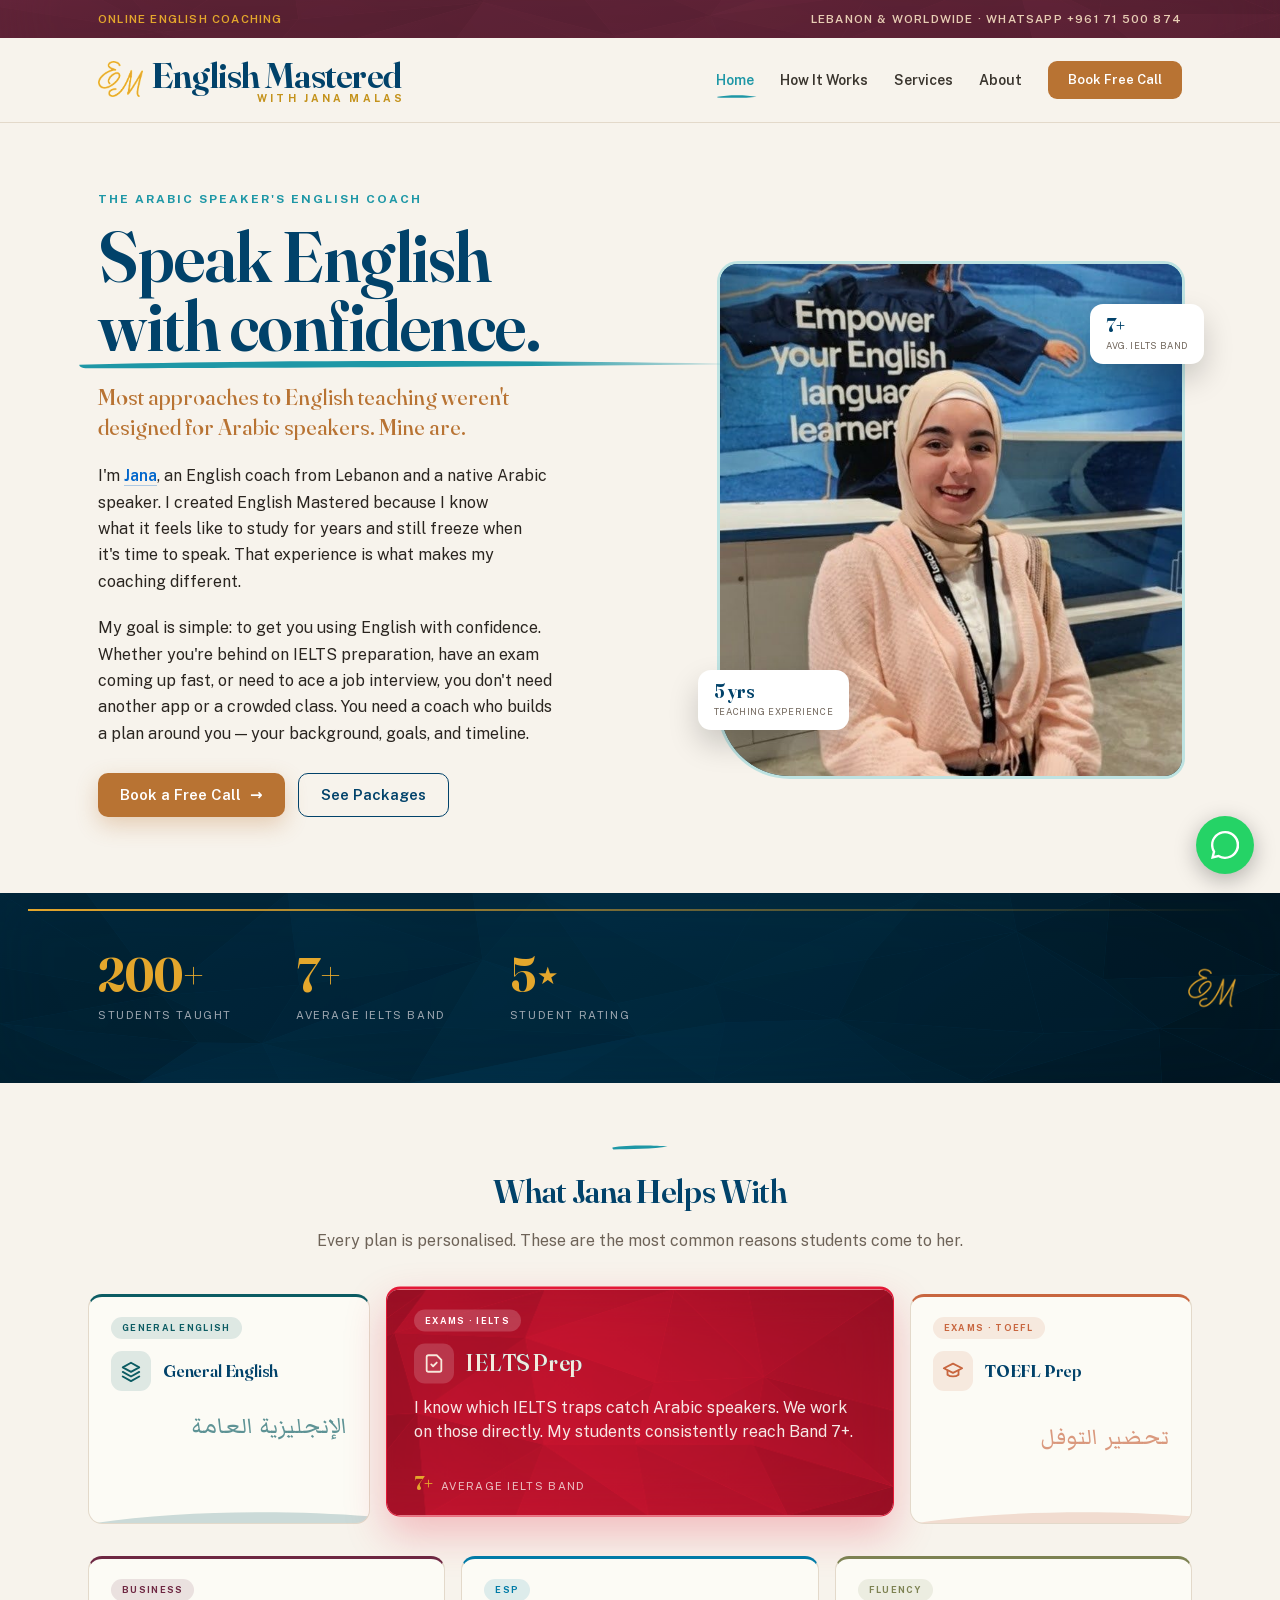
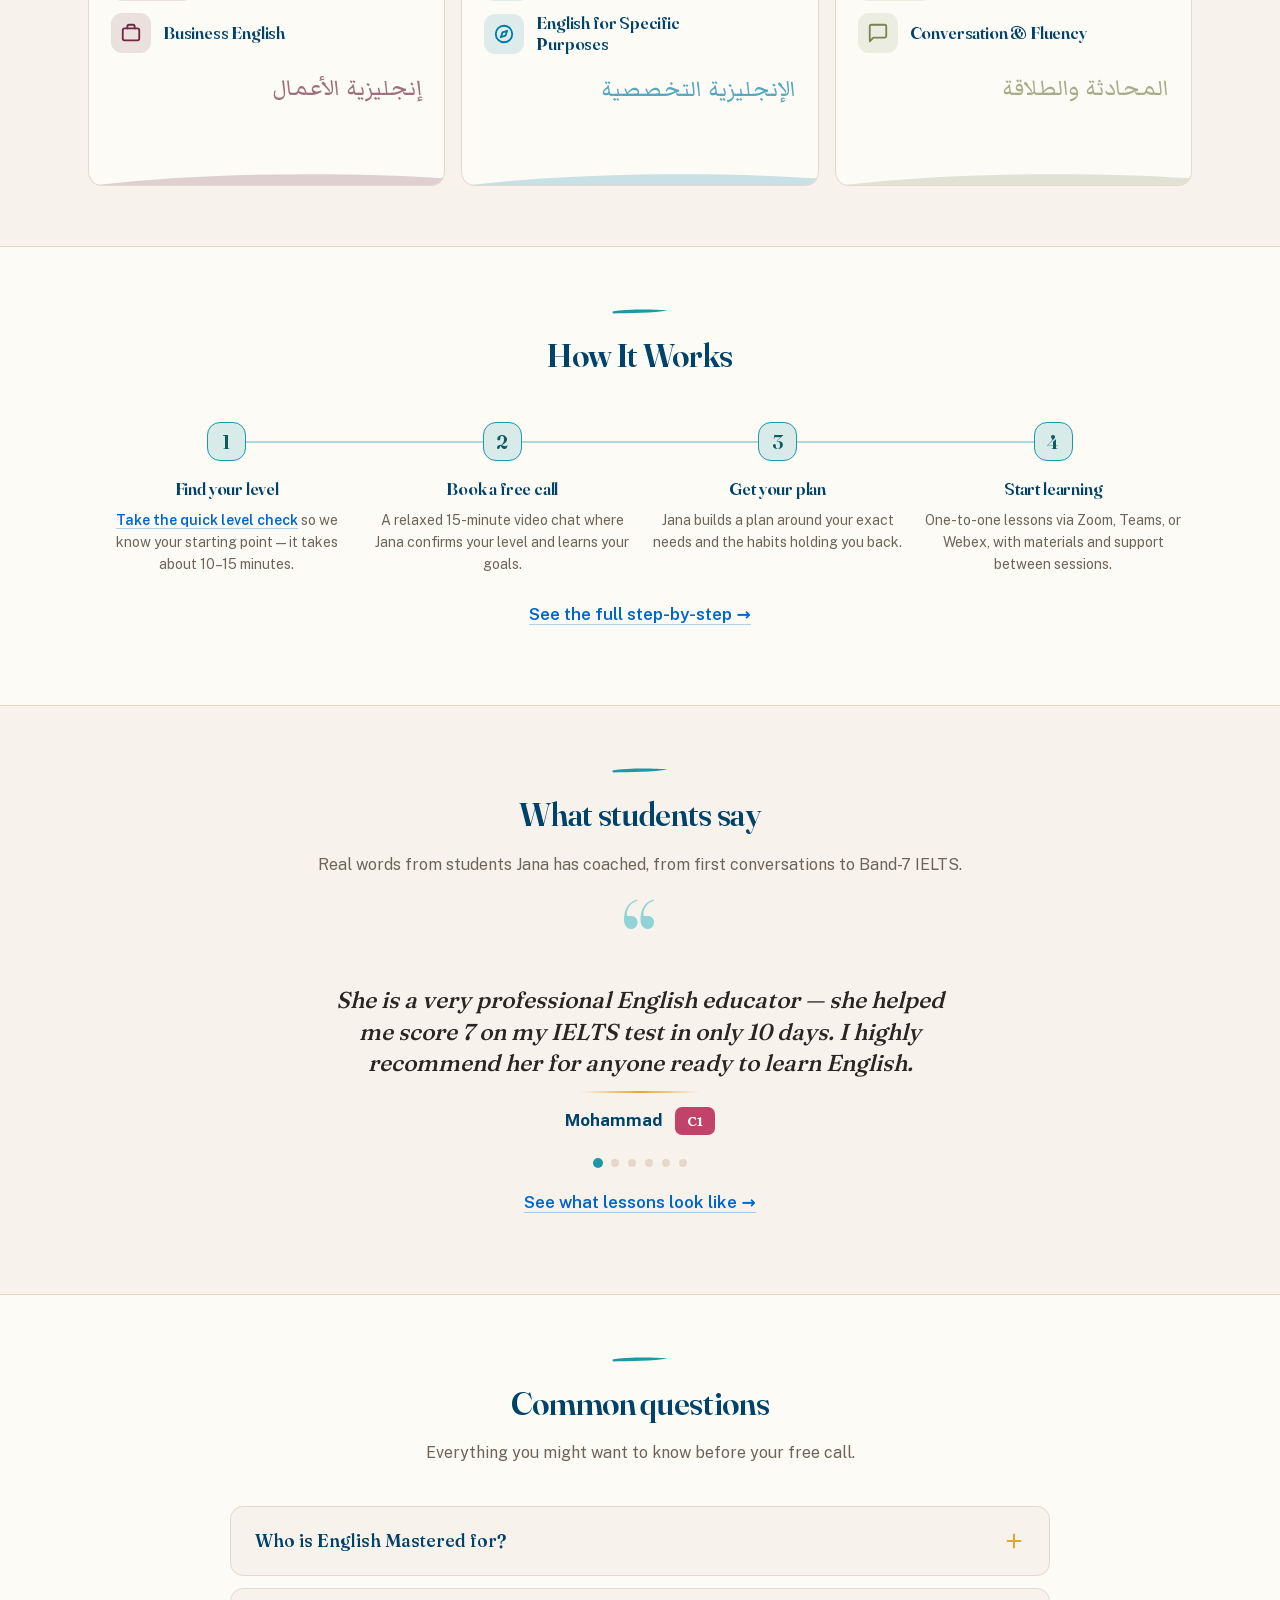
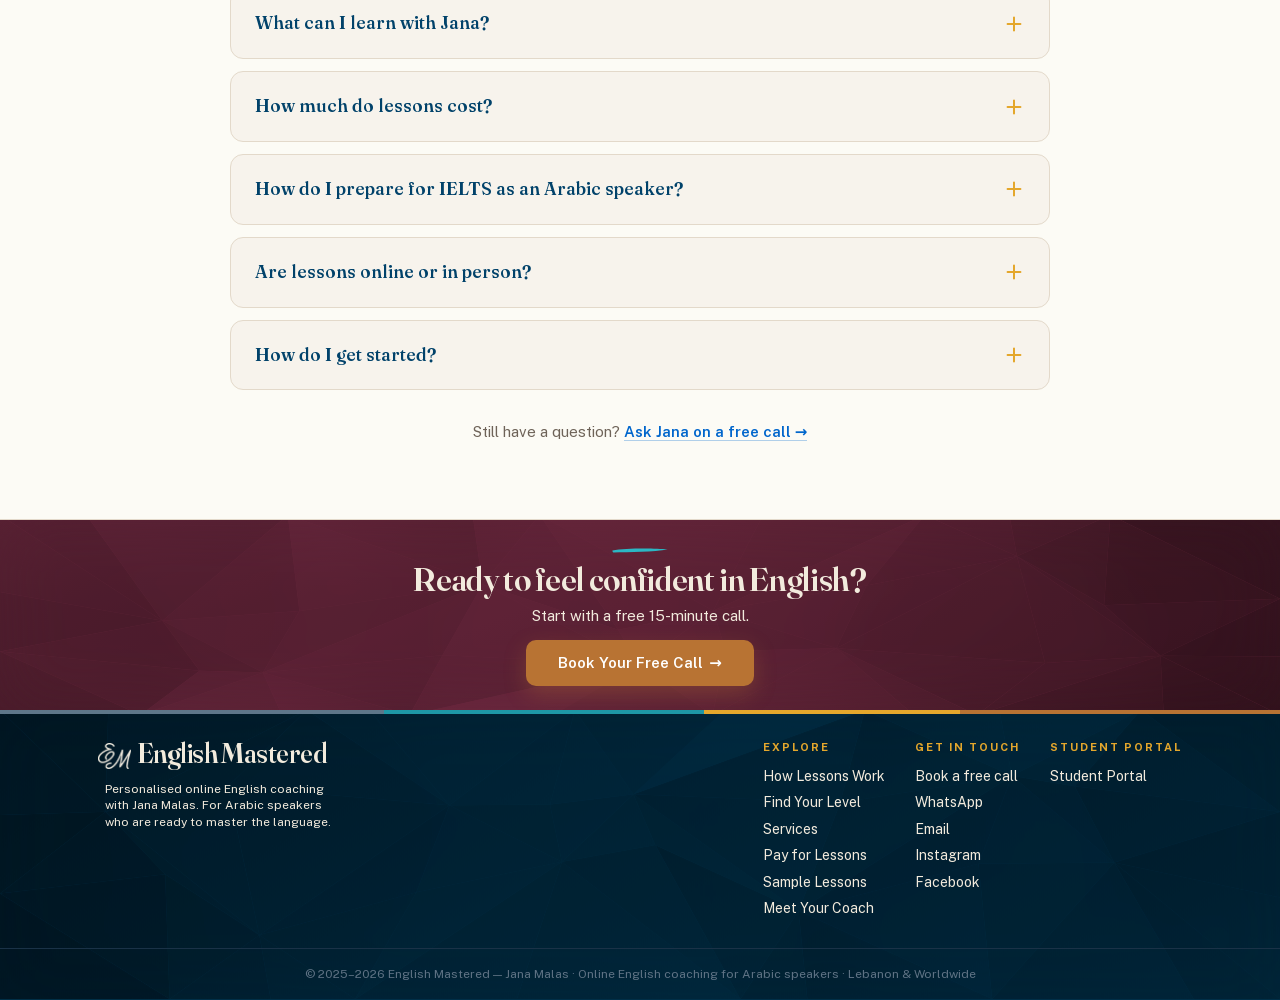
<file: index.html>
<!DOCTYPE html>
<html lang="en">
<head>
<meta charset="UTF-8">
<meta name="google-site-verification" content="yp6fk3U18fhwVXvnB2DVMy07OLGK-WpYOWBXcZxUSXw" />
<meta name="viewport" content="width=device-width, initial-scale=1.0">
<meta name="color-scheme" content="only light">
<title>English Mastered — Online English Coaching with Jana Malas</title>
<meta name="description" content="Personalised online English coaching with Jana Malas — IELTS prep, Business English, and conversational fluency for Arabic speakers. Book a free call.">
<meta property="og:type" content="website">
<meta property="og:title" content="English Mastered — Online English Coaching with Jana Malas">
<meta property="og:description" content="Personalised online English coaching with Jana Malas — IELTS prep, Business English, and conversational fluency for Arabic speakers. Book a free call.">
<meta property="og:url" content="https://englishmastered.org/">
<meta property="og:site_name" content="English Mastered">
<meta property="og:image" content="https://englishmastered.org/img/og-cover.png">
<meta property="og:image:width" content="1200">
<meta property="og:image:height" content="630">
<meta property="og:image:alt" content="English Mastered — online English coaching with Jana Malas">
<meta property="og:locale" content="en_US">
<meta name="twitter:card" content="summary_large_image">
<meta name="twitter:title" content="English Mastered — Online English Coaching with Jana Malas">
<meta name="twitter:description" content="Personalised online English coaching for Arabic speakers — IELTS prep, Business English, and conversational fluency. Book a free call.">
<meta name="twitter:image" content="https://englishmastered.org/img/og-cover.png">
<meta name="theme-color" content="#01426A">
<link rel="canonical" href="https://englishmastered.org/">
<link rel="icon" type="image/png" href="assets/em-mark-gold.png">
<link rel="preload" href="assets/fonts/Fraunces-var.woff2" as="font" type="font/woff2" crossorigin>
<link rel="preload" href="assets/fonts/PublicSans-var.woff2" as="font" type="font/woff2" crossorigin>
<link rel="preload" href="assets/fonts/MarkaziText-Arabic-var.woff2" as="font" type="font/woff2" crossorigin>
<link rel="stylesheet" href="assets/fonts.css">
<!-- Markazi Text (Arabic, used by .gc-ar on the goal cards) is now
     self-hosted too, Arabic-only subset — see assets/fonts.css. It was
     still on fonts.googleapis.com/fonts.gstatic.com after the Fraunces/
     Public Sans self-host below, same privacy-browser breakage. Do not
     re-add a Google Fonts <link> here. -->
<script type="application/ld+json">
{
  "@context": "https://schema.org",
  "@graph": [
    {
      "@type": ["Organization", "EducationalOrganization"],
      "@id": "https://englishmastered.org/#org",
      "name": "English Mastered",
      "url": "https://englishmastered.org/",
      "logo": "https://englishmastered.org/assets/em-mark-gold.png",
      "image": "https://englishmastered.org/img/og-cover.png",
      "description": "Personalised online English coaching for Arabic speakers — IELTS preparation, Business English, and conversational fluency, taught one-to-one by Jana Malas.",
      "foundingDate": "2021",
      "founder": { "@id": "https://englishmastered.org/#jana" },
      "knowsLanguage": ["en", "ar"],
      "knowsAbout": [
        "English language coaching",
        "IELTS preparation",
        "TOEFL preparation",
        "Business English",
        "English for Specific Purposes",
        "Conversational English fluency",
        "English for Arabic speakers"
      ],
      "areaServed": [
        { "@type": "Country", "name": "Lebanon" },
        { "@type": "Country", "name": "Jordan" },
        { "@type": "Country", "name": "Egypt" },
        { "@type": "Country", "name": "Saudi Arabia" },
        { "@type": "Country", "name": "United Arab Emirates" },
        { "@type": "Country", "name": "Qatar" },
        { "@type": "Country", "name": "Kuwait" }
      ],
      "sameAs": [
        "https://instagram.com/english_mastered",
        "https://www.facebook.com/profile.php?id=100077407694745"
      ],
      "contactPoint": {
        "@type": "ContactPoint",
        "contactType": "customer support",
        "telephone": "+961 71 500 874",
        "email": "jana@englishmastered.org",
        "availableLanguage": ["English", "Arabic"]
      }
    },
    {
      "@type": "Person",
      "@id": "https://englishmastered.org/#jana",
      "name": "Jana Malas",
      "jobTitle": "English Coach",
      "worksFor": { "@id": "https://englishmastered.org/#org" },
      "url": "https://englishmastered.org/about.html"
    },
    {
      "@type": "WebSite",
      "@id": "https://englishmastered.org/#website",
      "url": "https://englishmastered.org/",
      "name": "English Mastered",
      "publisher": { "@id": "https://englishmastered.org/#org" }
    }
  ]
}
</script>
<script type="application/ld+json">
{
  "@context": "https://schema.org",
  "@type": "FAQPage",
  "about": { "@id": "https://englishmastered.org/#org" },
  "isPartOf": { "@id": "https://englishmastered.org/#website" },
  "mainEntity": [
    {
      "@type": "Question",
      "name": "Who is English Mastered for?",
      "acceptedAnswer": {
        "@type": "Answer",
        "text": "English Mastered is built for Arabic-speaking students and professionals who want to improve their English. Jana is a native Arabic speaker and ESL coach from Lebanon, so she understands the specific grammar, pronunciation, and fluency challenges Arabic speakers face — because she's been through them herself."
      }
    },
    {
      "@type": "Question",
      "name": "What can I learn with Jana?",
      "acceptedAnswer": {
        "@type": "Answer",
        "text": "One-to-one coaching in General English, IELTS and TOEFL preparation, Business English, English for Specific Purposes (maritime, medical, legal, aviation), and Conversation & Fluency. Every level is welcome, from complete beginner (A1) through to advanced proficiency (C2)."
      }
    },
    {
      "@type": "Question",
      "name": "How much do lessons cost?",
      "acceptedAnswer": {
        "@type": "Answer",
        "text": "A single 60-minute lesson is $15. The 5-lesson package is $65–70 and the 10-lesson package is $115–125, depending on how you pay — paying direct (Whish, Western Union/OMT, or USDT) gets you the lower price. No contracts, no hidden fees."
      }
    },
    {
      "@type": "Question",
      "name": "How do I prepare for IELTS as an Arabic speaker?",
      "acceptedAnswer": {
        "@type": "Answer",
        "text": "IELTS prep for Arabic speakers means focusing on where Arabic and English diverge most — Writing Task 2 essay structure, Speaking fluency and pronunciation, and Reading speed. Jana builds your lessons around the exact points where Arabic speakers most often lose band score, rather than a generic IELTS syllabus."
      }
    },
    {
      "@type": "Question",
      "name": "Are lessons online or in person?",
      "acceptedAnswer": {
        "@type": "Answer",
        "text": "Every lesson is online, via Zoom, Teams, or Webex — so you can join from Lebanon, the Gulf, Europe, or anywhere else, on a timezone that suits you."
      }
    },
    {
      "@type": "Question",
      "name": "How do I get started?",
      "acceptedAnswer": {
        "@type": "Answer",
        "text": "Take the free level test to estimate your CEFR level, then book a free 15-minute call with Jana to talk through your goals. No payment, no commitment — just a conversation to map out your plan."
      }
    }
  ]
}
</script>
<style>
  :root{
    --navy:#01426A; --navy-deep:#013049; --teal:#1E97A6; --teal-bright:#2BB7C4;
    --caramel:#B87333; --paper:#F7F3EC; --pearl:#FCFBF5; --gold:#E4A72C;
    --text:#2A2520; --muted:#6E6358; --border:#E3D9CA; --on-deep:#F2EBDD; --on-deep-mute:#9DA7B1;
    --gen:#0C5C63; --exam:#E31837; --biz:#6E2742; --conv:#7D8252; --grp:#9E472A;
  }
  *{box-sizing:border-box}
  html{scroll-behavior:smooth}
  body{margin:0;font-family:'Public Sans',system-ui,sans-serif;color:var(--text);background:var(--paper);font-size:17px;line-height:1.6;}
  .wrap{max-width:1140px;margin:0 auto;padding:0 28px;}
  #services .wrap{max-width:1160px;}
  .fr{font-family:'Fraunces',Georgia,serif;font-optical-sizing:auto;font-variation-settings:'opsz' 144,'wght' 620,'SOFT' 10,'WONK' 1;}
  h1,h2,h3{font-family:'Fraunces',Georgia,serif;font-optical-sizing:auto;font-variation-settings:'opsz' 144,'wght' 620,'SOFT' 10,'WONK' 1;color:var(--navy);margin:0;letter-spacing:-.01em;}
  .wonk{font-variation-settings:'opsz' 144,'wght' 620,'SOFT' 10,'WONK' 1;}
  a{color:inherit;text-decoration:none;}
  .tlink{color:#0066CC;font-weight:600;border-bottom:1.5px solid rgba(0,102,204,.3);}
  .kicker{font-size:12px;font-weight:700;letter-spacing:2px;text-transform:uppercase;color:var(--teal);}
  .dash{width:54px;height:0;border:0;margin:0;}
  .brushwing{display:block;}
  /* brandbar */
  .brandbar{position:relative;background:#6E2940;color:#E7CDB4;overflow:hidden;}
  
  .brandbar .wrap{position:relative;display:flex;justify-content:space-between;align-items:center;height:38px;font-size:11.5px;font-weight:600;letter-spacing:1.2px;text-transform:uppercase;}
  .brandbar .kc{color:var(--gold);}
  .brandbar a{color:#E7CDB4;}
  /* nav */
  nav{background:var(--paper);border-bottom:1px solid var(--border);position:sticky;top:0;z-index:50;}
  .nav-inner{display:flex;align-items:center;justify-content:space-between;height:84px;}
  /* lockup — EM-wordmark-spec v6.2 · light_desktop, F=36. Colours are the frozen spec
     literals (#01426A / #C4921B), deliberately not --navy/--gold, so the lockup cannot
     drift if a token changes. Geometry is derived — do not round or tidy. */
  .brand{display:flex;align-items:flex-start;gap:8.10px;}
  .brand img{display:block;flex:none;width:44.71px;height:35.78px;margin-top:4.50px;filter:none;}
  .brand-text{font-family:'Fraunces',serif;font-weight:640;font-variation-settings:'opsz' 144,'SOFT' 10,'WONK' 1;font-size:36px;line-height:1;letter-spacing:-.02em;color:#01426A;white-space:nowrap;display:inline-block;}
  .brand-sub{display:block;font-family:'Public Sans',sans-serif;font-variation-settings:normal;font-weight:700;font-size:10.46px;letter-spacing:.30em;text-transform:uppercase;color:#C4921B;text-align:right;margin-top:-0.42px;margin-right:-3.92px;line-height:1;}
  .nav-links{display:flex;align-items:center;gap:26px;font-size:14px;font-weight:600;}
  .nav-links a{color:#3a352e;position:relative;padding:6px 0;}
  .nav-links a.active{color:var(--teal);}
  .nav-links a.active svg{position:absolute;left:0;bottom:-2px;}
  .nav-cta{background:var(--caramel)!important;color:#fff!important;padding:9px 20px!important;font-size:13px;border-radius:9px;}
  .nav-toggle-cb{display:none;}
  .nav-toggle{display:none;}
  nav{transition:box-shadow .2s ease,border-color .2s ease;}
  nav::after{content:"";position:absolute;left:0;right:0;bottom:-3px;height:3px;background:linear-gradient(90deg,#5E7689 0 30%,#1E97A6 30% 55%,#E4A72C 55% 75%,#B87333 75% 100%);transform:scaleX(0);transform-origin:left;transition:transform .8s cubic-bezier(.22,.61,.36,1);pointer-events:none;}
  nav.scrolled::after{transform:scaleX(1);}
  nav.scrolled{border-bottom-color:transparent;box-shadow:0 10px 26px rgba(1,48,73,.06);}
  .nav-inner{transition:height .2s ease;}
  nav.scrolled .nav-inner{height:68px;}
  /* lockup — scrolled: light_desktop rendered at F=29 (cap 20.30). Geometry scales x 29/36.
     .brand-sub margin-right is NOT scaled — it is recomputed for the string "with Jana Malas"
     via constants.subline.x_align.formula at F=29: -0.42050 - 2.93658 + 0.20300 = -3.15408. */
  .brand{transition:gap .2s ease;}
  .brand img{transition:width .2s ease,height .2s ease,margin-top .2s ease;}
  .brand-text{transition:font-size .2s ease;}
  .brand-sub{transition:font-size .2s ease,margin-top .2s ease,margin-right .2s ease;}
  /* Scoped to >=861px on purpose. "nav.scrolled .brand img" (0,2,2) outranks the
     mobile ".brand img" (0,1,1) even from inside the max-width:860px block, so
     unscoped these would drag F=29 desktop geometry onto phones and produce a
     29px wordmark at opsz 80 - a state the spec does not define. Mobile is
     light_mobile at F=28 in every scroll position. */
  @media(min-width:861px){
    nav.scrolled .brand{gap:6.53px;}
    nav.scrolled .brand img{width:36.01px;height:28.83px;margin-top:3.63px;}
    nav.scrolled .brand-text{font-size:29px;}
    nav.scrolled .brand-sub{font-size:8.42px;margin-top:-0.34px;margin-right:-3.15px;}
  }
  /* buttons */
  .btn{display:inline-flex;align-items:center;justify-content:center;gap:9px;font-size:15px;font-weight:600;height:44px;padding:0 22px;box-sizing:border-box;white-space:nowrap;border-radius:10px;cursor:pointer;transition:transform .15s;}
  .btn:hover{transform:translateY(-2px);}
  .btn-primary{background:var(--caramel);color:#fff;box-shadow:0 8px 22px rgba(184,115,51,.3);}
  .btn-ghost{border:1.6px solid var(--navy);color:var(--navy);}
  .btn-block{display:flex;justify-content:center;width:100%;min-width:0;}
  /* hero */
  .hero{background:var(--paper);padding:70px 0 76px;}
  .hero-grid{display:grid;grid-template-columns:1.15fr .92fr;gap:44px;align-items:center;position:relative;}
  .hero-grid>div:first-child{position:relative;z-index:3;}
  .hero-visual{z-index:2;}
  .hero-sweep{position:absolute;left:0;top:164px;width:60%;height:14px;z-index:1;pointer-events:none;clip-path:inset(-20px 100% -20px 0);}
  .hero-sweep.drawn{clip-path:inset(-20px 0 -20px 0);transition:clip-path 1.05s cubic-bezier(.19,.6,.28,1);}
  .hero .rise{opacity:0;transform:translateY(14px);}
  .hero.entered .rise{opacity:1;transform:none;transition:opacity .55s cubic-bezier(.22,.61,.36,1) var(--rd,0ms),transform .55s cubic-bezier(.22,.61,.36,1) var(--rd,0ms);}
  @media(prefers-reduced-motion:reduce){.hero .rise{opacity:1;transform:none;}.hero-sweep{clip-path:none;}.hero-sweep.drawn{transition:none;}}
  .hero .kicker{margin-top:-3px;}
  .hero h1{font-size:70px;line-height:.98;margin:14px 0 0;letter-spacing:-.5px;}
  .hero .sub{font-family:'Fraunces',serif;font-variation-settings:'opsz' 144,'wght' 500,'WONK' 1;font-size:23px;line-height:1.3;color:#B87333;max-width:32ch;margin:23px 0 0;text-wrap:balance;}
  .hero .lead{font-size:16px;line-height:1.65;color:var(--text);max-width:28.5em;margin:20px 0 0;text-wrap:pretty;}
  .btns{display:flex;gap:13px;flex-wrap:wrap;margin-top:26px;}
  .hero-visual{position:relative;margin-top:30px;}
  .photo-panel{position:relative;height:512px;border-radius:18px 18px 18px 70px;overflow:hidden;background:#0a5572;box-shadow:0 0 0 3px rgba(43,183,196,.28);}
  .photo-img{width:100%;height:100%;object-fit:cover;}
  .photo-badge{position:absolute;left:14px;top:14px;width:34px;height:34px;border-radius:50%;background:#fff;display:flex;align-items:center;justify-content:center;box-shadow:0 4px 12px rgba(0,0,0,.2);}
  .chip{position:absolute;background:#fff;border-radius:13px;padding:11px 16px;box-shadow:0 14px 30px rgba(0,0,0,.18);}
  .chip .big{font-family:'Fraunces',serif;font-variation-settings:'opsz' 144,'wght' 660,'WONK' 1;font-size:20px;color:var(--navy);line-height:1;}
  .chip .lbl{font-size:9px;letter-spacing:.6px;text-transform:uppercase;color:var(--muted);margin-top:4px;}
  .chip-1{right:-22px;top:40px;}
  .chip-2{left:-22px;bottom:46px;}
  /* sections */
  .block{padding:60px 0;}
  .section-head{text-align:center;max-width:none;margin:0 auto 40px;}
  .section-head h2{font-size:34px;margin:14px 0 10px;}
  .section-head p{color:var(--muted);font-size:16px;margin:0;white-space:nowrap;}
  .section-head .brushwing{margin:0 auto;}
  /* service cards */
  .cards{display:grid;grid-template-columns:repeat(3,1fr);gap:16px;}
  /* goal spotlight cards (v2 finals) */
  .cards{display:flex;flex-direction:column;}
  .grow-row{display:grid;grid-template-columns:1fr 1fr 1fr;gap:16px;transition:grid-template-columns .73s cubic-bezier(.22,.61,.36,1);}
  .grow-row+.grow-row{margin-top:16px;}
  .gcard{position:relative;overflow:hidden;background:var(--pearl);border:1px solid var(--border);border-top:3px solid var(--c);border-radius:14px;padding:20px 22px;height:230px;cursor:pointer;transition:box-shadow .73s ease,border-color .73s ease,transform .73s ease,padding .73s cubic-bezier(.22,.61,.36,1);}
  .gcard.on{border-color:var(--c);box-shadow:0 18px 40px color-mix(in srgb,var(--c) 25%,transparent);transform:translateY(-7.5px);padding:20px 27px;}
  .gcard .peek{position:absolute;left:0;right:0;bottom:-1px;width:100%;height:24px;opacity:.2;transition:opacity .32s ease;z-index:0;pointer-events:none;}
  .gcard.on .peek{opacity:0;}
  .gcard .flood{position:absolute;inset:0;opacity:0;transition:opacity .32s ease;z-index:1;pointer-events:none;}
  .gcard.on .flood{opacity:1;}
  .gc-body{position:relative;z-index:2;display:flex;flex-direction:column;height:100%;}
  .gc-top{display:flex;align-items:flex-start;justify-content:space-between;gap:8px;}
  .gc-tag{align-self:flex-start;position:relative;font-size:9px;font-weight:700;letter-spacing:1.3px;text-transform:uppercase;padding:4px 11px;border-radius:20px;color:var(--c);background:color-mix(in srgb,var(--c) 12%,transparent);transition:background .66s ease;}
  .gcard.on .gc-tag{background:rgba(255,255,255,.18);}
  .gc-num{font-family:'Fraunces',serif;font-variation-settings:'opsz' 144,'wght' 640,'WONK' 1;font-size:13px;line-height:1.6;color:color-mix(in srgb,var(--c) 50%,transparent);transition:color .32s ease;}
  .gcard.on .gc-num{color:rgba(252,251,245,.55);}
  .gc-head{display:flex;align-items:center;gap:12px;margin-top:12px;}
  .gc-icon{width:40px;height:40px;flex:none;position:relative;border-radius:11px;display:flex;align-items:center;justify-content:center;background:color-mix(in srgb,var(--c) 12%,transparent);color:var(--c);transition:background .66s ease;}
  .gc-icon svg{width:22px;height:22px;display:block;}
  .gc-ov{position:absolute;inset:0;color:#F2EBDD;pointer-events:none;opacity:0;-webkit-mask-image:linear-gradient(105deg,#000 40%,rgba(0,0,0,0) 60%);mask-image:linear-gradient(105deg,#000 40%,rgba(0,0,0,0) 60%);-webkit-mask-size:250% 100%;mask-size:250% 100%;-webkit-mask-repeat:no-repeat;mask-repeat:no-repeat;-webkit-mask-position:100% 0%;mask-position:100% 0%;transition:opacity .3s ease,-webkit-mask-position 1ms linear .35s,mask-position 1ms linear .35s;}
  .gc-tag .gc-ov{padding:4px 11px;box-sizing:border-box;color:#fff;}
  .gc-icon .gc-ov{display:flex;align-items:center;justify-content:center;}
  .gcard.on .gc-ov{opacity:1;-webkit-mask-position:0% 0%;mask-position:0% 0%;transition:opacity 1ms,-webkit-mask-position 1.25s cubic-bezier(.4,0,.2,1),mask-position 1.25s cubic-bezier(.4,0,.2,1);}
  .gcard.on h3 .gc-ov{transition:opacity 1ms,-webkit-mask-position 1.25s cubic-bezier(.4,0,.2,1) .12s,mask-position 1.25s cubic-bezier(.4,0,.2,1) .12s;}
  .gcard.on .gc-icon .gc-ov{transition:opacity 1ms,-webkit-mask-position 1.25s cubic-bezier(.4,0,.2,1) .24s,mask-position 1.25s cubic-bezier(.4,0,.2,1) .24s;}
  .gcard.on .gc-icon{background:rgba(255,255,255,.16);}
  .gcard h3{font-size:18px;line-height:1.15;margin:0;color:#01426A;position:relative;flex-shrink:0;transform-origin:left center;transition:transform .73s cubic-bezier(.22,.61,.36,1);}
  .gcard.on h3{transform:scale(1.3);}
  .gc-ar{font-family:'Markazi Text',serif;font-size:28px;line-height:1.5;color:color-mix(in srgb,var(--c) 66%,transparent);margin:auto 0 0;text-align:right;}
  .gcard.on .gc-ar{display:none;}
  .gc-desc{font-size:16px;line-height:1.45;text-wrap:pretty;flex-shrink:0;color:rgba(252,251,245,.92);margin:12px 0 0;display:none;-webkit-box-orient:vertical;-webkit-line-clamp:4;overflow:hidden;opacity:0;}
  .gcard.on .gc-desc{display:-webkit-box;opacity:1;transition:opacity .51s ease .26s;}
  .gc-stat{display:flex;align-items:baseline;gap:8px;margin-top:auto;}
  .gc-sv,.gc-sl{opacity:0;transform:translateY(8px);transition:opacity .44s ease,transform .44s ease;}
  .gcard.on .gc-sv{opacity:1;transform:none;transition:opacity .44s ease .51s,transform .44s ease .51s;}
  .gcard.on .gc-sl{opacity:1;transform:none;transition:opacity .44s ease .77s,transform .44s ease .77s;}
  .gc-sv{font-family:'Fraunces',serif;font-variation-settings:'opsz' 144,'wght' 660,'WONK' 1;font-size:20px;line-height:1.15;color:var(--gold);}
  .gc-sv.small{font-size:20px;}
  .gc-sl{font-size:11px;letter-spacing:1.3px;text-transform:uppercase;color:rgba(252,251,245,.75);}
  @media(max-width:860px){
    .grow-row{grid-template-columns:1fr!important;}
    .gcard{height:auto;}
  }
  /* how it works */
  .steps{display:grid;grid-template-columns:repeat(4,1fr);gap:18px;}
  .step{position:relative;text-align:center;}
  .step-num{width:39px;height:39px;border-radius:13px;background:#D8EBE8;border:1.5px solid var(--teal);color:#0C5C63;font-family:'Fraunces',serif;font-variation-settings:'opsz' 144,'wght' 640,'WONK' 1;font-size:20px;line-height:1;display:flex;align-items:center;justify-content:center;position:relative;z-index:1;margin:0 auto 14px;}
  .step::after{content:"";position:absolute;left:calc(50% + 19.5px);top:18.75px;width:calc(100% - 21px);height:1.5px;background:rgba(30,151,166,.35);}
  .steps .step:last-child::after{display:none;}
  .step h3{font-size:18px;margin:0 0 6px;}
  .step p{font-size:14px;line-height:1.55;color:var(--muted);margin:0;}
  /* stats band */
  .band{position:relative;overflow:hidden;background:var(--navy-deep);min-height:190px;display:flex;align-items:center;}
  
  .band::after{content:"";position:absolute;left:0;right:0;top:0;height:50%;}
  .band .hairline{position:absolute;left:28px;right:28px;top:16px;height:2px;background:linear-gradient(90deg,var(--gold),transparent);z-index:2;}
  .band .em-wm{position:absolute;right:34px;top:50%;transform:translateY(-50%);z-index:2;}
  .stats{position:relative;z-index:3;display:flex;gap:64px;padding:0 28px;width:100%;}
  .stat .num{font-family:'Fraunces',serif;font-variation-settings:'opsz' 144,'wght' 660,'WONK' 1;font-size:48px;color:var(--gold);line-height:1;}
  .stat .lbl{font-size:11px;letter-spacing:1.6px;text-transform:uppercase;color:var(--on-deep-mute);margin-top:8px;}
  /* testimonials */
  .alt{background:var(--pearl);border-top:1px solid var(--border);border-bottom:1px solid var(--border);}
  .trotate{position:relative;max-width:720px;margin:0 auto;text-align:center;display:flex;flex-direction:column;justify-content:space-between;min-height:250px;}
  .trot-mark{font-family:'Fraunces',serif;font-size:120px;line-height:.55;color:var(--teal-bright);opacity:.5;height:44px;}
  .trot-quote{font-family:'Fraunces',serif;font-style:italic;font-variation-settings:'wght' 500,'WONK' 1;font-size:23px;line-height:1.35;color:var(--text);margin:0 0 12px;text-wrap:balance;}
  .trot-meta{display:flex;align-items:center;justify-content:center;gap:12px;position:relative;padding-top:16px;margin-top:4px;}
  .trot-meta::before{content:"";position:absolute;top:0;left:50%;transform:translateX(-50%);width:120px;height:2px;background:linear-gradient(90deg,transparent,var(--gold),transparent);}
  .trot-name{font-weight:700;color:var(--navy);}
  .lvl-pill{display:inline-block;padding:4px 12px;border-radius:7px;color:#fff;font-family:'Fraunces',serif;font-variation-settings:'wght' 640;font-size:13px;}
  .lvl-pill.c1{background:#C2426A;} .lvl-pill.b2{background:#9A3F8C;} .lvl-pill.b1{background:#6A4FB0;}
  .trot-stage{transition:opacity .5s ease;min-height:150px;}
  .trot-stage.fade{opacity:0;}
  .trot-item{display:none;} .trot-item.on{display:block;}
  .trot-dots{display:flex;gap:9px;justify-content:center;margin-top:0;}
  .trot-dot{width:8px;height:8px;border-radius:50%;background:var(--border);border:0;padding:0;cursor:pointer;transition:background .2s,transform .2s;}
  .trot-dot.on{background:var(--teal);transform:scale(1.25);}
  .wa-btn{position:fixed;bottom:26px;right:26px;width:58px;height:58px;background:#25d366;border-radius:50%;display:flex;align-items:center;justify-content:center;box-shadow:0 6px 22px rgba(0,0,0,.28);z-index:200;transition:transform .2s;}
  .wa-btn:hover{transform:scale(1.1);}
  
  /* cta */
  .cta-band{position:relative;overflow:hidden;background:#6E2940;color:var(--on-deep);text-align:center;min-height:190px;display:flex;align-items:center;}
  
  .cta-band .btn{width:auto;min-width:0;height:46px;padding:0 32px;}
  .cta-inner{position:relative;z-index:1;padding:0 28px;width:100%;}
  .cta-band h2{color:var(--on-deep);font-size:34px;line-height:1.05;margin:8px 0 6px;white-space:nowrap;}
  .cta-band p{color:var(--on-deep);margin:0 0 12px;font-size:15px;}
  .cta-band .brushwing{margin:0 auto;height:9px;}
  .cta-band .brushwing{margin:0 auto;}
  .cta-band .btn-primary span{margin-left:-3px;}
  /* faq */
  .faq-wrap{max-width:820px;margin:0 auto;}
  .faq-item{border:1px solid var(--border);border-radius:13px;background:var(--paper);margin-bottom:12px;overflow:hidden;transition:border-color .2s ease,box-shadow .2s ease;}
  .faq-item[open]{border-color:var(--teal);box-shadow:0 10px 26px rgba(1,66,106,.07);}
  .faq-item summary{list-style:none;cursor:pointer;padding:20px 24px;display:flex;align-items:center;justify-content:space-between;gap:16px;font-family:'Fraunces',Georgia,serif;font-variation-settings:'opsz' 60,'wght' 580,'SOFT' 10,'WONK' 1;font-size:18px;color:var(--navy);}
  .faq-item summary::-webkit-details-marker{display:none;}
  .faq-item summary:hover{color:var(--teal);}
  .faq-item summary:focus-visible{outline:2px solid var(--teal);outline-offset:3px;border-radius:8px;}
  .faq-ico{flex:0 0 auto;width:22px;height:22px;color:var(--gold);transition:transform .25s ease;}
  .faq-item[open] .faq-ico{transform:rotate(45deg);}
  .faq-body{padding:0 24px 22px;color:var(--text);font-size:16px;line-height:1.62;}
  .faq-body p{margin:0;}
  .faq-cta{text-align:center;margin-top:30px;font-size:15px;color:var(--muted);}
  @media(max-width:640px){
    .faq-item summary{font-size:16px;padding:17px 18px;}
    .faq-body{padding:0 18px 19px;font-size:14.5px;}
  }
  /* footer */
  footer{position:relative;background:#013049;color:var(--on-deep-mute);overflow:hidden;}
  
  footer>*{position:relative;z-index:1;}
  .foot-rule{height:4px;background:linear-gradient(90deg,#5E7689 0 30%,var(--teal) 30% 55%,var(--gold) 55% 75%,var(--caramel) 75% 100%);}
  .foot-inner{display:flex;justify-content:space-between;flex-wrap:wrap;gap:24px;padding:25px 28px;}
  .foot-brand-col{display:flex;flex-direction:column;max-width:24em;}
  /* lockup - spec v6.2 `dark`, F=28 (cap 19.60), mapped onto the footer's own class
     names: .brand -> .foot-brand, .brand img -> .foot-brand img, .brand-text -> .b1.
     Mark is the cream cut and carries the x0.94 reversed compensation (26.16 vs the
     light 27.83 at the same F). Wordmark weight is 615, not 640 - type opens up on
     dark. No subline on dark grounds. Colour is the frozen spec literal, not --on-deep. */
  .foot-brand{display:flex;align-items:flex-start;gap:6.29px;}
  .foot-brand img{display:block;flex:none;width:32.68px;height:26.16px;margin-top:3.51px;filter:none;}
  .foot-brand .b1{font-family:'Fraunces',serif;font-weight:615;font-variation-settings:'opsz' 144,'SOFT' 10,'WONK' 1;font-size:28px;line-height:1;letter-spacing:-.02em;color:#F2EBDD;white-space:nowrap;display:inline-block;}
  .foot-tag{font-size:12px;line-height:1.4;color:var(--on-deep);margin:9px 0 0 7px;max-width:234px;}
  .foot-links{display:flex;gap:30px;font-size:14px;}
  .foot-col h4{font-family:'Public Sans';font-size:11px;font-weight:700;letter-spacing:2px;text-transform:uppercase;color:var(--gold);margin:0 0 8px;}
  .foot-col a{display:block;color:var(--on-deep);margin-bottom:4px;}
  .copyright{border-top:1px solid #1a3247;padding:15.5px 28px;font-size:12px;color:#5f7385;text-align:center;}
  @media(max-width:860px){
    .step::after{display:none;}
    .hero-grid{grid-template-columns:1fr;gap:34px;}
    .hero h1{font-size:44px;}
    .cards{grid-template-columns:1fr;}
    .steps{grid-template-columns:1fr 1fr;gap:24px;}
    .chip-1{right:6px;}
    .chip-2{left:6px;}
    .section-head p{white-space:normal;}
    .band{min-height:auto;padding:46px 0 30px;}
    .band .hairline{top:18px;}
    .band .em-wm{display:none;}
    .stats{gap:22px 44px;flex-wrap:wrap;}
    .trotate{min-height:auto;}
    .trot-quote{font-size:22px;}
    .trot-dots{margin-top:18px;}
    .cta-band{min-height:auto;padding:52px 0;}
    .cta-band h2{white-space:normal;font-size:28px;}
    /* lockup - spec v6.2 light_mobile, F=28 (cap 19.60). Only the deltas from the
       base F=36 rules; font-variation-settings is non-additive so it is restated
       in full to keep SOFT 10. letter-spacing stays .30em from the base rule (it
       is relative, so it tracks font-size). margin-right is the spec's published
       value - see the opsz caveat in the handover notes. */
    .brand{gap:6.29px;}
    .brand img{width:34.77px;height:27.83px;margin-top:3.50px;}
    .brand-text{font-size:28px;font-variation-settings:'opsz' 80,'SOFT' 10,'WONK' 1;}
    .brand-sub{font-size:8.13px;margin-top:-0.33px;margin-right:-3.05px;}
    .brandbar .wrap{flex-direction:column;height:auto;gap:1px;padding-top:5px;padding-bottom:5px;font-size:9.5px;letter-spacing:.4px;text-align:center;line-height:1.35;justify-content:center;}
    .nav-toggle{display:flex;flex-direction:column;justify-content:center;gap:5px;width:44px;height:44px;cursor:pointer;margin-right:-6px;}
    .nav-toggle span{display:block;width:26px;height:2px;background:var(--navy);border-radius:2px;transition:transform .25s ease,opacity .2s ease;}
    .nav-toggle-cb:checked ~ .nav-toggle span:nth-child(1){transform:translateY(7px) rotate(45deg);}
    .nav-toggle-cb:checked ~ .nav-toggle span:nth-child(2){opacity:0;}
    .nav-toggle-cb:checked ~ .nav-toggle span:nth-child(3){transform:translateY(-7px) rotate(-45deg);}
    .nav-links{position:absolute;top:100%;left:0;right:0;flex-direction:column;align-items:stretch;gap:0;background:var(--paper);border-bottom:1px solid var(--border);box-shadow:0 18px 30px rgba(1,48,73,.10);padding:0 28px;max-height:0;overflow:hidden;opacity:0;pointer-events:none;transition:max-height .32s ease,opacity .22s ease,padding .32s ease;}
    .nav-toggle-cb:checked ~ .nav-links{max-height:460px;opacity:1;pointer-events:auto;padding:6px 28px 14px;}
    .nav-links a{padding:13px 2px;border-bottom:1px solid rgba(227,217,202,.7);font-size:16px;width:100%;}
    .nav-links a.active svg{display:none;}
    .nav-links a:last-child{border-bottom:0;}
    .nav-cta{align-self:flex-start;width:auto;margin-top:12px;padding:11px 22px!important;border-radius:9px;}
  }
</style>
<style id="em-mobile-fix">
/* mobile layout fixes */
html,body{overflow-x:clip}
@media(max-width:900px){ .step .crow::before{display:none!important} }
@media(max-width:860px){
  .section-head p,.cta-band h2,.page-hero p{white-space:normal!important}
}
@media(max-width:640px){
  .brandbar .kc{display:none}
  .brandbar .wrap{justify-content:center}
}
</style>
</head>
<body>

<!-- BRAND BAR -->
<div class="brandbar" data-em-mosaic="surf-bar" data-em-color="#6E2940">
  <div class="wrap">
    <span class="kc">Online English Coaching</span>
    <span>Lebanon &amp; Worldwide&nbsp;·&nbsp;<a href="https://wa.me/96171500874" target="_blank" rel="noopener">WhatsApp +961 71 500 874</a></span>
  </div>
</div>

<!-- NAV -->
<nav>
  <div class="wrap nav-inner">
    <a class="brand" href="index.html">
      <img src="assets/mono-gold-d12@3x.png" alt="">
      <span class="brand-text">English Mastered<span class="brand-sub">with Jana Malas</span></span>
    </a>
    <input type="checkbox" id="navtoggle" class="nav-toggle-cb" aria-label="Open menu">
    <label class="nav-toggle" for="navtoggle" aria-hidden="true"><span></span><span></span><span></span></label>
    <div class="nav-links">
      <a href="index.html" class="active">Home<svg viewBox="0 0 60 8" width="42" height="6"><path d="M2 5 C 16 2 44 2 58 5 C 44 7 18 7 2 6 Z" fill="#1E97A6"></path></svg></a>
      <a href="start.html">How It Works</a>
      <a href="services.html">Services</a>
      <a href="about.html">About</a>
      <a href="book.html" class="nav-cta">Book Free Call</a>
    </div>
  </div>
</nav>

<!-- HERO -->
<header class="hero">
  <div class="wrap hero-grid">
    <div>
      <p class="kicker rise" style="--rd:0ms">The Arabic Speaker's English Coach</p>
      <h1 class="wonk rise" id="heroH1" style="--rd:80ms">Speak English<br>with confidence.</h1>
      <p class="sub rise" style="--rd:160ms">Most approaches to English teaching weren't designed for Arabic speakers. Mine are.</p>
      <p class="lead rise" style="--rd:240ms">I'm <a class="tlink" href="about.html">Jana</a>, an English coach from Lebanon and a native Arabic speaker. I created English Mastered because I know what it feels like to study for years and still freeze when it's time to speak. That experience is what makes my coaching different.</p>
      <p class="lead rise" style="--rd:320ms">My goal is simple: to get you using English with confidence. Whether you're behind on IELTS preparation, have an exam coming up fast, or need to ace a job interview, you don't need another app or a crowded class. You need a coach who builds a plan around you — your background, goals, and timeline.</p>
      <div class="btns rise" style="--rd:400ms">
        <a href="book.html" class="btn btn-primary">Book a Free Call <span>→</span></a>
        <a href="services.html" class="btn btn-ghost">See Packages</a>
      </div>
    </div>
        <div class="hero-visual">
      <div class="photo-panel">
        <img src="assets/jana-hero.jpg" alt="Jana Malas, English coach" class="photo-img" fetchpriority="high" style="object-position:center 28%;">
      </div>
      <div class="chip chip-1"><div class="big">7+</div><div class="lbl">Avg. IELTS band</div></div>
      <div class="chip chip-2"><div class="big">5 yrs</div><div class="lbl">Teaching experience</div></div>
    </div>
    <div class="hero-sweep" id="heroSweep"><svg viewBox="0 0 220 16" preserveAspectRatio="none" style="display:block;width:100%;height:100%"><defs><linearGradient id="sweepFade" x1="0" y1="0" x2="1" y2="0"><stop offset="0" stop-color="#1E97A6"></stop><stop offset=".68" stop-color="#1E97A6"></stop><stop offset=".9" stop-color="#1E97A6" stop-opacity=".38"></stop><stop offset="1" stop-color="#1E97A6" stop-opacity=".07"></stop></linearGradient></defs><path d="M3 10 C 60 4.3 148 4.7 217 9.3 C 148 11.6 70 13.7 5 14 C 3 13 3 11 3 10 Z" fill="url(#sweepFade)"></path></svg></div>
  </div>
</header>

<!-- STATS BAND -->
<section class="band" data-em-mosaic="surf-band" data-em-color="#013049">
  <div class="hairline"></div>
  <img class="em-wm" src="assets/em-mark-gold.png" width="68" height="68" alt="">
  <div class="wrap stats">
    <div class="stat"><div class="num"><span data-n="200">200</span>+</div><div class="lbl">Students Taught</div></div>
    <div class="stat"><div class="num"><span data-n="7">7</span>+</div><div class="lbl">Average IELTS Band</div></div>
    <div class="stat"><div class="num"><span data-n="5">5</span><span style="font-size:.5em;vertical-align:.34em;">★</span></div><div class="lbl">Student Rating</div></div>
  </div>
</section>
<section class="block" id="services">
  <div class="wrap">
    <div class="section-head">
      <svg class="brushwing" viewBox="0 0 120 14" width="58" height="7"><path d="M3 9 C 30 4 90 4 117 7 C 90 12 36 13 5 13 C 3 12 3 10 3 9 Z" fill="#1E97A6"></path></svg>
      <h2>What Jana Helps With</h2>
      <p>Every plan is personalised. These are the most common reasons students come to her.</p>
    </div>
    <div class="cards" id="goalCards">
      <div class="grow-row">
      <div class="gcard" style="--c:#0C5C63">
        <svg class="peek" viewBox="0 0 300 50" preserveAspectRatio="none"><path d="M0 50 C 90 22 210 20 300 34 L300 50 Z" fill="#0C5C63"></path></svg>
        <div class="flood" data-em-mosaic="goal" data-em-color="#0C5C63" data-em-idx="0"></div>
        <div class="gc-body">
          <div class="gc-top"><span class="gc-tag"><span>General English</span><span class="gc-ov" aria-hidden="true">General English</span></span></div>
          <div class="gc-head"><span class="gc-icon"><svg viewBox="0 0 24 24" fill="none" stroke="currentColor" stroke-width="2" stroke-linecap="round" stroke-linejoin="round"><path d="M12 3l9 5-9 5-9-5 9-5z"/><path d="M3 13l9 5 9-5"/><path d="M3 18l9 5 9-5"/></svg><span class="gc-ov" aria-hidden="true"><svg viewBox="0 0 24 24" fill="none" stroke="currentColor" stroke-width="2" stroke-linecap="round" stroke-linejoin="round"><path d="M12 3l9 5-9 5-9-5 9-5z"/><path d="M3 13l9 5 9-5"/><path d="M3 18l9 5 9-5"/></svg></span></span><h3><span>General English</span><span class="gc-ov" aria-hidden="true">General English</span></h3></div>
          <div class="gc-ar" dir="rtl" lang="ar">الإنجليزية العامة</div>
          <p class="gc-desc">Your foundation: speaking, listening, reading, writing, grammar, and vocabulary. Structured around your CEFR level and the gaps that trip Arabic speakers up.</p>
          <div class="gc-stat"><span class="gc-sv">A1 &#8594; C2</span><span class="gc-sl">Every level welcome</span></div>
        </div>
      </div>
      <div class="gcard" style="--c:#E31837">
        <svg class="peek" viewBox="0 0 300 50" preserveAspectRatio="none"><path d="M0 50 C 90 22 210 20 300 34 L300 50 Z" fill="#E31837"></path></svg>
        <div class="flood" data-em-mosaic="goal" data-em-color="#E31837" data-em-idx="1" data-em-card="ielts"></div>
        <div class="gc-body">
          <div class="gc-top"><span class="gc-tag"><span>Exams &#183; IELTS</span><span class="gc-ov" aria-hidden="true">Exams &#183; IELTS</span></span></div>
          <div class="gc-head"><span class="gc-icon"><svg viewBox="0 0 24 24" fill="none" stroke="currentColor" stroke-width="2" stroke-linecap="round" stroke-linejoin="round"><path d="M4 19V5a2 2 0 0 1 2-2h9l5 5v11a2 2 0 0 1-2 2H6a2 2 0 0 1-2-2z"/><path d="M9 13l2 2 4-4"/></svg><span class="gc-ov" aria-hidden="true"><svg viewBox="0 0 24 24" fill="none" stroke="currentColor" stroke-width="2" stroke-linecap="round" stroke-linejoin="round"><path d="M4 19V5a2 2 0 0 1 2-2h9l5 5v11a2 2 0 0 1-2 2H6a2 2 0 0 1-2-2z"/><path d="M9 13l2 2 4-4"/></svg></span></span><h3><span>IELTS Prep</span><span class="gc-ov" aria-hidden="true">IELTS Prep</span></h3></div>
          <div class="gc-ar" dir="rtl" lang="ar">تحضير الآيلتس</div>
          <p class="gc-desc">I know which IELTS traps catch Arabic speakers. We work on those directly. My students consistently reach Band 7+.</p>
          <div class="gc-stat"><span class="gc-sv">7+</span><span class="gc-sl">Average IELTS band</span></div>
        </div>
      </div>
      <div class="gcard" style="--c:#C8663F">
        <svg class="peek" viewBox="0 0 300 50" preserveAspectRatio="none"><path d="M0 50 C 90 22 210 20 300 34 L300 50 Z" fill="#C8663F"></path></svg>
        <div class="flood" data-em-mosaic="goal" data-em-color="#C8663F" data-em-idx="2" data-em-card="toefl"></div>
        <div class="gc-body">
          <div class="gc-top"><span class="gc-tag"><span>Exams &#183; TOEFL</span><span class="gc-ov" aria-hidden="true">Exams &#183; TOEFL</span></span></div>
          <div class="gc-head"><span class="gc-icon"><svg viewBox="0 0 24 24" fill="none" stroke="currentColor" stroke-width="2" stroke-linecap="round" stroke-linejoin="round"><path d="M22 9L12 4 2 9l10 5 10-5z"/><path d="M6 11.5V16c3.2 2.6 8.8 2.6 12 0v-4.5"/></svg><span class="gc-ov" aria-hidden="true"><svg viewBox="0 0 24 24" fill="none" stroke="currentColor" stroke-width="2" stroke-linecap="round" stroke-linejoin="round"><path d="M22 9L12 4 2 9l10 5 10-5z"/><path d="M6 11.5V16c3.2 2.6 8.8 2.6 12 0v-4.5"/></svg></span></span><h3><span>TOEFL Prep</span><span class="gc-ov" aria-hidden="true">TOEFL Prep</span></h3></div>
          <div class="gc-ar" dir="rtl" lang="ar">تحضير التوفل</div>
          <p class="gc-desc">Structured TOEFL iBT preparation &#8212; Reading, Listening, Speaking and Writing &#8212; for university admission and visa requirements.</p>
          <div class="gc-stat"><span class="gc-sv">iBT</span><span class="gc-sl">University &amp; visa prep</span></div>
        </div>
      </div>
      </div>
      <div class="grow-row">
      <div class="gcard" style="--c:#6E2742">
        <svg class="peek" viewBox="0 0 300 50" preserveAspectRatio="none"><path d="M0 50 C 90 22 210 20 300 34 L300 50 Z" fill="#6E2742"></path></svg>
        <div class="flood" data-em-mosaic="goal" data-em-color="#6E2742" data-em-idx="3"></div>
        <div class="gc-body">
          <div class="gc-top"><span class="gc-tag"><span>Business</span><span class="gc-ov" aria-hidden="true">Business</span></span></div>
          <div class="gc-head"><span class="gc-icon"><svg viewBox="0 0 24 24" fill="none" stroke="currentColor" stroke-width="2" stroke-linecap="round" stroke-linejoin="round"><rect x="3" y="7" width="18" height="13" rx="2"/><path d="M8 7V5a2 2 0 0 1 2-2h4a2 2 0 0 1 2 2v2"/></svg><span class="gc-ov" aria-hidden="true"><svg viewBox="0 0 24 24" fill="none" stroke="currentColor" stroke-width="2" stroke-linecap="round" stroke-linejoin="round"><rect x="3" y="7" width="18" height="13" rx="2"/><path d="M8 7V5a2 2 0 0 1 2-2h4a2 2 0 0 1 2 2v2"/></svg></span></span><h3><span>Business English</span><span class="gc-ov" aria-hidden="true">Business English</span></h3></div>
          <div class="gc-ar" dir="rtl" lang="ar">إنجليزية الأعمال</div>
          <p class="gc-desc">Emails, meetings, interviews, presentations. The professional English you need to compete for Gulf and international roles.</p>
          <div class="gc-stat"><span class="gc-sv small">Meetings &#183; Email &#183; Interviews</span><span class="gc-sl">Professional English</span></div>
        </div>
      </div>
      <div class="gcard" style="--c:#007BA7">
        <svg class="peek" viewBox="0 0 300 50" preserveAspectRatio="none"><path d="M0 50 C 90 22 210 20 300 34 L300 50 Z" fill="#007BA7"></path></svg>
        <div class="flood" data-em-mosaic="goal" data-em-color="#007BA7" data-em-idx="4"></div>
        <div class="gc-body">
          <div class="gc-top"><span class="gc-tag"><span>ESP</span><span class="gc-ov" aria-hidden="true">ESP</span></span></div>
          <div class="gc-head"><span class="gc-icon"><svg viewBox="0 0 24 24" fill="none" stroke="currentColor" stroke-width="2" stroke-linecap="round" stroke-linejoin="round"><circle cx="12" cy="12" r="9"/><path d="M15.5 8.5l-1.8 5.2-5.2 1.8 1.8-5.2z"/></svg><span class="gc-ov" aria-hidden="true"><svg viewBox="0 0 24 24" fill="none" stroke="currentColor" stroke-width="2" stroke-linecap="round" stroke-linejoin="round"><circle cx="12" cy="12" r="9"/><path d="M15.5 8.5l-1.8 5.2-5.2 1.8 1.8-5.2z"/></svg></span></span><h3><span>English for Specific Purposes</span><span class="gc-ov" aria-hidden="true">English for Specific Purposes</span></h3></div>
          <div class="gc-ar" dir="rtl" lang="ar">الإنجليزية التخصصية</div>
          <p class="gc-desc">Field-specific English for high-stakes work &#8212; precise vocabulary, real scenarios from your industry: maritime, medical, legal, aviation and more.</p>
          <div class="gc-stat"><span class="gc-sv small">Maritime &#183; Medical &#183; Legal &#183; Aviation</span><span class="gc-sl">Specialist fields</span></div>
        </div>
      </div>
      <div class="gcard" style="--c:#7D8252">
        <svg class="peek" viewBox="0 0 300 50" preserveAspectRatio="none"><path d="M0 50 C 90 22 210 20 300 34 L300 50 Z" fill="#7D8252"></path></svg>
        <div class="flood" data-em-mosaic="goal" data-em-color="#7D8252" data-em-idx="5"></div>
        <div class="gc-body">
          <div class="gc-top"><span class="gc-tag"><span>Fluency</span><span class="gc-ov" aria-hidden="true">Fluency</span></span></div>
          <div class="gc-head"><span class="gc-icon"><svg viewBox="0 0 24 24" fill="none" stroke="currentColor" stroke-width="2" stroke-linecap="round" stroke-linejoin="round"><path d="M21 15a2 2 0 0 1-2 2H7l-4 4V5a2 2 0 0 1 2-2h14a2 2 0 0 1 2 2z"/></svg><span class="gc-ov" aria-hidden="true"><svg viewBox="0 0 24 24" fill="none" stroke="currentColor" stroke-width="2" stroke-linecap="round" stroke-linejoin="round"><path d="M21 15a2 2 0 0 1-2 2H7l-4 4V5a2 2 0 0 1 2-2h14a2 2 0 0 1 2 2z"/></svg></span></span><h3><span>Conversation &amp; Fluency</span><span class="gc-ov" aria-hidden="true">Conversation &amp; Fluency</span></h3></div>
          <div class="gc-ar" dir="rtl" lang="ar">المحادثة والطلاقة</div>
          <p class="gc-desc">Stop freezing and stop translating from Arabic first. We build the reflex to think in English.</p>
          <div class="gc-stat"><span class="gc-sv small">Stop translating</span><span class="gc-sl">Think in English instead</span></div>
        </div>
      </div>
      </div>
    </div>
  </div>
</section>

<!-- HOW IT WORKS -->
<section class="block alt" id="how">
  <div class="wrap">
    <div class="section-head">
      <svg class="brushwing" viewBox="0 0 120 14" width="58" height="7"><path d="M3 9 C 30 4 90 4 117 7 C 90 12 36 13 5 13 C 3 12 3 10 3 9 Z" fill="#1E97A6"></path></svg>
      <h2>How It Works</h2>
    </div>
    <div class="steps">
      <div class="step"><div class="step-num">1</div><h3>Find your level</h3><p><a class="tlink" href="level-test.html">Take the quick level check</a> so we know your starting point — it takes about 10–15 minutes.</p></div>
      <div class="step"><div class="step-num">2</div><h3>Book a free call</h3><p>A relaxed 15-minute video chat where Jana confirms your level and learns your goals.</p></div>
      <div class="step"><div class="step-num">3</div><h3>Get your plan</h3><p>Jana builds a plan around your exact needs and the habits holding you back.</p></div>
      <div class="step"><div class="step-num">4</div><h3>Start learning</h3><p>One-to-one lessons via Zoom, Teams, or Webex, with materials and support between sessions.</p></div>
    </div>
    <p style="text-align:center;margin-top:26px;"><a class="tlink" href="start.html">See the full step-by-step →</a></p>
  </div>
</section>

<!-- TESTIMONIALS -->
<section class="block">
  <div class="wrap">
    <div class="section-head">
      <svg class="brushwing" viewBox="0 0 120 14" width="58" height="7"><path d="M3 9 C 30 4 90 4 117 7 C 90 12 36 13 5 13 C 3 12 3 10 3 9 Z" fill="#1E97A6"></path></svg>
      <h2>What students say</h2>
      <p>Real words from students Jana has coached, from first conversations to Band-7 IELTS.</p>
    </div>
    <div class="trotate">
      <div class="trot-mark">“</div>
      <div class="trot-stage" id="trotStage">
        <div class="trot-item on">
          <p class="trot-quote">She is a very professional English educator — she helped me score 7 on my IELTS test in only 10 days. I highly recommend her for anyone ready to learn English.</p>
          <div class="trot-meta"><span class="trot-name">Mohammad</span><span class="lvl-pill c1">C1</span></div>
        </div>
        <div class="trot-item">
          <p class="trot-quote">Creative courses and a confident teacher — skillful and friendly. I'm becoming more fluent in no time.</p>
          <div class="trot-meta"><span class="trot-name">Abir</span><span class="lvl-pill b2">B2</span></div>
        </div>
        <div class="trot-item">
          <p class="trot-quote">Thank you for being a friend and not a teacher. This is the first time I really benefited from an online English class.</p>
          <div class="trot-meta"><span class="trot-name">Abdallah</span><span class="lvl-pill b2">B2</span></div>
        </div>
        <div class="trot-item">
          <p class="trot-quote">Honestly, you are the best of the best. You helped me a lot. So creative and so supportive.</p>
          <div class="trot-meta"><span class="trot-name">Saleh</span><span class="lvl-pill b2">B2</span></div>
        </div>
        <div class="trot-item">
          <p class="trot-quote">Jana's way of explaining English is beautiful. Her pronunciation is amazing, and I really enjoy her interactive sessions.</p>
          <div class="trot-meta"><span class="trot-name">Mohammad</span><span class="lvl-pill b1">B1</span></div>
        </div>
        <div class="trot-item">
          <p class="trot-quote">By speaking English all the time, she gives me the chance to learn. I'm improving and benefiting a lot — a real professional.</p>
          <div class="trot-meta"><span class="trot-name">Jinan</span><span class="lvl-pill b1">B1</span></div>
        </div>
      </div>
      <div class="trot-dots" id="trotDots" role="tablist" aria-label="Choose a testimonial"></div>
    </div>
    <p style="text-align:center;margin-top:22px;"><a class="tlink" href="samples.html">See what lessons look like →</a></p>
  </div>
</section>

<!-- FAQ -->
<section class="block alt">
  <div class="wrap">
    <div class="section-head">
      <svg class="brushwing" viewBox="0 0 120 14" width="58" height="7"><path d="M3 9 C 30 4 90 4 117 7 C 90 12 36 13 5 13 C 3 12 3 10 3 9 Z" fill="#1E97A6"></path></svg>
      <h2>Common questions</h2>
      <p>Everything you might want to know before your free call.</p>
    </div>
    <div class="faq-wrap">
      <details class="faq-item">
        <summary>Who is English Mastered for?<svg class="faq-ico" viewBox="0 0 24 24" fill="none" stroke="currentColor" stroke-width="2.2" stroke-linecap="round"><path d="M12 5v14M5 12h14"/></svg></summary>
        <div class="faq-body"><p>English Mastered is built for Arabic-speaking students and professionals who want to improve their English. Jana is a native Arabic speaker and ESL coach from Lebanon, so she understands the specific grammar, pronunciation, and fluency challenges Arabic speakers face — because she's been through them herself.</p></div>
      </details>
      <details class="faq-item">
        <summary>What can I learn with Jana?<svg class="faq-ico" viewBox="0 0 24 24" fill="none" stroke="currentColor" stroke-width="2.2" stroke-linecap="round"><path d="M12 5v14M5 12h14"/></svg></summary>
        <div class="faq-body"><p>One-to-one coaching in General English, IELTS and TOEFL preparation, Business English, English for Specific Purposes (maritime, medical, legal, aviation), and Conversation &amp; Fluency. Every level is welcome, from complete beginner (A1) through to advanced proficiency (C2).</p></div>
      </details>
      <details class="faq-item">
        <summary>How much do lessons cost?<svg class="faq-ico" viewBox="0 0 24 24" fill="none" stroke="currentColor" stroke-width="2.2" stroke-linecap="round"><path d="M12 5v14M5 12h14"/></svg></summary>
        <div class="faq-body"><p>A single 60-minute lesson is $15. The 5-lesson package is $65–70 and the 10-lesson package is $115–125, depending on how you pay — paying direct (Whish, Western Union/OMT, or USDT) gets you the lower price. No contracts, no hidden fees. <a class="tlink" href="services.html">See all packages →</a></p></div>
      </details>
      <details class="faq-item">
        <summary>How do I prepare for IELTS as an Arabic speaker?<svg class="faq-ico" viewBox="0 0 24 24" fill="none" stroke="currentColor" stroke-width="2.2" stroke-linecap="round"><path d="M12 5v14M5 12h14"/></svg></summary>
        <div class="faq-body"><p>IELTS prep for Arabic speakers means focusing on where Arabic and English diverge most — Writing Task 2 essay structure, Speaking fluency and pronunciation, and Reading speed. Jana builds your lessons around the exact points where Arabic speakers most often lose band score, rather than a generic IELTS syllabus.</p></div>
      </details>
      <details class="faq-item">
        <summary>Are lessons online or in person?<svg class="faq-ico" viewBox="0 0 24 24" fill="none" stroke="currentColor" stroke-width="2.2" stroke-linecap="round"><path d="M12 5v14M5 12h14"/></svg></summary>
        <div class="faq-body"><p>Every lesson is online, via Zoom, Teams, or Webex — so you can join from Lebanon, the Gulf, Europe, or anywhere else, on a timezone that suits you.</p></div>
      </details>
      <details class="faq-item">
        <summary>How do I get started?<svg class="faq-ico" viewBox="0 0 24 24" fill="none" stroke="currentColor" stroke-width="2.2" stroke-linecap="round"><path d="M12 5v14M5 12h14"/></svg></summary>
        <div class="faq-body"><p>Take the free level test to estimate your CEFR level, then book a free 15-minute call with Jana to talk through your goals. No payment, no commitment — just a conversation to map out your plan. <a class="tlink" href="level-test.html">Find your level →</a></p></div>
      </details>
    </div>
    <p class="faq-cta">Still have a question? <a class="tlink" href="book.html">Ask Jana on a free call →</a></p>
  </div>
</section>

<!-- FINAL CTA -->
<section class="cta-band" data-em-mosaic="surf" data-em-color="#6E2940">
  <div class="wrap cta-inner">
    <svg class="brushwing" viewBox="0 0 120 14" width="58" height="7"><path d="M3 9 C 30 4 90 4 117 7 C 90 12 36 13 5 13 C 3 12 3 10 3 9 Z" fill="#2BB7C4"></path></svg>
    <h2 class="wonk">Ready to <span>f</span>eel con<span>f</span>ident in English?</h2>
    <p>Start with a free 15-minute call.</p>
    <a href="book.html" class="btn btn-primary">Book Your Free Call <span>→</span></a>
  </div>
</section>

<!-- FOOTER -->
<footer data-em-mosaic="surf-footer" data-em-color="#013049">
  <div class="foot-rule"></div>
  <div class="wrap foot-inner">
    <div class="foot-brand-col">
      <div class="foot-brand">
        <img src="assets/mono-cream-d12@3x.png" alt="">
        <div><div class="b1">English Mastered</div></div>
      </div>
      <p class="foot-tag">Personalised online English coaching with Jana Malas. For Arabic speakers who are ready to master the language.</p>
    </div>
    <div class="foot-links">
      <div class="foot-col"><h4>Explore</h4><a href="start.html">How Lessons Work</a><a href="level-test.html">Find Your Level</a><a href="services.html">Services</a><a href="payments.html">Pay for Lessons</a><a href="samples.html">Sample Lessons</a><a href="about.html">Meet Your Coach</a></div>
      <div class="foot-col"><h4>Get in touch</h4><a href="book.html">Book a free call</a><a href="https://wa.me/96171500874" target="_blank" rel="noopener">WhatsApp</a><a href="mailto:jana@englishmastered.org">Email</a><a href="https://instagram.com/english_mastered" target="_blank" rel="noopener">Instagram</a><a href="https://www.facebook.com/profile.php?id=100077407694745" target="_blank" rel="noopener">Facebook</a></div>
      <div class="foot-col"><h4>Student Portal</h4><a href="https://students.englishmastered.org">Student Portal</a></div>
    </div>
  </div>
  <div class="copyright">© 2025–2026 English Mastered — Jana Malas · Online English coaching for Arabic speakers · Lebanon &amp; Worldwide</div>
</footer>

<!-- WHATSAPP -->
<a href="https://wa.me/96171500874" target="_blank" rel="noopener" class="wa-btn" aria-label="Chat on WhatsApp">
  <svg xmlns="http://www.w3.org/2000/svg" viewBox="0 0 32 32" width="28" height="28" fill="white"><path d="M16 0C7.16 0 0 7.16 0 16c0 2.82.74 5.47 2.03 7.77L0 32l8.47-2.02A16 16 0 1016 0zm0 29.33a13.27 13.27 0 01-6.78-1.86l-.49-.29-5.03 1.2 1.22-4.91-.32-.5A13.24 13.24 0 012.67 16C2.67 8.64 8.64 2.67 16 2.67S29.33 8.64 29.33 16 23.36 29.33 16 29.33z"/></svg>
</a>

<script src="assets/em-mosaic.js"></script>
<script>
  /* nav scrolled state */
  (function(){var nav=document.querySelector('nav');if(!nav)return;
    function on(){nav.classList.toggle('scrolled',window.scrollY>38);}
    addEventListener('scroll',on,{passive:true});on();})();
  /* hero entrance + sweep anchor */
  (function(){var hero=document.querySelector('.hero');if(!hero)return;
    var sw=document.getElementById('heroSweep'),h1=document.getElementById('heroH1'),grid=hero.querySelector('.hero-grid');
    function place(){if(!sw||!h1||!grid)return false;
      var hr=h1.getBoundingClientRect(),gr=grid.getBoundingClientRect();
      if(hr.height<10||gr.height<10)return false;
      sw.style.top=(Math.round(hr.bottom-gr.top)-4.5)+'px';return true;}
    function placeRetry(n){if(!place()&&n>0)requestAnimationFrame(function(){placeRetry(n-1);});}
    setTimeout(function(){hero.classList.add('entered');},60);
    placeRetry(120);addEventListener('resize',place);
    addEventListener('load',place);
    if(document.fonts&&document.fonts.ready)document.fonts.ready.then(function(){place();});
    setTimeout(function(){placeRetry(60);if(sw)sw.classList.add('drawn');},450);
    setTimeout(place,1300);})();
  /* stats count-up (once) */
  (function(){var band=document.querySelector('.band');if(!band||window.matchMedia('(prefers-reduced-motion: reduce)').matches)return;var done=false;
    var io=new IntersectionObserver(function(es){if(!es[0].isIntersecting||done)return;done=true;io.disconnect();
      band.querySelectorAll('[data-n]').forEach(function(el){var n=+el.getAttribute('data-n'),t0=performance.now();
        function f(t){var p=Math.min(1,(t-t0)/900);el.textContent=Math.round(n*(1-Math.pow(1-p,3)));if(p<1)requestAnimationFrame(f);}
        requestAnimationFrame(f);});},{threshold:.4});
    io.observe(band);})();
  /* goal-card spotlight — wipe-reveal finals (EXPAND 1.8, GROW 1.3, PAD 27) */
  (function(){var wrap=document.getElementById('goalCards');if(!wrap)return;
    var EXPAND=1.8,GROW=1.3,PAD_ON=27,cur=1,h3W=0,h3Wr=0;
    var rows=[].slice.call(wrap.querySelectorAll('.grow-row'));
    var cards=[].slice.call(wrap.querySelectorAll('.gcard'));
    /* pre-wrap titles and descriptions at their final widths so text never re-wraps mid-grow */
    function measure(){var rw=rows[0];if(!rw)return;var w=rw.getBoundingClientRect().width;if(w<400)return;
      var dw=Math.max(200,Math.round((w-32)*EXPAND/(EXPAND+2)-PAD_ON*2));
      var mob=matchMedia('(max-width:860px)').matches;
      h3W=mob?0:Math.round((dw-52)/GROW);h3Wr=mob?0:Math.max(80,Math.round((w-32)/(EXPAND+2)-44-52));
      var clamp=dw<400?3:4;
      wrap.querySelectorAll('.gc-desc').forEach(function(d){d.style.width=dw+'px';d.style.webkitLineClamp=clamp;});}
    function paint(){cards.forEach(function(c,x){c.classList.toggle('on',x===cur);
        var h=c.querySelector('h3'),tw=x===cur?h3W:h3Wr;if(h)h.style.width=tw?tw+'px':'';});
      rows.forEach(function(rw){var local=-1;[].slice.call(rw.children).forEach(function(c,k){if(c===cards[cur])local=k;});
        rw.style.gridTemplateColumns=local<0?'':[EXPAND+'fr 1fr 1fr','1fr '+EXPAND+'fr 1fr','1fr 1fr '+EXPAND+'fr'][local];});}
    function setOn(i){cur=i;paint();}
    cards.forEach(function(c,i){
      c.addEventListener('mouseenter',function(){setOn(i);});
      c.addEventListener('click',function(){setOn(i);});});
    function refresh(){measure();paint();}
    refresh();addEventListener('resize',refresh);addEventListener('load',refresh);
    if(document.fonts&&document.fonts.ready)document.fonts.ready.then(function(){refresh();});
    /* fluency card: force the rich goal mosaic spec (auto 'bright' variant washes out on olive) */
    var GOAL={facets:80,jitter:0.6,warp:0.72,warpSize:1.1,diagMix:1,coherence:0.6,waveSize:0.7,waveStretch:1.4,waveAngle:31,relief:0.22,depthLum:0.065,angle:240,strength:0.3,floor:0.8,ceil:1.2,sheen:0.1,sheenW:31,burnish:0.1,brush:0.09,edge:0,toneJit:0.02,vignette:0.24,focalX:0.5,focalY:0.42,focalDim:0,bright:1.01,blend:0.85,bloom:0.32,wave2:0,wave2Angle:115};
    function fixOlive(n){var fl=document.querySelector('[data-em-idx="5"]');if(!fl||!window.EMMosaic)return;
      var cv=fl.querySelector('canvas');if(!cv){if(n>0)setTimeout(function(){fixOlive(n-1);},150);return;}
      var rc=fl.getBoundingClientRect();
      var w=Math.round(Math.max(320,rc.width||300)*1.6),h=Math.max(230,Math.round(rc.height||230));
      var P=Object.assign({},GOAL);P.facets=Math.max(8,Math.round(80*(w*h)/(1200*420)));
      window.EMMosaic.render7(cv,w,h,P,'#7D8252',1944626171);cv.__emW=w;cv.__emH=h;}
    fixOlive(40);addEventListener('resize',function(){setTimeout(function(){fixOlive(3);},650);});})();
  (function(){
    const stage=document.getElementById('trotStage'); if(!stage) return;
    const items=[...stage.querySelectorAll('.trot-item')];
    const dots=document.getElementById('trotDots'); if(!items.length) return;
    let i=0, timer;
    items.forEach((it,idx)=>{ const b=document.createElement('button');
      b.className='trot-dot'+(idx===0?' on':''); b.setAttribute('aria-label','Testimonial '+(idx+1));
      b.addEventListener('click',()=>{ go(idx); restart(); }); dots.appendChild(b); });
    function paint(){ items.forEach((it,x)=>it.classList.toggle('on',x===i));
      [...dots.children].forEach((d,x)=>d.classList.toggle('on',x===i)); }
    function go(x){ i=((x%items.length)+items.length)%items.length;
      stage.classList.add('fade'); setTimeout(()=>{ paint(); stage.classList.remove('fade'); },500); }
    function restart(){ clearInterval(timer); timer=setInterval(()=>go(i+1),18000); }
    paint();
    if(!window.matchMedia('(prefers-reduced-motion: reduce)').matches) restart();
  })();
</script>

</body>
</html>
</file>
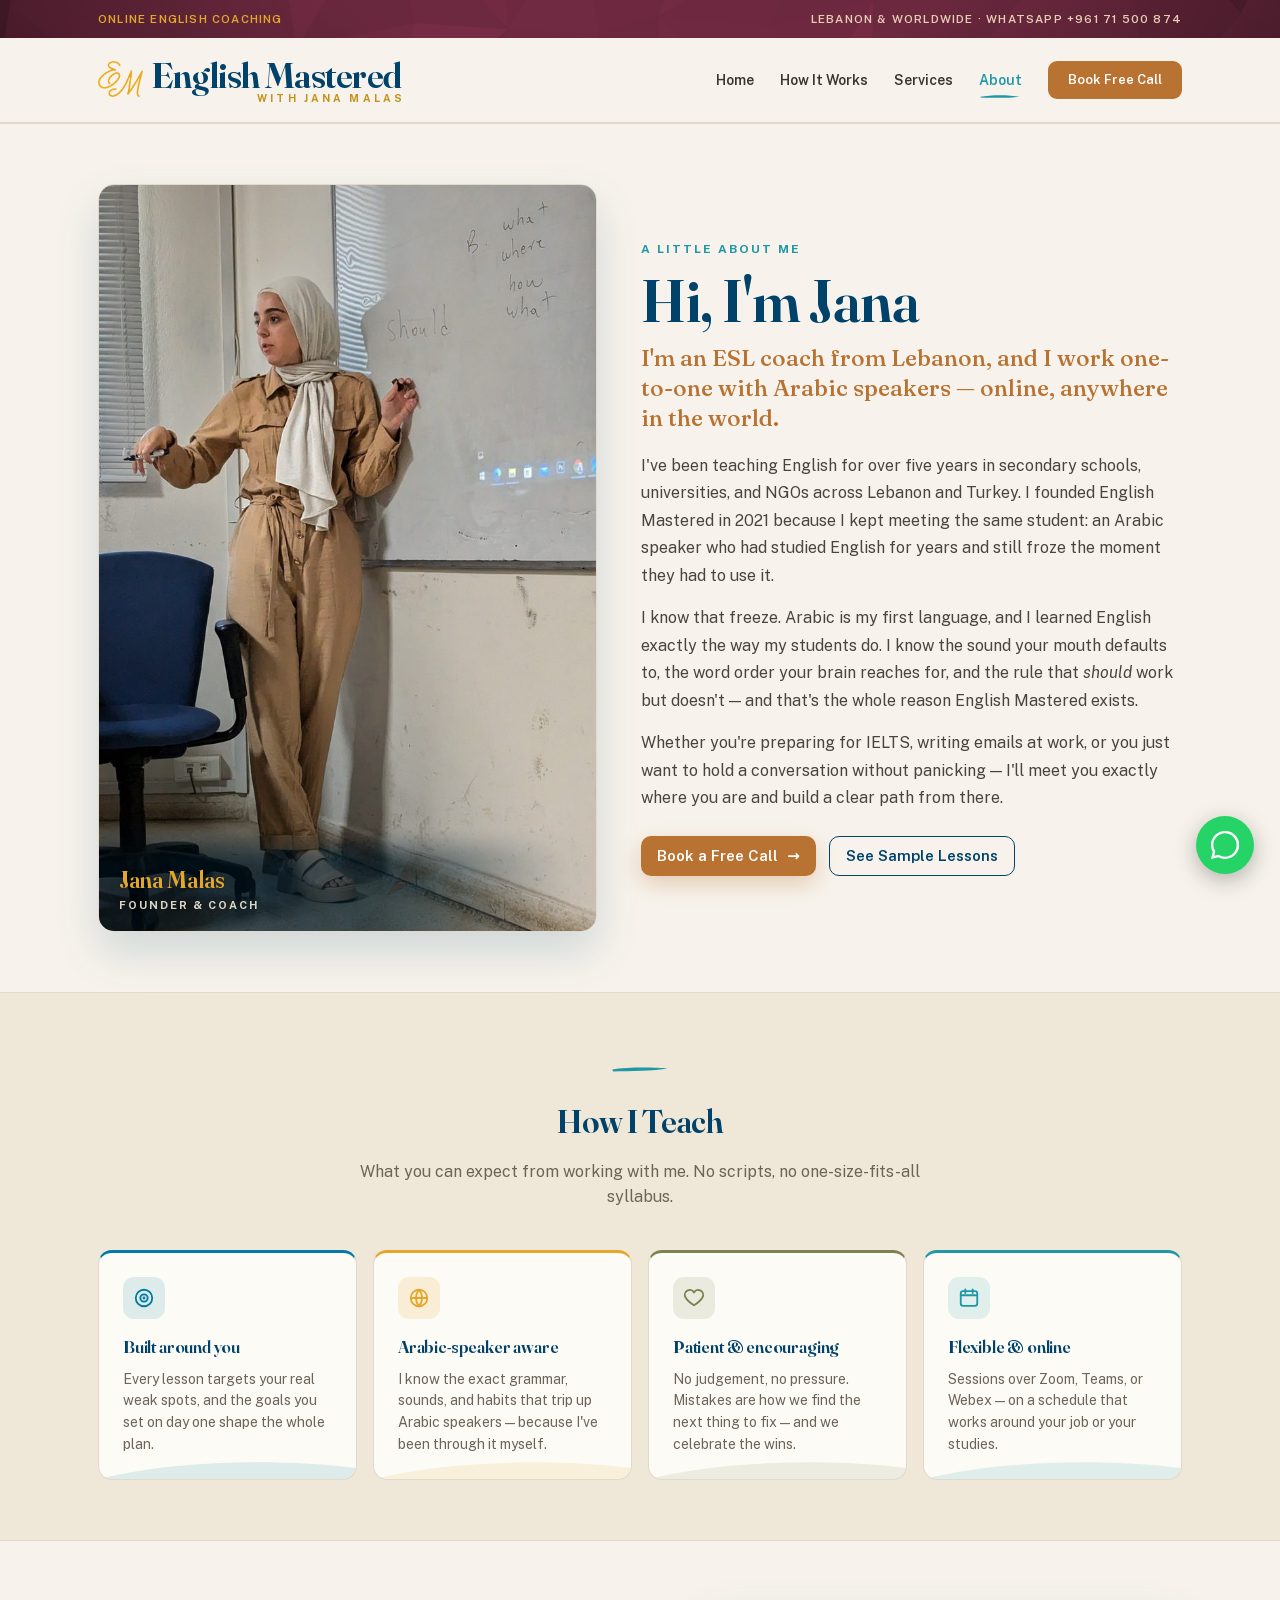
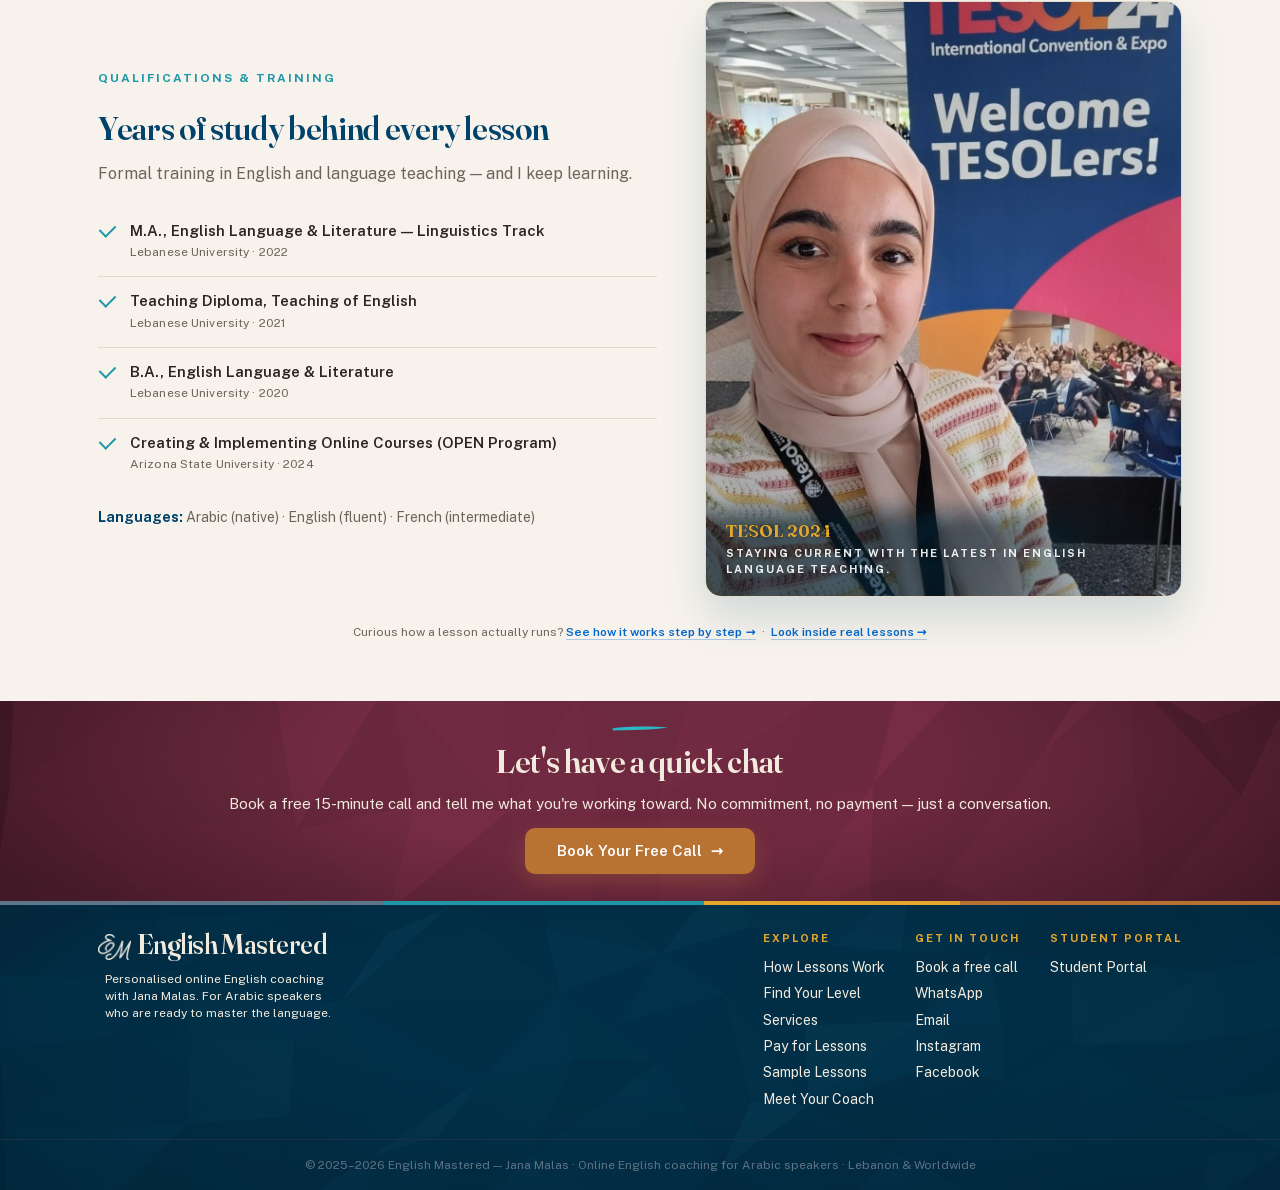
<file: about.html>
<!DOCTYPE html>
<html lang="en">
<head>
<meta charset="UTF-8">
<meta name="viewport" content="width=device-width, initial-scale=1">
<meta name="color-scheme" content="only light">
<title>Meet Your Coach — English Mastered</title>
<meta name="description" content="Meet Jana Malas — the Lebanese English coach behind English Mastered. One-to-one online lessons built for Arabic speakers, with zero judgement.">
<meta property="og:type" content="website">
<meta property="og:title" content="Meet Your Coach — English Mastered">
<meta property="og:description" content="The coach behind English Mastered — Jana Malas. One-to-one online English lessons built for Arabic speakers.">
<meta property="og:locale" content="en_US">
<meta property="og:url" content="https://englishmastered.org/about.html">
<meta property="og:site_name" content="English Mastered">
<meta property="og:image" content="https://englishmastered.org/img/og-about.png">
<meta property="og:image:width" content="1200">
<meta property="og:image:height" content="630">
<meta property="og:image:alt" content="English Mastered — online English coaching with Jana Malas">
<meta name="twitter:card" content="summary_large_image">
<meta name="twitter:title" content="Meet Your Coach — English Mastered">
<meta name="twitter:description" content="Meet Jana Malas — one-to-one online English coaching built for Arabic speakers.">
<meta name="twitter:image" content="https://englishmastered.org/img/og-about.png">
<meta name="theme-color" content="#01426A">
<link rel="canonical" href="https://englishmastered.org/about.html">
<link rel="icon" href="assets/favicon.ico" sizes="48x48">
<link rel="icon" type="image/png" sizes="32x32" href="assets/favicon-32.png">
<link rel="icon" type="image/png" sizes="16x16" href="assets/favicon-16.png">
<link rel="apple-touch-icon" href="assets/apple-touch-icon.png">
<link rel="preload" href="assets/fonts/Fraunces-var.woff2" as="font" type="font/woff2" crossorigin>
<link rel="preload" href="assets/fonts/PublicSans-var.woff2" as="font" type="font/woff2" crossorigin>
<link rel="stylesheet" href="assets/fonts.css">
<script type="application/ld+json">
{
  "@context": "https://schema.org",
  "@graph": [
    {
      "@type": "Person",
      "name": "Jana Malas",
      "jobTitle": "English Coach",
      "worksFor": { "@type": "Organization", "name": "English Mastered", "url": "https://englishmastered.org/" },
      "description": "Lebanese English coach specialising in one-to-one online lessons for Arabic speakers.",
      "url": "https://englishmastered.org/about.html"
    },
    {
      "@type": "BreadcrumbList",
      "itemListElement": [
        { "@type": "ListItem", "position": 1, "name": "Home", "item": "https://englishmastered.org/" },
        { "@type": "ListItem", "position": 2, "name": "About", "item": "https://englishmastered.org/about.html" }
      ]
    }
  ]
}
</script>
<style>
  :root{
    --navy:#01426A; --navy-deep:#013049; --teal:#1E97A6; --teal-bright:#2BB7C4;
    --caramel:#B87333; --paper:#F7F3EC; --paper-2:#EFE7D7; --pearl:#FCFBF5; --gold:#E4A72C;
    --text:#2A2520; --muted:#6E6358; --border:#E3D9CA; --on-deep:#F2EBDD; --on-deep-mute:#9DA7B1;
    --gen:#0C5C63; --ielts:#E31837; --toefl:#C8663F; --biz:#6E2742; --esp:#007BA7; --conv:#7D8252; --grp:#9E472A;
  }
  *{box-sizing:border-box}
  html{scroll-behavior:smooth}
  body{margin:0;font-family:'Public Sans',system-ui,sans-serif;color:var(--text);background:var(--paper);font-size:17px;line-height:1.6;}
  .wrap{max-width:1140px;margin:0 auto;padding:0 28px;}
  .fr,h1,h2,h3{font-family:'Fraunces',Georgia,serif;font-optical-sizing:auto;font-variation-settings:'opsz' 144,'wght' 620,'SOFT' 10,'WONK' 1;color:var(--navy);margin:0;letter-spacing:-.01em;}
  .wonk{font-variation-settings:'opsz' 144,'wght' 620,'SOFT' 10,'WONK' 1;}
  a{color:inherit;text-decoration:none;}
  .tlink{color:#0066CC;font-weight:600;border-bottom:1.5px solid rgba(0,102,204,.3);}
  .kicker{font-size:12px;font-weight:700;letter-spacing:2px;text-transform:uppercase;color:var(--teal);}
  /* brandbar / nav */
  .brandbar{position:relative;background:#6E2940;color:#E7CDB4;overflow:hidden;}
  .brandbar::before{content:"";position:absolute;inset:0;background:url(assets/mosaic-burgundy-cta.svg) center/cover;}
  .brandbar .wrap{position:relative;display:flex;justify-content:space-between;align-items:center;height:38px;font-size:11.5px;font-weight:600;letter-spacing:1.2px;text-transform:uppercase;}
  .brandbar .kc{color:var(--gold);}
  .brandbar a{color:#E7CDB4;}
  nav{background:var(--paper);border-bottom:1px solid var(--border);position:sticky;top:0;z-index:50;}
  .nav-inner{display:flex;align-items:center;justify-content:space-between;height:84px;}
  /* lockup - EM-wordmark-spec v6.2 - light_desktop, F=36. Colours are the frozen spec
     literals (#01426A / #C4921B), deliberately not --navy/--gold, so the lockup cannot
     drift if a token changes. Geometry is derived - do not round or tidy. */
  .brand{display:flex;align-items:flex-start;gap:8.10px;}
  .brand img{display:block;flex:none;width:44.71px;height:35.78px;margin-top:4.50px;filter:none;}
  .brand-text{font-family:'Fraunces',serif;font-weight:640;font-variation-settings:'opsz' 144,'SOFT' 10,'WONK' 1;font-size:36px;line-height:1;letter-spacing:-.02em;color:#01426A;white-space:nowrap;display:inline-block;}
  .brand-sub{display:block;font-family:'Public Sans',sans-serif;font-variation-settings:normal;font-weight:700;font-size:10.46px;letter-spacing:.30em;text-transform:uppercase;color:#C4921B;text-align:right;margin-top:-0.42px;margin-right:-3.92px;line-height:1;}
  .nav-links{display:flex;align-items:center;gap:26px;font-size:14px;font-weight:600;}
  .nav-links a{color:#3a352e;position:relative;padding:6px 0;}
  .nav-links a.active{color:var(--teal);}
  .nav-links a.active svg{position:absolute;left:0;bottom:-2px;}
  .nav-cta{background:var(--caramel)!important;color:#fff!important;padding:9px 20px!important;font-size:13px;border-radius:9px;}
  .nav-toggle-cb{display:none;}
  .nav-toggle{display:none;}
  .btn{display:inline-flex;align-items:center;justify-content:center;gap:9px;font-size:15px;font-weight:600;height:40px;padding:0 16px;box-sizing:border-box;min-width:170px;white-space:nowrap;border-radius:10px;cursor:pointer;transition:transform .15s;}
  .btn:hover{transform:translateY(-2px);}
  .btn-primary{background:var(--caramel);color:#fff;box-shadow:0 8px 22px rgba(184,115,51,.3);}
  .btn-ghost{border:1.6px solid var(--navy);color:var(--navy);}
  .btn-gold{background:var(--gold);color:#3a2708;}
  .btn-block{display:flex;justify-content:center;width:100%;min-width:0;}
  /* page hero */
  .page-hero{position:relative;overflow:hidden;background:var(--paper-2);border-bottom:1px solid var(--border);color:var(--text);text-align:center;padding:42px 0;}
  .ph-inner{position:relative;z-index:1;width:100%;}
  .page-hero .kicker{color:var(--teal);margin-bottom:8px;font-size:12px;letter-spacing:2px;}
  .page-hero h1{color:var(--navy);font-size:44px;line-height:1.05;margin:0 0 11px;}
  .page-hero p{color:var(--muted);max-width:56ch;margin:0 auto;font-size:16px;}
  .page-hero .brushwing{margin:16px auto 0;}
  /* sections */
  .block{padding:60px 0;}
  .alt{background:var(--paper-2);border-top:1px solid var(--border);border-bottom:1px solid var(--border);}
  .section-head{text-align:center;max-width:60ch;margin:0 auto 40px;}
  .section-head h2{font-size:34px;margin:14px 0 10px;}
  .section-head p{color:var(--muted);font-size:16px;margin:0;}
  .section-head .brushwing{margin:0 auto;}
  .note{font-size:12px;color:var(--muted);text-align:center;max-width:80ch;margin:26px auto 0;line-height:1.55;}
  /* bio split */
  .bio-split{display:grid;grid-template-columns:.96fr 1.04fr;gap:44px;align-items:center;}
  .bio-photo{position:relative;border-radius:16px;overflow:hidden;border:1px solid var(--border);box-shadow:0 20px 44px rgba(1,66,106,.16);}
  .bio-photo img{width:100%;aspect-ratio:733/1100;object-fit:cover;object-position:center;display:block;}
  /* photo caption — bottom scrim (finalized Option D: text sits directly in a soft gradient, no box) */
  /* photo caption — mosaic ribbon (finalized): 105px band of the footer mosaic, opacity .6, vertical fade from 60%, right-edge fade from 53% */
  .cap-ribbon{position:absolute;left:0;right:0;bottom:0;height:105px;pointer-events:none;
    -webkit-mask-image:linear-gradient(to top, rgba(0,0,0,0.6) 0%, rgba(0,0,0,0.6) 60%, rgba(0,0,0,0.561) 66%, rgba(0,0,0,0.470) 72%, rgba(0,0,0,0.345) 78%, rgba(0,0,0,0.211) 84%, rgba(0,0,0,0.094) 90%, rgba(0,0,0,0.017) 96%, rgba(0,0,0,0) 100%),linear-gradient(to right, #000 0%, rgba(0,0,0,1) 53%, rgba(0,0,0,0.939) 60.1%, rgba(0,0,0,0.784) 67.1%, rgba(0,0,0,0.575) 74.2%, rgba(0,0,0,0.352) 81.2%, rgba(0,0,0,0.156) 88.3%, rgba(0,0,0,0.028) 95.3%, rgba(0,0,0,0) 100%);
    -webkit-mask-composite:source-in;
    mask-image:linear-gradient(to top, rgba(0,0,0,0.6) 0%, rgba(0,0,0,0.6) 60%, rgba(0,0,0,0.561) 66%, rgba(0,0,0,0.470) 72%, rgba(0,0,0,0.345) 78%, rgba(0,0,0,0.211) 84%, rgba(0,0,0,0.094) 90%, rgba(0,0,0,0.017) 96%, rgba(0,0,0,0) 100%),linear-gradient(to right, #000 0%, rgba(0,0,0,1) 53%, rgba(0,0,0,0.939) 60.1%, rgba(0,0,0,0.784) 67.1%, rgba(0,0,0,0.575) 74.2%, rgba(0,0,0,0.352) 81.2%, rgba(0,0,0,0.156) 88.3%, rgba(0,0,0,0.028) 95.3%, rgba(0,0,0,0) 100%);
    mask-composite:intersect;}
  .cap-ribbon canvas{position:absolute;inset:0;width:100%;height:100%;display:block;object-fit:cover;pointer-events:none;transform:scale(-1,-1);}
  .cap-backing{position:absolute;left:0;right:0;bottom:0;height:58%;pointer-events:none;mix-blend-mode:multiply;background:radial-gradient(120% 130% at 0% 100%, rgba(1,48,73,0.30) 0%, rgba(1,48,73,0.18) 45%, rgba(1,48,73,0) 78%);}
  .cap-block{position:absolute;left:0;right:0;bottom:0;padding:34px 20px 18px;text-align:left;text-shadow:0 1px 2px rgba(0,0,0,0.14),0 2px 14px rgba(0,0,0,0.22);z-index:1;}
  .cap-block .cn{font-family:'Fraunces',serif;font-variation-settings:'opsz' 144,'wght' 620,'WONK' 1;line-height:1.05;color:#E4A72C;}
  .cap-block .cs{font-size:11px;font-weight:700;letter-spacing:2px;text-transform:uppercase;line-height:1.5;opacity:.9;margin-top:4px;}
  .bio-photo .cap-block .cn{font-size:24px;}
  .bio-photo .cap-block .cs{color:#F2EBDD;}
  .bio-text .kicker{display:block;margin-bottom:12px;}
  .bio-text h2{font-size:60px;line-height:.98;letter-spacing:-.5px;margin:0 0 14px;}
  .bio-text .lead{font-family:'Fraunces',serif;font-variation-settings:'wght' 500,'WONK' 1;font-size:23px;line-height:1.3;color:#B87333;margin:0 0 18px;text-wrap:pretty;}
  .bio-text p{margin:0 0 15px;color:#4a443c;font-size:16px;line-height:1.72;}
  .bio-sign{font-family:'Fraunces',serif;font-variation-settings:'opsz' 144,'wght' 600,'WONK' 1;font-size:26px;color:var(--navy);margin-top:6px;}
  /* approach cards */
  .cards{display:grid;grid-template-columns:repeat(4,1fr);gap:16px;}
  .card-item{position:relative;overflow:hidden;background:var(--pearl);border:1px solid var(--border);border-top:3px solid var(--teal);border-radius:14px;padding:24px 24px;}
  .card-item .wing{position:absolute;left:0;right:0;bottom:0;z-index:0;opacity:.12;}
  .card-item>*{position:relative;z-index:1;}
  .card-icon{width:42px;height:42px;border-radius:11px;display:flex;align-items:center;justify-content:center;margin-bottom:14px;background:rgba(30,151,166,.12);color:var(--teal);}
  .card-icon svg{width:22px;height:22px;}
  .card-item h3{font-size:18px;margin:0 0 7px;}
  .card-item p{font-size:14px;line-height:1.55;color:var(--muted);margin:0;}
  .btns{display:flex;gap:13px;flex-wrap:wrap;margin-top:24px;}
  /* qualifications */
  .cred-grid{display:grid;grid-template-columns:1.08fr .92fr;gap:48px;align-items:center;}
  .cred-text .kicker{display:block;margin-bottom:12px;}
  .cred-text h2{font-size:34px;margin:0 0 6px;}
  .cred-text .intro{color:var(--muted);font-size:16px;margin:0 0 20px;}
  .cred-list{list-style:none;padding:0;margin:0 0 18px;}
  .cred-list li{display:flex;flex-direction:column;padding:14px 0 14px 32px;position:relative;border-top:1px solid var(--border);}
  .cred-list li:first-child{border-top:none;}
  .cred-list li::before{content:"";position:absolute;left:2px;top:17px;width:13px;height:8px;border-left:2px solid var(--teal);border-bottom:2px solid var(--teal);transform:rotate(-45deg);}
  .cred-list .deg{font-weight:600;font-size:15px;color:var(--text);line-height:1.3;}
  .cred-list .meta{font-size:12px;color:var(--muted);margin-top:3px;letter-spacing:.01em;}
  .langline{font-size:14px;color:var(--muted);margin:0;line-height:1.6;}
  .langline strong{color:var(--navy);}
  .cred-photo{position:relative;border-radius:16px;overflow:hidden;border:1px solid var(--border);box-shadow:0 20px 44px rgba(1,66,106,.16);}
  .cred-photo img{width:100%;aspect-ratio:4/5;object-fit:cover;object-position:center 30%;display:block;}
  .cred-photo .cap-block .cn{font-size:18px;margin-bottom:3px;}
  .cred-photo .cap-block .cs{color:#FFFFFF;}
  /* cta + footer */
  .cta-band{position:relative;overflow:hidden;background:#6E2940;color:var(--on-deep);text-align:center;min-height:200px;display:flex;align-items:center;padding:0 0 12px;}
  .cta-band::before{content:"";position:absolute;inset:0;background:url(assets/mosaic-burgundy-cta.svg) center/cover;}
  .cta-band .btn{width:auto;min-width:0;height:46px;padding:0 32px;}
  .cta-inner{position:relative;z-index:1;padding:0 28px;width:100%;}
  .cta-band h2{color:var(--on-deep);font-size:34px;line-height:1.05;margin:0 0 12px;white-space:nowrap;}
  .cta-band p{color:var(--on-deep);margin:0 0 12px;font-size:15px;}
  .cta-band .brushwing{margin:0 auto 5px;}
  footer{position:relative;background:#013049;color:var(--on-deep-mute);overflow:hidden;}
  footer::before{content:"";position:absolute;inset:0;background:url(assets/mosaic-navy-footer.svg) center/cover;opacity:.6;}
  footer>*{position:relative;z-index:1;}
  .foot-rule{height:4px;background:linear-gradient(90deg,#5E7689 0 30%,var(--teal) 30% 55%,var(--gold) 55% 75%,var(--caramel) 75% 100%);}
  .foot-inner{display:flex;justify-content:space-between;flex-wrap:wrap;gap:24px;padding:25px 28px;}
  .foot-brand-col{display:flex;flex-direction:column;max-width:24em;}
  /* lockup - spec v6.2 `dark`, F=28 (cap 19.60), mapped onto the footer's own class
     names: .brand -> .foot-brand, .brand img -> .foot-brand img, .brand-text -> .b1.
     Mark is the cream cut and carries the x0.94 reversed compensation (26.16 vs the
     light 27.83 at the same F). Wordmark weight is 615, not 640. No subline on dark. */
  .foot-brand{display:flex;align-items:flex-start;gap:6.29px;}
  .foot-brand img{display:block;flex:none;width:32.68px;height:26.16px;margin-top:3.51px;filter:none;}
  .foot-brand .b1{font-family:'Fraunces',serif;font-weight:615;font-variation-settings:'opsz' 144,'SOFT' 10,'WONK' 1;font-size:28px;line-height:1;letter-spacing:-.02em;color:#F2EBDD;white-space:nowrap;display:inline-block;}
  .foot-tag{font-size:12px;line-height:1.4;color:var(--on-deep);margin:9px 0 0 7px;max-width:234px;}
  .foot-links{display:flex;gap:30px;font-size:14px;}
  .foot-col h4{font-family:'Public Sans';font-size:11px;font-weight:700;letter-spacing:2px;text-transform:uppercase;color:var(--gold);margin:0 0 8px;}
  .foot-col a{display:block;color:var(--on-deep);margin-bottom:4px;}
  .copyright{border-top:1px solid #1a3247;padding:15.5px 28px;font-size:12px;color:#5f7385;text-align:center;}
  .wa-btn{position:fixed;bottom:26px;right:26px;width:58px;height:58px;background:#25d366;border-radius:50%;display:flex;align-items:center;justify-content:center;box-shadow:0 6px 22px rgba(0,0,0,.28);z-index:200;transition:transform .2s;}
  .wa-btn:hover{transform:scale(1.1);}
  .reveal{opacity:0;transform:translateY(26px);transition:opacity .6s ease,transform .6s ease;}
  .reveal.in{opacity:1;transform:none;}
  @media(prefers-reduced-motion:reduce){.reveal{opacity:1;transform:none;transition:none;}}
  @media(max-width:860px){
    .bio-split{grid-template-columns:1fr;gap:30px;}
    .cred-grid{grid-template-columns:1fr;gap:30px;}
    .cards{grid-template-columns:1fr 1fr;}
    .page-hero{padding:34px 0;}
    .page-hero h1{font-size:34px;line-height:1.1;margin:0 0 10px;}
    .page-hero p{font-size:15px;}
    .page-hero .brushwing{margin:14px auto 0;}
    /* lockup - spec v6.2 light_mobile, F=28 (cap 19.60). Recipe is identical on every
       page; only this page's trigger width differs (860px here). font-variation-settings
       is non-additive so it is restated in full to keep SOFT 10. letter-spacing stays
       .30em from the base rule. margin-right is the spec's published value - see the
       opsz caveat in the handover notes. */
    .brand{gap:6.29px;}
    .brand img{width:34.77px;height:27.83px;margin-top:3.50px;}
    .brand-text{font-size:28px;font-variation-settings:'opsz' 80,'SOFT' 10,'WONK' 1;}
    .brand-sub{font-size:8.13px;margin-top:-0.33px;margin-right:-3.05px;}
    .brandbar .wrap{flex-direction:column;height:auto;gap:1px;padding-top:5px;padding-bottom:5px;font-size:9.5px;letter-spacing:.4px;text-align:center;line-height:1.35;justify-content:center;}
    .nav-toggle{display:flex;flex-direction:column;justify-content:center;gap:5px;width:44px;height:44px;cursor:pointer;margin-right:-6px;}
    .nav-toggle span{display:block;width:26px;height:2px;background:var(--navy);border-radius:2px;transition:transform .25s ease,opacity .2s ease;}
    .nav-toggle-cb:checked ~ .nav-toggle span:nth-child(1){transform:translateY(7px) rotate(45deg);}
    .nav-toggle-cb:checked ~ .nav-toggle span:nth-child(2){opacity:0;}
    .nav-toggle-cb:checked ~ .nav-toggle span:nth-child(3){transform:translateY(-7px) rotate(-45deg);}
    .nav-links{position:absolute;top:100%;left:0;right:0;flex-direction:column;align-items:stretch;gap:0;background:var(--paper);border-bottom:1px solid var(--border);box-shadow:0 18px 30px rgba(1,48,73,.10);padding:0 28px;max-height:0;overflow:hidden;opacity:0;pointer-events:none;transition:max-height .32s ease,opacity .22s ease,padding .32s ease;}
    .nav-toggle-cb:checked ~ .nav-links{max-height:460px;opacity:1;pointer-events:auto;padding:6px 28px 14px;}
    .nav-links a{padding:13px 2px;border-bottom:1px solid rgba(227,217,202,.7);font-size:16px;width:100%;}
    .nav-links a.active svg{display:none;}
    .nav-links a:last-child{border-bottom:0;}
    .nav-cta{align-self:flex-start;width:auto;margin-top:12px;padding:11px 22px!important;border-radius:9px;}
    .cta-band h2{font-size:28px;white-space:normal;}
    .cta-band{min-height:auto;padding:52px 0;}
  }
</style>
</head>
<body>

<!-- BRAND BAR -->
<div class="brandbar">
  <div class="wrap">
    <span class="kc">Online English Coaching</span>
    <span>Lebanon &amp; Worldwide&nbsp;·&nbsp;<a href="https://wa.me/96171500874" target="_blank" rel="noopener">WhatsApp +961 71 500 874</a></span>
  </div>
</div>

<!-- NAV -->
<nav>
  <div class="wrap nav-inner">
    <a class="brand" href="index.html">
      <img src="assets/mono-gold-d12@3x.png" alt="">
      <span class="brand-text">English Mastered<span class="brand-sub">with Jana Malas</span></span>
    </a>
    <input type="checkbox" id="navtoggle" class="nav-toggle-cb" aria-label="Open menu">
    <label class="nav-toggle" for="navtoggle" aria-hidden="true"><span></span><span></span><span></span></label>
    <div class="nav-links">
      <a href="index.html">Home</a>
      <a href="start.html">How It Works</a>
      <a href="services.html">Services</a>
      <a href="about.html" class="active">About<svg viewBox="0 0 60 8" width="42" height="6"><path d="M2 5 C 16 2 44 2 58 5 C 44 7 18 7 2 6 Z" fill="#1E97A6"></path></svg></a>
      <a href="book.html" class="nav-cta">Book Free Call</a>
    </div>
  </div>
</nav>

<!-- PAGE HERO removed — the bio section below leads the page -->
<div style="height:1px;background:var(--border);"></div>

<!-- BIO -->
<section class="block">
  <div class="wrap">
    <div class="bio-split">
      <div class="bio-photo reveal">
        <img src="assets/jana-teaching.jpg" alt="Jana Malas teaching an English class at the whiteboard">
        <div class="cap-ribbon" data-caption-mosaic></div>
        <div class="cap-backing"></div>
        <div class="cap-block">
          <div class="cn">Jana Malas</div>
          <div class="cs">Founder &amp; Coach</div>
        </div>
      </div>
      <div class="bio-text reveal">
        <span class="kicker">A little about me</span>
        <h2 class="wonk">Hi, I'm Jana</h2>
        <p class="lead">I'm an ESL coach from Lebanon, and I work one-to-one with Arabic speakers — online, anywhere in the world.</p>
        <p>I've been teaching English for over five years in secondary schools, universities, and NGOs across Lebanon and Turkey. I founded English Mastered in 2021 because I kept meeting the same student: an Arabic speaker who had studied English for years and still froze the moment they had to use it.</p>
        <p>I know that freeze. Arabic is my first language, and I learned English exactly the way my students do. I know the sound your mouth defaults to, the word order your brain reaches for, and the rule that <em>should</em> work but doesn't — and that's the whole reason English Mastered exists.</p>
        <p>Whether you're preparing for IELTS, writing emails at work, or you just want to hold a conversation without panicking — I'll meet you exactly where you are and build a clear path from there.</p>
        <div class="btns">
          <a href="book.html" class="btn btn-primary">Book a Free Call <span>→</span></a>
          <a href="samples.html" class="btn btn-ghost">See Sample Lessons</a>
        </div>
      </div>
    </div>
  </div>
</section>

<!-- HOW I TEACH -->
<section class="block alt">
  <div class="wrap">
    <div class="section-head reveal">
      <svg class="brushwing" viewBox="0 0 120 14" width="58" height="7"><path d="M3 9 C 30 4 90 4 117 7 C 90 12 36 13 5 13 C 3 12 3 10 3 9 Z" fill="#1E97A6"></path></svg>
      <h2>How I Teach</h2>
      <p>What you can expect from working with me. No scripts, no one-size-fits-all syllabus.</p>
    </div>
    <div class="cards">
      <div class="card-item reveal" style="border-top-color:var(--esp);">
        <svg class="wing" viewBox="0 0 300 50" preserveAspectRatio="none" width="100%" height="34"><path d="M0 50 C 90 22 210 20 300 34 L300 50 Z" fill="#007BA7"></path></svg>
        <div class="card-icon" style="background:rgba(0,123,167,.12);color:var(--esp);"><svg viewBox="0 0 24 24" fill="none" stroke="currentColor" stroke-width="2" stroke-linecap="round" stroke-linejoin="round"><circle cx="12" cy="12" r="9"/><circle cx="12" cy="12" r="4"/><circle cx="12" cy="12" r="0.6" fill="currentColor"/></svg></div>
        <h3>Built around you</h3>
        <p>Every lesson targets your real weak spots, and the goals you set on day one shape the whole plan.</p>
      </div>
      <div class="card-item reveal" style="border-top-color:var(--gold);">
        <svg class="wing" viewBox="0 0 300 50" preserveAspectRatio="none" width="100%" height="34"><path d="M0 50 C 90 22 210 20 300 34 L300 50 Z" fill="#E4A72C"></path></svg>
        <div class="card-icon" style="background:rgba(228,167,44,.16);color:var(--gold);"><svg viewBox="0 0 24 24" fill="none" stroke="currentColor" stroke-width="2" stroke-linecap="round" stroke-linejoin="round"><circle cx="12" cy="12" r="9"/><path d="M3 12h18"/><path d="M12 3a14 14 0 0 1 0 18M12 3a14 14 0 0 0 0 18"/></svg></div>
        <h3>Arabic-speaker aware</h3>
        <p>I know the exact grammar, sounds, and habits that trip up Arabic speakers — because I've been through it myself.</p>
      </div>
      <div class="card-item reveal" style="border-top-color:var(--conv);">
        <svg class="wing" viewBox="0 0 300 50" preserveAspectRatio="none" width="100%" height="34"><path d="M0 50 C 90 22 210 20 300 34 L300 50 Z" fill="#7D8252"></path></svg>
        <div class="card-icon" style="background:rgba(125,130,82,.14);color:var(--conv);"><svg viewBox="0 0 24 24" fill="none" stroke="currentColor" stroke-width="2" stroke-linecap="round" stroke-linejoin="round"><path d="M12 20s-7-4.4-9.3-8.8A4.5 4.5 0 0 1 12 6a4.5 4.5 0 0 1 9.3 5.2C19 15.6 12 20 12 20z"/></svg></div>
        <h3>Patient &amp; encouraging</h3>
        <p>No judgement, no pressure. Mistakes are how we find the next thing to fix — and we celebrate the wins.</p>
      </div>
      <div class="card-item reveal" style="border-top-color:var(--teal);">
        <svg class="wing" viewBox="0 0 300 50" preserveAspectRatio="none" width="100%" height="34"><path d="M0 50 C 90 22 210 20 300 34 L300 50 Z" fill="#1E97A6"></path></svg>
        <div class="card-icon"><svg viewBox="0 0 24 24" fill="none" stroke="currentColor" stroke-width="2" stroke-linecap="round" stroke-linejoin="round"><rect x="3" y="4.5" width="18" height="16" rx="2.5"/><path d="M3 9h18M8 2.5v4M16 2.5v4"/></svg></div>
        <h3>Flexible &amp; online</h3>
        <p>Sessions over Zoom, Teams, or Webex — on a schedule that works around your job or your studies.</p>
      </div>
    </div>
  </div>
</section>

<!-- QUALIFICATIONS & TRAINING -->
<section class="block">
  <div class="wrap">
    <div class="cred-grid">
      <div class="cred-text reveal">
        <span class="kicker">Qualifications &amp; Training</span>
        <h2 class="wonk">Years of study behind every lesson</h2>
        <p class="intro">Formal training in English and language teaching — and I keep learning.</p>
        <ul class="cred-list">
          <li><span class="deg">M.A., English Language &amp; Literature — Linguistics Track</span><span class="meta">Lebanese University · 2022</span></li>
          <li><span class="deg">Teaching Diploma, Teaching of English</span><span class="meta">Lebanese University · 2021</span></li>
          <li><span class="deg">B.A., English Language &amp; Literature</span><span class="meta">Lebanese University · 2020</span></li>
          <li><span class="deg">Creating &amp; Implementing Online Courses (OPEN Program)</span><span class="meta">Arizona State University · 2024</span></li>
        </ul>
        <p class="langline"><strong>Languages:</strong> Arabic (native) · English (fluent) · French (intermediate)</p>
      </div>
      <div class="cred-photo reveal">
        <img src="assets/jana-tesol.jpg" alt="Jana Malas at the TESOL 2024 International Convention">
        <div class="cap-ribbon" data-caption-mosaic></div>
        <div class="cap-backing"></div>
        <div class="cap-block"><div class="cn">TESOL 2024</div><div class="cs">Staying current with the latest in English language teaching.</div></div>
      </div>
    </div>
    <p class="note">Curious how a lesson actually runs? <a class="tlink" href="start.html">See how it works step by step →</a> &nbsp;·&nbsp; <a class="tlink" href="samples.html">Look inside real lessons →</a></p>
  </div>
</section>

<!-- FINAL CTA -->
<section class="cta-band">
  <div class="wrap cta-inner reveal">
    <svg class="brushwing" viewBox="0 0 120 14" width="58" height="7"><path d="M3 9 C 30 4 90 4 117 7 C 90 12 36 13 5 13 C 3 12 3 10 3 9 Z" fill="#2BB7C4"></path></svg>
    <h2 class="wonk">Let's have a quick chat</h2>
    <p>Book a free 15-minute call and tell me what you're working toward. No commitment, no payment — just a conversation.</p>
    <a href="book.html" class="btn btn-primary">Book Your Free Call <span>→</span></a>
  </div>
</section>

<!-- FOOTER -->
<footer>
  <div class="foot-rule"></div>
  <div class="wrap foot-inner">
    <div class="foot-brand-col">
      <div class="foot-brand">
        <img src="assets/mono-cream-d12@3x.png" alt="">
        <div><div class="b1">English Mastered</div></div>
      </div>
      <p class="foot-tag">Personalised online English coaching with Jana Malas. For Arabic speakers who are ready to master the language.</p>
    </div>
    <div class="foot-links">
      <div class="foot-col"><h4>Explore</h4><a href="start.html">How Lessons Work</a><a href="level-test.html">Find Your Level</a><a href="services.html">Services</a><a href="payments.html">Pay for Lessons</a><a href="samples.html">Sample Lessons</a><a href="about.html">Meet Your Coach</a></div>
      <div class="foot-col"><h4>Get in touch</h4><a href="book.html">Book a free call</a><a href="https://wa.me/96171500874" target="_blank" rel="noopener">WhatsApp</a><a href="mailto:jana@englishmastered.org">Email</a><a href="https://instagram.com/english_mastered" target="_blank" rel="noopener">Instagram</a><a href="https://www.facebook.com/profile.php?id=100077407694745" target="_blank" rel="noopener">Facebook</a></div>
      <div class="foot-col"><h4>Student Portal</h4><a href="https://students.englishmastered.org">Student Portal</a></div>
    </div>
  </div>
  <div class="copyright">© 2025–2026 English Mastered — Jana Malas · Online English coaching for Arabic speakers · Lebanon &amp; Worldwide</div>
</footer>

<!-- WHATSAPP -->
<a href="https://wa.me/96171500874" target="_blank" rel="noopener" class="wa-btn" aria-label="Chat on WhatsApp">
  <svg xmlns="http://www.w3.org/2000/svg" viewBox="0 0 32 32" width="28" height="28" fill="white"><path d="M16 0C7.16 0 0 7.16 0 16c0 2.82.74 5.47 2.03 7.77L0 32l8.47-2.02A16 16 0 1016 0zm0 29.33a13.27 13.27 0 01-6.78-1.86l-.49-.29-5.03 1.2 1.22-4.91-.32-.5A13.24 13.24 0 012.67 16C2.67 8.64 8.64 2.67 16 2.67S29.33 8.64 29.33 16 23.36 29.33 16 29.33z"/></svg>
</a>

<script>
  const obs = new IntersectionObserver((es)=>{es.forEach(e=>{if(e.isIntersecting)e.target.classList.add('in');});},{threshold:.12});
  document.querySelectorAll('.reveal').forEach(el=>obs.observe(el));
</script>

<script src="assets/em-mosaic.js"></script>
<script>
  /* photo caption mosaic ribbon — footer engine (SPEC_SURF + surf-footer overrides, seed 7), finalized dialed spec */
  (function(){
    var SPEC_SURF={facets:52,jitter:0.76,warp:0.7,warpSize:1.65,diagMix:0,coherence:0.7,waveSize:0.96,waveStretch:1,waveAngle:31,relief:0.26,depthLum:0.1,angle:240,strength:0.15,floor:0.87,ceil:1.15,sheen:0.125,sheenW:55,burnish:0.19,brush:0.11,edge:0,toneJit:0.03,vignette:0.6,focalX:0.4,focalY:0.3,focalDim:0,bright:0.95,blend:0.8,bloom:0.4,wave2:0.1,wave2Angle:140};
    var FOOTER_OVER={blend:0.5,bloom:0.175,vignette:0.6,focalDim:0.18};
    var FOOTER_SEED=7, FOOTER_MINH=220;
    var SHARD=2.25, DEF=1.1, COLOR='#013049';
    function paint(){
      if(!window.EMMosaic||!window.EMMosaic.render7){setTimeout(paint,120);return;}
      document.querySelectorAll('[data-caption-mosaic]').forEach(function(el){
        var cv=el.querySelector('canvas');
        if(!cv){cv=document.createElement('canvas');cv.setAttribute('aria-hidden','true');
          cv.style.cssText='position:absolute;inset:0;width:100%;height:100%;display:block;object-fit:cover;pointer-events:none;transform:scale(-1,-1);';
          el.insertBefore(cv,el.firstChild);}
        var rc=el.getBoundingClientRect();
        var wCss=Math.max(320,rc.width||1200), hCss=Math.max(60,rc.height||FOOTER_MINH);
        var w=1200, h=Math.max(FOOTER_MINH,Math.round(hCss*(w/wCss)));
        var key=['v4',w,h,SHARD,DEF,COLOR].join('|');
        if(cv.__key===key)return; cv.__key=key;
        var P=Object.assign({},SPEC_SURF,FOOTER_OVER);
        P.blend=FOOTER_OVER.blend*Math.max(0,1-2*DEF);
        P.bloom=FOOTER_OVER.bloom*Math.max(0,1-DEF);
        P.strength=SPEC_SURF.strength+0.65*DEF;
        P.floor=Math.max(0.35,SPEC_SURF.floor-0.32*DEF);
        P.ceil=SPEC_SURF.ceil+0.35*DEF;
        P.toneJit=SPEC_SURF.toneJit+0.12*DEF;
        P.brush=SPEC_SURF.brush*Math.max(0,1-0.5*DEF);
        P.facets=Math.max(8,Math.round(SPEC_SURF.facets*(w*h)/(1200*420)*SHARD));
        window.EMMosaic.render7(cv,w,h,P,COLOR,FOOTER_SEED);
      });
    }
    paint();
    var rt; addEventListener('resize',function(){clearTimeout(rt);rt=setTimeout(paint,180);},{passive:true});
  })();
</script>

</body>
</html>
</file>
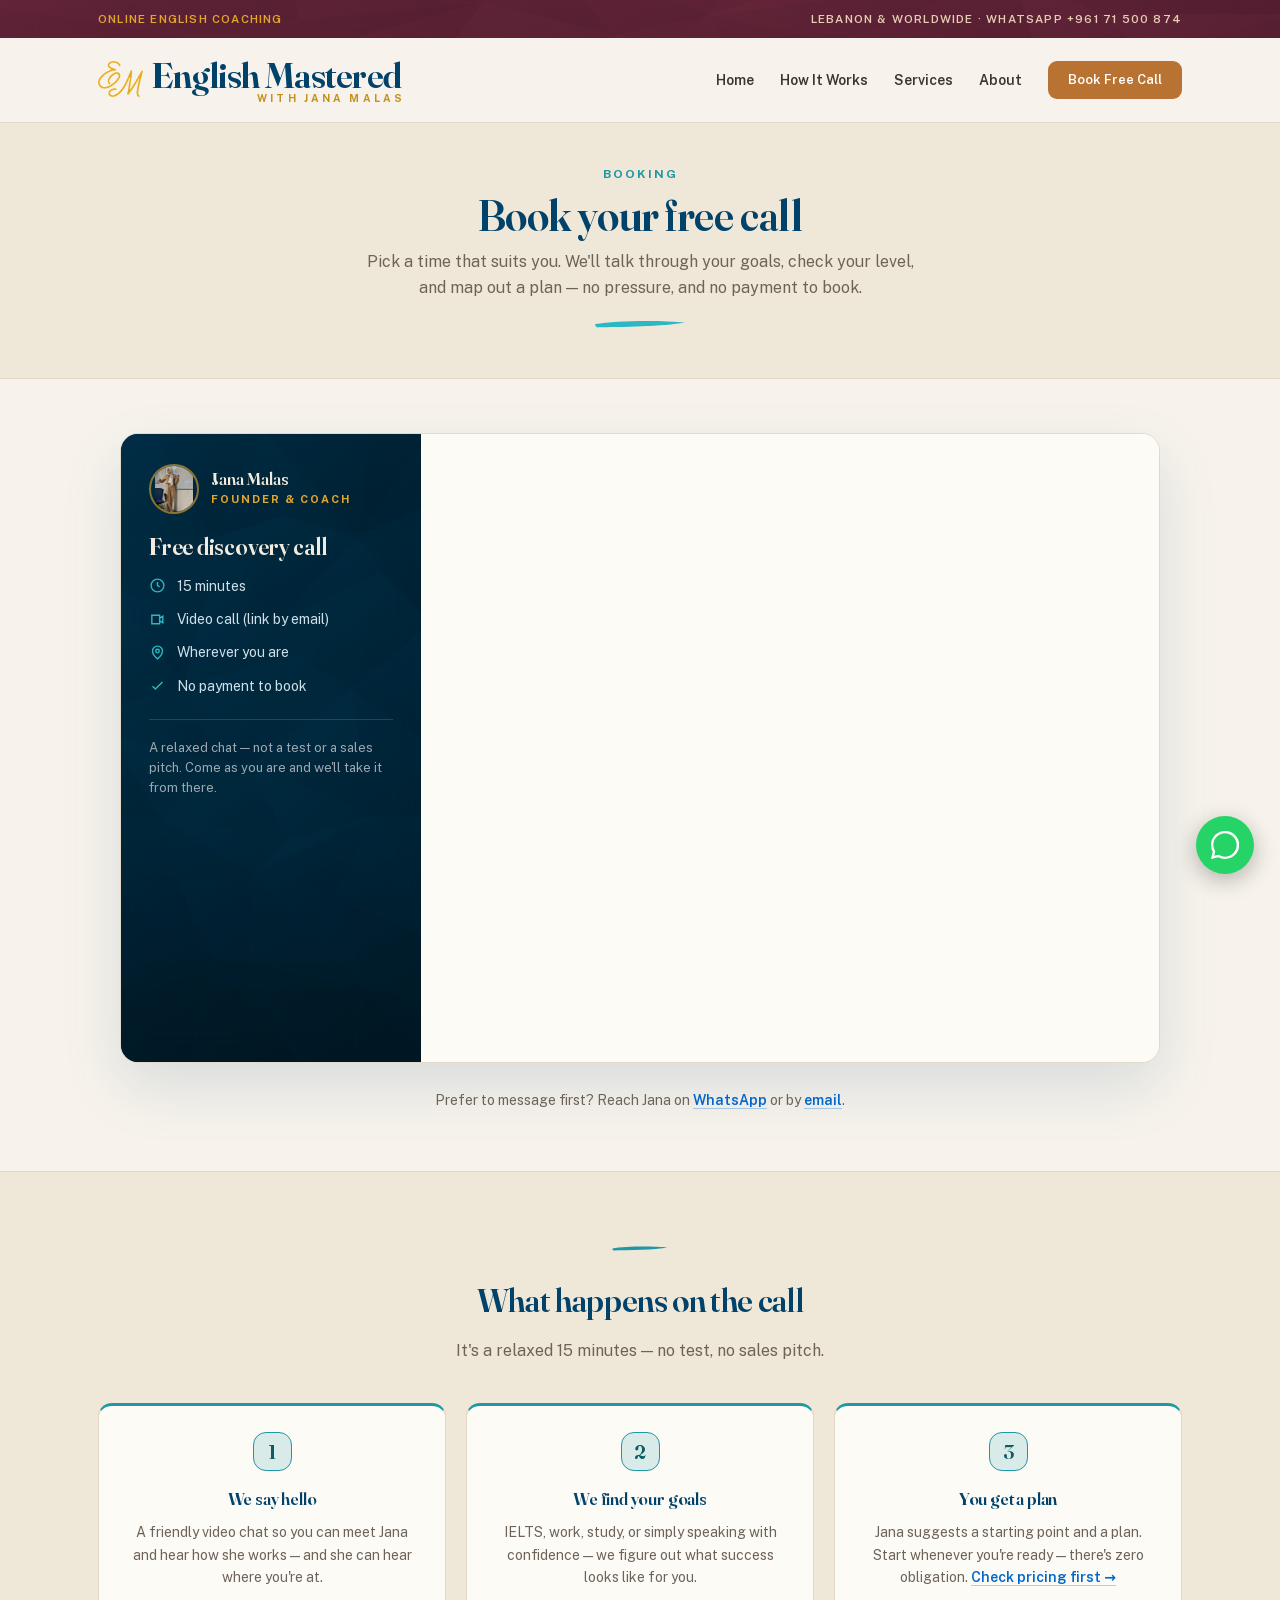
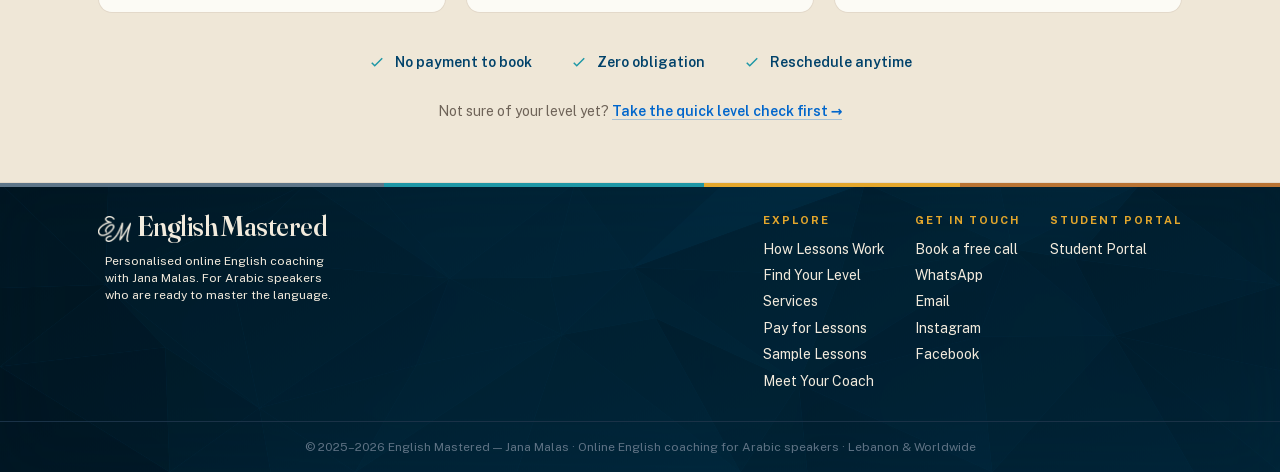
<file: book.html>
<!DOCTYPE html>
<html lang="en">
<head>
<meta charset="utf-8">
<title>Book a Free Call — English Mastered</title>
<meta name="viewport" content="width=device-width, initial-scale=1">
<meta name="color-scheme" content="only light">
<meta name="description" content="Book a free 15-minute call with Jana Malas. We'll talk through your goals, check your level, and map out a plan — no pressure, no payment.">
<meta property="og:type" content="website">
<meta property="og:title" content="Book a Free Call — English Mastered">
<meta property="og:description" content="Book a free 15-minute call with Jana Malas. We'll talk through your goals, check your level, and map out a plan — no pressure, no payment.">
<meta property="og:locale" content="en_US">
<meta property="og:url" content="https://englishmastered.org/book.html">
<meta property="og:site_name" content="English Mastered">
<meta property="og:image" content="https://englishmastered.org/img/og-book.png">
<meta property="og:image:width" content="1200">
<meta property="og:image:height" content="630">
<meta property="og:image:alt" content="English Mastered — online English coaching with Jana Malas">
<meta name="twitter:card" content="summary_large_image">
<meta name="twitter:title" content="Book a Free Call — English Mastered">
<meta name="twitter:description" content="A free 15-minute call with Jana Malas — goals, level, and a plan. No pressure, no payment.">
<meta name="twitter:image" content="https://englishmastered.org/img/og-book.png">
<meta name="theme-color" content="#01426A">
<link rel="canonical" href="https://englishmastered.org/book.html">
<link rel="icon" type="image/png" href="assets/em-mark-gold.png">
<link rel="preload" href="assets/fonts/Fraunces-var.woff2" as="font" type="font/woff2" crossorigin>
<link rel="preload" href="assets/fonts/PublicSans-var.woff2" as="font" type="font/woff2" crossorigin>
<link rel="stylesheet" href="assets/fonts.css">
<script type="application/ld+json">
{"@context":"https://schema.org","@type":"BreadcrumbList","itemListElement":[{"@type":"ListItem","position":1,"name":"Home","item":"https://englishmastered.org/"},{"@type":"ListItem","position":2,"name":"Book a Free Call","item":"https://englishmastered.org/book.html"}]}
</script>
<style>
  :root{
    --navy:#01426A; --navy-deep:#013049; --teal:#1E97A6; --teal-bright:#2BB7C4;
    --caramel:#B87333; --paper:#F7F3EC; --paper-2:#EFE7D7; --pearl:#FCFBF5; --gold:#E4A72C;
    --text:#2A2520; --muted:#6E6358; --border:#E3D9CA; --on-deep:#F2EBDD; --on-deep-mute:#9DA7B1;
    --slate:#5E7689;
  }
  *{box-sizing:border-box}
  html,body{overflow-x:clip;}
  html{scroll-behavior:smooth}
  body{margin:0;font-family:'Public Sans','Public Sans Fallback',system-ui,sans-serif;color:var(--text);background:var(--paper);font-size:17px;line-height:1.6;}
  .wrap{max-width:1140px;margin:0 auto;padding:0 28px;}
  .fr,h1,h2,h3{font-family:'Fraunces','Fraunces Fallback',Georgia,serif;font-optical-sizing:auto;font-variation-settings:'opsz' 144,'wght' 620,'SOFT' 10,'WONK' 1;color:var(--navy);margin:0;letter-spacing:-.01em;}
  .wonk{font-variation-settings:'opsz' 144,'wght' 620,'SOFT' 10,'WONK' 1;}
  a{color:inherit;text-decoration:none;}
  .tlink{color:#0066CC;font-weight:600;border-bottom:1.5px solid rgba(0,102,204,.3);}
  .kicker{font-size:12px;font-weight:700;letter-spacing:2px;text-transform:uppercase;color:var(--teal);}
  /* brandbar / nav */
  .brandbar{position:relative;background:#6E2940;color:#E7CDB4;overflow:hidden;}
  .brandbar .wrap{position:relative;display:flex;justify-content:space-between;align-items:center;height:38px;font-size:11.5px;font-weight:600;letter-spacing:1.2px;text-transform:uppercase;}
  .brandbar .kc{color:var(--gold);}
  .brandbar a{color:#E7CDB4;}
  nav{background:var(--paper);border-bottom:1px solid var(--border);position:sticky;top:0;z-index:50;}
  .nav-inner{display:flex;align-items:center;justify-content:space-between;height:84px;}
  /* lockup: EM-wordmark-spec v6.2 light_desktop F=36. Spec literals, derived - do not round. */
  .brand{display:flex;align-items:flex-start;gap:8.10px;}
  .brand img{display:block;flex:none;width:44.71px;height:35.78px;margin-top:4.50px;filter:none;}
  .brand-text{font-family:'Fraunces','Fraunces Fallback',serif;font-weight:640;font-variation-settings:'opsz' 144,'SOFT' 10,'WONK' 1;font-size:36px;line-height:1;letter-spacing:-.02em;color:#01426A;white-space:nowrap;display:inline-block;}
  .brand-sub{display:block;font-family:'Public Sans','Public Sans Fallback',sans-serif;font-variation-settings:normal;font-weight:700;font-size:10.46px;letter-spacing:.30em;text-transform:uppercase;color:#C4921B;text-align:right;margin-top:-0.42px;margin-right:-3.92px;line-height:1;}
  .nav-links{display:flex;align-items:center;gap:26px;font-size:14px;font-weight:600;}
  .nav-links a{color:#3a352e;position:relative;padding:6px 0;}
  .nav-links a.active{color:var(--teal);}
  .nav-links a.active svg{position:absolute;left:0;bottom:-2px;}
  .nav-cta{background:var(--caramel)!important;color:#fff!important;padding:9px 20px!important;font-size:13px;border-radius:9px;}
  .nav-toggle-cb{display:none;}
  .nav-toggle{display:none;}
  nav{transition:box-shadow .2s ease,border-color .2s ease;}
  nav::after{content:"";position:absolute;left:0;right:0;bottom:-3px;height:3px;background:linear-gradient(90deg,#5E7689 0 30%,#1E97A6 30% 55%,#E4A72C 55% 75%,#B87333 75% 100%);transform:scaleX(0);transform-origin:left;transition:transform .8s cubic-bezier(.22,.61,.36,1);pointer-events:none;}
  nav.scrolled::after{transform:scaleX(1);}
  nav.scrolled{border-bottom-color:transparent;box-shadow:0 10px 26px rgba(1,48,73,.06);}
  .nav-inner{transition:height .2s ease;}
  nav.scrolled .nav-inner{height:68px;}
  .brand{transition:gap .2s ease;}
  .brand img{transition:width .2s ease,height .2s ease,margin-top .2s ease;}
  .brand-text{transition:font-size .2s ease;}
  .brand-sub{transition:font-size .2s ease,margin-top .2s ease,margin-right .2s ease;}
  @media(min-width:921px){
    nav.scrolled .brand{gap:6.53px;}
    nav.scrolled .brand img{width:36.01px;height:28.83px;margin-top:3.63px;}
    nav.scrolled .brand-text{font-size:29px;}
    nav.scrolled .brand-sub{font-size:8.42px;margin-top:-0.34px;margin-right:-3.15px;}
  }
  .btn{display:inline-flex;align-items:center;justify-content:center;gap:9px;font-size:15px;font-weight:600;height:44px;padding:0 22px;box-sizing:border-box;white-space:nowrap;border-radius:10px;cursor:pointer;transition:transform .15s;}
  .btn:hover{transform:translateY(-2px);}
  .btn-primary{background:var(--caramel);color:#fff;box-shadow:0 8px 22px rgba(184,115,51,.3);}
  .btn-ghost{border:1.6px solid var(--navy);color:var(--navy);}
  /* page hero */
  .page-hero{position:relative;overflow:hidden;background:var(--paper-2);border-bottom:1px solid var(--border);color:var(--text);text-align:center;padding:42px 0;}
  .ph-inner{position:relative;z-index:1;width:100%;}
  .page-hero .kicker{color:var(--teal);margin-bottom:8px;font-size:12px;letter-spacing:2px;}
  .page-hero h1{color:var(--navy);font-size:44px;line-height:1.05;margin:0 0 11px;}
  .page-hero p{color:var(--muted);max-width:56ch;margin:0 auto;font-size:16px;}
  .page-hero .brushwing{margin:16px auto 0;}
  /* sections */
  .block{padding:60px 0;}
  .alt{background:var(--paper-2);border-top:1px solid var(--border);border-bottom:1px solid var(--border);}
  .section-head{text-align:center;max-width:60ch;margin:0 auto 40px;}
  .section-head h2{font-size:34px;margin:14px 0 10px;}
  .section-head p{color:var(--muted);font-size:16px;margin:0;}
  .section-head .brushwing{margin:0 auto;}
  /* ===== BOOKING WIDGET ===== */
  .book-band{padding:54px 0 60px;}
  .booker{display:grid;grid-template-columns:300px 1fr;background:var(--pearl);border:1px solid var(--border);border-radius:18px;overflow:hidden;box-shadow:0 24px 60px rgba(1,66,106,.13);max-width:1040px;margin:0 auto;}
  /* left info rail — live mosaic via em-mosaic.js */
  .bk-info{position:relative;overflow:hidden;background:#013049;color:var(--on-deep);padding:30px 28px;}
  .bk-info>*{position:relative;z-index:1;}
  .bk-host{display:flex;align-items:center;gap:12px;margin-bottom:20px;}
  .bk-host .av{width:50px;height:50px;border-radius:50%;overflow:hidden;border:2px solid rgba(228,167,44,.6);flex:none;}
  .bk-host .av img{height:57px;width:auto;max-width:none;display:block;border:0;margin:0 auto;transform:translateY(-6px);}
  .bk-host .n{font-family:'Fraunces','Fraunces Fallback',serif;font-variation-settings:'opsz' 144,'wght' 600,'WONK' 1;font-size:18px;color:var(--on-deep);line-height:1.1;}
  .bk-host .r{font-size:11px;font-weight:700;letter-spacing:2px;text-transform:uppercase;color:var(--gold);margin-top:3px;}
  .bk-title{font-family:'Fraunces','Fraunces Fallback',serif;font-variation-settings:'opsz' 144,'wght' 620,'WONK' 1;font-size:24px;line-height:1.12;color:var(--on-deep);margin:0 0 14px;}
  .bk-meta{list-style:none;padding:0;margin:0;display:flex;flex-direction:column;gap:11px;}
  .bk-meta li{display:flex;align-items:center;gap:11px;font-size:14px;color:#cfe0e8;}
  .bk-meta svg{flex:none;color:var(--teal-bright);}
  .bk-note{margin-top:22px;padding-top:18px;border-top:1px solid rgba(255,255,255,.14);font-size:13px;line-height:1.55;color:var(--on-deep-mute);}
  /* cal.com inline embed */
  .bk-embed{padding:14px;background:var(--pearl);display:flex;}
  .bk-embed #my-cal-inline-free-discovery-call{width:100%;min-height:600px;overflow:auto;border-radius:10px;}
  .book-alt{text-align:center;color:var(--muted);font-size:14px;margin:26px auto 0;max-width:60ch;}
  /* steps */
  .steps{display:grid;grid-template-columns:repeat(3,1fr);gap:20px;}
  .step{position:relative;text-align:center;background:var(--pearl);border:1px solid var(--border);border-top:3px solid var(--teal);border-radius:14px;padding:26px 24px 24px;}
  .step-num{width:39px;height:39px;border-radius:13px;background:#D8EBE8;border:1.5px solid var(--teal);color:#0C5C63;font-family:'Fraunces','Fraunces Fallback',serif;font-variation-settings:'opsz' 144,'wght' 640,'WONK' 1;font-size:20px;line-height:1;display:flex;align-items:center;justify-content:center;position:relative;z-index:1;margin:0 auto 14px;}
  .step h3{font-size:18px;margin:0 0 7px;}
  .step p{font-size:14px;line-height:1.6;color:var(--muted);margin:0;}
  /* reassurance strip */
  .assure{display:flex;justify-content:center;gap:38px;flex-wrap:wrap;margin-top:38px;}
  .assure div{display:flex;align-items:center;gap:9px;font-size:14px;font-weight:600;color:var(--navy);}
  .assure svg{color:var(--teal);flex:none;}
  /* footer */
  footer{position:relative;background:#013049;color:var(--on-deep-mute);overflow:hidden;}
  footer>*{position:relative;z-index:1;}
  .foot-rule{height:4px;background:linear-gradient(90deg,#5E7689 0 30%,var(--teal) 30% 55%,var(--gold) 55% 75%,var(--caramel) 75% 100%);}
  .foot-inner{display:flex;justify-content:space-between;flex-wrap:wrap;gap:24px;padding:25px 28px;}
  .foot-brand-col{display:flex;flex-direction:column;max-width:24em;}
  /* lockup: spec v6.2 dark F=28, mapped onto .foot-brand/.b1. Cream cut, x0.94 comp, wght 615, no subline. */
  .foot-brand{display:flex;align-items:flex-start;gap:6.29px;}
  .foot-brand img{display:block;flex:none;width:32.68px;height:26.16px;margin-top:3.51px;filter:none;}
  .foot-brand .b1{font-family:'Fraunces','Fraunces Fallback',serif;font-weight:615;font-variation-settings:'opsz' 144,'SOFT' 10,'WONK' 1;font-size:28px;line-height:1;letter-spacing:-.02em;color:#F2EBDD;white-space:nowrap;display:inline-block;}
  .foot-tag{font-size:12px;line-height:1.4;color:var(--on-deep);margin:9px 0 0 7px;max-width:234px;}
  .foot-links{display:flex;gap:30px;font-size:14px;}
  .foot-col h4{font-family:'Public Sans','Public Sans Fallback',sans-serif;font-size:11px;font-weight:700;letter-spacing:2px;text-transform:uppercase;color:var(--gold);margin:0 0 8px;}
  .foot-col a{display:block;color:var(--on-deep);margin-bottom:4px;}
  .copyright{border-top:1px solid #1a3247;padding:15.5px 28px;font-size:12px;color:#5f7385;text-align:center;}
  .wa-btn{position:fixed;bottom:26px;right:26px;width:58px;height:58px;background:#25d366;border-radius:50%;display:flex;align-items:center;justify-content:center;box-shadow:0 6px 22px rgba(0,0,0,.28);z-index:200;transition:transform .2s;}
  .wa-btn:hover{transform:scale(1.1);}
  .reveal{opacity:0;transform:translateY(26px);transition:opacity .6s ease,transform .6s ease;}
  .reveal.in{opacity:1;transform:none;}
  @media(prefers-reduced-motion:reduce){.reveal{opacity:1;transform:none;transition:none;}}
  @media(max-width:920px){
    .booker{grid-template-columns:1fr;max-width:600px;}
    .bk-info{padding:26px 24px;}
    .steps{grid-template-columns:1fr;}
    /* lockup: spec v6.2 light_mobile F=28. Same recipe everywhere; only this page's trigger differs (920px). */
    .brand{gap:6.29px;}
    .brand img{width:34.77px;height:27.83px;margin-top:3.50px;}
    .brand-text{font-size:28px;font-variation-settings:'opsz' 80,'SOFT' 10,'WONK' 1;}
    .brand-sub{font-size:8.13px;margin-top:-0.33px;margin-right:-3.05px;}
    .brandbar .wrap{flex-direction:column;height:auto;gap:1px;padding-top:5px;padding-bottom:5px;font-size:9.5px;letter-spacing:.4px;text-align:center;line-height:1.35;justify-content:center;}
    .nav-toggle{display:flex;flex-direction:column;justify-content:center;gap:5px;width:44px;height:44px;cursor:pointer;margin-right:-6px;}
    .nav-toggle span{display:block;width:26px;height:2px;background:var(--navy);border-radius:2px;transition:transform .25s ease,opacity .2s ease;}
    .nav-toggle-cb:checked ~ .nav-toggle span:nth-child(1){transform:translateY(7px) rotate(45deg);}
    .nav-toggle-cb:checked ~ .nav-toggle span:nth-child(2){opacity:0;}
    .nav-toggle-cb:checked ~ .nav-toggle span:nth-child(3){transform:translateY(-7px) rotate(-45deg);}
    .nav-links{position:absolute;top:100%;left:0;right:0;flex-direction:column;align-items:stretch;gap:0;background:var(--paper);border-bottom:1px solid var(--border);box-shadow:0 18px 30px rgba(1,48,73,.10);padding:0 28px;max-height:0;overflow:hidden;opacity:0;pointer-events:none;transition:max-height .32s ease,opacity .22s ease,padding .32s ease;}
    .nav-toggle-cb:checked ~ .nav-links{max-height:460px;opacity:1;pointer-events:auto;padding:6px 28px 14px;}
    .nav-links a{padding:13px 2px;border-bottom:1px solid rgba(227,217,202,.7);font-size:16px;width:100%;}
    .nav-links a.active svg{display:none;}
    .nav-links a:last-child{border-bottom:0;}
    .nav-cta{align-self:flex-start;width:auto;margin-top:12px;padding:11px 22px!important;border-radius:9px;}
    .page-hero{padding:34px 0;}
    .page-hero h1{font-size:34px;line-height:1.1;margin:0 0 10px;}
    .page-hero p{font-size:15px;}
    .page-hero .brushwing{margin:14px auto 0;}
  }
</style>
</head>
<body>

<!-- BRAND BAR -->
<div class="brandbar" data-em-mosaic="surf-bar" data-em-color="#6E2940">
  <div class="wrap">
    <span class="kc">Online English Coaching</span>
    <span>Lebanon &amp; Worldwide&nbsp;·&nbsp;<a href="https://wa.me/96171500874" target="_blank" rel="noopener">WhatsApp +961 71 500 874</a></span>
  </div>
</div>

<!-- NAV -->
<nav>
  <div class="wrap nav-inner">
    <a class="brand" href="index.html">
      <img src="assets/mono-gold-d12@3x.png" alt="">
      <span class="brand-text">English Mastered<span class="brand-sub">with Jana Malas</span></span>
    </a>
    <input type="checkbox" id="navtoggle" class="nav-toggle-cb" aria-label="Open menu">
    <label class="nav-toggle" for="navtoggle" aria-hidden="true"><span></span><span></span><span></span></label>
    <div class="nav-links">
      <a href="index.html">Home</a>
      <a href="start.html">How It Works</a>
      <a href="services.html">Services</a>
      <a href="about.html">About</a>
      <a href="book.html" class="nav-cta">Book Free Call</a>
    </div>
  </div>
</nav>

<!-- PAGE HERO -->
<header class="page-hero">
  <div class="wrap ph-inner">
    <p class="kicker">Booking</p>
    <h1 class="wonk">Book your free call</h1>
    <p>Pick a time that suits you. We'll talk through your goals, check your level, and map out a plan — no pressure, and no payment to book.</p>
    <svg class="brushwing" viewBox="0 0 120 14" width="150" height="11"><path d="M3 9 C 30 4 90 4 117 7 C 90 12 36 13 5 13 C 3 12 3 10 3 9 Z" fill="#2BB7C4"></path></svg>
  </div>
</header>

<!-- BOOKING WIDGET -->
<section class="block book-band">
  <div class="wrap">
    <div class="booker reveal">

      <!-- info rail -->
      <aside class="bk-info" data-em-mosaic="surf" data-em-color="#013049">
        <div class="bk-host">
          <span class="av"><img src="assets/jana-teaching.jpg" alt="Jana Malas"></span>
          <div>
            <div class="n">Jana Malas</div>
            <div class="r">Founder &amp; Coach</div>
          </div>
        </div>
        <h2 class="bk-title">Free discovery call</h2>
        <ul class="bk-meta">
          <li><svg width="17" height="17" viewBox="0 0 24 24" fill="none" stroke="currentColor" stroke-width="2"><circle cx="12" cy="12" r="9"></circle><path d="M12 7v5l3 2"></path></svg>15 minutes</li>
          <li><svg width="17" height="17" viewBox="0 0 24 24" fill="none" stroke="currentColor" stroke-width="2"><path d="M15 10l4.5-2.5v9L15 14M4 6h11v12H4z"></path></svg>Video call (link by email)</li>
          <li><svg width="17" height="17" viewBox="0 0 24 24" fill="none" stroke="currentColor" stroke-width="2"><path d="M12 21s-7-5.2-7-11a7 7 0 0114 0c0 5.8-7 11-7 11z"></path><circle cx="12" cy="10" r="2.5"></circle></svg>Wherever you are</li>
          <li><svg width="17" height="17" viewBox="0 0 24 24" fill="none" stroke="currentColor" stroke-width="2"><path d="M5 13l4 4L19 7"></path></svg>No payment to book</li>
        </ul>
        <p class="bk-note">A relaxed chat — not a test or a sales pitch. Come as you are and we'll take it from there.</p>
      </aside>

      <!-- cal.com inline embed -->
      <div class="bk-embed">
        <div id="my-cal-inline-free-discovery-call"></div>
      </div>

    </div>
    <p class="book-alt">Prefer to message first? Reach Jana on <a class="tlink" href="https://wa.me/96171500874" target="_blank" rel="noopener">WhatsApp</a> or by <a class="tlink" href="mailto:jana@englishmastered.org">email</a>.</p>
  </div>
</section>

<!-- WHAT TO EXPECT -->
<section class="block alt">
  <div class="wrap">
    <div class="section-head reveal">
      <svg class="brushwing" viewBox="0 0 120 14" width="58" height="7"><path d="M3 9 C 30 4 90 4 117 7 C 90 12 36 13 5 13 C 3 12 3 10 3 9 Z" fill="#1E97A6"></path></svg>
      <h2 class="wonk">What happens on the call</h2>
      <p>It's a relaxed 15 minutes — no test, no sales pitch.</p>
    </div>
    <div class="steps">
      <div class="step reveal">
        <div class="step-num">1</div>
        <h3>We say hello</h3>
        <p>A friendly video chat so you can meet Jana and hear how she works — and she can hear where you're at.</p>
      </div>
      <div class="step reveal">
        <div class="step-num">2</div>
        <h3>We find your goals</h3>
        <p>IELTS, work, study, or simply speaking with confidence — we figure out what success looks like for you.</p>
      </div>
      <div class="step reveal">
        <div class="step-num">3</div>
        <h3>You get a plan</h3>
        <p>Jana suggests a starting point and a plan. Start whenever you're ready — there's zero obligation. <a class="tlink" href="services.html">Check pricing first →</a></p>
      </div>
    </div>
    <div class="assure reveal">
      <div><svg width="18" height="18" viewBox="0 0 24 24" fill="none" stroke="currentColor" stroke-width="2"><path d="M5 13l4 4L19 7"></path></svg>No payment to book</div>
      <div><svg width="18" height="18" viewBox="0 0 24 24" fill="none" stroke="currentColor" stroke-width="2"><path d="M5 13l4 4L19 7"></path></svg>Zero obligation</div>
      <div><svg width="18" height="18" viewBox="0 0 24 24" fill="none" stroke="currentColor" stroke-width="2"><path d="M5 13l4 4L19 7"></path></svg>Reschedule anytime</div>
    </div>
    <p class="book-alt">Not sure of your level yet? <a class="tlink" href="level-test.html">Take the quick level check first →</a></p>
  </div>
</section>

<!-- FOOTER -->
<footer data-em-mosaic="surf-footer" data-em-color="#013049">
  <div class="foot-rule"></div>
  <div class="wrap foot-inner">
    <div class="foot-brand-col">
      <div class="foot-brand">
        <img src="assets/mono-cream-d12@3x.png" alt="">
        <div><div class="b1">English Mastered</div></div>
      </div>
      <p class="foot-tag">Personalised online English coaching with Jana Malas. For Arabic speakers who are ready to master the language.</p>
    </div>
    <div class="foot-links">
      <div class="foot-col"><h4>Explore</h4><a href="start.html">How Lessons Work</a><a href="level-test.html">Find Your Level</a><a href="services.html">Services</a><a href="payments.html">Pay for Lessons</a><a href="samples.html">Sample Lessons</a><a href="about.html">Meet Your Coach</a></div>
      <div class="foot-col"><h4>Get in touch</h4><a href="book.html">Book a free call</a><a href="https://wa.me/96171500874" target="_blank" rel="noopener">WhatsApp</a><a href="mailto:jana@englishmastered.org">Email</a><a href="https://instagram.com/english_mastered" target="_blank" rel="noopener">Instagram</a><a href="https://www.facebook.com/profile.php?id=100077407694745" target="_blank" rel="noopener">Facebook</a></div>
      <div class="foot-col"><h4>Student Portal</h4><a href="https://students.englishmastered.org">Student Portal</a></div>
    </div>
  </div>
  <div class="copyright">© 2025–2026 English Mastered — Jana Malas · Online English coaching for Arabic speakers · Lebanon &amp; Worldwide</div>
</footer>

<!-- WHATSAPP -->
<a href="https://wa.me/96171500874" target="_blank" rel="noopener" class="wa-btn" aria-label="Chat on WhatsApp">
  <svg xmlns="http://www.w3.org/2000/svg" viewBox="0 0 32 32" width="28" height="28" fill="white"><path d="M16 0C7.16 0 0 7.16 0 16c0 2.82.74 5.47 2.03 7.77L0 32l8.47-2.02A16 16 0 1016 0zm0 29.33a13.27 13.27 0 01-6.78-1.86l-.49-.29-5.03 1.2 1.22-4.91-.32-.5A13.24 13.24 0 012.67 16C2.67 8.64 8.64 2.67 16 2.67S29.33 8.64 29.33 16 23.36 29.33 16 29.33z"></path></svg>
</a>

<!-- nav scrolled state -->
<script>
(function(){var nav=document.querySelector('nav');if(!nav)return;
function on(){nav.classList.toggle('scrolled',window.scrollY>38);}
addEventListener('scroll',on,{passive:true});on();})();
</script>

<!-- reveal on scroll -->
<script>
  const obs = new IntersectionObserver((es)=>{es.forEach(e=>{if(e.isIntersecting)e.target.classList.add('in');});},{threshold:.12});
  document.querySelectorAll('.reveal').forEach(el=>obs.observe(el));
</script>

<!-- Cal.com inline booking embed — englishmastered / free-discovery-call -->
<script type="text/javascript">
  (function (C, A, L) { let p = function (a, ar) { a.q.push(ar); }; let d = C.document; C.Cal = C.Cal || function () { let cal = C.Cal; let ar = arguments; if (!cal.loaded) { cal.ns = {}; cal.q = cal.q || []; d.head.appendChild(d.createElement("script")).src = A; cal.loaded = true; } if (ar[0] === L) { const api = function () { p(api, arguments); }; const namespace = ar[1]; api.q = api.q || []; if(typeof namespace === "string"){cal.ns[namespace] = cal.ns[namespace] || api;p(cal.ns[namespace], ar);p(cal, ["initNamespace", namespace]);} else p(cal, ar); return;} p(cal, ar); }; })(window, "https://app.cal.com/embed/embed.js", "init");
  Cal("init", "free-discovery-call", {origin:"https://app.cal.com"});
  Cal.ns["free-discovery-call"]("inline", {
    elementOrSelector:"#my-cal-inline-free-discovery-call",
    config: {"layout":"month_view","useSlotsViewOnSmallScreen":"true"},
    calLink: "englishmastered/free-discovery-call",
  });
  Cal.ns["free-discovery-call"]("ui", {"cssVarsPerTheme":{"light":{"cal-brand":"#B87333"},"dark":{"cal-brand":"#D89B3A"}},"hideEventTypeDetails":false,"layout":"month_view"});
</script>

<script src="assets/em-mosaic.js"></script>

</body>
</html>
</file>
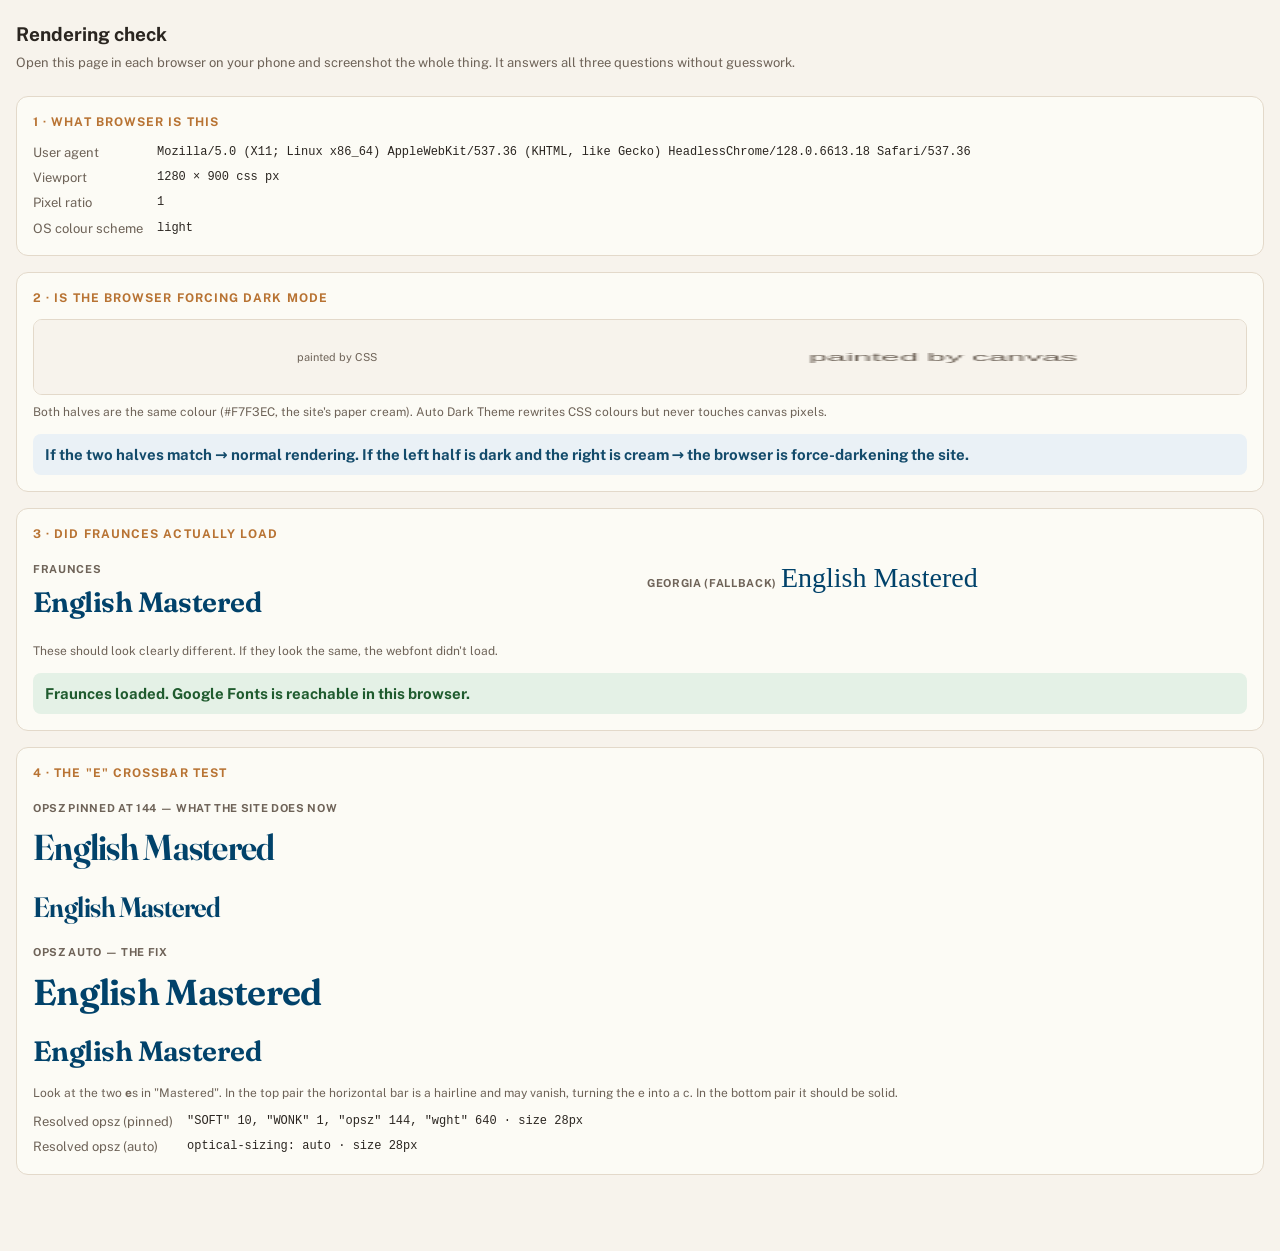
<file: fontcheck.html>
<!DOCTYPE html>
<html lang="en">
<head>
<meta charset="UTF-8">
<meta name="viewport" content="width=device-width, initial-scale=1.0">
<title>English Mastered — rendering check</title>
<!-- em-fix:skip - apply-fixes.py must not touch this file. It needs to keep
     its `opsz 144` sample in order to demonstrate the bug next to the fix. -->
<!-- NOTE: deliberately no color-scheme meta. This page needs Auto Dark
     Theme to stay ON so test 2 can detect it. Do not add "only light" here. -->
<meta name="robots" content="noindex">
<link rel="preconnect" href="https://fonts.googleapis.com">
<link rel="preconnect" href="https://fonts.gstatic.com" crossorigin>
<link href="https://fonts.googleapis.com/css2?family=Fraunces:ital,opsz,wght,SOFT,WONK@0,9..144,400..700,10,1&family=Public+Sans:wght@400;600;700&display=swap" rel="stylesheet">
<style>
  body{margin:0;padding:20px 16px 60px;background:#F7F3EC;color:#2A2520;
       font-family:'Public Sans',system-ui,sans-serif;font-size:15px;line-height:1.55;}
  h1{font-size:19px;margin:0 0 4px;font-weight:700;}
  .sub{color:#6E6358;font-size:13px;margin:0 0 22px;}
  section{border:1px solid #E3D9CA;border-radius:12px;padding:16px;margin:0 0 16px;background:#FCFBF5;}
  h2{font-size:12px;letter-spacing:.09em;text-transform:uppercase;color:#B87333;
     margin:0 0 12px;font-weight:700;}
  .verdict{font-weight:700;font-size:15px;margin:12px 0 0;padding:9px 12px;border-radius:8px;}
  .pass{background:#E4F1E6;color:#1F5B2E;} .fail{background:#FBE3DC;color:#8A2C14;}
  .info{background:#EAF1F6;color:#134B6B;}
  dl{margin:0;display:grid;grid-template-columns:auto 1fr;gap:5px 14px;font-size:13px;}
  dt{color:#6E6358;} dd{margin:0;word-break:break-word;font-family:ui-monospace,monospace;font-size:12px;}
  .swatches{display:flex;gap:0;align-items:stretch;height:74px;border-radius:9px;overflow:hidden;
            border:1px solid #E3D9CA;}
  .sw-css{flex:1;background:#F7F3EC;display:flex;align-items:center;justify-content:center;
          font-size:11px;color:#6E6358;text-align:center;}
  .swatches canvas{flex:1;display:block;height:74px;width:100%;}
  .cap{font-size:12px;color:#6E6358;margin:8px 0 0;}
  .spec{font-family:'Fraunces',Georgia,serif;color:#01426A;white-space:nowrap;
        letter-spacing:-.02em;display:block;margin:2px 0 10px;}
  .pinned{font-variation-settings:'opsz' 144,'wght' 640,'SOFT' 10,'WONK' 1;}
  .auto{font-optical-sizing:auto;font-weight:640;font-variation-settings:'SOFT' 10,'WONK' 1;}
  .s28{font-size:28px;} .s36{font-size:36px;}
  .lbl{font-size:11px;letter-spacing:.06em;text-transform:uppercase;color:#6E6358;
       font-family:'Public Sans',sans-serif;font-weight:700;}
  .ab{display:flex;gap:14px;flex-wrap:wrap;}
  .ab div{flex:1 1 220px;}
  .georgia{font-family:Georgia,serif;font-size:28px;color:#01426A;}
</style>
</head>
<body>

<h1>Rendering check</h1>
<p class="sub">Open this page in each browser on your phone and screenshot the whole thing. It answers all three questions without guesswork.</p>

<section>
  <h2>1 · What browser is this</h2>
  <dl>
    <dt>User agent</dt><dd id="ua">—</dd>
    <dt>Viewport</dt><dd id="vp">—</dd>
    <dt>Pixel ratio</dt><dd id="dpr">—</dd>
    <dt>OS colour scheme</dt><dd id="os">—</dd>
  </dl>
</section>

<section>
  <h2>2 · Is the browser forcing dark mode</h2>
  <div class="swatches">
    <div class="sw-css">painted by CSS</div>
    <canvas id="cv" width="200" height="74"></canvas>
  </div>
  <p class="cap">Both halves are the same colour (#F7F3EC, the site's paper cream). Auto Dark Theme rewrites CSS colours but never touches canvas pixels.</p>
  <div class="verdict info" id="darkverdict">If the two halves <b>match</b> → normal rendering. If the left half is <b>dark</b> and the right is <b>cream</b> → the browser is force-darkening the site.</div>
</section>

<section>
  <h2>3 · Did Fraunces actually load</h2>
  <div class="ab">
    <div>
      <span class="lbl">Fraunces</span>
      <span class="spec auto s28">English Mastered</span>
    </div>
    <div>
      <span class="lbl">Georgia (fallback)</span>
      <span class="georgia">English Mastered</span>
    </div>
  </div>
  <p class="cap">These should look clearly different. If they look the same, the webfont didn't load.</p>
  <div class="verdict" id="fontverdict">checking…</div>
</section>

<section>
  <h2>4 · The "e" crossbar test</h2>
  <span class="lbl">opsz pinned at 144 — what the site does now</span>
  <span class="spec pinned s36">English Mastered</span>
  <span class="spec pinned s28">English Mastered</span>

  <span class="lbl">opsz auto — the fix</span>
  <span class="spec auto s36">English Mastered</span>
  <span class="spec auto s28">English Mastered</span>

  <p class="cap">Look at the two <b>e</b>s in "Mastered". In the top pair the horizontal bar is a hairline and may vanish, turning the e into a c. In the bottom pair it should be solid.</p>
  <dl style="margin-top:10px">
    <dt>Resolved opsz (pinned)</dt><dd id="opsz-p">—</dd>
    <dt>Resolved opsz (auto)</dt><dd id="opsz-a">—</dd>
  </dl>
</section>

<script>
(function(){
  var d = document;
  function set(id, fn){
    var el = d.getElementById(id);
    if (!el) return;
    try { el.textContent = fn(); } catch(e){ el.textContent = 'unavailable (' + e.message + ')'; }
  }

  set('ua',  function(){ return navigator.userAgent; });
  set('vp',  function(){ return innerWidth + ' × ' + innerHeight + ' css px'; });
  set('dpr', function(){ return String(devicePixelRatio); });
  set('os',  function(){
    return matchMedia('(prefers-color-scheme: dark)').matches ? 'dark' : 'light';
  });

  // Canvas is exempt from Auto Dark Theme, so it shows the true colour.
  try {
    var ctx = d.getElementById('cv').getContext('2d');
    ctx.fillStyle = '#F7F3EC';
    ctx.fillRect(0, 0, 200, 74);
    ctx.fillStyle = '#6E6358';
    ctx.font = '11px sans-serif';
    ctx.textAlign = 'center';
    ctx.fillText('painted by canvas', 100, 41);
  } catch(e){}

  // Report what the browser actually resolved for the variation axes.
  var pinned = d.querySelector('.pinned.s28'), auto = d.querySelector('.auto.s28');
  set('opsz-p', function(){
    var s = getComputedStyle(pinned);
    return s.fontVariationSettings + '  ·  size ' + s.fontSize;
  });
  set('opsz-a', function(){
    var s = getComputedStyle(auto);
    return 'optical-sizing: ' + s.fontOpticalSizing + '  ·  size ' + s.fontSize;
  });

  function report(){
    var el = d.getElementById('fontverdict');
    if (!el) return;
    var ok = false;
    try { ok = d.fonts.check('28px Fraunces'); } catch(e){}
    el.className = 'verdict ' + (ok ? 'pass' : 'fail');
    el.textContent = ok
      ? 'Fraunces loaded. Google Fonts is reachable in this browser.'
      : 'Fraunces did NOT load — this browser is blocking Google Fonts. Self-hosting fixes it.';
  }
  try { d.fonts.ready.then(report); } catch(e){}
  setTimeout(report, 3000);
})();
</script>
</body>
</html>
</file>
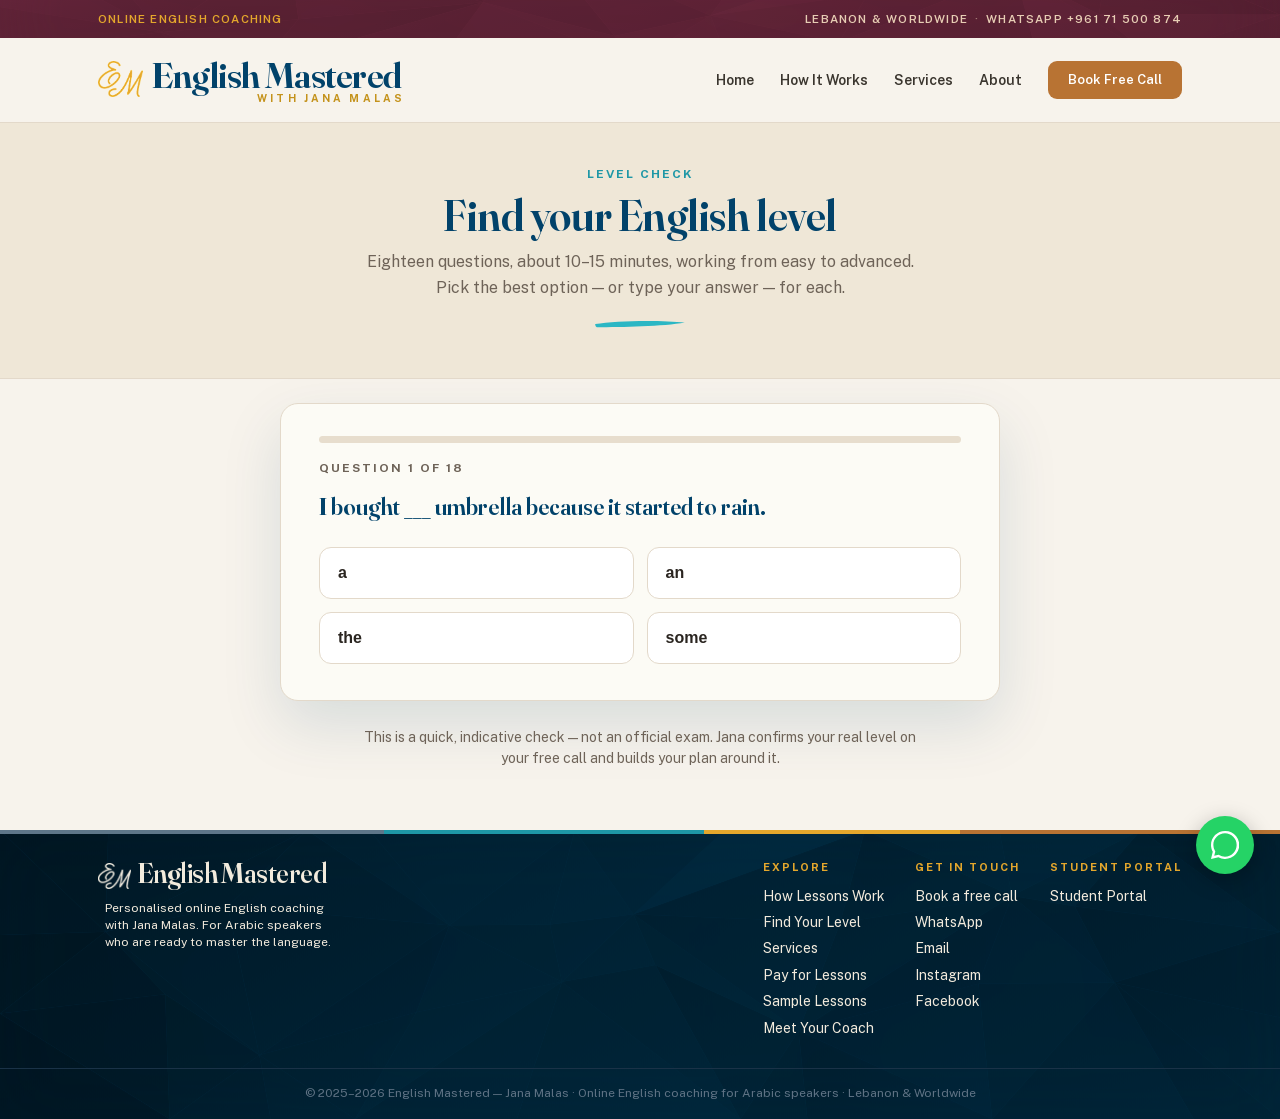
<file: level-test.html>
<!DOCTYPE html>
<html lang="en">
<head>
<meta charset="UTF-8">
<meta name="viewport" content="width=device-width, initial-scale=1.0">
<meta name="color-scheme" content="only light">
<title>Free English Level Test for Arabic Speakers | English Mastered</title>
<meta name="description" content="A quick, free English level check for Arabic speakers — 18 questions, about 10–15 minutes. Estimate your CEFR level from A1 to C1, then confirm it with Jana on a free call.">
<meta property="og:type" content="website">
<meta property="og:title" content="Free English Level Test for Arabic Speakers | English Mastered">
<meta property="og:description" content="A quick, free check to estimate your English level before you book.">
<meta property="og:locale" content="en_US">
<meta property="og:url" content="https://englishmastered.org/level-test.html">
<meta property="og:site_name" content="English Mastered">
<meta property="og:image" content="https://englishmastered.org/img/og-level-test.png">
<meta property="og:image:width" content="1200">
<meta property="og:image:height" content="630">
<meta property="og:image:alt" content="English Mastered — online English coaching with Jana Malas">
<meta name="twitter:card" content="summary_large_image">
<meta name="twitter:title" content="Free English Level Test for Arabic Speakers | English Mastered">
<meta name="twitter:description" content="A quick, free English level check — 18 questions, about 10–15 minutes — to estimate your CEFR level from A1 to C1.">
<meta name="twitter:image" content="https://englishmastered.org/img/og-level-test.png">
<meta name="theme-color" content="#101820">
<link rel="canonical" href="https://englishmastered.org/level-test.html">
<link rel="icon" type="image/png" href="assets/em-mark-gold.png">
<link rel="preload" href="assets/fonts/Fraunces-var.woff2" as="font" type="font/woff2" crossorigin>
<link rel="preload" href="assets/fonts/PublicSans-var.woff2" as="font" type="font/woff2" crossorigin>
<link rel="stylesheet" href="assets/fonts.css">
<style>
  :root{
    --navy:#01426A; --navy-deep:#013049; --teal:#1E97A6; --teal-bright:#2BB7C4;
    --caramel:#B87333; --caramel-dark:#9c5f29; --paper:#F7F3EC; --paper-2:#EFE7D7; --pearl:#FCFBF5; --gold:#E4A72C;
    --text:#2A2520; --deep:#013049; --muted:#6E6358; --border:#E3D9CA; --on-deep:#F2EBDD; --on-deep-mute:#9DA7B1; --slate:#5E7689;
  }
  *{box-sizing:border-box}
  html{scroll-behavior:smooth}
  body{margin:0;font-family:'Public Sans',system-ui,sans-serif;color:var(--text);background:var(--paper);font-size:17px;line-height:1.6;}
  .wrap{max-width:1140px;margin:0 auto;padding:0 28px;}
  .fr,h1,h2,h3{font-family:'Fraunces',Georgia,serif;font-optical-sizing:auto;font-variation-settings:'opsz' 144,'wght' 620,'SOFT' 10,'WONK' 1;color:var(--navy);margin:0;letter-spacing:-.01em;}
  .wonk{font-variation-settings:'opsz' 144,'wght' 620,'SOFT' 10,'WONK' 1;}
  a{color:inherit;text-decoration:none;}
  .tlink{color:#0066CC;font-weight:600;border-bottom:1.5px solid rgba(0,102,204,.3);}
  .kicker{font-size:12px;font-weight:700;letter-spacing:2px;text-transform:uppercase;color:var(--teal);}
  /* brand bar */
  .brandbar{position:relative;background:#6E2940;color:#E7CDB4;overflow:hidden;}
  
  .brandbar .wrap{position:relative;display:flex;justify-content:space-between;align-items:center;height:38px;font-size:11.5px;font-weight:600;letter-spacing:1.2px;text-transform:uppercase;}
  .brandbar .kc{color:var(--gold);}
  .brandbar a{color:#E7CDB4;}
  .brandbar .sep{margin:0 7px;opacity:.55;}
  /* nav */
  nav{background:var(--paper);border-bottom:1px solid var(--border);position:sticky;top:0;z-index:50;transition:box-shadow .2s ease,border-color .2s ease;}
  nav::after{content:"";position:absolute;left:0;right:0;bottom:-3px;height:3px;background:linear-gradient(90deg,#5E7689 0 30%,#1E97A6 30% 55%,#E4A72C 55% 75%,#B87333 75% 100%);transform:scaleX(0);transform-origin:left;transition:transform .8s cubic-bezier(.22,.61,.36,1);pointer-events:none;}
  nav.scrolled::after{transform:scaleX(1);}
  nav.scrolled{border-bottom-color:transparent;box-shadow:0 10px 26px rgba(1,48,73,.06);}
  .nav-inner{transition:height .2s ease;}
  nav.scrolled .nav-inner{height:68px;}
  /* lockup - scrolled: light_desktop at F=29 (cap 20.30). Geometry scales x 29/36.
     .brand-sub margin-right is NOT scaled - recomputed for "with Jana Malas" via
     constants.subline.x_align.formula at F=29: -0.42050 - 2.93658 + 0.20300 = -3.15408.
     Scoped to >=761px: "nav.scrolled .brand img" (0,2,2) outranks the mobile
     ".brand img" (0,1,1) even from inside the max-width:760px block, so unscoped it
     would drag F=29 desktop geometry onto phones. Mobile is light_mobile at F=28
     in every scroll position. */
  .brand{transition:gap .2s ease;}
  .brand img{transition:width .2s ease,height .2s ease,margin-top .2s ease;}
  .brand-text{transition:font-size .2s ease;}
  .brand-sub{transition:font-size .2s ease,margin-top .2s ease,margin-right .2s ease;}
  @media(min-width:761px){
    nav.scrolled .brand{gap:6.53px;}
    nav.scrolled .brand img{width:36.01px;height:28.83px;margin-top:3.63px;}
    nav.scrolled .brand-text{font-size:29px;}
    nav.scrolled .brand-sub{font-size:8.42px;margin-top:-0.34px;margin-right:-3.15px;}
  }
  .nav-inner{display:flex;align-items:center;justify-content:space-between;height:84px;}
  /* lockup - EM-wordmark-spec v6.2 - light_desktop, F=36. Colours are the frozen spec
     literals (#01426A / #C4921B), deliberately not --navy/--gold, so the lockup cannot
     drift if a token changes. Geometry is derived - do not round or tidy. */
  .brand{display:flex;align-items:flex-start;gap:8.10px;}
  .brand img{display:block;flex:none;width:44.71px;height:35.78px;margin-top:4.50px;filter:none;}
  .brand-text{font-family:'Fraunces',serif;font-weight:640;font-variation-settings:'opsz' 144,'SOFT' 10,'WONK' 1;font-size:36px;line-height:1;letter-spacing:-.02em;color:#01426A;white-space:nowrap;display:inline-block;}
  .brand-sub{display:block;font-family:'Public Sans',sans-serif;font-variation-settings:normal;font-weight:700;font-size:10.46px;letter-spacing:.30em;text-transform:uppercase;color:#C4921B;text-align:right;margin-top:-0.42px;margin-right:-3.92px;line-height:1;}
  .nav-links{display:flex;align-items:center;gap:26px;font-size:14px;font-weight:600;}
  .nav-links a{color:#3a352e;position:relative;padding:6px 0;}
  .nav-cta{background:var(--caramel)!important;color:#fff!important;padding:9px 20px!important;font-size:13px;border-radius:9px;}
  .nav-toggle-cb{display:none;}
  .nav-toggle{display:none;}
  /* buttons */
  .btn{display:inline-flex;align-items:center;justify-content:center;gap:9px;font-size:15px;font-weight:600;height:44px;padding:0 22px;box-sizing:border-box;white-space:nowrap;border-radius:10px;cursor:pointer;transition:transform .15s;}
  .btn:hover{transform:translateY(-2px);}
  .btn-primary{background:var(--caramel);color:#fff;box-shadow:0 8px 22px rgba(184,115,51,.3);}
  /* page hero */
  .page-hero{position:relative;overflow:hidden;background:var(--paper-2);border-bottom:1px solid var(--border);color:var(--text);text-align:center;padding:42px 0;}
  .ph-inner{position:relative;z-index:1;width:100%;}
  .page-hero .kicker{color:var(--teal);margin-bottom:8px;font-size:12px;letter-spacing:2px;}
  .page-hero h1{color:var(--navy);font-size:44px;line-height:1.05;margin:0 0 11px;}
  .page-hero p{color:var(--muted);max-width:56ch;margin:0 auto;font-size:16px;}
  .page-hero .brushwing{margin:16px auto 0;}
  /* quiz card */
  .block{padding:60px 0;}
  .quiz{max-width:720px;margin:0 auto;background:var(--pearl);border:1px solid var(--border);border-radius:18px;box-shadow:0 24px 60px rgba(1,66,106,.13);padding:32px 38px 36px;}
  .quiz-bar{height:7px;border-radius:6px;background:#e7ddcd;overflow:hidden;margin-bottom:16px;}
  .quiz-bar span{display:block;height:100%;width:0;border-radius:6px;background:linear-gradient(90deg,var(--teal),var(--caramel));transition:width .35s ease;}
  .quiz-count{font-size:12px;font-weight:700;letter-spacing:2px;text-transform:uppercase;color:var(--muted);margin-bottom:14px;}
  .quiz-q{font-family:'Fraunces',serif;font-variation-settings:'opsz' 144,'wght' 620,'SOFT' 10,'WONK' 1;font-size:24px;line-height:1.28;color:var(--navy);margin:0 0 24px;text-wrap:pretty;}
  .quiz-opts{display:grid;grid-template-columns:1fr 1fr;gap:13px;}
  .quiz-opt{display:flex;align-items:center;text-align:left;padding:16px 18px;border:1.5px solid var(--border);background:#fff;border-radius:12px;font-size:16px;font-weight:600;color:var(--text);cursor:pointer;transition:border-color .15s,transform .15s,background .15s;}
  .quiz-opt:hover{border-color:var(--caramel);transform:translateY(-2px);background:rgba(184,115,51,.05);}
  .quiz-opts .quiz-input{grid-column:1 / -1;}
  .quiz-opts .quiz-submit{grid-column:1 / -1;justify-self:start;}
  .quiz-opts .quiz-status{grid-column:1 / -1;}
  .quiz-note{text-align:center;color:var(--muted);font-size:14px;max-width:62ch;margin:26px auto 0;line-height:1.55;}
  /* quiz result */
  .quiz-result{text-align:center;}
  .quiz-level{font-family:'Fraunces',serif;font-variation-settings:'opsz' 144,'wght' 660,'WONK' 1;font-size:68px;line-height:1;color:var(--navy);margin:2px 0 0;}
  .quiz-level-name{font-family:'Fraunces',serif;font-variation-settings:'opsz' 60,'wght' 560,'WONK' 1;font-size:21px;color:var(--caramel);margin:6px 0 2px;}
  .quiz-result>p{font-size:16px;line-height:1.6;color:var(--text);max-width:52ch;margin:14px auto 0;text-wrap:pretty;}
  .quiz-actions{display:flex;gap:13px;justify-content:center;flex-wrap:wrap;margin-top:24px;}
  .quiz-retake{display:inline-flex;align-items:center;justify-content:center;height:44px;padding:0 22px;background:transparent;border:1.5px solid var(--border);color:var(--navy);border-radius:10px;font-size:15px;font-weight:600;font-family:'Public Sans',sans-serif;cursor:pointer;transition:border-color .15s,transform .15s;}
  .quiz-retake:hover{border-color:var(--caramel);transform:translateY(-2px);}
  /* footer */
  footer{position:relative;background:#013049;color:var(--on-deep-mute);overflow:hidden;}
  
  footer>*{position:relative;z-index:1;}
  .foot-rule{height:4px;background:linear-gradient(90deg,#5E7689 0 30%,var(--teal) 30% 55%,var(--gold) 55% 75%,var(--caramel) 75% 100%);}
  .foot-inner{display:flex;justify-content:space-between;flex-wrap:wrap;gap:24px;padding:25px 28px;}
  .foot-brand-col{display:flex;flex-direction:column;max-width:24em;}
  /* lockup - spec v6.2 `dark`, F=28 (cap 19.60), mapped onto the footer's own class
     names: .brand -> .foot-brand, .brand img -> .foot-brand img, .brand-text -> .b1.
     Mark is the cream cut and carries the x0.94 reversed compensation (26.16 vs the
     light 27.83 at the same F). Wordmark weight is 615, not 640. No subline on dark. */
  .foot-brand{display:flex;align-items:flex-start;gap:6.29px;}
  .foot-brand img{display:block;flex:none;width:32.68px;height:26.16px;margin-top:3.51px;filter:none;}
  .foot-brand .b1{font-family:'Fraunces',serif;font-weight:615;font-variation-settings:'opsz' 144,'SOFT' 10,'WONK' 1;font-size:28px;line-height:1;letter-spacing:-.02em;color:#F2EBDD;white-space:nowrap;display:inline-block;}
  .foot-tag{font-size:12px;line-height:1.4;color:var(--on-deep);margin:9px 0 0 7px;max-width:234px;}
  .foot-links{display:flex;gap:30px;font-size:14px;}
  .foot-col h4{font-family:'Public Sans';font-size:11px;font-weight:700;letter-spacing:2px;text-transform:uppercase;color:var(--gold);margin:0 0 8px;}
  .foot-col a{display:block;color:var(--on-deep);margin-bottom:4px;}
  .copyright{border-top:1px solid #1a3247;padding:15.5px 28px;font-size:12px;color:#5f7385;text-align:center;}
  /* whatsapp */
  .wa-btn{position:fixed;bottom:26px;right:26px;width:58px;height:58px;background:#25d366;border-radius:50%;display:flex;align-items:center;justify-content:center;box-shadow:0 6px 22px rgba(0,0,0,.28);z-index:200;transition:transform .2s;}
  .wa-btn:hover{transform:scale(1.1);}
  @media(max-width:760px){
    .quiz-opts{grid-template-columns:1fr;}
    /* lockup - spec v6.2 light_mobile, F=28 (cap 19.60). Recipe is identical on every
       page; only this page's trigger width differs (760px here). font-variation-settings
       is non-additive so it is restated in full to keep SOFT 10. letter-spacing stays
       .30em from the base rule. margin-right is the spec's published value - see the
       opsz caveat in the handover notes. */
    .brand{gap:6.29px;}
    .brand img{width:34.77px;height:27.83px;margin-top:3.50px;}
    .brand-text{font-size:28px;font-variation-settings:'opsz' 80,'SOFT' 10,'WONK' 1;}
    .brand-sub{font-size:8.13px;margin-top:-0.33px;margin-right:-3.05px;}
    .brandbar .wrap{flex-direction:column;height:auto;gap:1px;padding-top:5px;padding-bottom:5px;font-size:9.5px;letter-spacing:.4px;text-align:center;line-height:1.35;justify-content:center;}
    .nav-toggle{display:flex;flex-direction:column;justify-content:center;gap:5px;width:44px;height:44px;cursor:pointer;margin-right:-6px;}
    .nav-toggle span{display:block;width:26px;height:2px;background:var(--navy);border-radius:2px;transition:transform .25s ease,opacity .2s ease;}
    .nav-toggle-cb:checked ~ .nav-toggle span:nth-child(1){transform:translateY(7px) rotate(45deg);}
    .nav-toggle-cb:checked ~ .nav-toggle span:nth-child(2){opacity:0;}
    .nav-toggle-cb:checked ~ .nav-toggle span:nth-child(3){transform:translateY(-7px) rotate(-45deg);}
    .nav-links{position:absolute;top:100%;left:0;right:0;flex-direction:column;align-items:stretch;gap:0;background:var(--paper);border-bottom:1px solid var(--border);box-shadow:0 18px 30px rgba(1,48,73,.10);padding:0 28px;max-height:0;overflow:hidden;opacity:0;pointer-events:none;transition:max-height .32s ease,opacity .22s ease,padding .32s ease;}
    .nav-toggle-cb:checked ~ .nav-links{max-height:460px;opacity:1;pointer-events:auto;padding:6px 28px 14px;}
    .nav-links a{padding:13px 2px;border-bottom:1px solid rgba(227,217,202,.7);font-size:16px;width:100%;}
    .nav-links a.active svg{display:none;}
    .nav-links a:last-child{border-bottom:0;}
    .nav-cta{align-self:flex-start;width:auto;margin-top:12px;padding:11px 22px!important;border-radius:9px;}
    .page-hero{padding:34px 0;}
    .page-hero h1{font-size:34px;line-height:1.1;margin:0 0 10px;}
    .page-hero p{font-size:15px;}
    .page-hero .brushwing{margin:14px auto 0;}
    .quiz{padding:26px 22px 28px;}
    .foot-inner{gap:18px;}
  }
</style>
<script type="application/ld+json">
{
  "@context": "https://schema.org",
  "@graph": [
    {
      "@type": "WebApplication",
      "name": "English Level Check — English Mastered",
      "url": "https://englishmastered.org/level-test.html",
      "description": "A quick, free level check — 18 questions, about 10–15 minutes — to estimate your English level from A1 to C1. Designed for Arabic speakers.",
      "applicationCategory": "EducationalApplication",
      "operatingSystem": "Any",
      "offers": { "@type": "Offer", "price": "0", "priceCurrency": "USD" },
      "provider": { "@type": "Organization", "name": "English Mastered", "@id": "https://englishmastered.org/#business" },
      "inLanguage": "en"
    },
    {
      "@type": "BreadcrumbList",
      "itemListElement": [
        { "@type": "ListItem", "position": 1, "name": "Home", "item": "https://englishmastered.org/" },
        { "@type": "ListItem", "position": 2, "name": "Find Your Level", "item": "https://englishmastered.org/level-test.html" }
      ]
    }
  ]
}
</script>
<style>
  /* level-test only — typed-answer field + submit button (uses existing site tokens) */
  .quiz-input{ width:100%; padding:16px 20px; border:1.5px solid var(--border); border-radius:12px;
    background:var(--paper); color:var(--deep); font-size:16px; font-family:'Public Sans',sans-serif;
    line-height:1.4; transition:border-color .2s ease, box-shadow .2s ease, background .2s ease; }
  .quiz-input::placeholder{ color:var(--muted); }
  .quiz-input:focus{ outline:none; border-color:var(--caramel); background:#fff;
    box-shadow:0 0 0 3px color-mix(in srgb, var(--caramel) 22%, transparent); }
  .quiz-input:disabled{ opacity:.7; }
  .quiz-submit{ align-self:flex-start; background:var(--caramel); color:#fff; border:0; border-radius:9px;
    padding:13px 30px; font-size:15px; font-weight:600; font-family:'Public Sans',sans-serif; cursor:pointer;
    box-shadow:0 6px 18px rgba(184,115,51,.28); transition:transform .2s ease, background .2s ease, box-shadow .2s ease; }
  .quiz-submit:hover{ background:var(--caramel-dark); transform:translateY(-2px); box-shadow:0 10px 26px rgba(184,115,51,.36); }
  .quiz-submit:disabled{ opacity:.6; cursor:default; transform:none; box-shadow:none; }
  .quiz-status{ font-size:13px; color:var(--muted); min-height:18px; }
  .quiz-input.shake{ animation:quizShake .35s; border-color:var(--caramel); }
  @keyframes quizShake{ 0%,100%{transform:translateX(0)} 25%{transform:translateX(-5px)} 75%{transform:translateX(5px)} }
  /* results: keep / download / print / email (uses existing site tokens) */
  .result-tools{ margin:24px auto 0; max-width:520px; text-align:left;
    border-top:1px solid var(--border); padding-top:20px; }
  .result-tools h4{ font-family:'Public Sans',sans-serif; font-size:12px; letter-spacing:.06em;
    text-transform:uppercase; color:var(--muted); font-weight:700; margin:0 0 12px; }
  .result-tools-row{ display:flex; gap:10px; flex-wrap:wrap; margin:0 0 14px; }
  .result-btn{ flex:1 1 auto; background:var(--paper); color:var(--deep); border:1.5px solid var(--border);
    border-radius:10px; padding:11px 18px; font-size:14px; font-weight:600; font-family:'Public Sans',sans-serif;
    cursor:pointer; transition:border-color .2s ease, background .2s ease, transform .2s ease; }
  .result-btn:hover{ border-color:var(--caramel); transform:translateY(-1px); }
  .result-email{ display:flex; gap:10px; flex-wrap:wrap; align-items:flex-start; }
  .result-email .quiz-input{ flex:1 1 180px; padding:12px 16px; font-size:15px; }
  .result-email .quiz-submit{ flex:0 0 auto; align-self:auto; padding:13px 22px; }
  .result-msg{ width:100%; font-size:13px; min-height:18px; margin-top:4px; color:var(--muted); }
  .result-msg.ok{ color:var(--deep); }
  .result-msg.err{ color:#9E472A; }
  @media print{
    .brandbar, nav, .page-hero, .quiz-note, footer, .wa-btn,
    .quiz-actions, .result-tools, .tlink{ display:none !important; }
    body{ background:#fff; }
    .quiz-result{ box-shadow:none !important; border:0 !important; }
  }
</style>
<style id="em-mobile-fix">
/* mobile layout fixes */
html,body{overflow-x:clip}
@media(max-width:900px){ .step .crow::before{display:none!important} }
@media(max-width:860px){
  .section-head p,.cta-band h2,.page-hero p{white-space:normal!important}
}
@media(max-width:640px){
  .brandbar .kc{display:none}
  .brandbar .wrap{justify-content:center}
}
</style>
</head>
<body>

<!-- BRAND BAR -->
<div class="brandbar" data-em-mosaic="surf-bar" data-em-color="#6E2940">
  <div class="wrap">
    <span class="kc">Online English Coaching</span>
    <span>Lebanon &amp; Worldwide<span class="sep">&middot;</span><a href="https://wa.me/96171500874" target="_blank" rel="noopener">WhatsApp +961 71 500 874</a></span>
  </div>
</div>

<!-- NAV -->
<nav>
  <div class="wrap nav-inner">
    <a class="brand" href="index.html">
      <img src="assets/mono-gold-d12@3x.png" alt="">
      <span class="brand-text">English Mastered<span class="brand-sub">with Jana Malas</span></span>
    </a>
    <input type="checkbox" id="navtoggle" class="nav-toggle-cb" aria-label="Open menu">
    <label class="nav-toggle" for="navtoggle" aria-hidden="true"><span></span><span></span><span></span></label>
    <div class="nav-links">
      <a href="index.html">Home</a>
      <a href="start.html">How It Works</a>
      <a href="services.html">Services</a>
      <a href="about.html">About</a>
      <a href="book.html" class="nav-cta">Book Free Call</a>
    </div>
  </div>
</nav>

<!-- PAGE HERO -->
<header class="page-hero">
  <div class="wrap ph-inner">
    <p class="kicker">Level Check</p>
    <h1 class="wonk">Find your English level</h1>
    <p>Eighteen questions, about 10–15 minutes, working from easy to advanced. Pick the best option — or type your answer — for each.</p>
    <svg class="brushwing" viewBox="0 0 120 14" width="150" height="11"><path d="M3 9 C 30 4 90 4 117 7 C 90 12 36 13 5 13 C 3 12 3 10 3 9 Z" fill="#2BB7C4"></path></svg>
  </div>
</header>

<!-- QUIZ -->
<section class="block" style="padding-top:24px;">
  <div class="wrap">
    <div class="quiz" id="quiz"></div>
    <p class="quiz-note">This is a quick, indicative check — not an official exam. Jana confirms your real level on your free call and builds your plan around it.</p>
  </div>
</section>

<!-- FOOTER -->
<footer data-em-mosaic="surf-footer" data-em-color="#013049">
  <div class="foot-rule"></div>
  <div class="wrap foot-inner">
    <div class="foot-brand-col">
      <div class="foot-brand">
        <img src="assets/mono-cream-d12@3x.png" alt="">
        <div><div class="b1">English Mastered</div></div>
      </div>
      <p class="foot-tag">Personalised online English coaching with Jana Malas. For Arabic speakers who are ready to master the language.</p>
    </div>
    <div class="foot-links">
      <div class="foot-col">
        <h4>Explore</h4>
        <a href="start.html">How Lessons Work</a>
        <a href="level-test.html">Find Your Level</a>
        <a href="services.html">Services</a>
        <a href="payments.html">Pay for Lessons</a>
        <a href="samples.html">Sample Lessons</a>
        <a href="about.html">Meet Your Coach</a>
      </div>
      <div class="foot-col">
        <h4>Get in touch</h4>
        <a href="book.html">Book a free call</a>
        <a href="https://wa.me/96171500874" target="_blank" rel="noopener">WhatsApp</a>
        <a href="mailto:jana@englishmastered.org">Email</a>
        <a href="https://instagram.com/english_mastered" target="_blank" rel="noopener">Instagram</a>
        <a href="https://www.facebook.com/profile.php?id=100077407694745" target="_blank" rel="noopener">Facebook</a>
      </div>
      <div class="foot-col">
        <h4>Student Portal</h4>
        <a href="https://students.englishmastered.org">Student Portal</a>
      </div>
    </div>
  </div>
  <div class="copyright">© 2025–2026 English Mastered — Jana Malas · Online English coaching for Arabic speakers · Lebanon &amp; Worldwide</div>
</footer>

<!-- WHATSAPP -->
<a href="https://wa.me/96171500874" target="_blank" rel="noopener" class="wa-btn" aria-label="Chat on WhatsApp">
  <svg xmlns="http://www.w3.org/2000/svg" viewBox="0 0 32 32" width="28" height="28" fill="white"><path d="M16 0C7.16 0 0 7.16 0 16c0 2.82.74 5.47 2.03 7.77L0 32l8.47-2.02A16 16 0 1016 0zm0 29.33a13.27 13.27 0 01-6.78-1.86l-.49-.29-5.03 1.2 1.22-4.91-.32-.5A13.24 13.24 0 012.67 16C2.67 8.64 8.64 2.67 16 2.67S29.33 8.64 29.33 16 23.36 29.33 16 29.33z"/></svg>
</a>

<script>
(function(){
  /* === LIVE AI GRADING =================================================
     Leave this null and the two open-ended typed questions are graded by a
     lenient local check on the live site (perfectly fine — Jana confirms the
     real level on the call). To turn on true AI grading in production:
       1. Deploy the included Cloudflare Worker (see grader-worker.js).
       2. Paste its URL here, e.g.
            const GRADER_ENDPOINT = "https://em-grader.YOURNAME.workers.dev";
     The Claude preview already grades with AI directly; GRADER_ENDPOINT only
     affects the live site. ==================================================*/
  const GRADER_ENDPOINT = "https://em-grader.c-col-peterson-me.workers.dev";

  const Q = [
    { type:"choice", level:"A1", q:"I bought ___ umbrella because it started to rain.", o:["a","an","the","some"], correct:"an" },
    { type:"choice", level:"A1", q:"My name ___ Sara and I ___ from Lebanon.", o:["is / am","am / is","are / am","is / are"], correct:"is / am" },
    { type:"choice", level:"A1", q:"\u2018___ is my brother,\u2019 she said, pointing to the boy beside her.", o:["These","That","This","Those"], correct:"This" },
    { type:"choice", level:"A2", q:"The lesson starts ___ 9 o\u2019clock ___ Monday morning.", o:["in / on","at / on","on / at","at / in"], correct:"at / on" },
    { type:"choice", level:"A2", q:"There isn\u2019t ___ milk left in the fridge.", o:["many","much","some","few"], correct:"much" },
    { type:"choice", level:"A2", q:"My sister is ___ than me.", o:["tall","more tall","taller","tallest"], correct:"taller" },
    { type:"text", level:"A2", grade:"api", q:"Complete the sentence in your own words: \u2018Last weekend, I \u2026\u2019", target:"a grammatically reasonable sentence in the past simple about last weekend, containing a past-tense verb", fallback:function(a){ return words(a) >= 3; } },
    { type:"choice", level:"B1", q:"Can you ___ my little brother while I\u2019m out?", o:["look for","look after","look up","look into"], correct:"look after" },
    { type:"choice", level:"B1", q:"She\u2019s really good ___ tennis and very interested ___ music.", o:["in / at","at / in","on / about","at / on"], correct:"at / in" },
    { type:"choice", level:"B1", q:"I ___ him at the market yesterday.", o:["have seen","saw","have saw","had seen"], correct:"saw" },
    { type:"choice", level:"B1", q:"Before you sign anything, you need to ___ a decision.", o:["do","take","make","have"], correct:"make" },
    { type:"text", level:"B1", grade:"api", q:"Answer in one full sentence: \u2018What would you do if you won a lot of money?\u2019", target:"a sentence using the second conditional, e.g. \u2018I would \u2026\u2019 / \u2018I\u2019d \u2026\u2019", fallback:function(a){ return words(a) >= 3 && /\bwould\b|\u2019d\b|'d\b/i.test(a); } },
    { type:"text", level:"B2", grade:"list", q:"Find and correct the mistake. Type the corrected sentence: \u2018She is work in a hospital.\u2019", accept:["she works in a hospital","she works in a hospital."] },
    { type:"choice", level:"B2", q:"He asked me ___ I was feeling tired.", o:["that","what","if","which"], correct:"if" },
    { type:"text", level:"B2", grade:"list", q:"Rewrite with the same meaning using the word DRIVEN. Fill the gap: \u2018A friendly taxi driver drove us into town.\u2019 \u2192 \u2018We ___ a friendly taxi driver.\u2019", accept:["were driven into town by"] },
    { type:"choice", level:"B2", q:"The new High Line park is a remarkably ___ steel structure. (ATTRACT)", o:["attract","attraction","attractive","attractively"], correct:"attractive" },
    { type:"choice", level:"C1", q:"\u2018I had never seen such a beautiful sight.\u2019 \u2192 \u2018Never ___ such a beautiful sight.\u2019", o:["I had seen","had I seen","did I see","I saw"], correct:"had I seen" },
    { type:"text", level:"C1", grade:"list", q:"Rewrite this formally using inversion. Type the full sentence: \u2018You must not leave the building under any circumstances.\u2019", accept:["under no circumstances must you leave the building","under no circumstances must you leave the building.","under no circumstances may you leave the building"] }
  ];

  let i = 0, score = 0;
  const transcript = [];
  let lastBand = null;
  const quiz = document.getElementById('quiz');
  const shell = '<div class="quiz-bar"><span id="qbar"></span></div>'
              + '<div class="quiz-count" id="qcount"></div>'
              + '<div class="quiz-q" id="qtext"></div>'
              + '<div class="quiz-opts" id="qopts"></div>';

  function words(s){ return s.trim() ? s.trim().split(/\s+/).length : 0; }
  function norm(s){ return s.toLowerCase().trim().replace(/\s+/g,' ').replace(/^[^\p{L}\p{N}]+|[^\p{L}\p{N}]+$/gu,''); }

  function correctAnswerOf(item){
    if (item.type === 'choice') return item.correct;
    if (item.accept) return item.accept.join('   OR   ');
    return item.target;
  }
  function record(item, answer, ok, extra){
    transcript.push(Object.assign({
      n: i + 1, level: item.level, type: item.type, q: item.q,
      answer: answer, correctAnswer: correctAnswerOf(item), ok: ok
    }, extra || {}));
  }

  async function gradeApi(item, answer){
    try {
      if (GRADER_ENDPOINT) {
        // PRODUCTION PATH — our serverless proxy holds the API key and returns
        // { result, model, prompt, modelText }.
        const res = await fetch(GRADER_ENDPOINT, {
          method:'POST',
          headers:{ 'Content-Type':'application/json' },
          body: JSON.stringify({ question:item.q, target:item.target, answer:answer })
        });
        if (!res.ok) throw new Error('grader status ' + res.status);
        const data = await res.json();
        const verdict = (data && (data.result || data.verdict) || '').toString();
        if (/LIMIT/i.test(verdict)) {
          const ok = item.fallback ? item.fallback(answer) : (words(answer) >= 3);
          return { ok:ok, via:'local fallback (daily AI cap reached)' };
        }
        let ok;
        if (/INCORRECT/i.test(verdict)) ok = false;
        else if (/CORRECT/i.test(verdict)) ok = true;
        else throw new Error('unparseable grader response');
        return {
          ok: ok,
          via: 'AI grader (' + (data.model || 'Claude Haiku') + ' via em-grader Worker)',
          prompt: (data.prompt || ''), model: (data.model || ''), raw: (data.modelText || verdict)
        };
      } else {
        // PREVIEW-ONLY PATH — direct call (the Claude preview injects auth).
        const res = await fetch('https://api.anthropic.com/v1/messages', {
          method:'POST',
          headers:{ 'Content-Type':'application/json', 'anthropic-version':'2023-06-01' },
          body: JSON.stringify({
            model:'claude-haiku-4-5',
            max_tokens:16,
            messages:[{ role:'user', content:
              'You are a precise English examiner. Question shown to the student: "'+item.q+'". '
              + 'A correct answer is '+item.target+'. The student wrote: "'+answer+'". '
              + 'Decide whether the answer satisfies the target (ignore minor spelling and punctuation). '
              + 'Reply with ONLY one word: CORRECT or INCORRECT.' }]
          })
        });
        const data = await res.json();
        let text = '';
        if (data && Array.isArray(data.content)) text = data.content.map(function(b){ return b && b.text ? b.text : ''; }).join(' ');
        let ok;
        if (/INCORRECT/i.test(text)) ok = false;
        else if (/CORRECT/i.test(text)) ok = true;
        else throw new Error('unparseable');
        return { ok:ok, via:'AI grader (preview direct call)', prompt:'(graded in preview)', model:'claude-haiku-4-5', raw:text };
      }
    } catch (e) {
      // Any failure (incl. the live direct-call CORS block) → lenient local check.
      const ok = item.fallback ? item.fallback(answer) : (words(answer) >= 3);
      return { ok:ok, via:'local fallback (AI unavailable)' };
    }
  }

  function render(){
    const item = Q[i];
    document.getElementById('qbar').style.width = (i / Q.length * 100) + '%';
    document.getElementById('qcount').textContent = 'Question ' + (i + 1) + ' of ' + Q.length;
    document.getElementById('qtext').textContent = item.q;
    if (item.type === 'text') renderText(item); else renderChoice(item);
  }

  function advance(){ i++; if (i < Q.length) render(); else result(); }

  function renderChoice(item){
    const op = document.getElementById('qopts');
    op.innerHTML = '';
    item.o.forEach(function(opt){
      const b = document.createElement('button');
      b.className = 'quiz-opt'; b.type = 'button'; b.textContent = opt;
      b.addEventListener('click', function(){
        const ok = (opt === item.correct);
        record(item, opt, ok, { via:'multiple choice (local check)' });
        if (ok) score++;
        advance();
      });
      op.appendChild(b);
    });
  }

  function renderText(item){
    const op = document.getElementById('qopts');
    op.innerHTML = '';
    const input = document.createElement('input');
    input.type = 'text'; input.className = 'quiz-input';
    input.placeholder = 'Type your answer\u2026';
    input.setAttribute('autocomplete','off'); input.setAttribute('autocapitalize','off'); input.setAttribute('spellcheck','false');
    const btn = document.createElement('button');
    btn.type = 'button'; btn.className = 'quiz-submit'; btn.textContent = 'Submit';
    const status = document.createElement('div');
    status.className = 'quiz-status'; status.setAttribute('aria-live','polite');
    op.appendChild(input); op.appendChild(btn); op.appendChild(status);
    input.focus();

    let busy = false;
    async function submit(){
      if (busy) return;
      const val = input.value.trim();
      if (!val){ input.classList.remove('shake'); void input.offsetWidth; input.classList.add('shake'); input.focus(); return; }
      if (item.grade === 'list'){
        const ok = item.accept.some(function(a){ return norm(a) === norm(val); });
        record(item, val, ok, { via:'exact match (local check)' });
        if (ok) score++;
        advance();
      } else {
        busy = true; input.disabled = true; btn.disabled = true;
        btn.textContent = 'Checking\u2026'; status.textContent = 'Checking your answer\u2026';
        const d = await gradeApi(item, val);
        record(item, val, d.ok, { via:d.via, aiPrompt:d.prompt, aiModel:d.model, aiRaw:d.raw });
        if (d.ok) score++;
        advance();
      }
    }
    btn.addEventListener('click', submit);
    input.addEventListener('keydown', function(e){ if (e.key === 'Enter'){ e.preventDefault(); submit(); } });
  }

  function band(){
    if (score <= 4)  return ["A1", "Beginner — Foundations", "You're right at the start, and that's a great place to begin. We'll build a solid foundation from the ground up — the everyday words, sounds, and structures you'll use most."];
    if (score <= 7)  return ["A2", "Elementary", "You can handle everyday basics. The next step is stringing them together into connected, confident speech — and closing the small gaps that trip Arabic speakers up."];
    if (score <= 11) return ["B1", "Intermediate", "You can hold your own in familiar situations. Now we sharpen your accuracy and push toward genuine fluency, so English stops feeling like translation in your head."];
    if (score <= 14) return ["B2", "Upper-Intermediate", "You communicate well across most topics. We'll polish the fine details that take you from good to genuinely fluent — and prepare you for exams like IELTS if that's your goal."];
    return ["C1", "Advanced", "You're already strong. From here it's all about nuance, precision, and the finer points that make your English sound effortless and natural."];
  }

  function result(){
    const r = band(); lastBand = r;
    quiz.innerHTML = '<div class="quiz-result">'
      + '<div class="quiz-level">' + r[0] + '</div>'
      + '<div class="quiz-level-name">' + r[1] + '</div>'
      + '<p>' + r[2] + '</p>'
      + '<p style="color:var(--muted);font-size:14px;">You answered ' + score + ' of ' + Q.length + ' correctly.</p>'
      + '<div class="quiz-actions">'
      + '<a class="btn btn-primary" href="book.html">Book a free call to confirm</a>'
      + '<button class="quiz-retake" type="button" id="retake">Retake the check</button>'
      + '</div>'
      + '<div class="result-tools">'
      +   '<h4>Keep your results</h4>'
      +   '<div class="result-tools-row">'
      +     '<button class="result-btn" type="button" id="dl">\u2193&nbsp; Download</button>'
      +     '<button class="result-btn" type="button" id="pr">\u2399&nbsp; Print</button>'
      +   '</div>'
      +   '<div class="result-email">'
      +     '<input class="quiz-input" type="text" id="rname" placeholder="Your name (optional)" autocomplete="name">'
      +     '<input class="quiz-input" type="email" id="remail" placeholder="Your email" autocomplete="email" inputmode="email" spellcheck="false">'
      +     '<button class="quiz-submit" type="button" id="sendme">Email me my results</button>'
      +     '<div class="result-msg" id="emailmsg" aria-live="polite"></div>'
      +   '</div>'
      + '</div>'
      + '<p style="text-align:center;margin-top:16px;font-size:14px;"><a class="tlink" href="services.html">See lessons and packages for your level</a> &nbsp;&middot;&nbsp; <a class="tlink" href="start.html">How lessons work</a></p>'
      + '</div>';

    document.getElementById('retake').addEventListener('click', function(){
      i = 0; score = 0; transcript.length = 0; lastBand = null; quiz.innerHTML = shell; render();
    });
    document.getElementById('dl').addEventListener('click', function(){
      download('english-mastered-level-' + r[0] + '.html', buildResultsDoc(false));
    });
    document.getElementById('pr').addEventListener('click', function(){
      printDoc(buildResultsDoc(false));
    });
    document.getElementById('sendme').addEventListener('click', sendResults);
    document.getElementById('remail').addEventListener('keydown', function(e){
      if (e.key === 'Enter'){ e.preventDefault(); sendResults(); }
    });
  }

  function escq(s){
    return String(s == null ? '' : s)
      .replace(/&/g,'&amp;').replace(/</g,'&lt;').replace(/>/g,'&gt;').replace(/"/g,'&quot;');
  }

  // Per-question row for the downloadable/printable doc. forOwner is reserved
  // for a future "save the full AI detail locally" use; the student copy keeps
  // it false, so AI internals stay in the emailed owner copy only.
  function rowHtml(t, forOwner){
    const mark = t.ok ? '\u2713' : '\u2717';
    const color = t.ok ? '#2E6F5E' : '#9E472A';
    return '<div style="padding:10px 0;border-bottom:1px solid #eee;">'
      + '<div style="font-size:11px;color:#999;">Q' + (t.n||'') + ' &middot; ' + escq(t.level||'') + '</div>'
      + '<div style="font-size:14px;color:#101820;margin:2px 0 3px;font-weight:600;">' + escq(t.q||'') + '</div>'
      + '<div style="font-size:13px;color:#222;"><strong>Your answer:</strong> ' + escq(t.answer||'')
      +   ' <span style="color:' + color + ';font-weight:700;">' + mark + '</span></div>'
      + '</div>';
  }

  function buildResultsDoc(forOwner){
    const r = lastBand || band();
    const nameEl = document.getElementById('rname');
    const name = (nameEl && nameEl.value.trim()) || '';
    const rows = transcript.map(function(t){ return rowHtml(t, forOwner); }).join('');
    const when = new Date().toLocaleString();
    return '<!doctype html><html lang="en"><head><meta charset="utf-8">'
      + '<meta name="viewport" content="width=device-width,initial-scale=1">'
      + '<title>English level results \u2014 ' + escq(r[0]) + '</title></head>'
      + '<body style="margin:0;padding:24px;background:#faf8f3;font-family:-apple-system,Segoe UI,Roboto,Helvetica,Arial,sans-serif;color:#222;">'
      + '<div style="max-width:660px;margin:0 auto;background:#fff;border:1px solid #eee;border-radius:14px;padding:28px;">'
      + '<div style="font-size:12px;letter-spacing:.06em;text-transform:uppercase;color:#B87333;font-weight:700;">English Mastered</div>'
      + (name ? '<div style="font-size:13px;color:#666;margin-top:4px;">' + escq(name) + '</div>' : '')
      + '<div style="font-size:48px;font-weight:800;color:#101820;margin:14px 0 0;line-height:1;">' + escq(r[0]) + '</div>'
      + '<div style="font-size:16px;color:#666;margin:6px 0 10px;">' + escq(r[1]) + '</div>'
      + '<p style="font-size:15px;line-height:1.6;">' + escq(r[2]) + '</p>'
      + '<p style="font-size:15px;"><strong>' + score + ' of ' + Q.length + '</strong> correct.</p>'
      + '<a href="https://englishmastered.org/book.html" style="display:inline-block;background:#B87333;color:#fff;text-decoration:none;font-weight:600;padding:11px 24px;border-radius:9px;font-size:15px;">Book your free call</a>'
      + '<h3 style="margin:24px 0 4px;font-size:14px;color:#101820;">Your answers</h3>'
      + rows
      + '<p style="font-size:12px;color:#999;margin-top:18px;line-height:1.6;">Taken ' + escq(when) + '. This is a quick, indicative check \u2014 not an official exam. Jana confirms your real level on your free call.</p>'
      + '</div></body></html>';
  }

  function download(filename, html){
    const blob = new Blob([html], { type:'text/html' });
    const url = URL.createObjectURL(blob);
    const a = document.createElement('a');
    a.href = url; a.download = filename;
    document.body.appendChild(a); a.click();
    setTimeout(function(){ if (a.parentNode) a.parentNode.removeChild(a); URL.revokeObjectURL(url); }, 1000);
  }

  function printDoc(html){
    const f = document.createElement('iframe');
    f.setAttribute('aria-hidden','true');
    f.style.cssText = 'position:fixed;right:0;bottom:0;width:0;height:0;border:0;';
    f.onload = function(){
      try { f.contentWindow.focus(); f.contentWindow.print(); }
      catch (e) { window.print(); }
      setTimeout(function(){ if (f.parentNode) f.parentNode.removeChild(f); }, 2000);
    };
    f.srcdoc = html;
    document.body.appendChild(f);
  }

  async function sendResults(){
    const msg = document.getElementById('emailmsg');
    const btn = document.getElementById('sendme');
    const emailEl = document.getElementById('remail');
    const nameEl = document.getElementById('rname');
    const email = emailEl.value.trim();
    if (!/^[^\s@]+@[^\s@]+\.[^\s@]+$/.test(email)){
      msg.className = 'result-msg err'; msg.textContent = 'Please enter a valid email address.';
      emailEl.focus(); return;
    }
    if (!GRADER_ENDPOINT){
      msg.className = 'result-msg err';
      msg.textContent = 'Emailing isn\u2019t available in preview \u2014 it works on the live site.';
      return;
    }
    btn.disabled = true; const old = btn.textContent; btn.textContent = 'Sending\u2026';
    msg.className = 'result-msg'; msg.textContent = 'Sending your results\u2026';
    const r = lastBand || band();
    try {
      const res = await fetch(GRADER_ENDPOINT.replace(/\/+$/,'') + '/email', {
        method:'POST',
        headers:{ 'Content-Type':'application/json' },
        body: JSON.stringify({
          student:{ name: nameEl.value.trim(), email: email },
          result:{ level:r[0], name:r[1], blurb:r[2] },
          score: score, total: Q.length,
          transcript: transcript
        })
      });
      const data = await res.json().catch(function(){ return {}; });
      if (data && data.ok && data.studentSent){
        msg.className = 'result-msg ok';
        msg.textContent = 'Sent! Check your inbox (and your spam folder, just in case).';
        btn.textContent = 'Sent \u2713';
      } else if (data && data.ok){
        msg.className = 'result-msg ok';
        msg.textContent = 'Your results were recorded. If the copy didn\u2019t arrive, check your spam folder.';
        btn.textContent = 'Sent \u2713';
      } else {
        throw new Error((data && data.error) || 'send failed');
      }
    } catch (e){
      msg.className = 'result-msg err';
      msg.textContent = 'Sorry \u2014 couldn\u2019t send right now. You can Download your results instead.';
      btn.disabled = false; btn.textContent = old;
    }
  }

  quiz.innerHTML = shell;
  render();
})();
</script>


<script src="assets/em-mosaic.js"></script>
<script>
  (function(){var nav=document.querySelector('nav');if(!nav)return;
    function on(){nav.classList.toggle('scrolled',window.scrollY>38);}
    addEventListener('scroll',on,{passive:true});on();})();
</script>
</body>
</html>
</file>
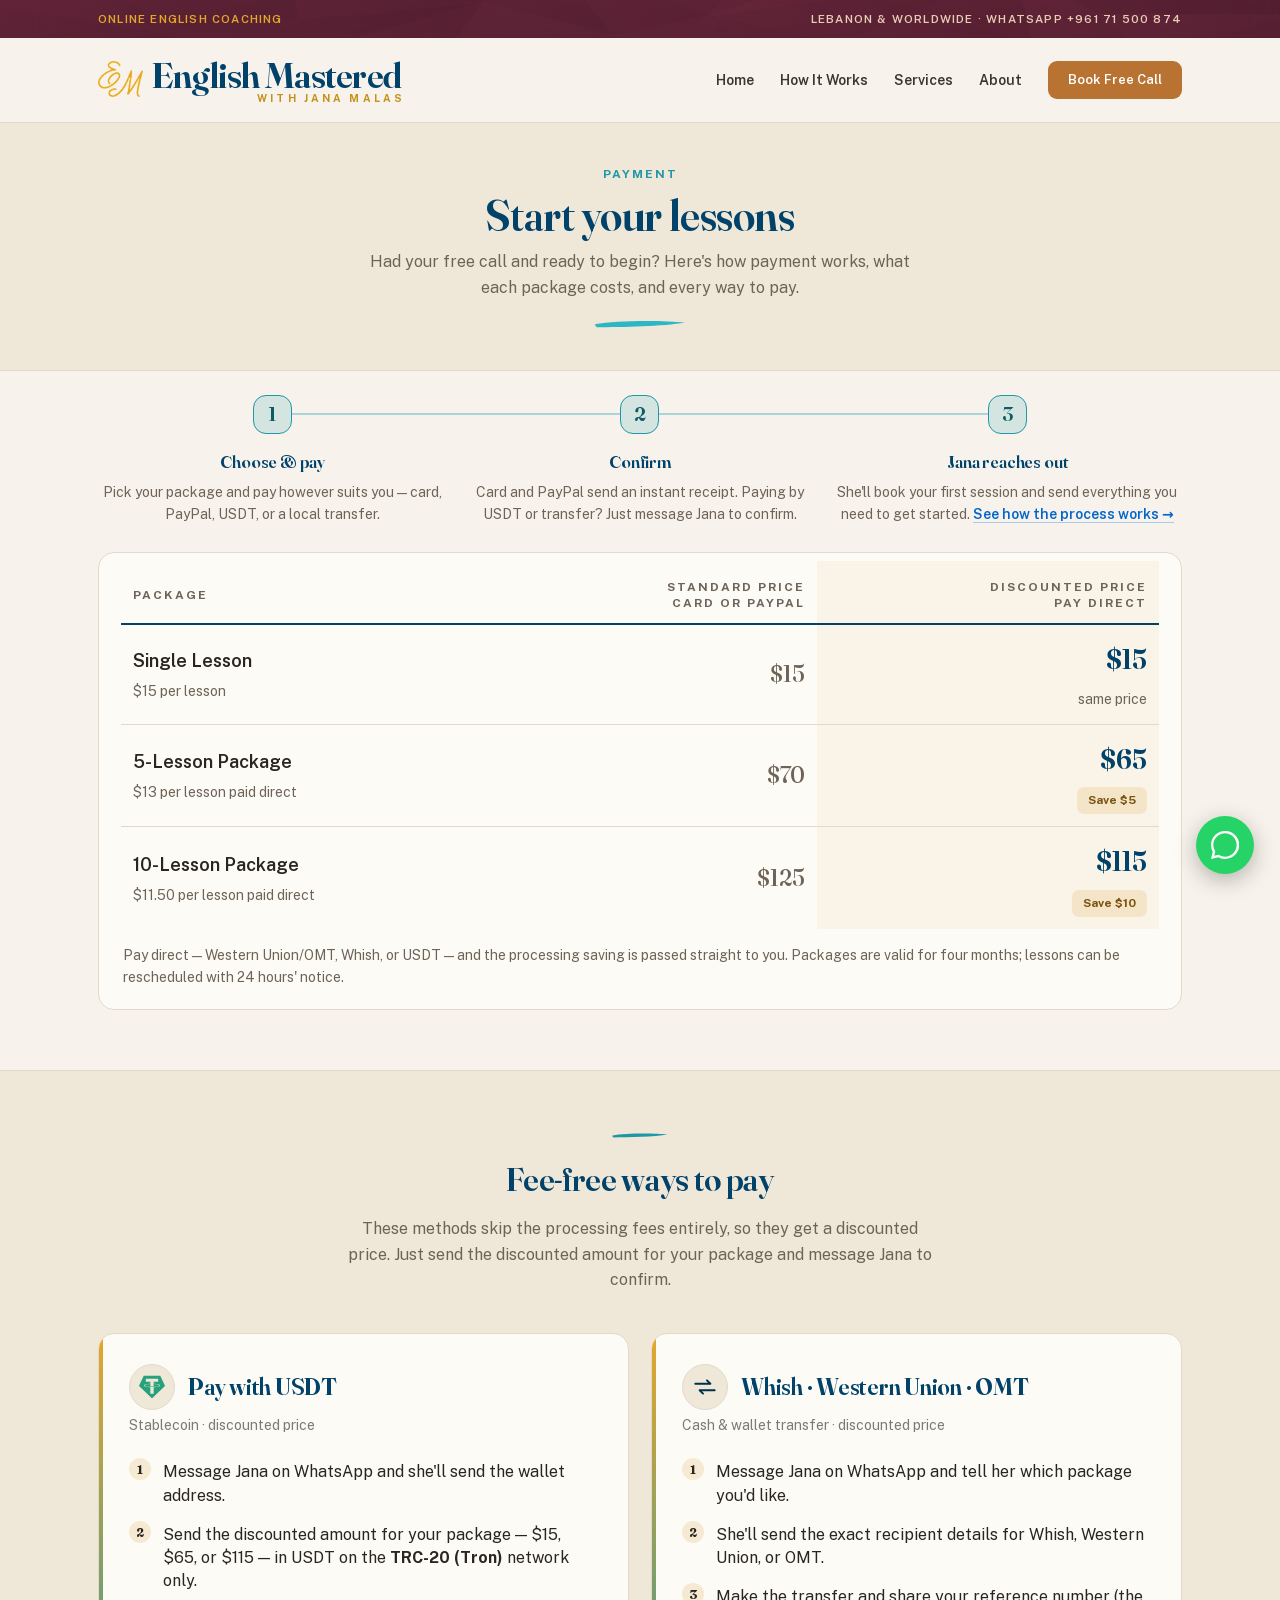
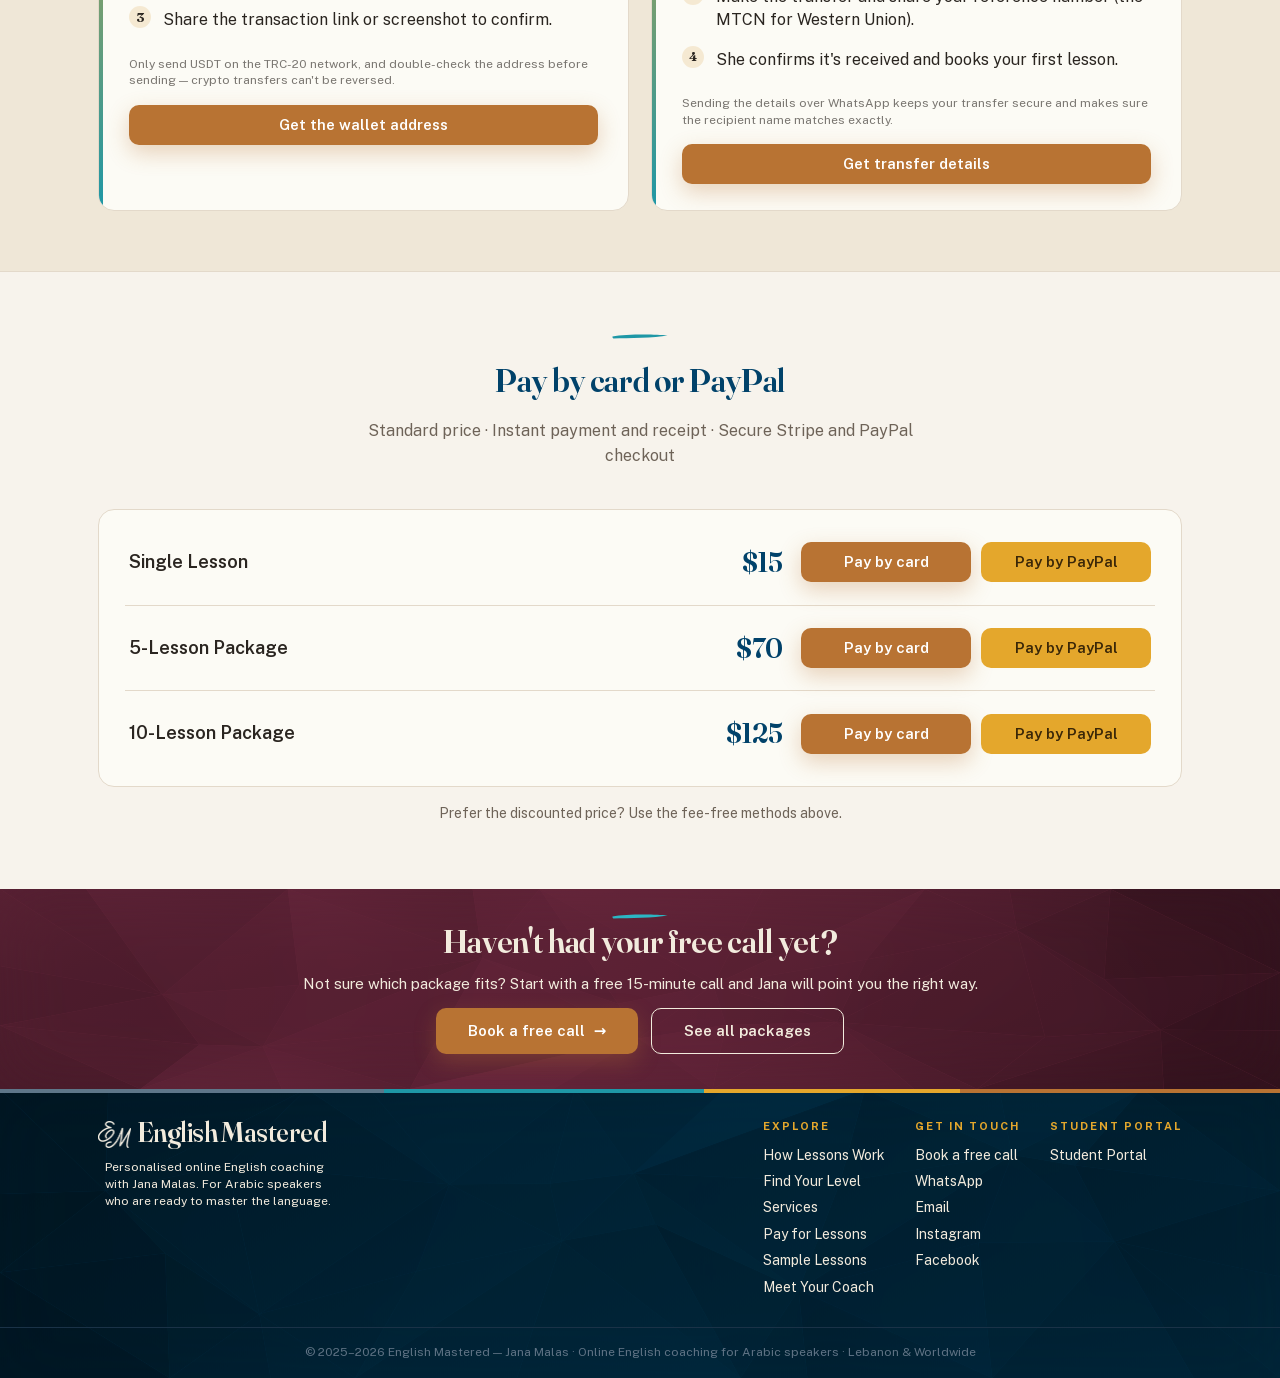
<file: payments.html>
<!DOCTYPE html>
<html lang="en">
<head>
<meta charset="UTF-8">
<meta name="viewport" content="width=device-width, initial-scale=1.0">
<meta name="color-scheme" content="only light">
<title>Pay for Your Lessons — English Mastered</title>
<meta name="description" content="How payment works at English Mastered — package prices, the pay-direct discount, and secure card, PayPal, USDT, and local transfer options.">
<meta property="og:type" content="website">
<meta property="og:title" content="Pay for Your Lessons — English Mastered">
<meta property="og:description" content="Package prices, the pay-direct discount, and every way to pay — card, PayPal, USDT, or local transfer.">
<meta property="og:locale" content="en_US">
<meta property="og:url" content="https://englishmastered.org/payments.html">
<meta property="og:site_name" content="English Mastered">
<meta property="og:image" content="https://englishmastered.org/img/og-payments.png">
<meta property="og:image:width" content="1200">
<meta property="og:image:height" content="630">
<meta property="og:image:alt" content="English Mastered — online English coaching with Jana Malas">
<meta name="twitter:card" content="summary_large_image">
<meta name="twitter:title" content="Pay for Your Lessons — English Mastered">
<meta name="twitter:description" content="Payment options for English Mastered lessons — Stripe, PayPal, Whish, Western Union, and USDT.">
<meta name="twitter:image" content="https://englishmastered.org/img/og-payments.png">
<meta name="theme-color" content="#01426A">
<meta name="robots" content="noindex">
<link rel="icon" type="image/png" href="assets/em-mark-gold.png">
<link rel="preload" href="assets/fonts/Fraunces-var.woff2" as="font" type="font/woff2" crossorigin>
<link rel="preload" href="assets/fonts/PublicSans-var.woff2" as="font" type="font/woff2" crossorigin>
<link rel="stylesheet" href="assets/fonts.css">
<script type="application/ld+json">
{
  "@context": "https://schema.org",
  "@type": "BreadcrumbList",
  "itemListElement": [
    { "@type": "ListItem", "position": 1, "name": "Home", "item": "https://englishmastered.org/" },
    { "@type": "ListItem", "position": 2, "name": "Pay for Lessons", "item": "https://englishmastered.org/payments.html" }
  ]
}
</script>
<style>
  :root{
    --navy:#01426A; --navy-deep:#013049; --teal:#1E97A6; --teal-bright:#2BB7C4;
    --caramel:#B87333; --paper:#F7F3EC; --paper-2:#EFE7D7; --pearl:#FCFBF5; --gold:#E4A72C;
    --text:#2A2520; --muted:#6E6358; --border:#E3D9CA; --on-deep:#F2EBDD; --on-deep-mute:#9DA7B1;
    --gen:#0C5C63; --ielts:#E31837; --toefl:#C8663F; --biz:#6E2742; --esp:#007BA7; --conv:#7D8252; --grp:#9E472A;
  }
  *{box-sizing:border-box}
  html{scroll-behavior:smooth}
  body{margin:0;font-family:'Public Sans',system-ui,sans-serif;color:var(--text);background:var(--paper);font-size:17px;line-height:1.6;}
  .wrap{max-width:1140px;margin:0 auto;padding:0 28px;}
  .fr,h1,h2,h3{font-family:'Fraunces',Georgia,serif;font-optical-sizing:auto;font-variation-settings:'opsz' 144,'wght' 620,'SOFT' 10,'WONK' 1;color:var(--navy);margin:0;letter-spacing:-.01em;}
  .wonk{font-variation-settings:'opsz' 144,'wght' 620,'SOFT' 10,'WONK' 1;}
  a{color:inherit;text-decoration:none;}
  .tlink{color:#0066CC;font-weight:600;border-bottom:1.5px solid rgba(0,102,204,.3);}
  .kicker{font-size:12px;font-weight:700;letter-spacing:2px;text-transform:uppercase;color:var(--teal);}
  .brushwing{display:block;}
  /* brandbar */
  .brandbar{position:relative;background:#6E2940;color:#E7CDB4;overflow:hidden;}
  
  .brandbar .wrap{position:relative;display:flex;justify-content:space-between;align-items:center;height:38px;font-size:11.5px;font-weight:600;letter-spacing:1.2px;text-transform:uppercase;}
  .brandbar .kc{color:var(--gold);}
  .brandbar a{color:#E7CDB4;}
  /* nav */
  nav{background:var(--paper);border-bottom:1px solid var(--border);position:sticky;top:0;z-index:50;transition:box-shadow .2s ease,border-color .2s ease;}
  nav::after{content:"";position:absolute;left:0;right:0;bottom:-3px;height:3px;background:linear-gradient(90deg,#5E7689 0 30%,#1E97A6 30% 55%,#E4A72C 55% 75%,#B87333 75% 100%);transform:scaleX(0);transform-origin:left;transition:transform .8s cubic-bezier(.22,.61,.36,1);pointer-events:none;}
  nav.scrolled::after{transform:scaleX(1);}
  nav.scrolled{border-bottom-color:transparent;box-shadow:0 10px 26px rgba(1,48,73,.06);}
  .nav-inner{transition:height .2s ease;}
  nav.scrolled .nav-inner{height:68px;}
  /* lockup - scrolled: light_desktop at F=29 (cap 20.30). Geometry scales x 29/36.
     .brand-sub margin-right is NOT scaled - recomputed for "with Jana Malas" via
     constants.subline.x_align.formula at F=29: -0.42050 - 2.93658 + 0.20300 = -3.15408.
     Scoped to >=861px: "nav.scrolled .brand img" (0,2,2) outranks the mobile
     ".brand img" (0,1,1) even from inside the max-width:860px block, so unscoped it
     would drag F=29 desktop geometry onto phones. Mobile is light_mobile at F=28
     in every scroll position. */
  .brand{transition:gap .2s ease;}
  .brand img{transition:width .2s ease,height .2s ease,margin-top .2s ease;}
  .brand-text{transition:font-size .2s ease;}
  .brand-sub{transition:font-size .2s ease,margin-top .2s ease,margin-right .2s ease;}
  @media(min-width:861px){
    nav.scrolled .brand{gap:6.53px;}
    nav.scrolled .brand img{width:36.01px;height:28.83px;margin-top:3.63px;}
    nav.scrolled .brand-text{font-size:29px;}
    nav.scrolled .brand-sub{font-size:8.42px;margin-top:-0.34px;margin-right:-3.15px;}
  }
  .nav-inner{display:flex;align-items:center;justify-content:space-between;height:84px;}
  /* lockup - EM-wordmark-spec v6.2 - light_desktop, F=36. Colours are the frozen spec
     literals (#01426A / #C4921B), deliberately not --navy/--gold, so the lockup cannot
     drift if a token changes. Geometry is derived - do not round or tidy. */
  .brand{display:flex;align-items:flex-start;gap:8.10px;}
  .brand img{display:block;flex:none;width:44.71px;height:35.78px;margin-top:4.50px;filter:none;}
  .brand-text{font-family:'Fraunces',serif;font-weight:640;font-variation-settings:'opsz' 144,'SOFT' 10,'WONK' 1;font-size:36px;line-height:1;letter-spacing:-.02em;color:#01426A;white-space:nowrap;display:inline-block;}
  .brand-sub{display:block;font-family:'Public Sans',sans-serif;font-variation-settings:normal;font-weight:700;font-size:10.46px;letter-spacing:.30em;text-transform:uppercase;color:#C4921B;text-align:right;margin-top:-0.42px;margin-right:-3.92px;line-height:1;}
  .nav-links{display:flex;align-items:center;gap:26px;font-size:14px;font-weight:600;}
  .nav-links a{color:#3a352e;position:relative;padding:6px 0;}
  .nav-links a.active{color:var(--teal);}
  .nav-links a.active svg{position:absolute;left:0;bottom:-2px;}
  .nav-cta{background:var(--caramel)!important;color:#fff!important;padding:9px 20px!important;font-size:13px;border-radius:9px;}
  .nav-toggle-cb{display:none;}
  .nav-toggle{display:none;}
  /* buttons */
  .btn{display:inline-flex;align-items:center;justify-content:center;gap:9px;font-size:15px;font-weight:600;height:40px;padding:0 16px;box-sizing:border-box;min-width:170px;white-space:nowrap;border-radius:10px;cursor:pointer;transition:transform .15s;}
  .btn:hover{transform:translateY(-2px);}
  .btn-primary{background:var(--caramel);color:#fff;box-shadow:0 8px 22px rgba(184,115,51,.3);}
  .btn-ghost{border:1.6px solid var(--navy);color:var(--navy);}
  .btn-gold{background:var(--gold);color:#3a2708;}
  .btn-block{display:flex;justify-content:center;width:100%;min-width:0;}
  .btns{display:flex;gap:13px;flex-wrap:wrap;}
  /* page hero */
  .page-hero{position:relative;overflow:hidden;background:var(--paper-2);border-bottom:1px solid var(--border);color:var(--text);text-align:center;padding:42px 0;}
  .ph-inner{position:relative;z-index:1;width:100%;}
  .page-hero .kicker{color:var(--teal);margin-bottom:8px;font-size:12px;letter-spacing:2px;}
  .page-hero h1{color:var(--navy);font-size:44px;line-height:1.05;margin:0 0 11px;}
  .page-hero p{color:var(--muted);max-width:56ch;margin:0 auto;font-size:16px;}
  .page-hero .brushwing{margin:16px auto 0;}
  /* sections */
  .block{padding:60px 0;}
  .alt{background:var(--paper-2);border-top:1px solid var(--border);border-bottom:1px solid var(--border);}
  .section-head{text-align:center;max-width:60ch;margin:0 auto 40px;}
  .section-head h2{font-size:34px;margin:14px 0 10px;}
  .section-head p{color:var(--muted);font-size:16px;margin:0;}
  .section-head .brushwing{margin:0 auto;}
  .note{font-size:12px;color:var(--muted);text-align:center;max-width:80ch;margin:26px auto 0;line-height:1.55;}
  /* steps */
  .steps{display:grid;grid-template-columns:repeat(3,1fr);gap:18px;}
  .step{position:relative;text-align:center;}
  .step-num{width:39px;height:39px;border-radius:13px;background:#D4E4E1;border:1.5px solid var(--teal);color:#0C5C63;font-family:'Fraunces',serif;font-variation-settings:'opsz' 144,'wght' 640,'WONK' 1;font-size:20px;line-height:1;display:flex;align-items:center;justify-content:center;position:relative;z-index:1;margin:0 auto 14px;}
  .step::after{content:"";position:absolute;left:calc(50% + 19.5px);top:18.75px;width:calc(100% - 21px);height:1.5px;background:rgba(30,151,166,.35);}
  .steps .step:last-child::after{display:none;}
  .step h3{font-size:18px;margin:0 0 6px;}
  .step p{font-size:14px;line-height:1.55;color:var(--muted);margin:0;}
  /* ---- payments-page-only styles ---- */
  .ptable-wrap{background:var(--pearl);border:1px solid var(--border);border-radius:16px;padding:8px 22px 16px;overflow-x:auto;}
  .ptable{width:100%;border-collapse:collapse;font-size:16px;min-width:480px;}
  .ptable th{font-size:12px;font-weight:700;letter-spacing:2px;text-transform:uppercase;color:var(--muted);text-align:left;padding:18px 12px 12px;border-bottom:2px solid var(--navy);line-height:1.35;}
  .ptable th.num,.ptable td.num{text-align:right;}
  .ptable td{padding:12px 12px;border-bottom:1px solid var(--border);vertical-align:middle;}
  .ptable tr:last-child td{border-bottom:none;}
  .pt-pkg{font-weight:600;font-size:18px;}
  .pt-sub{display:block;font-weight:400;font-size:14px;color:var(--muted);margin-top:4px;}
  .pt-price{font-family:'Fraunces',serif;font-optical-sizing:none;font-variation-settings:"opsz" 144,"wght" 640,"SOFT" 10,"WONK" 1;font-size:28px;white-space:nowrap;color:var(--navy);}
  .pt-std{font-family:'Fraunces',serif;font-optical-sizing:none;font-variation-settings:"opsz" 144,"wght" 520,"SOFT" 10,"WONK" 1;font-size:24px;color:var(--muted);white-space:nowrap;}
  .pt-save{display:inline-block;background:rgba(216,155,58,.18);color:#7a5410;font-size:12px;font-weight:700;padding:4px 11px;border-radius:7px;white-space:nowrap;margin-top:6px;}
  .pt-same{display:inline-block;font-size:14px;color:var(--muted);white-space:nowrap;margin-top:6px;}
  .pt-dir{background:rgba(216,155,58,.07);}
  .pt-foot{font-size:14px;color:var(--muted);margin:16px 2px 4px;line-height:1.55;}
  .payrow{display:grid;grid-template-columns:1fr 120px auto;align-items:center;gap:18px;padding:20px 4px;border-bottom:1px solid var(--border);}
  .payrow:last-child{border-bottom:none;}
  .payrow-name{font-weight:600;font-size:18px;}
  .payrow-price{font-family:'Fraunces',serif;font-optical-sizing:none;font-variation-settings:"opsz" 144,"wght" 640,"SOFT" 10,"WONK" 1;font-size:28px;text-align:right;white-space:nowrap;color:var(--navy);}
  .payrow-btns{display:flex;gap:10px;justify-content:flex-end;flex-wrap:wrap;}
  .payrow-btns .btn{font-size:15px;}
  .fee-grid{display:grid;grid-template-columns:1fr 1fr;gap:22px;margin-top:6px;}
  .fee-card{position:relative;background:var(--pearl);border:1px solid var(--border);border-radius:16px;padding:30px 30px 26px;overflow:hidden;}
  .fee-card::before{content:"";position:absolute;left:0;top:0;height:100%;width:4px;background:linear-gradient(180deg,var(--gold),var(--teal));}
  .fee-head{display:flex;align-items:center;gap:13px;margin-bottom:4px;}
  .fee-logo{flex:0 0 auto;width:46px;height:46px;border-radius:50%;background:var(--paper-2);border:1px solid var(--border);display:flex;align-items:center;justify-content:center;}
  .fee-logo svg{width:26px;height:26px;}
  .fee-title{font-family:'Fraunces',serif;font-optical-sizing:none;font-variation-settings:"opsz" 144,"wght" 640,"SOFT" 10,"WONK" 1;font-size:24px;margin:0;color:var(--navy);letter-spacing:-.01em;}
  .fee-sub{font-size:14px;color:var(--text);opacity:.6;margin:0 0 16px;}
  .fee-steps{list-style:none;margin:0 0 16px;padding:0;counter-reset:fs;}
  .fee-steps li{position:relative;padding:8px 0 8px 34px;font-size:16px;line-height:1.45;color:var(--text);}
  .fee-steps li::before{counter-increment:fs;content:counter(fs);position:absolute;left:0;top:6px;width:22px;height:22px;border-radius:50%;background:rgba(216,155,58,.18);font-family:'Fraunces',serif;font-weight:700;font-size:.8rem;display:flex;align-items:center;justify-content:center;color:var(--text);}
  .fee-warn{font-size:12px;opacity:.62;margin:.55rem 0 16px;line-height:1.4;}
  /* cta */
  .cta-band{position:relative;overflow:hidden;background:#6E2940;color:var(--on-deep);text-align:center;min-height:200px;display:flex;align-items:center;padding:0 0 12px;}
  
  .cta-band .btn{width:auto;min-width:0;height:46px;padding:0 32px;}
  .cta-inner{position:relative;z-index:1;padding:0 28px;width:100%;}
  .cta-band h2{color:var(--on-deep);font-size:34px;line-height:1.05;margin:0 0 12px;white-space:nowrap;}
  .cta-band p{color:var(--on-deep);margin:0 0 12px;font-size:15px;}
  .cta-band .brushwing{margin:0 auto 5px;}
  .cta-band .btn-primary{}
  /* footer */
  footer{position:relative;background:#013049;color:var(--on-deep-mute);overflow:hidden;}
  
  footer>*{position:relative;z-index:1;}
  .foot-rule{height:4px;background:linear-gradient(90deg,#5E7689 0 30%,var(--teal) 30% 55%,var(--gold) 55% 75%,var(--caramel) 75% 100%);}
  .foot-inner{display:flex;justify-content:space-between;flex-wrap:wrap;gap:24px;padding:25px 28px;}
  .foot-brand-col{display:flex;flex-direction:column;max-width:24em;}
  /* lockup - spec v6.2 `dark`, F=28 (cap 19.60), mapped onto the footer's own class
     names: .brand -> .foot-brand, .brand img -> .foot-brand img, .brand-text -> .b1.
     Mark is the cream cut and carries the x0.94 reversed compensation (26.16 vs the
     light 27.83 at the same F). Wordmark weight is 615, not 640. No subline on dark. */
  .foot-brand{display:flex;align-items:flex-start;gap:6.29px;}
  .foot-brand img{display:block;flex:none;width:32.68px;height:26.16px;margin-top:3.51px;filter:none;}
  .foot-brand .b1{font-family:'Fraunces',serif;font-weight:615;font-variation-settings:'opsz' 144,'SOFT' 10,'WONK' 1;font-size:28px;line-height:1;letter-spacing:-.02em;color:#F2EBDD;white-space:nowrap;display:inline-block;}
  .foot-tag{font-size:12px;line-height:1.4;color:var(--on-deep);margin:9px 0 0 7px;max-width:234px;}
  .foot-links{display:flex;gap:30px;font-size:14px;}
  .foot-col h4{font-family:'Public Sans';font-size:11px;font-weight:700;letter-spacing:2px;text-transform:uppercase;color:var(--gold);margin:0 0 8px;}
  .foot-col a{display:block;color:var(--on-deep);margin-bottom:4px;}
  .copyright{border-top:1px solid #1a3247;padding:15.5px 28px;font-size:12px;color:#5f7385;text-align:center;}
  .wa-btn{position:fixed;bottom:26px;right:26px;width:58px;height:58px;background:#25d366;border-radius:50%;display:flex;align-items:center;justify-content:center;box-shadow:0 6px 22px rgba(0,0,0,.28);z-index:200;transition:transform .2s;}
  .wa-btn:hover{transform:scale(1.1);}
  .reveal{opacity:0;transform:translateY(26px);transition:opacity .6s ease,transform .6s ease;}
  .reveal.in{opacity:1;transform:none;}
  @media(prefers-reduced-motion:reduce){.reveal{opacity:1;transform:none;transition:none;}}
  @media(max-width:860px){
    .step::after{display:none;}
    .page-hero{padding:34px 0;}
    .page-hero h1{font-size:34px;line-height:1.1;margin:0 0 10px;}
    .page-hero p{font-size:15px;}
    .page-hero .brushwing{margin:14px auto 0;}
    .steps{grid-template-columns:1fr;}
    .fee-grid{grid-template-columns:1fr;}
    /* lockup - spec v6.2 light_mobile, F=28 (cap 19.60). Recipe is identical on every
       page; only this page's trigger width differs (860px here). font-variation-settings
       is non-additive so it is restated in full to keep SOFT 10. letter-spacing stays
       .30em from the base rule. margin-right is the spec's published value - see the
       opsz caveat in the handover notes. */
    .brand{gap:6.29px;}
    .brand img{width:34.77px;height:27.83px;margin-top:3.50px;}
    .brand-text{font-size:28px;font-variation-settings:'opsz' 80,'SOFT' 10,'WONK' 1;}
    .brand-sub{font-size:8.13px;margin-top:-0.33px;margin-right:-3.05px;}
    .brandbar .wrap{flex-direction:column;height:auto;gap:1px;padding-top:5px;padding-bottom:5px;font-size:9.5px;letter-spacing:.4px;text-align:center;line-height:1.35;justify-content:center;}
    .nav-toggle{display:flex;flex-direction:column;justify-content:center;gap:5px;width:44px;height:44px;cursor:pointer;margin-right:-6px;}
    .nav-toggle span{display:block;width:26px;height:2px;background:var(--navy);border-radius:2px;transition:transform .25s ease,opacity .2s ease;}
    .nav-toggle-cb:checked ~ .nav-toggle span:nth-child(1){transform:translateY(7px) rotate(45deg);}
    .nav-toggle-cb:checked ~ .nav-toggle span:nth-child(2){opacity:0;}
    .nav-toggle-cb:checked ~ .nav-toggle span:nth-child(3){transform:translateY(-7px) rotate(-45deg);}
    .nav-links{position:absolute;top:100%;left:0;right:0;flex-direction:column;align-items:stretch;gap:0;background:var(--paper);border-bottom:1px solid var(--border);box-shadow:0 18px 30px rgba(1,48,73,.10);padding:0 28px;max-height:0;overflow:hidden;opacity:0;pointer-events:none;transition:max-height .32s ease,opacity .22s ease,padding .32s ease;}
    .nav-toggle-cb:checked ~ .nav-links{max-height:460px;opacity:1;pointer-events:auto;padding:6px 28px 14px;}
    .nav-links a{padding:13px 2px;border-bottom:1px solid rgba(227,217,202,.7);font-size:16px;width:100%;}
    .nav-links a.active svg{display:none;}
    .nav-links a:last-child{border-bottom:0;}
    .nav-cta{align-self:flex-start;width:auto;margin-top:12px;padding:11px 22px!important;border-radius:9px;}
    .cta-band h2{font-size:28px;white-space:normal;}
    .cta-band{min-height:auto;padding:52px 0;}
  }
  @media(max-width:620px){
    .payrow{grid-template-columns:1fr auto;gap:10px 14px;}
    .payrow-btns{grid-column:1 / -1;justify-content:stretch;}
    .payrow-btns .btn{flex:1;min-width:0;}
  }
</style>
<style id="em-mobile-fix">
/* mobile layout fixes */
html,body{overflow-x:clip}
@media(max-width:900px){ .step .crow::before{display:none!important} }
@media(max-width:860px){
  .section-head p,.cta-band h2,.page-hero p{white-space:normal!important}
}
@media(max-width:640px){
  .brandbar .kc{display:none}
  .brandbar .wrap{justify-content:center}
}
</style>
</head>
<body>

<!-- BRAND BAR -->
<div class="brandbar" data-em-mosaic="surf-bar" data-em-color="#6E2940">
  <div class="wrap">
    <span class="kc">Online English Coaching</span>
    <span>Lebanon &amp; Worldwide&nbsp;·&nbsp;<a href="https://wa.me/96171500874" target="_blank" rel="noopener">WhatsApp +961 71 500 874</a></span>
  </div>
</div>

<!-- NAV -->
<nav>
  <div class="wrap nav-inner">
    <a class="brand" href="index.html">
      <img src="assets/mono-gold-d12@3x.png" alt="">
      <span class="brand-text">English Mastered<span class="brand-sub">with Jana Malas</span></span>
    </a>
    <input type="checkbox" id="navtoggle" class="nav-toggle-cb" aria-label="Open menu">
    <label class="nav-toggle" for="navtoggle" aria-hidden="true"><span></span><span></span><span></span></label>
    <div class="nav-links">
      <a href="index.html">Home</a>
      <a href="start.html">How It Works</a>
      <a href="services.html">Services</a>
      <a href="about.html">About</a>
      <a href="book.html" class="nav-cta">Book Free Call</a>
    </div>
  </div>
</nav>

<!-- PAGE HERO -->
<header class="page-hero">
  <div class="wrap ph-inner">
    <p class="kicker">Payment</p>
    <h1 class="wonk">Start your lessons</h1>
    <p>Had your free call and ready to begin? Here's how payment works, what each package costs, and every way to pay.</p>
    <svg class="brushwing" viewBox="0 0 120 14" width="150" height="11"><path d="M3 9 C 30 4 90 4 117 7 C 90 12 36 13 5 13 C 3 12 3 10 3 9 Z" fill="#2BB7C4"></path></svg>
  </div>
</header>

<!-- HOW IT WORKS + PRICE TABLE -->
<section class="block" style="padding-top:24px;">
  <div class="wrap">
    <div class="steps">
      <div class="step reveal">
        <div class="step-num">1</div>
        <h3>Choose &amp; pay</h3>
        <p>Pick your package and pay however suits you — card, PayPal, USDT, or a local transfer.</p>
      </div>
      <div class="step reveal">
        <div class="step-num">2</div>
        <h3>Confirm</h3>
        <p>Card and PayPal send an instant receipt. Paying by USDT or transfer? Just message Jana to confirm.</p>
      </div>
      <div class="step reveal">
        <div class="step-num">3</div>
        <h3>Jana reaches out</h3>
        <p>She'll book your first session and send everything you need to get started. <a class="tlink" href="start.html">See how the process works →</a></p>
      </div>
    </div>

    <div class="ptable-wrap reveal" style="margin-top:26px;">
      <table class="ptable">
        <tr>
          <th>Package</th>
          <th class="num">Standard price<br>card or PayPal</th>
          <th class="num pt-dir">Discounted price<br>pay direct</th>
        </tr>
        <tr>
          <td class="pt-pkg">Single Lesson<span class="pt-sub">$15 per lesson</span></td>
          <td class="num pt-std">$15</td>
          <td class="num pt-dir"><span class="pt-price">$15</span><br><span class="pt-same">same price</span></td>
        </tr>
        <tr>
          <td class="pt-pkg">5-Lesson Package<span class="pt-sub">$13 per lesson paid direct</span></td>
          <td class="num pt-std">$70</td>
          <td class="num pt-dir"><span class="pt-price">$65</span><br><span class="pt-save">Save $5</span></td>
        </tr>
        <tr>
          <td class="pt-pkg">10-Lesson Package<span class="pt-sub">$11.50 per lesson paid direct</span></td>
          <td class="num pt-std">$125</td>
          <td class="num pt-dir"><span class="pt-price">$115</span><br><span class="pt-save">Save $10</span></td>
        </tr>
      </table>
      <p class="pt-foot">Pay direct — Western Union/OMT, Whish, or USDT — and the processing saving is passed straight to you. Packages are valid for four months; lessons can be rescheduled with 24 hours' notice.</p>
    </div>
  </div>
</section>

<!-- FEE-FREE WAYS TO PAY -->
<section class="block alt" id="fee-free">
  <div class="wrap">
    <div class="section-head reveal">
      <svg class="brushwing" viewBox="0 0 120 14" width="58" height="7"><path d="M3 9 C 30 4 90 4 117 7 C 90 12 36 13 5 13 C 3 12 3 10 3 9 Z" fill="#1E97A6"></path></svg>
      <h2>Fee-<span>f</span>ree ways to pay</h2>
      <p>These methods skip the processing fees entirely, so they get a discounted price. Just send the discounted amount for your package and message Jana to confirm.</p>
    </div>

    <div class="fee-grid">

      <!-- USDT -->
      <div class="fee-card reveal">
        <div class="fee-head">
          <span class="fee-logo"><svg fill="#26A17B" role="img" viewBox="0 0 24 24" xmlns="http://www.w3.org/2000/svg"><title>Tether</title><path d="M18.7538 10.5176c0 .6251-2.2379 1.1483-5.2381 1.2812l.0028.0007c-.0848.0064-.5233.0325-1.5012.0325-.7778 0-1.33-.0233-1.5237-.0325-3.0059-.1322-5.2495-.6555-5.2495-1.2819s2.2436-1.149 5.2495-1.2834v2.0442c.1965.0142.7594.0474 1.5372.0474.9334 0 1.4008-.0389 1.4849-.0466V9.2356c2.9994.1337 5.2381.657 5.2381 1.282zm5.19.5466L12.1248 22.389a.1803.1803 0 0 1-.2496 0L.0562 11.0635a.1781.1781 0 0 1-.0382-.2079l4.3762-9.1921a.1767.1767 0 0 1 .1626-.1026h14.8878a.1768.1768 0 0 1 .1612.1032l4.3762 9.1922a.1782.1782 0 0 1-.0382.2079zm-4.478-.4038c0-.8068-2.5515-1.4799-5.9473-1.6369V7.195h4.186V4.4055H6.3076V7.195h4.1852v1.8286c-3.4018.1562-5.9601.83-5.9601 1.6376 0 .8075 2.5583 1.4806 5.9601 1.6376v5.8618h3.025v-5.8639c3.394-.1563 5.948-.8295 5.948-1.6363z"/></svg></span>
          <h3 class="fee-title">Pay with USDT</h3>
        </div>
        <p class="fee-sub">Stablecoin · discounted price</p>
        <ol class="fee-steps">
          <li>Message Jana on WhatsApp and she'll send the wallet address.</li>
          <li>Send the discounted amount for your package — $15, $65, or $115 — in USDT on the <strong>TRC-20 (Tron)</strong> network only.</li>
          <li>Share the transaction link or screenshot to confirm.</li>
        </ol>
        <p class="fee-warn">Only send USDT on the TRC-20 network, and double-check the address before sending — crypto transfers can't be reversed.</p>
        <a href="https://wa.me/96171500874?text=Hi%20Jana%2C%20I'd%20like%20to%20pay%20for%20lessons%20with%20USDT.%20Could%20you%20send%20the%20wallet%20address%3F" target="_blank" rel="noopener" class="btn btn-primary btn-block">Get the wallet address</a>
      </div>

      <!-- LOCAL TRANSFER -->
      <div class="fee-card reveal">
        <div class="fee-head">
          <span class="fee-logo"><svg viewBox="0 0 24 24" fill="none" stroke="var(--navy-deep)" stroke-width="1.7" stroke-linecap="round" stroke-linejoin="round"><path d="M3 9h14l-3.2-3.2M21 15H7l3.2 3.2"/></svg></span>
          <h3 class="fee-title">Whish · Western Union · OMT</h3>
        </div>
        <p class="fee-sub">Cash &amp; wallet transfer · discounted price</p>
        <ol class="fee-steps">
          <li>Message Jana on WhatsApp and tell her which package you'd like.</li>
          <li>She'll send the exact recipient details for Whish, Western Union, or OMT.</li>
          <li>Make the transfer and share your reference number (the MTCN for Western Union).</li>
          <li>She confirms it's received and books your first lesson.</li>
        </ol>
        <p class="fee-warn">Sending the details over WhatsApp keeps your transfer secure and makes sure the recipient name matches exactly.</p>
        <a href="https://wa.me/96171500874?text=Hi%20Jana%2C%20I'd%20like%20to%20pay%20for%20lessons%20by%20local%20transfer.%20Could%20you%20send%20the%20details%3F" target="_blank" rel="noopener" class="btn btn-primary btn-block">Get transfer details</a>
      </div>

    </div>
  </div>
</section>

<!-- CARD / PAYPAL CHECKOUT -->
<section class="block" id="checkout">
  <div class="wrap">
    <div class="section-head reveal">
      <svg class="brushwing" viewBox="0 0 120 14" width="58" height="7"><path d="M3 9 C 30 4 90 4 117 7 C 90 12 36 13 5 13 C 3 12 3 10 3 9 Z" fill="#1E97A6"></path></svg>
      <h2>Pay by card or PayPal</h2>
      <p>Standard price · Instant payment and receipt · Secure Stripe and PayPal checkout</p>
    </div>

    <div class="ptable-wrap reveal" style="padding:10px 26px;">
      <div class="payrow">
        <span class="payrow-name">Single Lesson</span>
        <span class="payrow-price">$15</span>
        <span class="payrow-btns">
          <a href="https://buy.stripe.com/eVqcN5g7rgoqfDK3Lo4Ja03" class="btn btn-primary">Pay by card</a>
          <a href="https://www.paypal.com/ncp/payment/GF3GSWA6KDG6Y" class="btn btn-gold">Pay by PayPal</a>
        </span>
      </div>
      <div class="payrow">
        <span class="payrow-name">5-Lesson Package</span>
        <span class="payrow-price">$70</span>
        <span class="payrow-btns">
          <a href="https://buy.stripe.com/dRm5kD8EZ0ps63aeq24Ja06" class="btn btn-primary">Pay by card</a>
          <a href="https://www.paypal.com/ncp/payment/BG8LYBRN3SLXA" class="btn btn-gold">Pay by PayPal</a>
        </span>
      </div>
      <div class="payrow">
        <span class="payrow-name">10-Lesson Package</span>
        <span class="payrow-price">$125</span>
        <span class="payrow-btns">
          <a href="https://buy.stripe.com/28E00j8EZegi8bieq24Ja07" class="btn btn-primary">Pay by card</a>
          <a href="https://www.paypal.com/ncp/payment/Z5A7AYJ4BEESJ" class="btn btn-gold">Pay by PayPal</a>
        </span>
      </div>
    </div>
    <p class="pt-foot" style="text-align:center;">Prefer the discounted price? Use the fee-free methods above.</p>
  </div>
</section>

<!-- FINAL CTA -->
<section class="cta-band" data-em-mosaic="surf" data-em-color="#6E2940">
  <div class="wrap cta-inner reveal">
    <svg class="brushwing" viewBox="0 0 120 14" width="58" height="7"><path d="M3 9 C 30 4 90 4 117 7 C 90 12 36 13 5 13 C 3 12 3 10 3 9 Z" fill="#2BB7C4"></path></svg>
    <h2 class="wonk">Haven't had your <span>f</span>ree call yet?</h2>
    <p>Not sure which package fits? Start with a free 15-minute call and Jana will point you the right way.</p>
    <div class="btns" style="justify-content:center;">
      <a href="book.html" class="btn btn-primary">Book a free call <span>→</span></a>
      <a href="services.html" class="btn btn-ghost" style="color:var(--on-deep);border-color:var(--on-deep);">See all packages</a>
    </div>
  </div>
</section>

<!-- FOOTER -->
<footer data-em-mosaic="surf-footer" data-em-color="#013049">
  <div class="foot-rule"></div>
  <div class="wrap foot-inner">
    <div class="foot-brand-col">
      <div class="foot-brand">
        <img src="assets/mono-cream-d12@3x.png" alt="">
        <div><div class="b1">English Mastered</div></div>
      </div>
      <p class="foot-tag">Personalised online English coaching with Jana Malas. For Arabic speakers who are ready to master the language.</p>
    </div>
    <div class="foot-links">
      <div class="foot-col"><h4>Explore</h4><a href="start.html">How Lessons Work</a><a href="level-test.html">Find Your Level</a><a href="services.html">Services</a><a href="payments.html">Pay for Lessons</a><a href="samples.html">Sample Lessons</a><a href="about.html">Meet Your Coach</a></div>
      <div class="foot-col"><h4>Get in touch</h4><a href="book.html">Book a free call</a><a href="https://wa.me/96171500874" target="_blank" rel="noopener">WhatsApp</a><a href="mailto:jana@englishmastered.org">Email</a><a href="https://instagram.com/english_mastered" target="_blank" rel="noopener">Instagram</a><a href="https://www.facebook.com/profile.php?id=100077407694745" target="_blank" rel="noopener">Facebook</a></div>
      <div class="foot-col"><h4>Student Portal</h4><a href="https://students.englishmastered.org">Student Portal</a></div>
    </div>
  </div>
  <div class="copyright">© 2025–2026 English Mastered — Jana Malas · Online English coaching for Arabic speakers · Lebanon &amp; Worldwide</div>
</footer>

<!-- WHATSAPP -->
<a href="https://wa.me/96171500874" target="_blank" rel="noopener" class="wa-btn" aria-label="Chat on WhatsApp">
  <svg xmlns="http://www.w3.org/2000/svg" viewBox="0 0 32 32" width="28" height="28" fill="white"><path d="M16 0C7.16 0 0 7.16 0 16c0 2.82.74 5.47 2.03 7.77L0 32l8.47-2.02A16 16 0 1016 0zm0 29.33a13.27 13.27 0 01-6.78-1.86l-.49-.29-5.03 1.2 1.22-4.91-.32-.5A13.24 13.24 0 012.67 16C2.67 8.64 8.64 2.67 16 2.67S29.33 8.64 29.33 16 23.36 29.33 16 29.33z"/></svg>
</a>

<script>
  const obs = new IntersectionObserver((es)=>{es.forEach(e=>{if(e.isIntersecting)e.target.classList.add('in');});},{threshold:.12});
  document.querySelectorAll('.reveal').forEach(el=>obs.observe(el));
</script>


<script src="assets/em-mosaic.js"></script>
<script>
  (function(){var nav=document.querySelector('nav');if(!nav)return;
    function on(){nav.classList.toggle('scrolled',window.scrollY>38);}
    addEventListener('scroll',on,{passive:true});on();})();
</script>
</body>
</html>
</file>
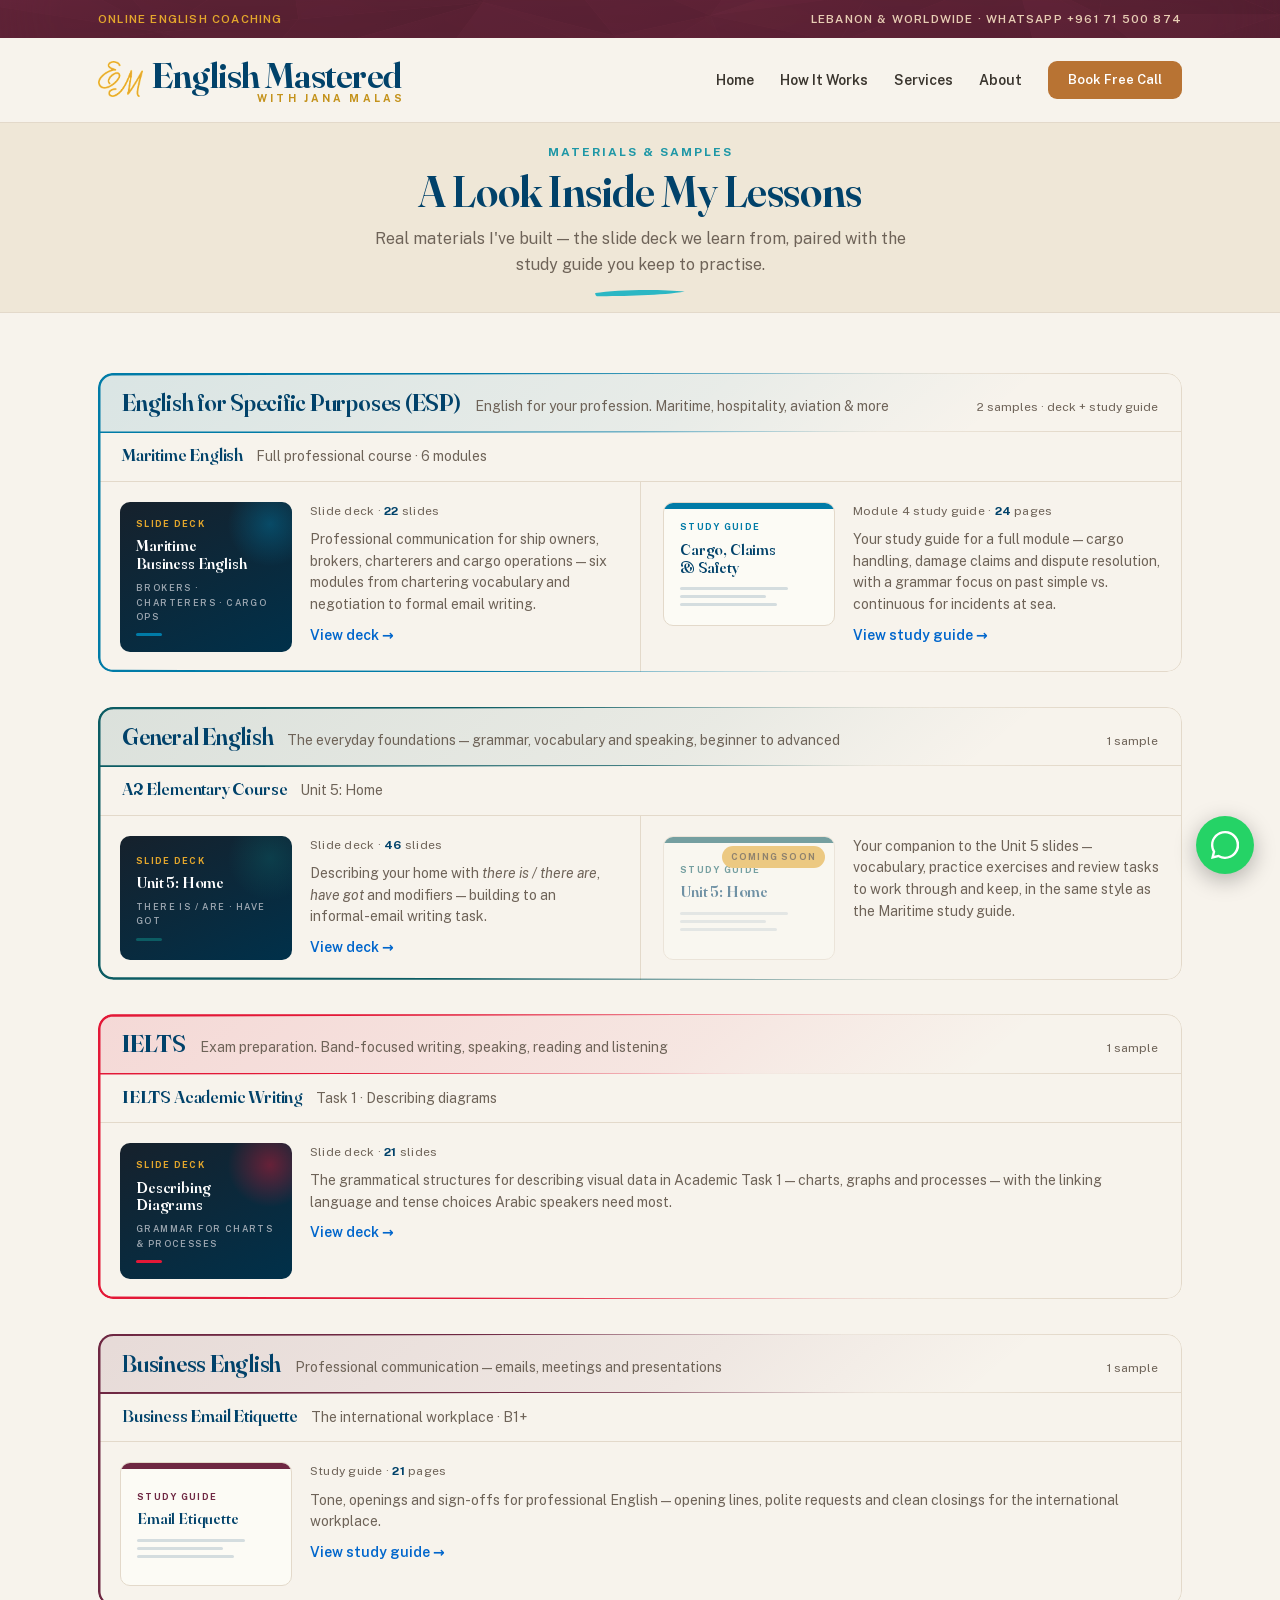
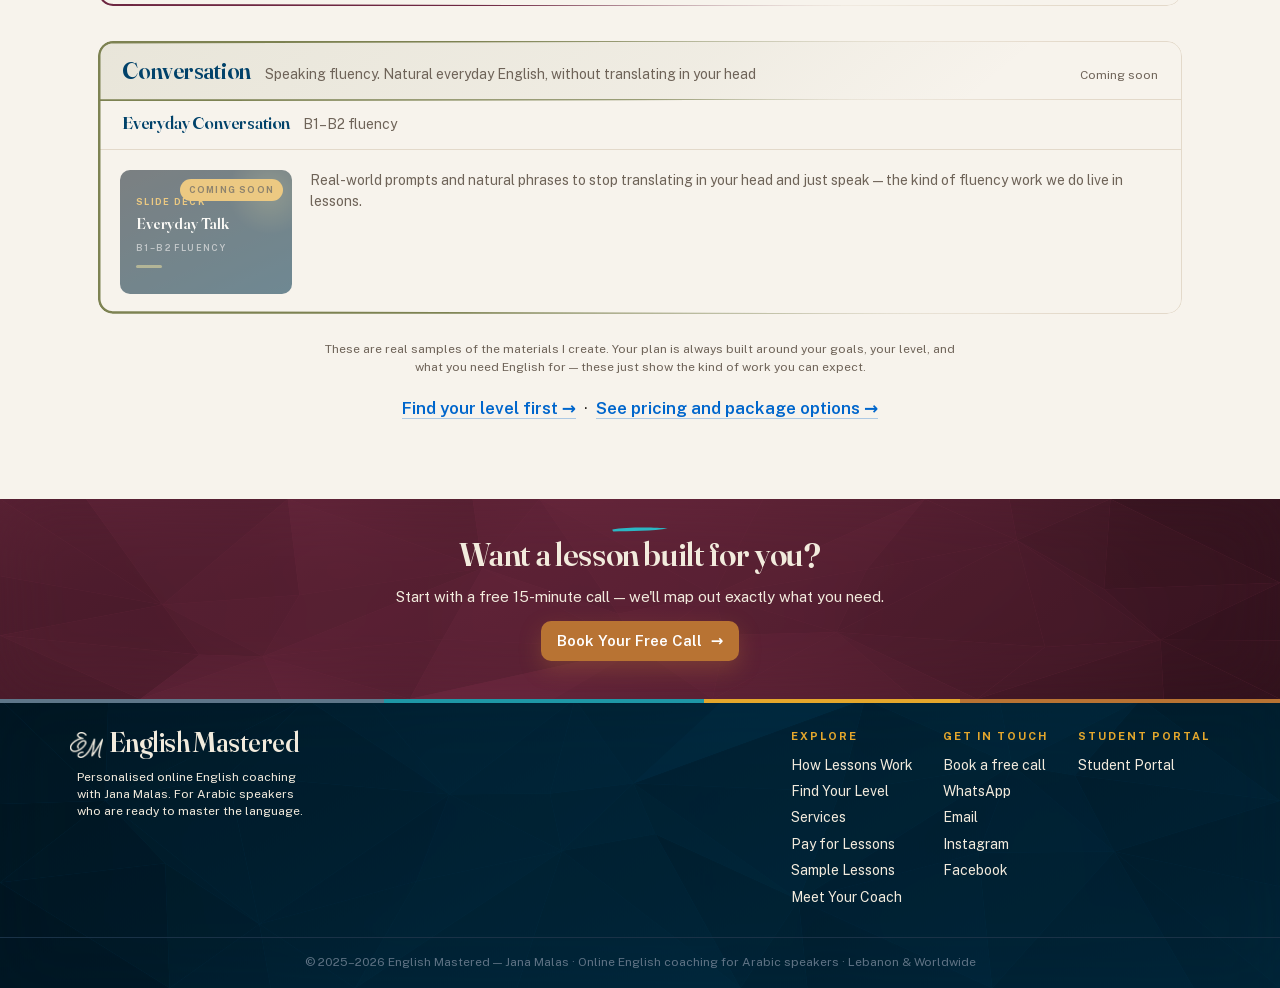
<file: samples.html>
<!DOCTYPE html>
<html lang="en">
<head>
<meta charset="UTF-8">
<meta name="viewport" content="width=device-width, initial-scale=1.0">
<meta name="color-scheme" content="only light">
<title>Sample Lessons &amp; Materials — English Mastered</title>
<meta name="description" content="A look inside the custom lesson decks and study guides Jana Malas builds for Arabic speakers — Maritime English, IELTS Writing, Business Email, and more.">
<meta property="og:type" content="website">
<meta property="og:title" content="Sample Lessons &amp; Materials — English Mastered">
<meta property="og:description" content="Real slide decks and study guides Jana builds for her English students.">
<meta property="og:locale" content="en_US">
<meta property="og:url" content="https://englishmastered.org/samples.html">
<meta property="og:site_name" content="English Mastered">
<meta property="og:image" content="https://englishmastered.org/img/og-samples.png">
<meta property="og:image:width" content="1200">
<meta property="og:image:height" content="630">
<meta property="og:image:alt" content="English Mastered — online English coaching with Jana Malas">
<meta name="twitter:card" content="summary_large_image">
<meta name="twitter:title" content="Sample English Lessons for Arabic Speakers | English Mastered">
<meta name="twitter:description" content="Real slide decks and study guides Jana builds for her students — Maritime English, IELTS, Business Email, and more.">
<meta name="twitter:image" content="https://englishmastered.org/img/og-samples.png">
<meta name="theme-color" content="#01426A">
<link rel="canonical" href="https://englishmastered.org/samples.html">
<link rel="icon" type="image/png" href="assets/em-mark-gold.png">
<link rel="preload" href="assets/fonts/Fraunces-var.woff2" as="font" type="font/woff2" crossorigin>
<link rel="preload" href="assets/fonts/PublicSans-var.woff2" as="font" type="font/woff2" crossorigin>
<link rel="stylesheet" href="assets/fonts.css">
<script type="application/ld+json">
{
  "@context": "https://schema.org",
  "@graph": [
    {
      "@type": "ItemList",
      "name": "Sample Lessons & Materials",
      "description": "Real slide decks and study guides Jana Malas builds for her English students.",
      "url": "https://englishmastered.org/samples.html",
      "numberOfItems": 5,
      "itemListElement": [
        { "@type": "ListItem", "position": 1, "name": "Maritime English (ESP)", "description": "Professional communication for ship owners, brokers, charterers and cargo operations." },
        { "@type": "ListItem", "position": 2, "name": "A2 Elementary General English", "description": "Describing your home with grammar structures, building to informal-email writing." },
        { "@type": "ListItem", "position": 3, "name": "IELTS Academic Writing Task 1", "description": "Grammatical structures for describing diagrams, charts and processes in IELTS Academic Task 1." },
        { "@type": "ListItem", "position": 4, "name": "Business Email Etiquette", "description": "Tone, openings and sign-offs for professional English emails." },
        { "@type": "ListItem", "position": 5, "name": "Everyday Conversation", "description": "Real-world prompts and natural phrases to stop translating and just speak." }
      ]
    },
    {
      "@type": "BreadcrumbList",
      "itemListElement": [
        { "@type": "ListItem", "position": 1, "name": "Home", "item": "https://englishmastered.org/" },
        { "@type": "ListItem", "position": 2, "name": "Sample Lessons", "item": "https://englishmastered.org/samples.html" }
      ]
    }
  ]
}
</script>
<style>
  :root{
    --navy:#01426A; --navy-deep:#013049; --teal:#1E97A6; --teal-bright:#2BB7C4;
    --caramel:#B87333; --paper:#F7F3EC; --paper-2:#EFE7D7; --pearl:#FCFBF5; --gold:#E4A72C;
    --text:#2A2520; --muted:#6E6358; --border:#E3D9CA; --on-deep:#F2EBDD; --on-deep-mute:#9DA7B1;
    --gen:#0C5C63; --ielts:#E31837; --toefl:#C8663F; --biz:#6E2742; --esp:#007BA7; --conv:#7D8252; --grp:#9E472A;
  }
  *{box-sizing:border-box}
  html{scroll-behavior:smooth}
  body{margin:0;font-family:'Public Sans',system-ui,sans-serif;color:var(--text);background:var(--paper);font-size:17px;line-height:1.6;}
  .wrap{max-width:1140px;margin:0 auto;padding:0 28px;}
  .fr,h1,h2,h3{font-family:'Fraunces',Georgia,serif;font-optical-sizing:auto;font-variation-settings:'opsz' 144,'wght' 620,'SOFT' 10,'WONK' 1;color:var(--navy);margin:0;letter-spacing:-.01em;}
  .wonk{font-variation-settings:'opsz' 144,'wght' 620,'SOFT' 10,'WONK' 1;}
  a{color:inherit;text-decoration:none;}
  .tlink{color:#0066CC;font-weight:600;border-bottom:1.5px solid rgba(0,102,204,.3);}
  .kicker{font-size:12px;font-weight:700;letter-spacing:2px;text-transform:uppercase;color:var(--teal);}
  .brushwing{display:block;}
  /* brandbar */
  .brandbar{position:relative;background:#6E2940;color:#E7CDB4;overflow:hidden;}
  
  .brandbar .wrap{position:relative;display:flex;justify-content:space-between;align-items:center;height:38px;font-size:11.5px;font-weight:600;letter-spacing:1.2px;text-transform:uppercase;}
  .brandbar .kc{color:var(--gold);}
  .brandbar a{color:#E7CDB4;}
  /* nav */
  nav{background:var(--paper);border-bottom:1px solid var(--border);position:sticky;top:0;z-index:50;transition:box-shadow .2s ease,border-color .2s ease;}
  nav::after{content:"";position:absolute;left:0;right:0;bottom:-3px;height:3px;background:linear-gradient(90deg,#5E7689 0 30%,#1E97A6 30% 55%,#E4A72C 55% 75%,#B87333 75% 100%);transform:scaleX(0);transform-origin:left;transition:transform .8s cubic-bezier(.22,.61,.36,1);pointer-events:none;}
  nav.scrolled::after{transform:scaleX(1);}
  nav.scrolled{border-bottom-color:transparent;box-shadow:0 10px 26px rgba(1,48,73,.06);}
  .nav-inner{transition:height .2s ease;}
  nav.scrolled .nav-inner{height:68px;}
  /* lockup - scrolled: light_desktop at F=29 (cap 20.30). Geometry scales x 29/36.
     .brand-sub margin-right is NOT scaled - recomputed for "with Jana Malas" via
     constants.subline.x_align.formula at F=29: -0.42050 - 2.93658 + 0.20300 = -3.15408.
     Scoped to >=861px: "nav.scrolled .brand img" (0,2,2) outranks the mobile
     ".brand img" (0,1,1) even from inside the max-width:860px block, so unscoped it
     would drag F=29 desktop geometry onto phones. Mobile is light_mobile at F=28
     in every scroll position. */
  .brand{transition:gap .2s ease;}
  .brand img{transition:width .2s ease,height .2s ease,margin-top .2s ease;}
  .brand-text{transition:font-size .2s ease;}
  .brand-sub{transition:font-size .2s ease,margin-top .2s ease,margin-right .2s ease;}
  @media(min-width:861px){
    nav.scrolled .brand{gap:6.53px;}
    nav.scrolled .brand img{width:36.01px;height:28.83px;margin-top:3.63px;}
    nav.scrolled .brand-text{font-size:29px;}
    nav.scrolled .brand-sub{font-size:8.42px;margin-top:-0.34px;margin-right:-3.15px;}
  }
  .nav-inner{display:flex;align-items:center;justify-content:space-between;height:84px;}
  /* lockup - EM-wordmark-spec v6.2 - light_desktop, F=36. Colours are the frozen spec
     literals (#01426A / #C4921B), deliberately not --navy/--gold, so the lockup cannot
     drift if a token changes. Geometry is derived - do not round or tidy. */
  .brand{display:flex;align-items:flex-start;gap:8.10px;}
  .brand img{display:block;flex:none;width:44.71px;height:35.78px;margin-top:4.50px;filter:none;}
  .brand-text{font-family:'Fraunces',serif;font-weight:640;font-variation-settings:'opsz' 144,'SOFT' 10,'WONK' 1;font-size:36px;line-height:1;letter-spacing:-.02em;color:#01426A;white-space:nowrap;display:inline-block;}
  .brand-sub{display:block;font-family:'Public Sans',sans-serif;font-variation-settings:normal;font-weight:700;font-size:10.46px;letter-spacing:.30em;text-transform:uppercase;color:#C4921B;text-align:right;margin-top:-0.42px;margin-right:-3.92px;line-height:1;}
  .nav-links{display:flex;align-items:center;gap:26px;font-size:14px;font-weight:600;}
  .nav-links a{color:#3a352e;position:relative;padding:6px 0;}
  .nav-links a.active{color:var(--teal);}
  .nav-links a.active svg{position:absolute;left:0;bottom:-2px;}
  .nav-cta{background:var(--caramel)!important;color:#fff!important;padding:9px 20px!important;font-size:13px;border-radius:9px;}
  /* buttons */
  .btn{display:inline-flex;align-items:center;justify-content:center;gap:9px;font-size:15px;font-weight:600;height:40px;padding:0 16px;box-sizing:border-box;min-width:170px;white-space:nowrap;border-radius:10px;cursor:pointer;transition:transform .15s;}
  .btn:hover{transform:translateY(-2px);}
  .btn-primary{background:var(--caramel);color:#fff;box-shadow:0 8px 22px rgba(184,115,51,.3);}
  .btn-ghost{border:1.6px solid var(--navy);color:var(--navy);}
  .btn-block{display:flex;justify-content:center;width:100%;min-width:0;}
  /* page hero */
  .page-hero{position:relative;overflow:hidden;background:var(--paper-2);border-bottom:1px solid var(--border);color:var(--text);text-align:center;min-height:190px;display:flex;align-items:center;padding:0;}
  .ph-inner{position:relative;z-index:1;width:100%;transform:translateY(11px);}
  .page-hero .kicker{color:var(--teal);margin-bottom:4px;position:relative;top:-5px;font-size:12px;letter-spacing:2px;}
  .page-hero h1{color:var(--navy);font-size:44px;margin:0 0 4px;position:relative;top:-15px;}
  .page-hero p{color:var(--muted);max-width:54ch;margin:0 auto;font-size:16px;position:relative;top:-19px;}
  .page-hero .brushwing{margin:2px auto 0;position:relative;top:-12px;}
  /* sections */
  .block{padding:60px 0;}
  .section-head{text-align:center;max-width:60ch;margin:0 auto 40px;}
  .section-head h2{font-size:34px;margin:14px 0 10px;}
  .section-head p{color:var(--muted);font-size:16px;margin:0;}
  .section-head .brushwing{margin:0 auto;}
  .note{font-size:12px;color:var(--muted);text-align:center;max-width:80ch;margin:26px auto 0;line-height:1.55;}
  /* legend */
  .sample-legend{display:flex;flex-wrap:wrap;justify-content:center;gap:11px 22px;margin:30px auto 0;max-width:780px;position:relative;top:-31px;}
  .sample-legend .lg{display:inline-flex;align-items:center;gap:9px;font-size:12px;font-weight:600;color:var(--on-deep-mute);letter-spacing:.01em;}
  .sample-legend .lg i{width:11px;height:11px;border-radius:3px;flex:none;box-shadow:0 1px 2px rgba(16,24,32,.14);}
  /* categories */
  .cat{max-width:1120px;}
  .cat + .cat{margin-top:34.5px;}
  .cat-head{position:relative;display:flex;align-items:baseline;gap:14px;flex-wrap:wrap;margin:0;padding:17px 24px 15px;background:linear-gradient(140deg,color-mix(in srgb,var(--trk) 12%,transparent) 0,color-mix(in srgb,var(--trk) 6%,transparent) 55%,transparent 82%);}
  .cat-head::before{content:"";position:absolute;left:0;right:0;bottom:0;height:1px;z-index:2;background:var(--border);-webkit-mask:linear-gradient(90deg,transparent 0,transparent 58%,rgba(0,0,0,0.18) 64%,#000 90%);mask:linear-gradient(90deg,transparent 0,transparent 58%,rgba(0,0,0,0.18) 64%,#000 90%);}
  .cat-head::after{content:"";position:absolute;left:0;right:0;bottom:-1px;height:2px;z-index:3;background:var(--trk);clip-path:polygon(0 0, 82% 0, 0 100%);-webkit-mask:linear-gradient(90deg,#000 0,#000 30%,#000 50%,rgba(0,0,0,0.45) 64%,transparent 72%);mask:linear-gradient(90deg,#000 0,#000 30%,#000 50%,rgba(0,0,0,0.45) 64%,transparent 72%);}
  .cat-name{font-family:'Fraunces',Georgia,serif;font-optical-sizing:none;font-variation-settings:"opsz" 144,"wght" 620,"SOFT" 10,"WONK" 1;font-size:24px;color:var(--navy);margin:0;line-height:1.1;letter-spacing:-.01em;}
  .cat-sub{font-size:14px;color:var(--muted);}
  .cat-cnt{margin-left:auto;font-size:12px;color:var(--muted);white-space:nowrap;}
  /* pair panels */
  .pairp{position:relative;background:var(--paper);border-radius:15px;overflow:hidden;}
  .pairp::before{content:"";position:absolute;inset:0;z-index:2;pointer-events:none;background:var(--trk,var(--gold));clip-path:polygon(0px 15px, 0.02px 14.16px, 0.09px 13.32px, 0.21px 12.49px, 0.38px 11.66px, 0.59px 10.85px, 0.84px 10.05px, 1.14px 9.26px, 1.49px 8.49px, 1.87px 7.74px, 2.3px 7.02px, 2.77px 6.32px, 3.27px 5.65px, 3.82px 5px, 4.39px 4.39px, 5px 3.82px, 5.65px 3.27px, 6.32px 2.77px, 7.02px 2.3px, 7.74px 1.87px, 8.49px 1.49px, 9.26px 1.14px, 10.05px 0.84px, 10.85px 0.59px, 11.66px 0.38px, 12.49px 0.21px, 13.32px 0.09px, 14.16px 0.02px, 15px 0px, 82% 0, 15px 2.5px, 14.3px 2.52px, 13.6px 2.58px, 12.91px 2.68px, 12.22px 2.81px, 11.54px 2.99px, 10.87px 3.2px, 10.22px 3.45px, 9.58px 3.74px, 8.95px 4.06px, 8.35px 4.42px, 7.77px 4.81px, 7.21px 5.23px, 6.67px 5.68px, 6.16px 6.16px, 5.68px 6.67px, 5.23px 7.21px, 4.81px 7.77px, 4.42px 8.35px, 4.06px 8.95px, 3.74px 9.58px, 3.45px 10.22px, 3.2px 10.87px, 2.99px 11.54px, 2.81px 12.22px, 2.68px 12.91px, 2.58px 13.6px, 2.52px 14.3px, 2.5px 15px, 2.5px calc(100% - 15px), 2.5px calc(100% - 15px), 2.52px calc(100% - 14.3px), 2.58px calc(100% - 13.6px), 2.68px calc(100% - 12.91px), 2.81px calc(100% - 12.22px), 2.99px calc(100% - 11.54px), 3.2px calc(100% - 10.87px), 3.45px calc(100% - 10.22px), 3.74px calc(100% - 9.58px), 4.06px calc(100% - 8.95px), 4.42px calc(100% - 8.35px), 4.81px calc(100% - 7.77px), 5.23px calc(100% - 7.21px), 5.68px calc(100% - 6.67px), 6.16px calc(100% - 6.16px), 6.67px calc(100% - 5.68px), 7.21px calc(100% - 5.23px), 7.77px calc(100% - 4.81px), 8.35px calc(100% - 4.42px), 8.95px calc(100% - 4.06px), 9.58px calc(100% - 3.74px), 10.22px calc(100% - 3.45px), 10.87px calc(100% - 3.2px), 11.54px calc(100% - 2.99px), 12.22px calc(100% - 2.81px), 12.91px calc(100% - 2.68px), 13.6px calc(100% - 2.58px), 14.3px calc(100% - 2.52px), 15px calc(100% - 2.5px), 82% 100%, 15px calc(100% - 0px), 14.16px calc(100% - 0.02px), 13.32px calc(100% - 0.09px), 12.49px calc(100% - 0.21px), 11.66px calc(100% - 0.38px), 10.85px calc(100% - 0.59px), 10.05px calc(100% - 0.84px), 9.26px calc(100% - 1.14px), 8.49px calc(100% - 1.49px), 7.74px calc(100% - 1.87px), 7.02px calc(100% - 2.3px), 6.32px calc(100% - 2.77px), 5.65px calc(100% - 3.27px), 5px calc(100% - 3.82px), 4.39px calc(100% - 4.39px), 3.82px calc(100% - 5px), 3.27px calc(100% - 5.65px), 2.77px calc(100% - 6.32px), 2.3px calc(100% - 7.02px), 1.87px calc(100% - 7.74px), 1.49px calc(100% - 8.49px), 1.14px calc(100% - 9.26px), 0.84px calc(100% - 10.05px), 0.59px calc(100% - 10.85px), 0.38px calc(100% - 11.66px), 0.21px calc(100% - 12.49px), 0.09px calc(100% - 13.32px), 0.02px calc(100% - 14.16px), 0px calc(100% - 15px));-webkit-mask:linear-gradient(90deg,#000 0,#000 34%,rgba(0,0,0,0.55) 62%,rgba(0,0,0,0.22) 73%,transparent 84%);mask:linear-gradient(90deg,#000 0,#000 34%,rgba(0,0,0,0.55) 62%,rgba(0,0,0,0.22) 73%,transparent 84%);}
  .pairp::after{content:"";position:absolute;inset:0;z-index:1;pointer-events:none;border:1px solid var(--border);border-left-color:transparent;border-radius:15px;-webkit-mask:linear-gradient(90deg,transparent 0,transparent 58%,rgba(0,0,0,0.18) 64%,#000 90%);mask:linear-gradient(90deg,transparent 0,transparent 58%,rgba(0,0,0,0.18) 64%,#000 90%);}
  .pairp + .pairp{margin-top:16px;}
  .pairp-head{position:relative;padding:13px 24px;border-bottom:1px solid var(--border);display:flex;align-items:baseline;gap:13px;flex-wrap:wrap;}
  .pairp-head h3{font-family:'Fraunces',Georgia,serif;font-optical-sizing:none;font-variation-settings:"opsz" 144,"wght" 600,"SOFT" 10,"WONK" 1;font-size:18px;color:var(--navy);margin:0;line-height:1.1;}
  .pairp-head .ph-sub{font-size:14px;color:var(--muted);}
  .trk-pill{display:inline-block;font-size:9px;font-weight:700;letter-spacing:1.3px;text-transform:uppercase;padding:4px 11px;border-radius:20px;color:#fff;background:var(--trk);}
  .pairp-body{display:grid;grid-template-columns:1fr 1fr;}
  .pairp-body.single{grid-template-columns:1fr;}
  .phalf{padding:20px 22px;display:flex;gap:18px;align-items:flex-start;}
  .phalf + .phalf{border-left:1px solid var(--border);}
  .phalf.is-soon .pthumb{opacity:.55;}
  /* mini thumbnails */
  .pthumb{position:relative;flex:0 0 172px;min-height:124px;border-radius:10px;overflow:hidden;display:flex;flex-direction:column;justify-content:center;padding:16px 16px;}
  .pthumb.deck{background-color:var(--navy-deep);background-image:linear-gradient(155deg,#16212c,var(--navy-deep) 96%);}
  .pthumb.deck::after{content:"";position:absolute;right:-22px;top:-22px;width:88px;height:88px;border-radius:50%;background:radial-gradient(circle,color-mix(in srgb,var(--trk) 42%,transparent),transparent 68%);}
  .pthumb.guide{background:var(--pearl);border:1px solid var(--border);}
  .pthumb.guide::before{content:"";position:absolute;top:0;left:0;right:0;height:6px;background:var(--trk);}
  .pt-kicker{font-style:normal;font-size:9px;font-weight:700;letter-spacing:1.3px;text-transform:uppercase;line-height:1.4;}
  .pthumb.deck .pt-kicker{color:var(--gold);}
  .pthumb.guide .pt-kicker{color:var(--trk);}
  .pt-title{font-family:'Fraunces',Georgia,serif;font-optical-sizing:none;font-variation-settings:"opsz" 144,"wght" 600,"SOFT" 10,"WONK" 1;font-size:16px;line-height:1.12;margin-top:7px;letter-spacing:-.01em;text-wrap:balance;}
  .pthumb.deck .pt-title{color:#fff;}
  .pthumb.guide .pt-title{color:var(--navy);}
  .pt-cap{font-style:normal;font-size:9px;font-weight:600;letter-spacing:1.4px;text-transform:uppercase;margin-top:8px;}
  .pthumb.deck .pt-cap{color:var(--on-deep-mute);}
  .pt-rule{width:26px;height:3px;border-radius:2px;margin-top:9px;background:var(--trk);}
  .pt-lines{display:flex;flex-direction:column;gap:5px;margin-top:11px;}
  .pt-lines i{height:3px;border-radius:2px;background:color-mix(in srgb,var(--navy) 16%,transparent);}
  .pt-lines i:nth-child(1){width:78%;} .pt-lines i:nth-child(2){width:62%;} .pt-lines i:nth-child(3){width:70%;}
  .pt-soon{position:absolute;z-index:2;top:9px;right:9px;font-size:9px;font-weight:700;letter-spacing:1.2px;text-transform:uppercase;color:#3a2708;background:var(--gold);padding:4px 9px;border-radius:14px;}
  .pinfo{display:flex;flex-direction:column;gap:8px;min-width:0;}
  .pmeta{font-size:12px;color:var(--muted);letter-spacing:.02em;}
  .pmeta b{color:var(--navy);}
  .pinfo p{font-size:14px;color:var(--muted);line-height:1.55;margin:0;}
  .plink{font-size:14px;font-weight:600;color:#0066CC;text-decoration:none;}
  .plink:hover{text-decoration:underline;}
  .ppending{font-size:14px;color:var(--muted);}
  /* cta */
  .cta-band{position:relative;overflow:hidden;background:#6E2940;color:var(--on-deep);text-align:center;min-height:200px;display:flex;align-items:center;padding:0 0 12px;}
  
  .cta-inner{position:relative;z-index:1;padding:0;width:100%;}
  .cta-band h2{color:var(--on-deep);font-size:34px;line-height:1.05;margin:0 0 12px;white-space:nowrap;}
  .cta-band p{color:var(--on-deep);margin:0 0 12px;font-size:15px;}
  .cta-band .brushwing{margin:0 auto 5px;}
  .cta-band .btn-primary{}
  /* footer */
  footer{position:relative;background:#013049;color:var(--on-deep-mute);overflow:hidden;}
  
  footer>*{position:relative;z-index:1;}
  .foot-rule{height:4px;background:linear-gradient(90deg,#5E7689 0 30%,var(--teal) 30% 55%,var(--gold) 55% 75%,var(--caramel) 75% 100%);}
  .foot-inner{display:flex;justify-content:space-between;flex-wrap:wrap;gap:24px;padding:25px 0 25px;}
  .foot-brand-col{display:flex;flex-direction:column;max-width:24em;}
  /* lockup - spec v6.2 `dark`, F=28 (cap 19.60), mapped onto the footer's own class
     names: .brand -> .foot-brand, .brand img -> .foot-brand img, .brand-text -> .b1.
     Mark is the cream cut and carries the x0.94 reversed compensation (26.16 vs the
     light 27.83 at the same F). Wordmark weight is 615, not 640. No subline on dark. */
  .foot-brand{display:flex;align-items:flex-start;gap:6.29px;}
  .foot-brand img{display:block;flex:none;width:32.68px;height:26.16px;margin-top:3.51px;filter:none;}
  .foot-brand .b1{font-family:'Fraunces',serif;font-weight:615;font-variation-settings:'opsz' 144,'SOFT' 10,'WONK' 1;font-size:28px;line-height:1;letter-spacing:-.02em;color:#F2EBDD;white-space:nowrap;display:inline-block;}
  .foot-tag{font-size:12px;line-height:1.4;color:var(--on-deep);margin:9px 0 0 7px;max-width:234px;}
  .foot-links{display:flex;gap:30px;font-size:14px;}
  .foot-col h4{font-family:'Public Sans';font-size:11px;font-weight:700;letter-spacing:2px;text-transform:uppercase;color:var(--gold);margin:0 0 8px;}
  .foot-col a{display:block;color:var(--on-deep);margin-bottom:4px;}
  .copyright{border-top:1px solid #1a3247;padding:15.5px 0;font-size:12px;color:#5f7385;text-align:center;}
  .wa-btn{position:fixed;bottom:26px;right:26px;width:58px;height:58px;background:#25d366;border-radius:50%;display:flex;align-items:center;justify-content:center;box-shadow:0 6px 22px rgba(0,0,0,.28);z-index:200;transition:transform .2s;}
  .wa-btn:hover{transform:scale(1.1);}
  .reveal{opacity:0;transform:translateY(26px);transition:opacity .6s ease,transform .6s ease;}
  .reveal.in{opacity:1;transform:none;}
  @media(prefers-reduced-motion:reduce){.reveal{opacity:1;transform:none;transition:none;}}
  @media(max-width:860px){
    .page-hero h1{font-size:38px;}
    .nav-links{display:none;}
    .cta-band h2{font-size:28px;white-space:normal;}
  }
  @media(max-width:840px){
    .pairp-body{grid-template-columns:1fr;}
    .phalf + .phalf{border-left:none;border-top:1px solid var(--border);}
  }
  @media(max-width:520px){
    .phalf{flex-direction:column;}
    .pthumb{flex:none;width:100%;}
    .cat-cnt{margin-left:0;}
  }
</style>
<style>
/* mobile hamburger nav */
.nav-toggle{display:none}
.nav-toggle-cb{position:absolute;width:1px;height:1px;opacity:0;pointer-events:none}
@media(max-width:860px){
  .nav-inner{position:relative}
  .nav-toggle{display:flex;flex-direction:column;justify-content:center;gap:5px;width:46px;height:46px;margin-right:-8px;padding:0 11px;background:transparent;border:0;cursor:pointer;border-radius:9px;-webkit-tap-highlight-color:transparent}
  .nav-toggle span{display:block;width:24px;height:2px;background:var(--navy);border-radius:2px;transition:transform .25s ease,opacity .2s ease;transform-origin:center}
  .nav-toggle-cb:checked + .nav-toggle span:nth-child(1){transform:translateY(7px) rotate(45deg)}
  .nav-toggle-cb:checked + .nav-toggle span:nth-child(2){opacity:0}
  .nav-toggle-cb:checked + .nav-toggle span:nth-child(3){transform:translateY(-7px) rotate(-45deg)}
  .nav-links{display:flex !important;position:absolute;top:100%;left:0;right:0;flex-direction:column;align-items:stretch;gap:0;background:var(--paper);border-top:1px solid var(--border);box-shadow:0 24px 40px rgba(16,24,32,.14);padding:8px 24px 18px;opacity:0;visibility:hidden;transform:translateY(-10px);transition:opacity .24s ease,transform .24s ease,visibility .24s;max-height:calc(100vh - 110px);overflow-y:auto;z-index:60}
  .nav-toggle-cb:checked ~ .nav-links{opacity:1;visibility:visible;transform:none}
  .nav-links a{padding:15px 2px;font-size:17px;border-bottom:1px solid var(--border)}
  .nav-links a.active svg{display:none}
  .nav-cta{margin-top:14px;text-align:center;border-radius:9px}
  /* lockup - spec v6.2 light_mobile, F=28 (cap 19.60). Recipe is identical on every
     page; only this page's trigger width differs (860px here). font-variation-settings
     is non-additive so it is restated in full to keep SOFT 10. letter-spacing stays
     .30em from the base rule. margin-right is the spec's published value - see the
     opsz caveat in the handover notes. */
  .brand{gap:6.29px;}
  .brand img{width:34.77px;height:27.83px;margin-top:3.50px;}
  .brand-text{font-size:28px;font-variation-settings:'opsz' 80,'SOFT' 10,'WONK' 1;}
  .brand-sub{font-size:8.13px;margin-top:-0.33px;margin-right:-3.05px;}
}
</style>
<style id="em-mobile-fix">
/* mobile layout fixes */
html,body{overflow-x:clip}
@media(max-width:900px){ .step .crow::before{display:none!important} }
@media(max-width:860px){
  .section-head p,.cta-band h2,.page-hero p{white-space:normal!important}
}
@media(max-width:640px){
  .brandbar .kc{display:none}
  .brandbar .wrap{justify-content:center}
}
</style>
</head>
<body>

<!-- BRAND BAR -->
<div class="brandbar" data-em-mosaic="surf-bar" data-em-color="#6E2940">
  <div class="wrap">
    <span class="kc">Online English Coaching</span>
    <span>Lebanon &amp; Worldwide&nbsp;·&nbsp;<a href="https://wa.me/96171500874" target="_blank" rel="noopener">WhatsApp +961 71 500 874</a></span>
  </div>
</div>

<!-- NAV -->
<nav>
  <div class="wrap nav-inner">
    <a class="brand" href="index.html">
      <img src="assets/mono-gold-d12@3x.png" alt="">
      <span class="brand-text">English Mastered<span class="brand-sub">with Jana Malas</span></span>
    </a>
    <input type="checkbox" id="navtoggle" class="nav-toggle-cb" aria-label="Open navigation menu">
    <label class="nav-toggle" for="navtoggle" aria-hidden="true"><span></span><span></span><span></span></label>
    <div class="nav-links">
      <a href="index.html">Home</a>
      <a href="start.html">How It Works</a>
      <a href="services.html">Services</a>
      <a href="about.html">About</a>
      <a href="book.html" class="nav-cta">Book Free Call</a>
    </div>
  </div>
</nav>

<!-- PAGE HERO -->
<header class="page-hero">
  <div class="wrap ph-inner">
    <p class="kicker">Materials &amp; Samples</p>
    <h1 class="wonk">A Look Inside My Lessons</h1>
    <p>Real materials I've built — the slide deck we learn from, paired with the study guide you keep to practise.</p>
    <svg class="brushwing" viewBox="0 0 120 14" width="150" height="11"><path d="M3 9 C 30 4 90 4 117 7 C 90 12 36 13 5 13 C 3 12 3 10 3 9 Z" fill="#2BB7C4"></path></svg>
  </div>
</header>

<!-- SAMPLES -->
<section class="block">
  <div class="wrap">

    <!-- ===== 1 · ENGLISH FOR SPECIFIC PURPOSES ===== -->
    <div class="cat reveal" style="--trk:var(--esp)">
      <article class="pairp">
        <div class="cat-head">
        <h2 class="cat-name">English for Specific Purposes (ESP)</h2>
        <span class="cat-sub">English for your profession. Maritime, hospitality, aviation &amp; more</span>
        <span class="cat-cnt">2 samples · deck + study guide</span>
        </div>
        <div class="pairp-head"><h3>Maritime English</h3><span class="ph-sub">Full professional course · 6 modules</span></div>
        <div class="pairp-body">
          <div class="phalf">
            <span class="pthumb deck"><i class="pt-kicker">Slide deck</i><b class="pt-title">Maritime Business English</b><i class="pt-cap">Brokers · Charterers · Cargo Ops</i><span class="pt-rule"></span></span>
            <span class="pinfo">
              <span class="pmeta">Slide deck · <b>22</b> slides</span>
              <p>Professional communication for ship owners, brokers, charterers and cargo operations — six modules from chartering vocabulary and negotiation to formal email writing.</p>
              <a class="plink" href="samples/Maritime-Business-English-Deck.pdf" target="_blank" rel="noopener">View deck →</a>
            </span>
          </div>
          <div class="phalf">
            <span class="pthumb guide"><i class="pt-kicker">Study guide</i><b class="pt-title">Cargo, Claims &amp; Safety</b><span class="pt-lines"><i></i><i></i><i></i></span></span>
            <span class="pinfo">
              <span class="pmeta">Module 4 study guide · <b>24</b> pages</span>
              <p>Your study guide for a full module — cargo handling, damage claims and dispute resolution, with a grammar focus on past simple vs. continuous for incidents at sea.</p>
              <a class="plink" href="samples/Maritime-Technical-English-Module-4.pdf" target="_blank" rel="noopener">View study guide →</a>
            </span>
          </div>
        </div>
      </article>
    </div>

    <!-- ===== 2 · GENERAL ENGLISH ===== -->
    <div class="cat reveal" style="--trk:var(--gen)">
      <article class="pairp">
        <div class="cat-head">
        <h2 class="cat-name">General English</h2>
        <span class="cat-sub">The everyday foundations — grammar, vocabulary and speaking, beginner to advanced</span>
        <span class="cat-cnt">1 sample</span>
        </div>
        <div class="pairp-head"><h3>A2 Elementary Course</h3><span class="ph-sub">Unit 5: Home</span></div>
        <div class="pairp-body">
          <div class="phalf">
            <span class="pthumb deck"><i class="pt-kicker">Slide deck</i><b class="pt-title">Unit 5: Home</b><i class="pt-cap">there is / are · have got</i><span class="pt-rule"></span></span>
            <span class="pinfo">
              <span class="pmeta">Slide deck · <b>46</b> slides</span>
              <p>Describing your home with <i>there is / there are</i>, <i>have got</i> and modifiers — building to an informal-email writing task.</p>
              <a class="plink" href="samples/A2-Unit-5-Home-Deck.pdf" target="_blank" rel="noopener">View deck →</a>
            </span>
          </div>
          <div class="phalf is-soon">
            <span class="pthumb guide"><span class="pt-soon">Coming soon</span><i class="pt-kicker">Study guide</i><b class="pt-title">Unit 5: Home</b><span class="pt-lines"><i></i><i></i><i></i></span></span>
            <span class="pinfo">
              <p>Your companion to the Unit 5 slides — vocabulary, practice exercises and review tasks to work through and keep, in the same style as the Maritime study guide.</p>
            </span>
          </div>
        </div>
      </article>
    </div>

    <!-- ===== 3 · IELTS ===== -->
    <div class="cat reveal" style="--trk:var(--ielts)">
      <article class="pairp">
        <div class="cat-head">
        <h2 class="cat-name">IELTS</h2>
        <span class="cat-sub">Exam preparation. Band-focused writing, speaking, reading and listening</span>
        <span class="cat-cnt">1 sample</span>
        </div>
        <div class="pairp-head"><h3>IELTS Academic Writing</h3><span class="ph-sub">Task 1 · Describing diagrams</span></div>
        <div class="pairp-body single">
          <div class="phalf">
            <span class="pthumb deck"><i class="pt-kicker">Slide deck</i><b class="pt-title">Describing Diagrams</b><i class="pt-cap">Grammar for charts &amp; processes</i><span class="pt-rule"></span></span>
            <span class="pinfo">
              <span class="pmeta">Slide deck · <b>21</b> slides</span>
              <p>The grammatical structures for describing visual data in Academic Task 1 — charts, graphs and processes — with the linking language and tense choices Arabic speakers need most.</p>
              <a class="plink" href="samples/IELTS-Task-1-Describing-Diagrams-Deck.pdf" target="_blank" rel="noopener">View deck →</a>
            </span>
          </div>
        </div>
      </article>
    </div>

    <!-- ===== 4 · BUSINESS ===== -->
    <div class="cat reveal" style="--trk:var(--biz)">
      <article class="pairp">
        <div class="cat-head">
        <h2 class="cat-name">Business English</h2>
        <span class="cat-sub">Professional communication — emails, meetings and presentations</span>
        <span class="cat-cnt">1 sample</span>
        </div>
        <div class="pairp-head"><h3>Business Email Etiquette</h3><span class="ph-sub">The international workplace · B1+</span></div>
        <div class="pairp-body single">
          <div class="phalf">
            <span class="pthumb guide"><i class="pt-kicker">Study guide</i><b class="pt-title">Email Etiquette</b><span class="pt-lines"><i></i><i></i><i></i></span></span>
            <span class="pinfo">
              <span class="pmeta">Study guide · <b>21</b> pages</span>
              <p>Tone, openings and sign-offs for professional English — opening lines, polite requests and clean closings for the international workplace.</p>
              <a class="plink" href="samples/Business-Email-Etiquette-Guide.pdf" target="_blank" rel="noopener">View study guide →</a>
            </span>
          </div>
        </div>
      </article>
    </div>

    <!-- ===== 5 · CONVERSATION ===== -->
    <div class="cat reveal" style="--trk:var(--conv)">
      <article class="pairp">
        <div class="cat-head">
        <h2 class="cat-name">Conversation</h2>
        <span class="cat-sub">Speaking fluency. Natural everyday English, without translating in your head</span>
        <span class="cat-cnt">Coming soon</span>
        </div>
        <div class="pairp-head"><h3>Everyday Conversation</h3><span class="ph-sub">B1–B2 fluency</span></div>
        <div class="pairp-body single">
          <div class="phalf is-soon">
            <span class="pthumb deck"><span class="pt-soon">Coming soon</span><i class="pt-kicker">Slide deck</i><b class="pt-title">Everyday Talk</b><i class="pt-cap">B1–B2 fluency</i><span class="pt-rule"></span></span>
            <span class="pinfo">
              <p>Real-world prompts and natural phrases to stop translating in your head and just speak — the kind of fluency work we do live in lessons.</p>
            </span>
          </div>
        </div>
      </article>
    </div>

    <p class="note">These are real samples of the materials I create. Your plan is always built around your goals, your level, and what you need English for — these just show the kind of work you can expect.</p>
    <p style="text-align:center; margin-top:18px;"><a class="tlink" href="level-test.html">Find your level first →</a> &nbsp;·&nbsp; <a class="tlink" href="services.html">See pricing and package options →</a></p>
  </div>
</section>

<!-- FINAL CTA -->
<section class="cta-band" data-em-mosaic="surf" data-em-color="#6E2940">
  <div class="wrap cta-inner reveal">
    <svg class="brushwing" viewBox="0 0 120 14" width="58" height="7"><path d="M3 9 C 30 4 90 4 117 7 C 90 12 36 13 5 13 C 3 12 3 10 3 9 Z" fill="#2BB7C4"></path></svg>
    <h2 class="wonk">Want a lesson built <span>f</span>or you?</h2>
    <p>Start with a free 15-minute call — we'll map out exactly what you need.</p>
    <a href="book.html" class="btn btn-primary">Book Your Free Call <span>→</span></a>
  </div>
</section>

<!-- FOOTER -->
<footer data-em-mosaic="surf-footer" data-em-color="#013049">
  <div class="foot-rule"></div>
  <div class="wrap foot-inner">
    <div class="foot-brand-col">
      <div class="foot-brand">
        <img src="assets/mono-cream-d12@3x.png" alt="">
        <div><div class="b1">English Mastered</div></div>
      </div>
      <p class="foot-tag">Personalised online English coaching with Jana Malas. For Arabic speakers who are ready to master the language.</p>
    </div>
    <div class="foot-links">
      <div class="foot-col"><h4>Explore</h4><a href="start.html">How Lessons Work</a><a href="level-test.html">Find Your Level</a><a href="services.html">Services</a><a href="payments.html">Pay for Lessons</a><a href="samples.html">Sample Lessons</a><a href="about.html">Meet Your Coach</a></div>
      <div class="foot-col"><h4>Get in touch</h4><a href="book.html">Book a free call</a><a href="https://wa.me/96171500874" target="_blank" rel="noopener">WhatsApp</a><a href="mailto:jana@englishmastered.org">Email</a><a href="https://instagram.com/english_mastered" target="_blank" rel="noopener">Instagram</a><a href="https://www.facebook.com/profile.php?id=100077407694745" target="_blank" rel="noopener">Facebook</a></div>
      <div class="foot-col"><h4>Student Portal</h4><a href="https://students.englishmastered.org">Student Portal</a></div>
    </div>
  </div>
  <div class="copyright">© 2025–2026 English Mastered — Jana Malas · Online English coaching for Arabic speakers · Lebanon &amp; Worldwide</div>
</footer>

<!-- WHATSAPP -->
<a href="https://wa.me/96171500874" target="_blank" rel="noopener" class="wa-btn" aria-label="Chat on WhatsApp">
  <svg xmlns="http://www.w3.org/2000/svg" viewBox="0 0 32 32" width="28" height="28" fill="white"><path d="M16 0C7.16 0 0 7.16 0 16c0 2.82.74 5.47 2.03 7.77L0 32l8.47-2.02A16 16 0 1016 0zm0 29.33a13.27 13.27 0 01-6.78-1.86l-.49-.29-5.03 1.2 1.22-4.91-.32-.5A13.24 13.24 0 012.67 16C2.67 8.64 8.64 2.67 16 2.67S29.33 8.64 29.33 16 23.36 29.33 16 29.33z"/></svg>
</a>

<script>
  const obs = new IntersectionObserver((es)=>{es.forEach(e=>{if(e.isIntersecting)e.target.classList.add('in');});},{threshold:.08});
  document.querySelectorAll('.reveal').forEach(el=>obs.observe(el));
</script>


<script src="assets/em-mosaic.js"></script>
<script>
  (function(){var nav=document.querySelector('nav');if(!nav)return;
    function on(){nav.classList.toggle('scrolled',window.scrollY>38);}
    addEventListener('scroll',on,{passive:true});on();})();
</script>
</body>
</html>
</file>
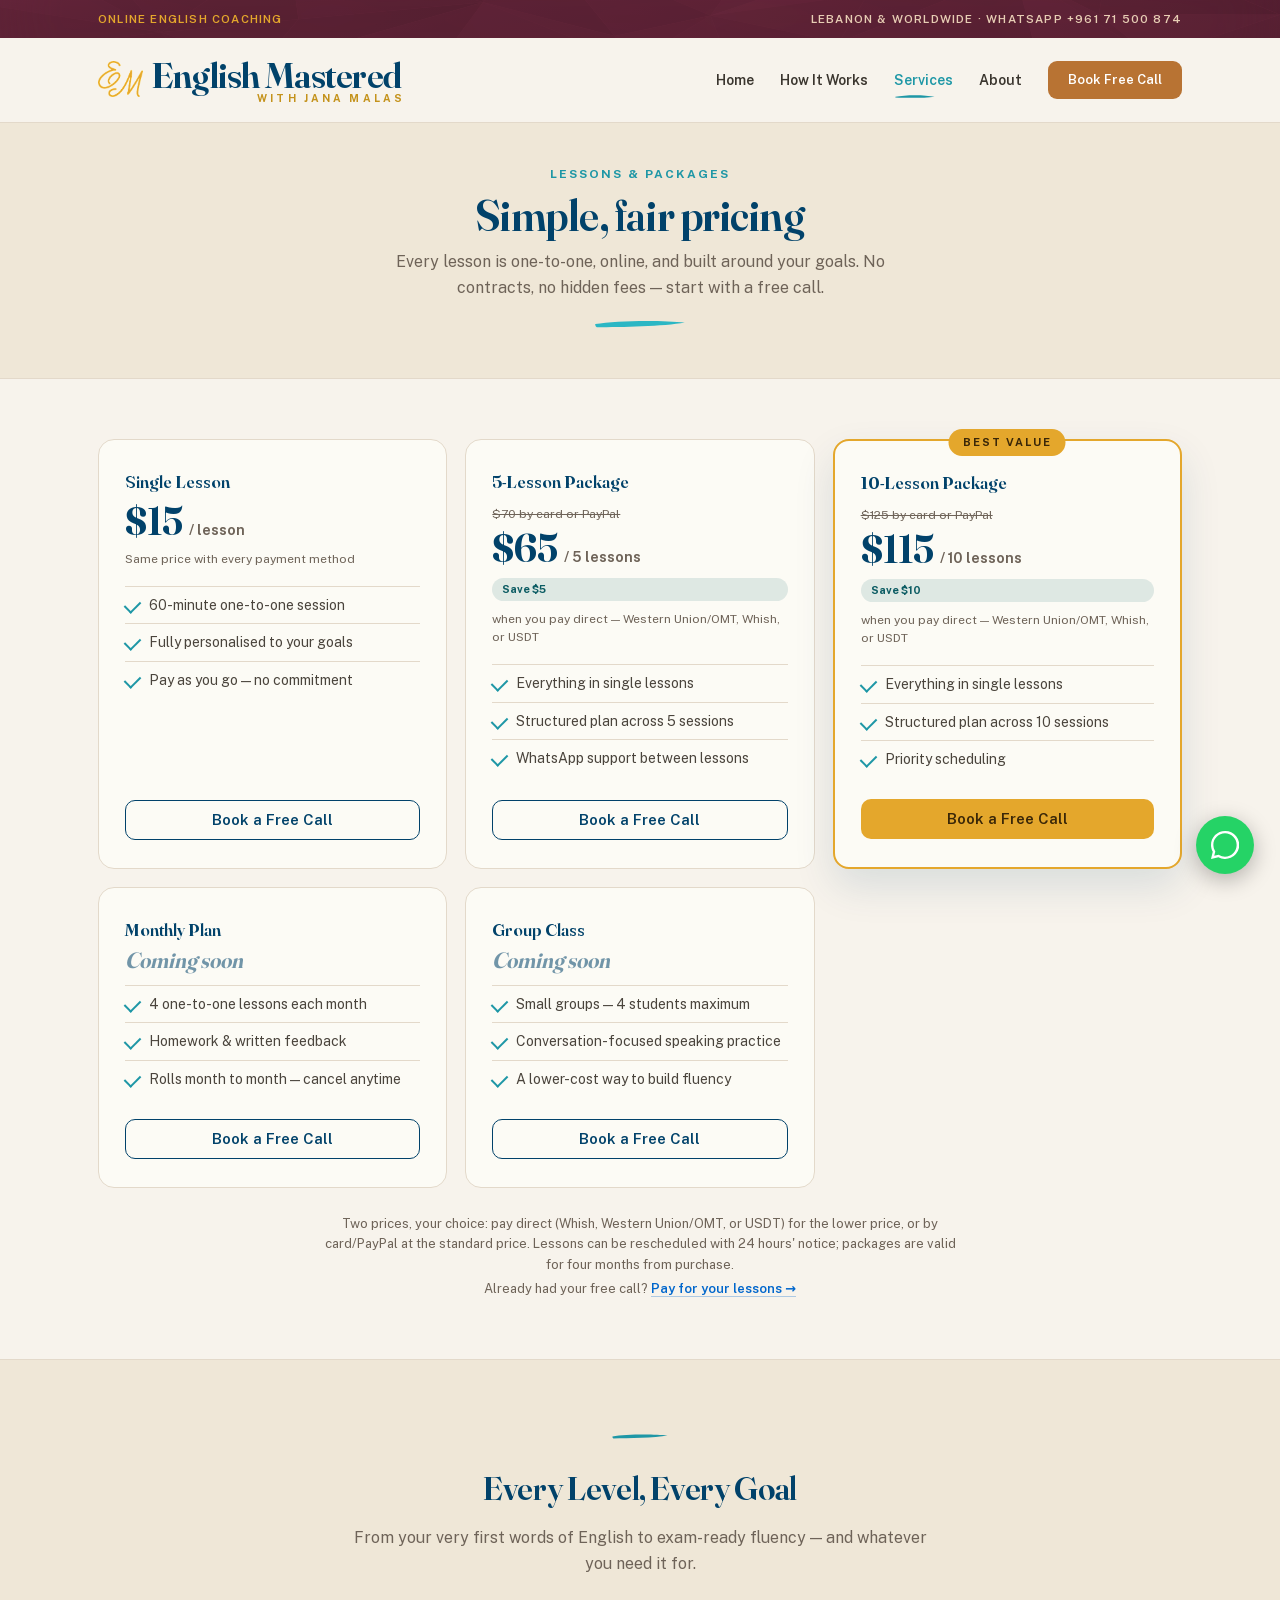
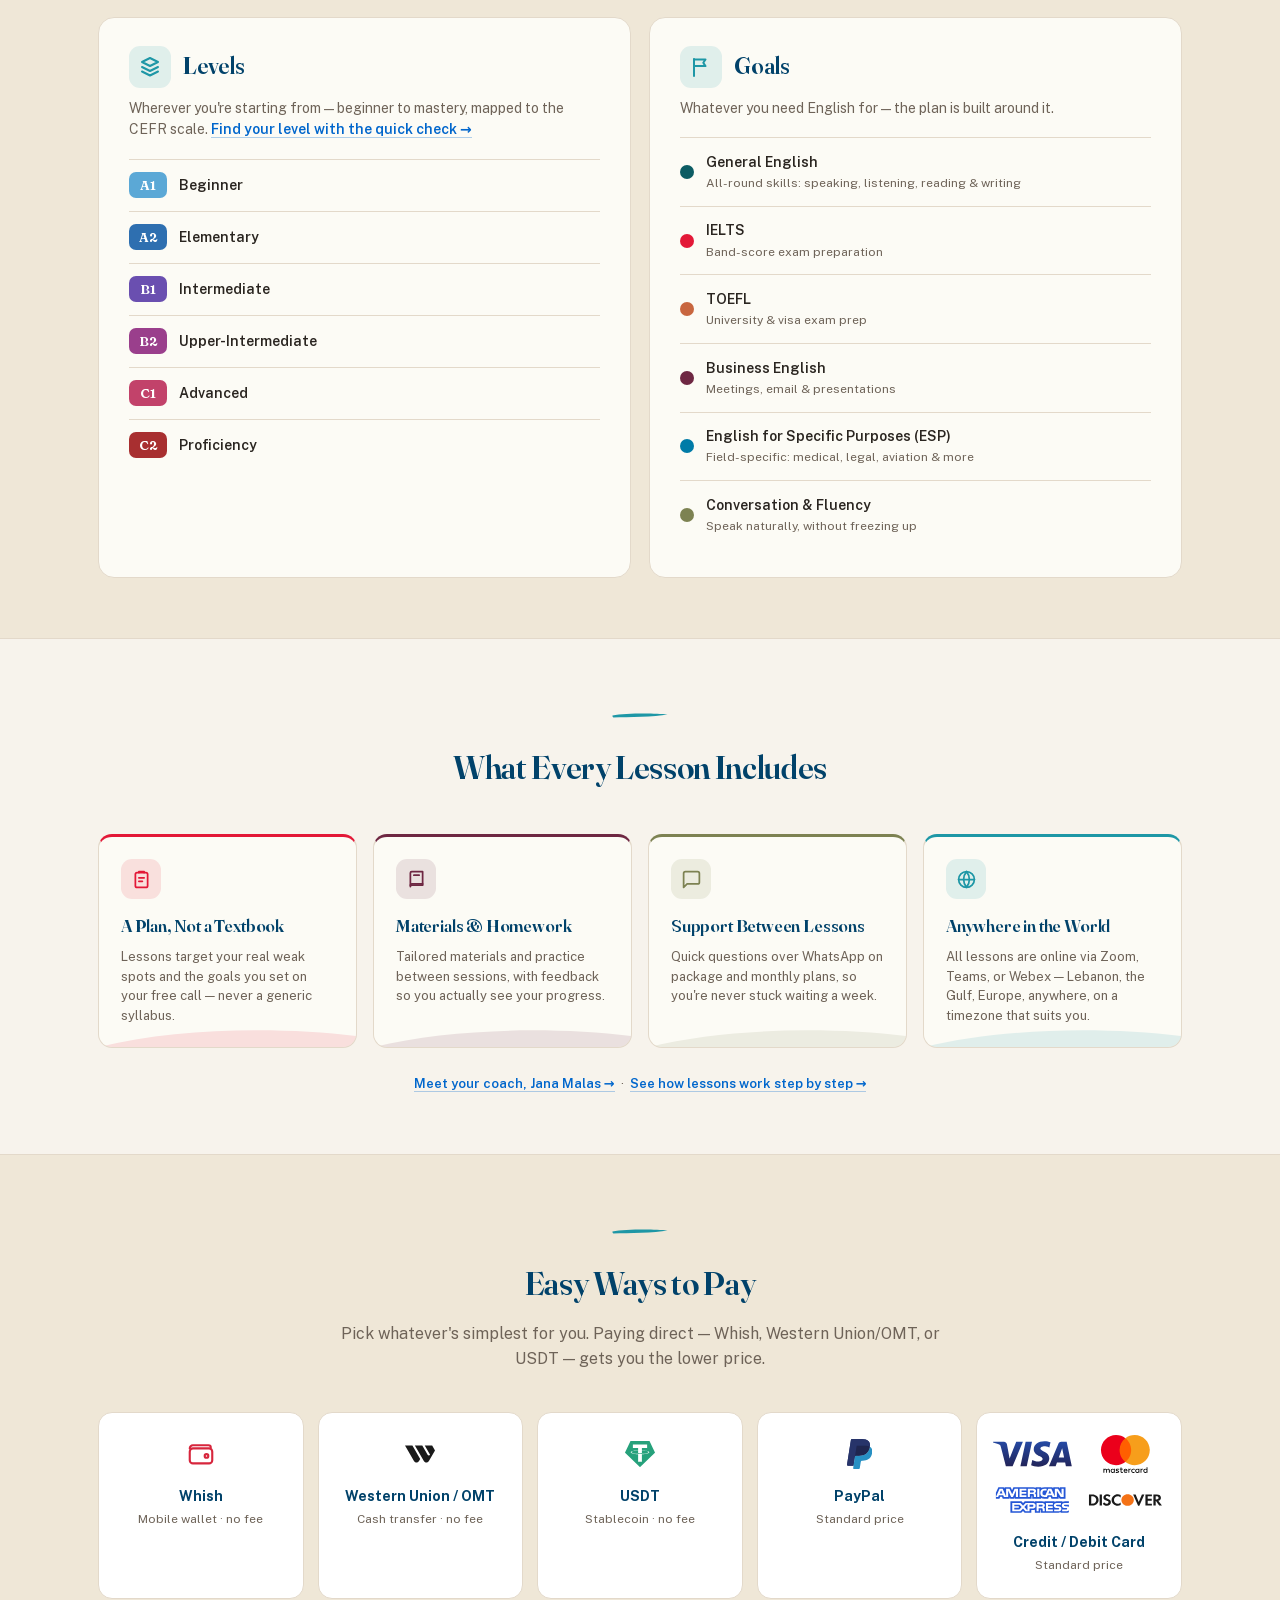
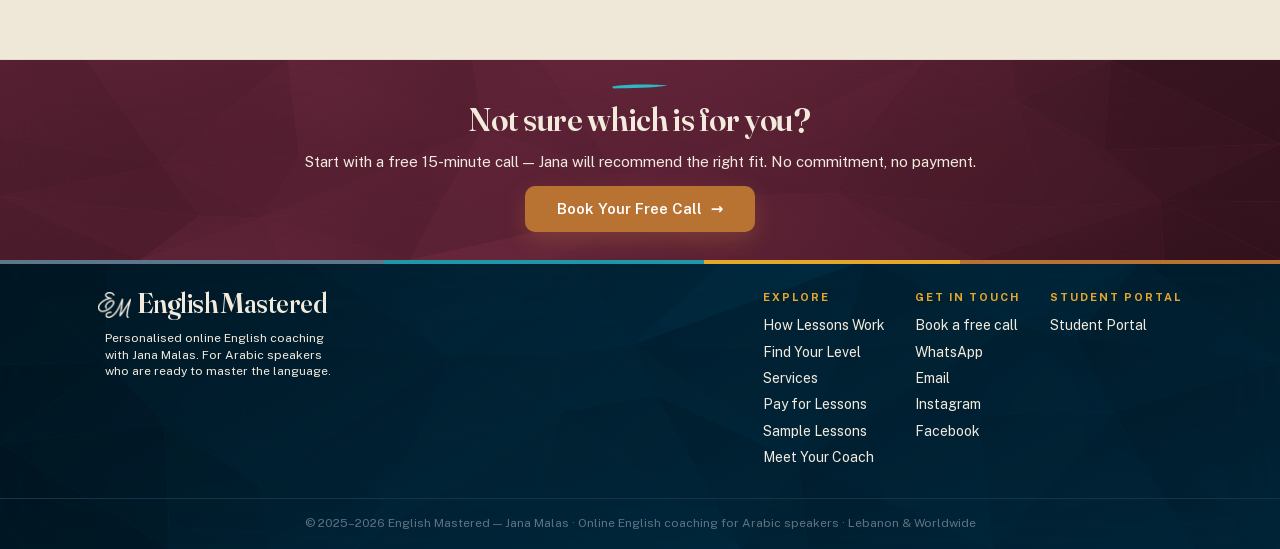
<file: services.html>
<!DOCTYPE html>
<html lang="en">
<head>
<meta charset="UTF-8">
<meta name="viewport" content="width=device-width, initial-scale=1">
<title>English Lesson Packages &amp; Pricing — English Mastered</title>
<meta name="color-scheme" content="only light">
<meta name="description" content="Lessons and packages at English Mastered — one-to-one online English coaching for Arabic speakers. IELTS, Business English, conversation, and group classes.">
<meta property="og:type" content="website">
<meta property="og:title" content="Lessons &amp; Packages — English Mastered">
<meta property="og:description" content="Simple, fair pricing for one-to-one online English coaching with Jana Malas — built around your level and goals.">
<meta property="og:locale" content="en_US">
<meta property="og:url" content="https://englishmastered.org/services.html">
<meta property="og:site_name" content="English Mastered">
<meta property="og:image" content="https://englishmastered.org/img/og-services.png">
<meta property="og:image:width" content="1200">
<meta property="og:image:height" content="630">
<meta property="og:image:alt" content="English Mastered — online English coaching with Jana Malas">
<meta name="twitter:card" content="summary_large_image">
<meta name="twitter:title" content="Lessons &amp; Packages — English Mastered">
<meta name="twitter:description" content="Simple, fair pricing for one-to-one online English coaching built for Arabic speakers.">
<meta name="twitter:image" content="https://englishmastered.org/img/og-services.png">
<meta name="theme-color" content="#01426A">
<link rel="canonical" href="https://englishmastered.org/services.html">
<link rel="icon" type="image/png" href="assets/em-mark-gold.png">
<script type="application/ld+json">
{
  "@context": "https://schema.org",
  "@graph": [
    {
      "@type": "BreadcrumbList",
      "itemListElement": [
        { "@type": "ListItem", "position": 1, "name": "Home", "item": "https://englishmastered.org/" },
        { "@type": "ListItem", "position": 2, "name": "Lessons & Packages", "item": "https://englishmastered.org/services.html" }
      ]
    },
    {
      "@type": "Service",
      "name": "Online English Coaching",
      "serviceType": "English language coaching",
      "description": "One-to-one online English lessons for Arabic speakers — IELTS preparation, Business English, conversation, and group classes, taught by Jana Malas.",
      "provider": { "@id": "https://englishmastered.org/#org" },
      "areaServed": "Worldwide",
      "audience": { "@type": "Audience", "audienceType": "Arabic speakers learning English" },
      "offers": {
        "@type": "AggregateOffer",
        "priceCurrency": "USD",
        "lowPrice": "15"
      }
    }
  ]
}
</script>
<script type="application/ld+json">
{
  "@context": "https://schema.org",
  "@graph": [
    {
      "@type": "Course",
      "name": "IELTS Preparation for Arabic Speakers",
      "description": "One-to-one online IELTS coaching designed for Arabic-speaking students. Covers all four IELTS components — Listening, Reading, Writing, and Speaking — with lessons built around the specific areas where Arabic speakers most often lose band points. Delivered by Jana Malas, a native Arabic-speaking ESL coach.",
      "provider": { "@id": "https://englishmastered.org/#org" },
      "instructor": {
        "@type": "Person",
        "name": "Jana Malas",
        "url": "https://englishmastered.org/about.html"
      },
      "courseMode": "online",
      "educationalLevel": "B1 to C2 (Intermediate to Advanced)",
      "inLanguage": "en",
      "url": "https://englishmastered.org/services.html",
      "offers": {
        "@type": "Offer",
        "price": "15",
        "priceCurrency": "USD",
        "url": "https://englishmastered.org/book.html",
        "availability": "https://schema.org/InStock"
      }
    },
    {
      "@type": "Course",
      "name": "Business English for Arabic-Speaking Professionals",
      "description": "One-to-one online Business English coaching for Arabic-speaking professionals. Covers meetings, email writing, presentations, and workplace communication. Personalised lessons delivered by Jana Malas, a native Arabic-speaking ESL coach with experience across Lebanon, the Gulf, and international business contexts.",
      "provider": { "@id": "https://englishmastered.org/#org" },
      "instructor": {
        "@type": "Person",
        "name": "Jana Malas",
        "url": "https://englishmastered.org/about.html"
      },
      "courseMode": "online",
      "educationalLevel": "A2 to C2 (Elementary to Advanced)",
      "inLanguage": "en",
      "url": "https://englishmastered.org/services.html",
      "offers": {
        "@type": "Offer",
        "price": "15",
        "priceCurrency": "USD",
        "url": "https://englishmastered.org/book.html",
        "availability": "https://schema.org/InStock"
      }
    }
  ]
}
</script>
<link rel="preload" href="assets/fonts/Fraunces-var.woff2" as="font" type="font/woff2" crossorigin>
<link rel="preload" href="assets/fonts/PublicSans-var.woff2" as="font" type="font/woff2" crossorigin>
<link rel="stylesheet" href="assets/fonts.css">
<style>
  :root{
    --navy:#01426A; --navy-deep:#013049; --teal:#1E97A6; --teal-bright:#2BB7C4;
    --caramel:#B87333; --paper:#F7F3EC; --paper-2:#EFE7D7; --pearl:#FCFBF5; --gold:#E4A72C;
    --text:#2A2520; --muted:#6E6358; --border:#E3D9CA; --on-deep:#F2EBDD; --on-deep-mute:#9DA7B1;
    --gen:#0C5C63; --ielts:#E31837; --toefl:#C8663F; --biz:#6E2742; --esp:#007BA7; --conv:#7D8252; --grp:#9E472A;
  }
  *{box-sizing:border-box}
  html{scroll-behavior:smooth}
  body{margin:0;font-family:'Public Sans',system-ui,sans-serif;color:var(--text);background:var(--paper);font-size:17px;line-height:1.6;}
  .wrap{max-width:1140px;margin:0 auto;padding:0 28px;}
  .fr,h1,h2,h3{font-family:'Fraunces',Georgia,serif;font-optical-sizing:auto;font-variation-settings:'opsz' 144,'wght' 620,'SOFT' 10,'WONK' 1;color:var(--navy);margin:0;letter-spacing:-.01em;}
  .wonk{font-variation-settings:'opsz' 144,'wght' 620,'SOFT' 10,'WONK' 1;}
  a{color:inherit;text-decoration:none;}
  .tlink{color:#0066CC;font-weight:600;border-bottom:1.5px solid rgba(0,102,204,.3);}
  .kicker{font-size:12px;font-weight:700;letter-spacing:2px;text-transform:uppercase;color:var(--teal);}
  /* brandbar / nav */
  .brandbar{position:relative;background:#6E2940;color:#E7CDB4;overflow:hidden;}
  
  .brandbar .wrap{position:relative;display:flex;justify-content:space-between;align-items:center;height:38px;font-size:11.5px;font-weight:600;letter-spacing:1.2px;text-transform:uppercase;}
  .brandbar .kc{color:var(--gold);}
  .brandbar a{color:#E7CDB4;}
  nav{background:var(--paper);border-bottom:1px solid var(--border);position:sticky;top:0;z-index:50;transition:box-shadow .2s ease,border-color .2s ease;}
  nav::after{content:"";position:absolute;left:0;right:0;bottom:-3px;height:3px;background:linear-gradient(90deg,#5E7689 0 30%,#1E97A6 30% 55%,#E4A72C 55% 75%,#B87333 75% 100%);transform:scaleX(0);transform-origin:left;transition:transform .8s cubic-bezier(.22,.61,.36,1);pointer-events:none;}
  nav.scrolled::after{transform:scaleX(1);}
  nav.scrolled{border-bottom-color:transparent;box-shadow:0 10px 26px rgba(1,48,73,.06);}
  .nav-inner{transition:height .2s ease;}
  nav.scrolled .nav-inner{height:68px;}
  /* lockup - scrolled: light_desktop at F=29 (cap 20.30). Geometry scales x 29/36.
     .brand-sub margin-right is NOT scaled - recomputed for "with Jana Malas" via
     constants.subline.x_align.formula at F=29: -0.42050 - 2.93658 + 0.20300 = -3.15408.
     Scoped to >=861px: "nav.scrolled .brand img" (0,2,2) outranks the mobile
     ".brand img" (0,1,1) even from inside the max-width:860px block, so unscoped it
     would drag F=29 desktop geometry onto phones. Mobile is light_mobile at F=28
     in every scroll position. */
  .brand{transition:gap .2s ease;}
  .brand img{transition:width .2s ease,height .2s ease,margin-top .2s ease;}
  .brand-text{transition:font-size .2s ease;}
  .brand-sub{transition:font-size .2s ease,margin-top .2s ease,margin-right .2s ease;}
  @media(min-width:861px){
    nav.scrolled .brand{gap:6.53px;}
    nav.scrolled .brand img{width:36.01px;height:28.83px;margin-top:3.63px;}
    nav.scrolled .brand-text{font-size:29px;}
    nav.scrolled .brand-sub{font-size:8.42px;margin-top:-0.34px;margin-right:-3.15px;}
  }
  .nav-inner{display:flex;align-items:center;justify-content:space-between;height:84px;}
  /* lockup - EM-wordmark-spec v6.2 - light_desktop, F=36. Colours are the frozen spec
     literals (#01426A / #C4921B), deliberately not --navy/--gold, so the lockup cannot
     drift if a token changes. Geometry is derived - do not round or tidy. */
  .brand{display:flex;align-items:flex-start;gap:8.10px;}
  .brand img{display:block;flex:none;width:44.71px;height:35.78px;margin-top:4.50px;filter:none;}
  .brand-text{font-family:'Fraunces',serif;font-weight:640;font-variation-settings:'opsz' 144,'SOFT' 10,'WONK' 1;font-size:36px;line-height:1;letter-spacing:-.02em;color:#01426A;white-space:nowrap;display:inline-block;}
  .brand-sub{display:block;font-family:'Public Sans',sans-serif;font-variation-settings:normal;font-weight:700;font-size:10.46px;letter-spacing:.30em;text-transform:uppercase;color:#C4921B;text-align:right;margin-top:-0.42px;margin-right:-3.92px;line-height:1;}
  .nav-links{display:flex;align-items:center;gap:26px;font-size:14px;font-weight:600;}
  .nav-links a{color:#3a352e;position:relative;padding:6px 0;}
  .nav-links a.active{color:var(--teal);}
  .nav-links a.active svg{position:absolute;left:0;bottom:-2px;}
  .nav-cta{background:var(--caramel)!important;color:#fff!important;padding:9px 20px!important;font-size:13px;border-radius:9px;}
  .nav-toggle-cb{display:none;}
  .nav-toggle{display:none;}
  .btn{display:inline-flex;align-items:center;justify-content:center;gap:9px;font-size:15px;font-weight:600;height:40px;padding:0 16px;box-sizing:border-box;min-width:170px;white-space:nowrap;border-radius:10px;cursor:pointer;transition:transform .15s;}
  .btn:hover{transform:translateY(-2px);}
  .btn-primary{background:var(--caramel);color:#fff;box-shadow:0 8px 22px rgba(184,115,51,.3);}
  .btn-ghost{border:1.6px solid var(--navy);color:var(--navy);}
  .btn-gold{background:var(--gold);color:#3a2708;}
  .btn-block{display:flex;justify-content:center;width:100%;min-width:0;}
  /* page hero */
  .page-hero{position:relative;overflow:hidden;background:var(--paper-2);border-bottom:1px solid var(--border);color:var(--text);text-align:center;padding:42px 0;}
  .ph-inner{position:relative;z-index:1;width:100%;}
  .page-hero .kicker{color:var(--teal);margin-bottom:8px;font-size:12px;letter-spacing:2px;}
  .page-hero h1{color:var(--navy);font-size:44px;line-height:1.05;margin:0 0 11px;}
  .page-hero p{color:var(--muted);max-width:56ch;margin:0 auto;font-size:16px;}
  .page-hero .brushwing{margin:16px auto 0;}
  /* sections */
  .block{padding:60px 0;}
  .alt{background:var(--paper-2);border-top:1px solid var(--border);border-bottom:1px solid var(--border);}
  .section-head{text-align:center;max-width:60ch;margin:0 auto 40px;}
  .section-head h2{font-size:34px;margin:14px 0 10px;}
  .section-head p{color:var(--muted);font-size:16px;margin:0;}
  .section-head .brushwing{margin:0 auto;}
  /* pricing */
  .pricing{display:grid;grid-template-columns:repeat(3,1fr);gap:18px;}
  .price-card{position:relative;background:var(--pearl);border:1px solid var(--border);border-radius:16px;padding:28px 26px;display:flex;flex-direction:column;}
  .price-card.featured{border:2px solid var(--gold);box-shadow:0 18px 40px rgba(1,66,106,.12);}
  .badge{position:absolute;top:-12px;left:50%;transform:translateX(-50%);background:var(--gold);color:#3a2708;font-size:11px;font-weight:700;letter-spacing:2px;text-transform:uppercase;padding:5px 14px;border-radius:20px;}
  .pc-name{font-family:'Fraunces',serif;font-variation-settings:'opsz' 144,'wght' 620,'WONK' 1;font-size:18px;color:var(--navy);}
  .pc-was{font-size:12px;color:var(--muted);text-decoration:line-through;margin-top:8px;}
  .pc-price{font-family:'Fraunces',serif;font-variation-settings:'opsz' 144,'wght' 660,'WONK' 1;font-size:40px;color:var(--navy);line-height:1;margin-top:4px;}
  .pc-price span{font-size:14px;font-family:'Public Sans';font-weight:400;color:var(--muted);}
  .pc-save{display:inline-block;background:rgba(12,92,99,.12);color:var(--gen);font-size:11px;font-weight:700;padding:3px 10px;border-radius:20px;margin-top:10px;}
  .pc-methods{font-size:12px;color:var(--muted);margin:10px 0 0;line-height:1.45;}
  .pc-feat{list-style:none;padding:0;margin:18px 0 22px;flex:1;}
  .pc-feat li{font-size:14px;color:#4a443c;padding:7px 0 7px 24px;position:relative;border-top:1px solid var(--border);}
  .pc-feat li::before{content:"";position:absolute;left:0;top:13px;width:13px;height:8px;border-left:2px solid var(--teal);border-bottom:2px solid var(--teal);transform:rotate(-45deg);}
  .note{font-size:13px;color:var(--muted);text-align:center;max-width:80ch;margin:26px auto 0;line-height:1.55;}
  /* levels + goals */
  .eml-grid{display:grid;grid-template-columns:1fr 1fr;gap:18px;}
  .eml-tile{position:relative;overflow:hidden;background:var(--pearl);border:1px solid var(--border);border-radius:16px;padding:28px 30px;}
  .eml-head{display:flex;align-items:center;gap:12px;margin-bottom:10px;}
  .eml-badge{width:42px;height:42px;border-radius:11px;background:rgba(30,151,166,.12);color:var(--teal);display:flex;align-items:center;justify-content:center;}
  .eml-title{font-size:24px;}
  .eml-sub{font-size:14px;color:var(--muted);margin:0 0 18px;line-height:1.55;}
  .eml-list{list-style:none;padding:0;margin:0;}
  .eml-list li{display:flex;align-items:center;gap:12px;padding:12.5px 0;border-top:1px solid var(--border);}
  .eml-cefr{display:inline-flex;align-items:center;justify-content:center;width:38px;height:26px;border-radius:7px;color:#fff;font-family:'Fraunces',serif;font-variation-settings:'wght' 640;font-size:13px;flex:none;}
  .lv-a1{background:#5BA8D6;} .lv-a2{background:#2E6FB0;} .lv-b1{background:#6A4FB0;} .lv-b2{background:#9A3F8C;} .lv-c1{background:#C2426A;} .lv-c2{background:#A82F30;}
  .eml-name{font-size:14px;font-weight:600;color:var(--text);display:flex;flex-direction:column;}
  .eml-name small{font-weight:400;font-size:12px;color:var(--muted);margin-top:1px;}
  .eml-dot{width:14px;height:14px;border-radius:50%;flex:none;}
  .pp-general .eml-dot{background:var(--gen);} .pp-ielts .eml-dot{background:var(--ielts);} .pp-toefl .eml-dot{background:var(--toefl);}
  .pp-biz .eml-dot{background:var(--biz);} .pp-esp .eml-dot{background:var(--esp);} .pp-conv .eml-dot{background:var(--conv);}
  /* included cards */
  .cards{display:grid;grid-template-columns:repeat(4,1fr);gap:16px;}
  .card-item{position:relative;overflow:hidden;background:var(--pearl);border:1px solid var(--border);border-top:3px solid var(--teal);border-radius:14px;padding:22px 22px;}
  .card-item .wing{position:absolute;left:0;right:0;bottom:0;z-index:0;opacity:.12;}
  .card-item>*{position:relative;z-index:1;}
  .card-icon{width:40px;height:40px;border-radius:11px;display:flex;align-items:center;justify-content:center;margin-bottom:13px;background:rgba(30,151,166,.12);color:var(--teal);}
  .card-icon svg{width:21px;height:21px;}
  .card-item h3{font-size:18px;margin:0 0 6px;}
  .card-item p{font-size:13px;line-height:1.5;color:var(--muted);margin:0;}
  /* payment */
  .pay-grid{display:grid;grid-template-columns:repeat(5,1fr);gap:14px;}
  .pay-card{background:#fff;border:1px solid var(--border);border-radius:14px;padding:22px 16px;text-align:center;}
  .pay-logo{height:38px;display:flex;align-items:center;justify-content:center;margin-bottom:12px;}
  .pay-logo svg{height:30px;width:auto;}
  .pay-logo.card{height:auto;display:grid;grid-template-columns:1fr 1fr;grid-auto-rows:38px;gap:8px 14px;align-items:center;justify-items:center;margin-bottom:12px;}
  .pay-logo.card svg{width:100%;height:100%;max-width:none;display:block;}
  .pay-name{font-weight:700;color:var(--navy);font-size:14px;}
  .pay-sub{font-size:12px;color:var(--muted);margin-top:3px;}
  /* cta + footer */
  .cta-band{position:relative;overflow:hidden;background:#6E2940;color:var(--on-deep);text-align:center;min-height:200px;display:flex;align-items:center;padding:0 0 12px;}
  
  .cta-band .btn{width:auto;min-width:0;height:46px;padding:0 32px;}
  .cta-inner{position:relative;z-index:1;padding:0 28px;width:100%;}
  .cta-band h2{color:var(--on-deep);font-size:34px;line-height:1.05;margin:0 0 12px;white-space:nowrap;}
  .cta-band p{color:var(--on-deep);margin:0 0 12px;font-size:15px;}
  .cta-band .brushwing{margin:0 auto 5px;}
  .cta-band .btn-primary{}
  footer{position:relative;background:#013049;color:var(--on-deep-mute);overflow:hidden;}
  
  footer>*{position:relative;z-index:1;}
  .foot-rule{height:4px;background:linear-gradient(90deg,#5E7689 0 30%,var(--teal) 30% 55%,var(--gold) 55% 75%,var(--caramel) 75% 100%);}
  .foot-inner{display:flex;justify-content:space-between;flex-wrap:wrap;gap:24px;padding:25px 28px;}
  .foot-brand-col{display:flex;flex-direction:column;max-width:24em;}
  /* lockup - spec v6.2 `dark`, F=28 (cap 19.60), mapped onto the footer's own class
     names: .brand -> .foot-brand, .brand img -> .foot-brand img, .brand-text -> .b1.
     Mark is the cream cut and carries the x0.94 reversed compensation (26.16 vs the
     light 27.83 at the same F). Wordmark weight is 615, not 640. No subline on dark. */
  .foot-brand{display:flex;align-items:flex-start;gap:6.29px;}
  .foot-brand img{display:block;flex:none;width:32.68px;height:26.16px;margin-top:3.51px;filter:none;}
  .foot-brand .b1{font-family:'Fraunces',serif;font-weight:615;font-variation-settings:'opsz' 144,'SOFT' 10,'WONK' 1;font-size:28px;line-height:1;letter-spacing:-.02em;color:#F2EBDD;white-space:nowrap;display:inline-block;}
  .foot-tag{font-size:12px;line-height:1.4;color:var(--on-deep);margin:9px 0 0 7px;max-width:234px;}
  .foot-links{display:flex;gap:30px;font-size:14px;}
  .foot-col h4{font-family:'Public Sans';font-size:11px;font-weight:700;letter-spacing:2px;text-transform:uppercase;color:var(--gold);margin:0 0 8px;}
  .foot-col a{display:block;color:var(--on-deep);margin-bottom:4px;}
  .copyright{border-top:1px solid #1a3247;padding:15.5px 28px;font-size:12px;color:#5f7385;text-align:center;}
  .wa-btn{position:fixed;bottom:26px;right:26px;width:58px;height:58px;background:#25d366;border-radius:50%;display:flex;align-items:center;justify-content:center;box-shadow:0 6px 22px rgba(0,0,0,.28);z-index:200;transition:transform .2s;}
  .wa-btn:hover{transform:scale(1.1);}
  .reveal{opacity:0;transform:translateY(26px);transition:opacity .6s ease,transform .6s ease;}
  .reveal.in{opacity:1;transform:none;}
  @media(prefers-reduced-motion:reduce){.reveal{opacity:1;transform:none;transition:none;}}
  @media(max-width:860px){
    .pricing{grid-template-columns:1fr;}
    .eml-grid{grid-template-columns:1fr;}
    .cards{grid-template-columns:1fr 1fr;}
    .pay-grid{grid-template-columns:1fr 1fr;}
    .page-hero{padding:34px 0;}
    .page-hero h1{font-size:34px;line-height:1.1;margin:0 0 10px;}
    .page-hero p{font-size:15px;}
    .page-hero .brushwing{margin:14px auto 0;}
    /* lockup - spec v6.2 light_mobile, F=28 (cap 19.60). Recipe is identical on every
       page; only this page's trigger width differs (860px here). font-variation-settings
       is non-additive so it is restated in full to keep SOFT 10. letter-spacing stays
       .30em from the base rule. margin-right is the spec's published value - see the
       opsz caveat in the handover notes. */
    .brand{gap:6.29px;}
    .brand img{width:34.77px;height:27.83px;margin-top:3.50px;}
    .brand-text{font-size:28px;font-variation-settings:'opsz' 80,'SOFT' 10,'WONK' 1;}
    .brand-sub{font-size:8.13px;margin-top:-0.33px;margin-right:-3.05px;}
    .brandbar .wrap{flex-direction:column;height:auto;gap:1px;padding-top:5px;padding-bottom:5px;font-size:9.5px;letter-spacing:.4px;text-align:center;line-height:1.35;justify-content:center;}
    .nav-toggle{display:flex;flex-direction:column;justify-content:center;gap:5px;width:44px;height:44px;cursor:pointer;margin-right:-6px;}
    .nav-toggle span{display:block;width:26px;height:2px;background:var(--navy);border-radius:2px;transition:transform .25s ease,opacity .2s ease;}
    .nav-toggle-cb:checked ~ .nav-toggle span:nth-child(1){transform:translateY(7px) rotate(45deg);}
    .nav-toggle-cb:checked ~ .nav-toggle span:nth-child(2){opacity:0;}
    .nav-toggle-cb:checked ~ .nav-toggle span:nth-child(3){transform:translateY(-7px) rotate(-45deg);}
    .nav-links{position:absolute;top:100%;left:0;right:0;flex-direction:column;align-items:stretch;gap:0;background:var(--paper);border-bottom:1px solid var(--border);box-shadow:0 18px 30px rgba(1,48,73,.10);padding:0 28px;max-height:0;overflow:hidden;opacity:0;pointer-events:none;transition:max-height .32s ease,opacity .22s ease,padding .32s ease;}
    .nav-toggle-cb:checked ~ .nav-links{max-height:460px;opacity:1;pointer-events:auto;padding:6px 28px 14px;}
    .nav-links a{padding:13px 2px;border-bottom:1px solid rgba(227,217,202,.7);font-size:16px;width:100%;}
    .nav-links a.active svg{display:none;}
    .nav-links a:last-child{border-bottom:0;}
    .nav-cta{align-self:flex-start;width:auto;margin-top:12px;padding:11px 22px!important;border-radius:9px;}
    .cta-band{min-height:auto;padding:52px 0;}
    .cta-band h2{white-space:normal;font-size:28px;}
  }
</style>
<style id="em-mobile-fix">
/* mobile layout fixes */
html,body{overflow-x:clip}
@media(max-width:900px){ .step .crow::before{display:none!important} }
@media(max-width:860px){
  .section-head p,.cta-band h2,.page-hero p{white-space:normal!important}
}
@media(max-width:640px){
  .brandbar .kc{display:none}
  .brandbar .wrap{justify-content:center}
}
</style>
</head>
<body>

<!-- BRAND BAR -->
<div class="brandbar" data-em-mosaic="surf-bar" data-em-color="#6E2940">
  <div class="wrap">
    <span class="kc">Online English Coaching</span>
    <span>Lebanon &amp; Worldwide&nbsp;·&nbsp;<a href="https://wa.me/96171500874" target="_blank" rel="noopener">WhatsApp +961 71 500 874</a></span>
  </div>
</div>

<!-- NAV -->
<nav>
  <div class="wrap nav-inner">
    <a class="brand" href="index.html">
      <img src="assets/mono-gold-d12@3x.png" alt="">
      <span class="brand-text">English Mastered<span class="brand-sub">with Jana Malas</span></span>
    </a>
    <input type="checkbox" id="navtoggle" class="nav-toggle-cb" aria-label="Open menu">
    <label class="nav-toggle" for="navtoggle" aria-hidden="true"><span></span><span></span><span></span></label>
    <div class="nav-links">
      <a href="index.html">Home</a>
      <a href="start.html">How It Works</a>
      <a href="services.html" class="active">Services<svg viewBox="0 0 60 8" width="42" height="6"><path d="M2 5 C 16 2 44 2 58 5 C 44 7 18 7 2 6 Z" fill="#1E97A6"></path></svg></a>
      <a href="about.html">About</a>
      <a href="book.html" class="nav-cta">Book Free Call</a>
    </div>
  </div>
</nav>

<!-- PAGE HERO -->
<header class="page-hero">
  <div class="wrap ph-inner">
    <p class="kicker">Lessons &amp; Packages</p>
    <h1 class="wonk">Simple, <span>f</span>air pricing</h1>
    <p>Every lesson is one-to-one, online, and built around your goals. No contracts, no hidden fees — start with a free call.</p>
    <svg class="brushwing" viewBox="0 0 120 14" width="150" height="11"><path d="M3 9 C 30 4 90 4 117 7 C 90 12 36 13 5 13 C 3 12 3 10 3 9 Z" fill="#2BB7C4"></path></svg>
  </div>
</header>

<!-- PRICING -->
<section class="block">
  <div class="wrap">
    <div class="pricing">
      <div class="price-card">
        <div class="pc-name">Single Lesson</div>
        <div class="pc-price">$15 <span>/ lesson</span></div>
        <p class="pc-methods">Same price with every payment method</p>
        <ul class="pc-feat">
          <li>60-minute one-to-one session</li>
          <li>Fully personalised to your goals</li>
          <li>Pay as you go — no commitment</li>
        </ul>
        <a href="book.html" class="btn btn-ghost btn-block">Book a Free Call</a>
      </div>

      <div class="price-card">
        <div class="pc-name">5-Lesson Package</div>
        <span class="pc-was">$70 by card or PayPal</span>
        <div class="pc-price">$65 <span>/ 5 lessons</span></div>
        <div class="pc-save">Save $5</div>
        <p class="pc-methods">when you pay direct — Western Union/OMT, Whish, or USDT</p>
        <ul class="pc-feat">
          <li>Everything in single lessons</li>
          <li>Structured plan across 5 sessions</li>
          <li>WhatsApp support between lessons</li>
        </ul>
        <a href="book.html" class="btn btn-ghost btn-block">Book a Free Call</a>
      </div>

      <div class="price-card featured">
        <span class="badge">Best Value</span>
        <div class="pc-name">10-Lesson Package</div>
        <span class="pc-was">$125 by card or PayPal</span>
        <div class="pc-price">$115 <span>/ 10 lessons</span></div>
        <div class="pc-save">Save $10</div>
        <p class="pc-methods">when you pay direct — Western Union/OMT, Whish, or USDT</p>
        <ul class="pc-feat">
          <li>Everything in single lessons</li>
          <li>Structured plan across 10 sessions</li>
          <li>Priority scheduling</li>
        </ul>
        <a href="book.html" class="btn btn-gold btn-block">Book a Free Call</a>
      </div>

      <div class="price-card">
        <div class="pc-name">Monthly Plan</div>
        <div class="pc-price" style="font-size:22px;font-style:italic;opacity:.55;">Coming soon</div>
        <ul class="pc-feat" style="margin-top:14px;">
          <li>4 one-to-one lessons each month</li>
          <li>Homework &amp; written feedback</li>
          <li>Rolls month to month — cancel anytime</li>
        </ul>
        <a href="book.html" class="btn btn-ghost btn-block">Book a Free Call</a>
      </div>

      <div class="price-card">
        <div class="pc-name">Group Class</div>
        <div class="pc-price" style="font-size:22px;font-style:italic;opacity:.55;">Coming soon</div>
        <ul class="pc-feat" style="margin-top:14px;">
          <li>Small groups — 4 students maximum</li>
          <li>Conversation-focused speaking practice</li>
          <li>A lower-cost way to build fluency</li>
        </ul>
        <a href="book.html" class="btn btn-ghost btn-block">Book a Free Call</a>
      </div>
    </div>
    <p class="note">Two prices, your choice: pay direct (Whish, Western Union/OMT, or USDT) for the lower price, or by card/PayPal at the standard price. Lessons can be rescheduled with 24 hours' notice; packages are valid for four months from purchase.</p>
    <p class="note" style="margin-top:4px;">Already had your free call? <a class="tlink" href="payments.html">Pay for your lessons →</a></p>
  </div>
</section>

<!-- LEVELS + GOALS -->
<section class="block alt">
  <div class="wrap">
    <div class="section-head reveal">
      <svg class="brushwing" viewBox="0 0 120 14" width="58" height="7"><path d="M3 9 C 30 4 90 4 117 7 C 90 12 36 13 5 13 C 3 12 3 10 3 9 Z" fill="#1E97A6"></path></svg>
      <h2>Every Level, Every Goal</h2>
      <p>From your very first words of English to exam-ready fluency — and whatever you need it for.</p>
    </div>
    <div class="eml-grid">
      <div class="eml-tile">
        <div class="eml-head">
          <span class="eml-badge"><svg viewBox="0 0 24 24" width="24" height="24" fill="none" stroke="currentColor" stroke-width="2" stroke-linecap="round" stroke-linejoin="round"><path d="M12 3l8 4-8 4-8-4z"/><path d="M4 12l8 4 8-4"/><path d="M4 16.5l8 4 8-4"/></svg></span>
          <h3 class="eml-title">Levels</h3>
        </div>
        <p class="eml-sub">Wherever you're starting from — beginner to mastery, mapped to the CEFR scale. <a class="tlink" href="level-test.html">Find your level with the quick check →</a></p>
        <ul class="eml-list">
          <li><span class="eml-cefr lv-a1">A1</span><span class="eml-name">Beginner</span></li>
          <li><span class="eml-cefr lv-a2">A2</span><span class="eml-name">Elementary</span></li>
          <li><span class="eml-cefr lv-b1">B1</span><span class="eml-name">Intermediate</span></li>
          <li><span class="eml-cefr lv-b2">B2</span><span class="eml-name">Upper-Intermediate</span></li>
          <li><span class="eml-cefr lv-c1">C1</span><span class="eml-name">Advanced</span></li>
          <li><span class="eml-cefr lv-c2">C2</span><span class="eml-name">Proficiency</span></li>
        </ul>
      </div>
      <div class="eml-tile">
        <div class="eml-head">
          <span class="eml-badge"><svg viewBox="0 0 24 24" width="24" height="24" fill="none" stroke="currentColor" stroke-width="2" stroke-linecap="round" stroke-linejoin="round"><path d="M5 21V4"/><path d="M5 4.5h11.5l-2.2 3.3 2.2 3.3H5"/></svg></span>
          <h3 class="eml-title">Goals</h3>
        </div>
        <p class="eml-sub">Whatever you need English for — the plan is built around it.</p>
        <ul class="eml-list">
          <li class="pp-general"><span class="eml-dot"></span><span class="eml-name">General English<small>All-round skills: speaking, listening, reading &amp; writing</small></span></li>
          <li class="pp-ielts"><span class="eml-dot"></span><span class="eml-name">IELTS<small>Band-score exam preparation</small></span></li>
          <li class="pp-toefl"><span class="eml-dot"></span><span class="eml-name">TOEFL<small>University &amp; visa exam prep</small></span></li>
          <li class="pp-biz"><span class="eml-dot"></span><span class="eml-name">Business English<small>Meetings, email &amp; presentations</small></span></li>
          <li class="pp-esp"><span class="eml-dot"></span><span class="eml-name">English for Specific Purposes (ESP)<small>Field-specific: medical, legal, aviation &amp; more</small></span></li>
          <li class="pp-conv"><span class="eml-dot"></span><span class="eml-name">Conversation &amp; Fluency<small>Speak naturally, without freezing up</small></span></li>
        </ul>
      </div>
    </div>
  </div>
</section>

<!-- WHAT'S INCLUDED -->
<section class="block">
  <div class="wrap">
    <div class="section-head reveal">
      <svg class="brushwing" viewBox="0 0 120 14" width="58" height="7"><path d="M3 9 C 30 4 90 4 117 7 C 90 12 36 13 5 13 C 3 12 3 10 3 9 Z" fill="#1E97A6"></path></svg>
      <h2>What Every Lesson Includes</h2>
    </div>
    <div class="cards">
      <div class="card-item" style="border-top-color:var(--ielts);">
        <svg class="wing" viewBox="0 0 300 50" preserveAspectRatio="none" width="100%" height="34"><path d="M0 50 C 90 22 210 20 300 34 L300 50 Z" fill="#E31837"></path></svg>
        <div class="card-icon" style="background:rgba(227,24,55,.12);color:var(--ielts);"><svg viewBox="0 0 24 24" fill="none" stroke="currentColor" stroke-width="2" stroke-linecap="round" stroke-linejoin="round"><rect x="5" y="4" width="14" height="17" rx="2"/><path d="M9 4V3h6v1"/><path d="M9 10h6M9 14h4"/></svg></div>
        <h3>A Plan, Not a Textbook</h3><p>Lessons target your real weak spots and the goals you set on your free call — never a generic syllabus.</p>
      </div>
      <div class="card-item" style="border-top-color:var(--biz);">
        <svg class="wing" viewBox="0 0 300 50" preserveAspectRatio="none" width="100%" height="34"><path d="M0 50 C 90 22 210 20 300 34 L300 50 Z" fill="#6E2742"></path></svg>
        <div class="card-icon" style="background:rgba(110,39,66,.12);color:var(--biz);"><svg viewBox="0 0 24 24" fill="none" stroke="currentColor" stroke-width="2" stroke-linecap="round" stroke-linejoin="round"><path d="M5 4.5A1.5 1.5 0 0 1 6.5 3H19v15.5H6.5A1.5 1.5 0 0 0 5 20z"/><path d="M5 18.5A1.5 1.5 0 0 1 6.5 17H19"/><path d="M9 7h6"/></svg></div>
        <h3>Materials &amp; Homework</h3><p>Tailored materials and practice between sessions, with feedback so you actually see your progress.</p>
      </div>
      <div class="card-item" style="border-top-color:var(--conv);">
        <svg class="wing" viewBox="0 0 300 50" preserveAspectRatio="none" width="100%" height="34"><path d="M0 50 C 90 22 210 20 300 34 L300 50 Z" fill="#7D8252"></path></svg>
        <div class="card-icon" style="background:rgba(125,130,82,.13);color:var(--conv);"><svg viewBox="0 0 24 24" fill="none" stroke="currentColor" stroke-width="2" stroke-linecap="round" stroke-linejoin="round"><path d="M21 15a2 2 0 0 1-2 2H7l-4 4V5a2 2 0 0 1 2-2h14a2 2 0 0 1 2 2z"/></svg></div>
        <h3>Support Between Lessons</h3><p>Quick questions over WhatsApp on package and monthly plans, so you're never stuck waiting a week.</p>
      </div>
      <div class="card-item" style="border-top-color:var(--teal);">
        <svg class="wing" viewBox="0 0 300 50" preserveAspectRatio="none" width="100%" height="34"><path d="M0 50 C 90 22 210 20 300 34 L300 50 Z" fill="#1E97A6"></path></svg>
        <div class="card-icon"><svg viewBox="0 0 24 24" fill="none" stroke="currentColor" stroke-width="2" stroke-linecap="round" stroke-linejoin="round"><circle cx="12" cy="12" r="9"/><path d="M3 12h18"/><path d="M12 3a14 14 0 0 1 0 18M12 3a14 14 0 0 0 0 18"/></svg></div>
        <h3>Anywhere in the World</h3><p>All lessons are online via Zoom, Teams, or Webex — Lebanon, the Gulf, Europe, anywhere, on a timezone that suits you.</p>
      </div>
    </div>
    <p class="note"><a class="tlink" href="about.html">Meet your coach, Jana Malas →</a> &nbsp;·&nbsp; <a class="tlink" href="start.html">See how lessons work step by step →</a></p>
  </div>
</section>

<!-- PAYMENT METHODS -->
<section class="block alt" id="payment">
  <div class="wrap">
    <div class="section-head reveal">
      <svg class="brushwing" viewBox="0 0 120 14" width="58" height="7"><path d="M3 9 C 30 4 90 4 117 7 C 90 12 36 13 5 13 C 3 12 3 10 3 9 Z" fill="#1E97A6"></path></svg>
      <h2>Easy Ways to Pay</h2>
      <p>Pick whatever's simplest for you. Paying direct — Whish, Western Union/OMT, or USDT — gets you the lower price.</p>
    </div>
    <div class="pay-grid">
      <div class="pay-card"><div class="pay-logo"><svg viewBox="0 0 24 24" fill="none" stroke="#D7263D" stroke-width="1.7" stroke-linecap="round" stroke-linejoin="round"><path d="M3 7.5A2.5 2.5 0 0 1 5.5 5H18a1.8 1.8 0 0 1 1.8 1.8"/><rect x="3" y="7.5" width="18" height="12" rx="2.6"/><circle cx="16.4" cy="13.5" r="1.45"/></svg></div><div class="pay-name">Whish</div><div class="pay-sub">Mobile wallet · no fee</div></div>
      <div class="pay-card"><div class="pay-logo"><svg fill="#1A1A1A" viewBox="0 0 24 24"><path d="M15.799 5.188h5.916L24 9.155l-4.643 8.043c-1.246 2.153-3.28 2.153-4.526 0L7.893 5.188h5.919l4.273 7.39a1.127 1.127 0 0 0 1.981.002l-4.267-7.392ZM0 5.188h5.921l6.237 10.802-.697 1.204c-1.246 2.153-3.285 2.153-4.531 0L0 5.188Z"/></svg></div><div class="pay-name">Western Union / OMT</div><div class="pay-sub">Cash transfer · no fee</div></div>
      <div class="pay-card"><div class="pay-logo"><svg fill="#26A17B" viewBox="0 0 24 24"><path d="M18.7538 10.5176c0 .6251-2.2379 1.1483-5.2381 1.2812l.0028.0007c-.0848.0064-.5233.0325-1.5012.0325-.7778 0-1.33-.0233-1.5237-.0325-3.0059-.1322-5.2495-.6555-5.2495-1.2819s2.2436-1.149 5.2495-1.2834v2.0442c.1965.0142.7594.0474 1.5372.0474.9334 0 1.4008-.0389 1.4849-.0466V9.2356c2.9994.1337 5.2381.657 5.2381 1.282zm5.19.5466L12.1248 22.389a.1803.1803 0 0 1-.2496 0L.0562 11.0635a.1781.1781 0 0 1-.0382-.2079l4.3762-9.1921a.1767.1767 0 0 1 .1626-.1026h14.8878a.1768.1768 0 0 1 .1612.1032l4.3762 9.1922a.1782.1782 0 0 1-.0382.2079zm-4.478-.4038c0-.8068-2.5515-1.4799-5.9473-1.6369V7.195h4.186V4.4055H6.3076V7.195h4.1852v1.8286c-3.4018.1562-5.9601.83-5.9601 1.6376 0 .8075 2.5583 1.4806 5.9601 1.6376v5.8618h3.025v-5.8639c3.394-.1563 5.948-.8295 5.948-1.6363z"/></svg></div><div class="pay-name">USDT</div><div class="pay-sub">Stablecoin · no fee</div></div>
      <div class="pay-card"><div class="pay-logo"><svg viewBox="0 0 256 302" version="1.1" xmlns="http://www.w3.org/2000/svg" xmlns:xlink="http://www.w3.org/1999/xlink" preserveAspectRatio="xMidYMid">
	<g>
		<path d="M217.168476,23.5070146 C203.234077,7.62479651 178.045612,0.815753338 145.823355,0.815753338 L52.3030619,0.815753338 C45.7104431,0.815753338 40.1083819,5.6103852 39.0762042,12.1114399 L0.136468302,259.076601 C-0.637664968,263.946149 3.13311322,268.357876 8.06925331,268.357876 L65.804612,268.357876 L80.3050438,176.385849 L79.8555471,179.265958 C80.8877248,172.764903 86.4481659,167.970272 93.0324607,167.970272 L120.46841,167.970272 C174.366398,167.970272 216.569147,146.078116 228.897012,82.7490197 C229.263268,80.8761167 229.579581,79.0531577 229.854273,77.2718188 C228.297683,76.4477414 228.297683,76.4477414 229.854273,77.2718188 C233.525163,53.8646924 229.829301,37.9325302 217.168476,23.5070146" fill="#27346A"></path>
		<path d="M102.396976,68.8395929 C103.936919,68.1070797 105.651665,67.699203 107.449652,67.699203 L180.767565,67.699203 C189.449511,67.699203 197.548776,68.265236 204.948824,69.4555699 C207.071448,69.7968545 209.127479,70.1880831 211.125242,70.6375799 C213.123006,71.0787526 215.062501,71.5781934 216.943728,72.1275783 C217.884341,72.4022708 218.808307,72.6852872 219.715624,72.9849517 C223.353218,74.2002577 226.741092,75.61534 229.854273,77.2718188 C233.525163,53.8563683 229.829301,37.9325302 217.168476,23.5070146 C203.225753,7.62479651 178.045612,0.815753338 145.823355,0.815753338 L52.2947379,0.815753338 C45.7104431,0.815753338 40.1083819,5.6103852 39.0762042,12.1114399 L0.136468302,259.068277 C-0.637664968,263.946149 3.13311322,268.349552 8.0609293,268.349552 L65.804612,268.349552 L95.8875974,77.5798073 C96.5035744,73.6675208 99.0174265,70.4627756 102.396976,68.8395929 Z" fill="#27346A"></path>
		<path d="M228.897012,82.7490197 C216.569147,146.069792 174.366398,167.970272 120.46841,167.970272 L93.0241367,167.970272 C86.4398419,167.970272 80.8794007,172.764903 79.8555471,179.265958 L61.8174095,293.621258 C61.1431644,297.883153 64.4394738,301.745495 68.7513129,301.745495 L117.421821,301.745495 C123.182038,301.745495 128.084882,297.550192 128.983876,291.864891 L129.458344,289.384335 L138.631407,231.249423 L139.222412,228.036354 C140.121406,222.351053 145.02425,218.15575 150.784467,218.15575 L158.067979,218.15575 C205.215193,218.15575 242.132193,199.002194 252.920115,143.605884 C257.423406,120.456802 255.092683,101.128442 243.181019,87.5519756 C239.568397,83.4399129 235.081754,80.0437153 229.854273,77.2718188 C229.571257,79.0614817 229.263268,80.8761167 228.897012,82.7490197 L228.897012,82.7490197 Z" fill="#2790C3"></path>
		<path d="M216.952052,72.1275783 C215.070825,71.5781934 213.13133,71.0787526 211.133566,70.6375799 C209.135803,70.1964071 207.071448,69.8051785 204.957148,69.4638939 C197.548776,68.265236 189.457835,67.699203 180.767565,67.699203 L107.457976,67.699203 C105.651665,67.699203 103.936919,68.1070797 102.4053,68.8479169 C99.0174265,70.4710996 96.5118984,73.6675208 95.8959214,77.5881313 L80.3133678,176.385849 L79.8638711,179.265958 C80.8877248,172.764903 86.4481659,167.970272 93.0324607,167.970272 L120.476734,167.970272 C174.374722,167.970272 216.577471,146.078116 228.905336,82.7490197 C229.271592,80.8761167 229.579581,79.0614817 229.862597,77.2718188 C226.741092,75.623664 223.361542,74.2002577 219.723948,72.9932757 C218.816631,72.6936112 217.892665,72.4022708 216.952052,72.1275783" fill="#1F264F"></path>
	</g>
</svg></div><div class="pay-name">PayPal</div><div class="pay-sub">Standard price</div></div>
      <div class="pay-card"><div class="pay-logo card"><svg viewBox="0 0 256 83" version="1.1" xmlns="http://www.w3.org/2000/svg" xmlns:xlink="http://www.w3.org/1999/xlink" preserveAspectRatio="xMidYMid">
    <defs>
        <linearGradient x1="45.9741966%" y1="-2.00617467%" x2="54.8768726%" y2="100%" id="vi_linearGradient-1">
            <stop stop-color="#222357" offset="0%"></stop>
            <stop stop-color="#254AA5" offset="100%"></stop>
        </linearGradient>
    </defs>
    <g>
        <path d="M132.397094,56.2397455 C132.251036,44.7242808 142.65954,38.2977599 150.500511,34.4772086 C158.556724,30.5567233 161.262627,28.0430004 161.231878,24.5376253 C161.17038,19.1719416 154.805357,16.804276 148.847757,16.7120293 C138.454628,16.5505975 132.412467,19.5178668 127.607952,21.7625368 L123.864273,4.24334875 C128.684163,2.02174043 137.609033,0.084559486 146.864453,-7.10542736e-15 C168.588553,-7.10542736e-15 182.802234,10.7236802 182.879107,27.3511501 C182.963666,48.4525854 153.69071,49.6210438 153.890577,59.05327 C153.959762,61.912918 156.688728,64.964747 162.669389,65.7411565 C165.628971,66.133205 173.800493,66.433007 183.0636,62.1665965 L186.699658,79.11693 C181.718335,80.931115 175.314876,82.6684285 167.343223,82.6684285 C146.895202,82.6684285 132.512402,71.798691 132.397094,56.2397455 M221.6381,81.2078555 C217.671491,81.2078555 214.327548,78.8940005 212.836226,75.342502 L181.802894,1.24533061 L203.511621,1.24533061 L207.831842,13.1835926 L234.360459,13.1835926 L236.866494,1.24533061 L256,1.24533061 L239.303345,81.2078555 L221.6381,81.2078555 M224.674554,59.6067505 L230.939643,29.5804456 L213.781755,29.5804456 L224.674554,59.6067505 M106.076031,81.2078555 L88.9642665,1.24533061 L109.650591,1.24533061 L126.754669,81.2078555 L106.076031,81.2078555 M75.473185,81.2078555 L53.941265,26.7822953 L45.2316377,73.059396 C44.2092367,78.2252115 40.1734431,81.2078555 35.6917903,81.2078555 L0.491982464,81.2078555 L0,78.886313 C7.22599245,77.318119 15.4359498,74.7890215 20.409585,72.083118 C23.4537265,70.4303645 24.322383,68.985166 25.3217224,65.0569935 L41.8185094,1.24533061 L63.68098,1.24533061 L97.1972855,81.2078555 L75.473185,81.2078555" fill="url(#vi_linearGradient-1)" transform="translate(128.000000, 41.334214) scale(1, -1) translate(-128.000000, -41.334214) "></path>
    </g>
</svg><svg viewBox="0 0 256 199" version="1.1" xmlns="http://www.w3.org/2000/svg" xmlns:xlink="http://www.w3.org/1999/xlink" preserveAspectRatio="xMidYMid">
	<g>
		<path d="M46.5392504,198.011312 L46.5392504,184.839826 C46.5392504,179.790757 43.4659038,176.497885 38.1973096,176.497885 C35.5630125,176.497885 32.7091906,177.375984 30.7334678,180.229806 C29.1967945,177.815034 27.0015469,176.497885 23.7086756,176.497885 C21.513428,176.497885 19.3181804,177.15646 17.5619824,179.571233 L17.5619824,176.936935 L12.9519625,176.936935 L12.9519625,198.011312 L17.5619824,198.011312 L17.5619824,186.3765 C17.5619824,182.644579 19.5377052,180.888381 22.6110518,180.888381 C25.6843984,180.888381 27.2210717,182.864103 27.2210717,186.3765 L27.2210717,198.011312 L31.8310916,198.011312 L31.8310916,186.3765 C31.8310916,182.644579 34.0263392,180.888381 36.880161,180.888381 C39.9535076,180.888381 41.490181,182.864103 41.490181,186.3765 L41.490181,198.011312 L46.5392504,198.011312 L46.5392504,198.011312 Z M114.81145,176.936935 L107.347608,176.936935 L107.347608,170.570717 L102.737589,170.570717 L102.737589,176.936935 L98.566618,176.936935 L98.566618,181.107905 L102.737589,181.107905 L102.737589,190.766995 C102.737589,195.59654 104.713311,198.450362 109.981906,198.450362 C111.957628,198.450362 114.152876,197.791787 115.689549,196.913688 L114.372401,192.962243 C113.055252,193.840341 111.518579,194.059866 110.420955,194.059866 C108.225708,194.059866 107.347608,192.742718 107.347608,190.54747 L107.347608,181.107905 L114.81145,181.107905 L114.81145,176.936935 L114.81145,176.936935 Z M153.886857,176.497885 C151.25256,176.497885 149.496362,177.815034 148.398738,179.571233 L148.398738,176.936935 L143.788718,176.936935 L143.788718,198.011312 L148.398738,198.011312 L148.398738,186.156975 C148.398738,182.644579 149.935411,180.668856 152.789233,180.668856 C153.667332,180.668856 154.764956,180.888381 155.643055,181.107905 L156.960204,176.71741 C156.082105,176.497885 154.764956,176.497885 153.886857,176.497885 L153.886857,176.497885 L153.886857,176.497885 Z M94.834697,178.693133 C92.6394495,177.15646 89.566103,176.497885 86.2732315,176.497885 C81.0046375,176.497885 77.492241,179.132183 77.492241,183.303153 C77.492241,186.81555 80.1265385,188.791272 84.736558,189.449847 L86.931806,189.669371 C89.346578,190.10842 90.6637265,190.766995 90.6637265,191.864619 C90.6637265,193.401292 88.9075285,194.498916 85.834182,194.498916 C82.7608355,194.498916 80.346063,193.401292 78.8093895,192.303668 L76.614142,195.816065 C79.0289145,197.572262 82.321786,198.450362 85.614657,198.450362 C91.7613505,198.450362 95.2737465,195.59654 95.2737465,191.645094 C95.2737465,187.913173 92.4199245,185.937451 88.0294295,185.278876 L85.834182,185.059351 C83.858459,184.839826 82.321786,184.400777 82.321786,183.083629 C82.321786,181.546955 83.858459,180.668856 86.2732315,180.668856 C88.9075285,180.668856 91.5418255,181.76648 92.858974,182.425054 L94.834697,178.693133 L94.834697,178.693133 Z M217.329512,176.497885 C214.695215,176.497885 212.939017,177.815034 211.841393,179.571233 L211.841393,176.936935 L207.231373,176.936935 L207.231373,198.011312 L211.841393,198.011312 L211.841393,186.156975 C211.841393,182.644579 213.378066,180.668856 216.231888,180.668856 C217.109987,180.668856 218.207611,180.888381 219.08571,181.107905 L220.402859,176.71741 C219.52476,176.497885 218.207611,176.497885 217.329512,176.497885 L217.329512,176.497885 L217.329512,176.497885 Z M158.496877,187.474123 C158.496877,193.840341 162.887372,198.450362 169.69264,198.450362 C172.765986,198.450362 174.961234,197.791787 177.156481,196.035589 L174.961234,192.303668 C173.205036,193.620817 171.448838,194.279391 169.473115,194.279391 C165.741194,194.279391 163.106897,191.645094 163.106897,187.474123 C163.106897,183.522678 165.741194,180.888381 169.473115,180.668856 C171.448838,180.668856 173.205036,181.32743 174.961234,182.644579 L177.156481,178.912658 C174.961234,177.15646 172.765986,176.497885 169.69264,176.497885 C162.887372,176.497885 158.496877,181.107905 158.496877,187.474123 L158.496877,187.474123 L158.496877,187.474123 Z M201.08468,187.474123 L201.08468,176.936935 L196.47466,176.936935 L196.47466,179.571233 C194.937987,177.595509 192.742739,176.497885 189.888917,176.497885 C183.961749,176.497885 179.351729,181.107905 179.351729,187.474123 C179.351729,193.840341 183.961749,198.450362 189.888917,198.450362 C192.962264,198.450362 195.157512,197.352737 196.47466,195.377015 L196.47466,198.011312 L201.08468,198.011312 L201.08468,187.474123 Z M184.181274,187.474123 C184.181274,183.742202 186.596046,180.668856 190.547492,180.668856 C194.279413,180.668856 196.91371,183.522678 196.91371,187.474123 C196.91371,191.206044 194.279413,194.279391 190.547492,194.279391 C186.596046,194.059866 184.181274,191.206044 184.181274,187.474123 L184.181274,187.474123 Z M129.080559,176.497885 C122.933866,176.497885 118.543371,180.888381 118.543371,187.474123 C118.543371,194.059866 122.933866,198.450362 129.300084,198.450362 C132.373431,198.450362 135.446777,197.572262 137.861549,195.59654 L135.666302,192.303668 C133.910104,193.620817 131.714856,194.498916 129.519609,194.498916 C126.665787,194.498916 123.811965,193.181768 123.153391,189.449847 L138.739648,189.449847 L138.739648,187.693648 C138.959173,180.888381 135.007727,176.497885 129.080559,176.497885 L129.080559,176.497885 L129.080559,176.497885 Z M129.080559,180.449331 C131.934381,180.449331 133.910104,182.20553 134.349153,185.498401 L123.372916,185.498401 C123.811965,182.644579 125.787688,180.449331 129.080559,180.449331 L129.080559,180.449331 Z M243.452958,187.474123 L243.452958,168.594995 L238.842938,168.594995 L238.842938,179.571233 C237.306265,177.595509 235.111017,176.497885 232.257196,176.497885 C226.330027,176.497885 221.720007,181.107905 221.720007,187.474123 C221.720007,193.840341 226.330027,198.450362 232.257196,198.450362 C235.330542,198.450362 237.52579,197.352737 238.842938,195.377015 L238.842938,198.011312 L243.452958,198.011312 L243.452958,187.474123 Z M226.549552,187.474123 C226.549552,183.742202 228.964324,180.668856 232.91577,180.668856 C236.647691,180.668856 239.281988,183.522678 239.281988,187.474123 C239.281988,191.206044 236.647691,194.279391 232.91577,194.279391 C228.964324,194.059866 226.549552,191.206044 226.549552,187.474123 L226.549552,187.474123 Z M72.443172,187.474123 L72.443172,176.936935 L67.833152,176.936935 L67.833152,179.571233 C66.2964785,177.595509 64.101231,176.497885 61.247409,176.497885 C55.3202405,176.497885 50.7102205,181.107905 50.7102205,187.474123 C50.7102205,193.840341 55.3202405,198.450362 61.247409,198.450362 C64.3207555,198.450362 66.5160035,197.352737 67.833152,195.377015 L67.833152,198.011312 L72.443172,198.011312 L72.443172,187.474123 Z M55.3202405,187.474123 C55.3202405,183.742202 57.735013,180.668856 61.6864585,180.668856 C65.4183795,180.668856 68.0526765,183.522678 68.0526765,187.474123 C68.0526765,191.206044 65.4183795,194.279391 61.6864585,194.279391 C57.735013,194.059866 55.3202405,191.206044 55.3202405,187.474123 Z" fill="#000000"></path>
		<rect fill="#FF5F00" x="93.2980455" y="16.9034088" width="69.1502985" height="124.251009"></rect>
		<path d="M97.688519,79.0288935 C97.688519,53.783546 109.542856,31.3920209 127.763411,16.9033869 C114.3724,6.3661985 97.468994,-1.94737475e-05 79.0289145,-1.94737475e-05 C35.3434877,-1.94737475e-05 1.7258174e-06,35.3434665 1.7258174e-06,79.0288935 C1.7258174e-06,122.71432 35.3434877,158.057806 79.0289145,158.057806 C97.468994,158.057806 114.3724,151.691588 127.763411,141.1544 C109.542856,126.88529 97.688519,104.274241 97.688519,79.0288935 Z" fill="#EB001B"></path>
		<path d="M255.746345,79.0288935 C255.746345,122.71432 220.402859,158.057806 176.717432,158.057806 C158.277352,158.057806 141.373945,151.691588 127.982936,141.1544 C146.423015,126.665766 158.057827,104.274241 158.057827,79.0288935 C158.057827,53.783546 146.20349,31.3920209 127.982936,16.9033869 C141.373945,6.3661985 158.277352,-1.94737475e-05 176.717432,-1.94737475e-05 C220.402859,-1.94737475e-05 255.746345,35.5629913 255.746345,79.0288935 Z" fill="#F79E1B"></path>
	</g>
</svg><svg viewBox="-31 102 842 296" xmlns="http://www.w3.org/2000/svg" preserveAspectRatio="xMidYMid meet" role="img" aria-label="American Express"><path d="m575.61 145.11l-15.092 35.039h30.266l-15.174-35.039zm-174.15 21.713c2.845-1.422 4.52-4.515 4.52-8.356 0-3.764-1.76-6.49-4.604-7.771-2.591-1.42-6.577-1.584-10.399-1.584h-27v19.523h26.638c4.266 1e-3 7.831-0.059 10.845-1.812zm-345.97-21.713l-14.921 35.039h29.932l-15.011-35.039zm694.7 224.47h-42.344v-18.852h42.173c4.181 0 7.109-0.525 8.872-2.178 1.667-1.473 2.609-3.555 2.592-5.732 0-2.562-1.062-4.596-2.68-5.813-1.588-1.342-3.907-1.953-7.726-1.953-20.588-0.67-46.273 0.609-46.273-27.211 0-12.75 8.451-26.172 31.461-26.172h43.677v-17.492h-40.58c-12.246 0-21.144 2.81-27.443 7.181v-7.181h-60.022c-9.597 0-20.863 2.279-26.191 7.181v-7.181h-107.19v7.181c-8.529-5.897-22.925-7.181-29.565-7.181h-70.702v7.181c-6.747-6.262-21.758-7.181-30.902-7.181h-79.127l-18.104 18.775-16.959-18.775h-118.2v122.68h115.97l18.655-19.076 17.575 19.076 71.484 0.06v-28.859h7.03c9.484 0.146 20.67-0.223 30.542-4.311v33.106h58.962v-31.976h2.844c3.628 0 3.988 0.146 3.988 3.621v28.348h179.12c11.372 0 23.26-2.786 29.841-7.853v7.853h56.817c11.822 0 23.369-1.588 32.154-5.653v-22.853c-5.324 7.462-15.707 11.245-29.751 11.245zm-363.58-28.967h-27.36v29.488h-42.618l-27-29.102-28.058 29.102h-86.854v-87.914h88.19l26.976 28.818 27.89-28.818h70.064c17.401 0 36.952 4.617 36.952 28.963 0 24.422-19.016 29.463-38.182 29.463zm131.56-3.986c3.097 4.291 3.544 8.297 3.634 16.047v17.428h-22.016v-10.998c0-5.289 0.533-13.121-3.544-17.209-3.2-3.148-8.086-3.9-16.088-3.9h-23.432v32.107h-22.031v-87.914h50.62c11.105 0 19.188 0.473 26.384 4.148 6.92 4.006 11.275 9.494 11.275 19.523-2e-3 14.031-9.769 21.189-15.541 23.389 4.878 1.725 8.866 4.818 10.739 7.379zm90.575-36.258h-51.346v15.982h50.091v17.938h-50.091v17.492l51.346 0.078v18.242h-73.182v-87.914h73.182v18.182zm56.344 69.731h-42.705v-18.852h42.535c4.16 0 7.109-0.527 8.957-2.178 1.507-1.359 2.591-3.336 2.591-5.73 0-2.564-1.174-4.598-2.676-5.818-1.678-1.34-3.993-1.947-7.809-1.947-20.506-0.674-46.186 0.605-46.186-27.213 0-12.752 8.363-26.174 31.35-26.174h43.96v18.709h-40.225c-3.987 0-6.579 0.146-8.783 1.592-2.405 1.424-3.295 3.535-3.295 6.322 0 3.316 2.04 5.574 4.797 6.549 2.314 0.771 4.797 0.996 8.533 0.996l11.805 0.309c11.899 0.273 20.073 2.25 25.04 7.068 4.266 4.232 6.559 9.578 6.559 18.625-2e-3 18.913-12.335 27.742-34.448 27.742zm-170.06-68.313c-2.649-1.508-6.559-1.588-10.461-1.588h-27.001v19.744h26.64c4.265 0 7.892-0.145 10.822-1.812 2.842-1.646 4.543-4.678 4.543-8.438s-1.701-6.482-4.543-7.906zm244.99-1.59c-3.988 0-6.641 0.145-8.873 1.588-2.314 1.426-3.202 3.537-3.202 6.326 0 3.314 1.953 5.572 4.794 6.549 2.315 0.771 4.796 0.996 8.448 0.996l11.887 0.303c11.99 0.285 19.998 2.262 24.879 7.08 0.889 0.668 1.423 1.42 2.034 2.174v-25.014h-39.965l-2e-3 -2e-3zm-352.65 0h-28.59v22.391h28.336c8.424 0 13.663-4.006 13.667-11.611-4e-3 -7.688-5.497-10.78-13.413-10.78zm-190.81 0v15.984h48.136v17.938h-48.136v17.49h53.909l25.047-25.791-23.983-25.621h-54.973zm140.77 61.479v-70.482l-33.664 34.674 33.664 35.808zm-138.93-141.15v15.148h183.19l-0.085-32.046h3.545c2.483 0.083 3.205 0.302 3.205 4.229v27.818h94.748v-7.461c7.642 3.924 19.527 7.461 35.168 7.461h39.86l8.531-19.522h18.913l8.342 19.522h76.811v-18.544l11.629 18.543h61.555v-122.58h-60.915v14.477l-8.53-14.477h-62.507v14.477l-7.833-14.477h-84.434c-14.135 0-26.555 1.89-36.591 7.158v-7.158h-58.268v7.158c-6.387-5.43-15.089-7.158-24.762-7.158h-212.87l-14.282 31.662-14.668-31.662h-67.047v14.477l-7.367-14.477h-57.18l-26.553 58.284v46.621l39.264-87.894h32.579l37.29 83.217v-83.217h35.789l28.695 59.625 26.362-59.625h36.507v87.894h-22.475l-0.082-68.837-31.796 68.837h-19.252l-31.877-68.898v68.898h-44.6l-8.425-19.605h-45.654l-8.512 19.605h-23.814v17.682h37.466l8.447-19.523h18.914l8.425 19.523h73.713v-14.927l6.579 14.989h38.266l6.58-15.214zm288.67-80.176c7.085-7.015 18.188-10.25 33.298-10.25h21.227v18.833h-20.782c-7.998 0-12.521 1.14-16.871 5.208-3.74 3.7-6.304 10.696-6.304 19.908 0 9.417 1.955 16.206 6.028 20.641 3.376 3.478 9.513 4.533 15.283 4.533h9.851l30.902-69.12h32.853l37.124 83.134v-83.133h33.386l38.543 61.213v-61.213h22.46v87.891h-31.072l-41.562-65.968v65.968h-44.656l-8.532-19.605h-45.55l-8.278 19.605h-25.66c-10.657 0-24.151-2.258-31.793-9.722-7.707-7.462-11.713-17.571-11.713-33.553-4e-3 -13.037 2.389-24.953 11.818-34.37zm-45.101-10.249h22.372v87.894h-22.372v-87.894zm-100.87 0h50.432c11.203 0 19.464 0.285 26.553 4.21 6.936 3.926 11.095 9.658 11.095 19.46 0 14.015-9.763 21.254-15.448 23.429 4.796 1.75 8.896 4.841 10.849 7.401 3.096 4.372 3.629 8.277 3.629 16.126v17.267h-22.115l-0.083-11.084c0-5.29 0.528-12.896-3.461-17.122-3.203-3.09-8.088-3.763-15.983-3.763h-23.538v31.97h-21.927l-3e-3 -87.894zm-88.393 0h73.249v18.303h-51.32v15.843h50.088v18.017h-50.088v17.553h51.32v18.177h-73.249v-87.893z" fill="#2557D6"/></svg><svg viewBox="35 193 709 114" xmlns="http://www.w3.org/2000/svg" preserveAspectRatio="xMidYMid meet" role="img" aria-label="Discover"><path d="m409.41 197.26c30.938 0 56.02 23.58 56.02 52.709v0.033c0 29.129-25.082 52.742-56.02 52.742-30.941 0-56.022-23.613-56.022-52.742v-0.033c0-29.129 25.081-52.709 56.022-52.709z" fill="#F47216"/><path fill="#1A1A1A" d="m321.43 197.94c8.836 0 16.247 1.785 25.27 6.09v22.753c-8.544-7.863-15.955-11.154-25.757-11.154-19.265 0-34.413 15.015-34.413 34.051 0 20.074 14.681 34.195 35.368 34.195 9.312 0 16.586-3.12 24.802-10.856v22.764c-9.343 4.142-16.912 5.775-25.757 5.775-31.277 0-55.581-22.597-55.581-51.736-2e-3 -28.83 24.949-51.882 56.068-51.882zm-97.113 0.626c11.546 0 22.109 3.721 30.942 10.994l-10.748 13.248c-5.351-5.646-10.411-8.027-16.563-8.027-8.854 0-15.301 4.744-15.301 10.988 0 5.354 3.618 8.188 15.944 12.481 23.364 8.043 30.289 15.176 30.289 30.926 0 19.193-14.976 32.554-36.319 32.554-15.631 0-26.993-5.795-36.457-18.871l13.268-12.03c4.73 8.608 12.622 13.223 22.42 13.223 9.163 0 15.947-5.95 15.947-13.983 0-4.164-2.056-7.733-6.158-10.258-2.066-1.195-6.158-2.978-14.199-5.646-19.292-6.538-25.91-13.527-25.91-27.186-1e-3 -16.227 14.213-28.413 32.845-28.413zm234.72 1.729h22.436l28.084 66.592 28.447-66.592h22.267l-45.493 101.69h-11.054l-44.687-101.69zm-301.21 0.152h20.541v99.143h-20.541v-99.143zm411.73 0h58.253v16.799h-37.726v22.006h36.336v16.791h-36.336v26.762h37.726v16.785h-58.253v-99.143zm115.59 57.377c15.471-2.965 23.983-12.926 23.983-28.105 0-18.562-13.575-29.271-37.266-29.271h-30.454v99.144h20.516v-39.83h2.681l28.43 39.828h25.26l-33.15-41.766zm-17.218-11.736h-6.002v-30.025h6.326c12.791 0 19.744 5.049 19.744 14.697 2e-3 9.967-6.951 15.328-20.068 15.328zm-576.09-45.641h-30.149v99.143h29.992c15.946 0 27.465-3.543 37.573-11.445 12.014-9.359 19.117-23.467 19.117-38.057 1e-3 -29.259-23.221-49.641-56.533-49.641zm23.997 74.479c-6.454 5.484-14.837 7.879-28.108 7.879h-5.514v-65.559h5.513c13.271 0 21.323 2.238 28.108 8.018 7.104 5.956 11.377 15.184 11.377 24.682 1e-3 9.513-4.273 19.024-11.376 24.98z"/></svg></div><div class="pay-name">Credit / Debit Card</div><div class="pay-sub">Standard price</div></div>
    </div>
  </div>
</section>

<!-- FINAL CTA -->
<section class="cta-band" data-em-mosaic="surf" data-em-color="#6E2940">
  <div class="wrap cta-inner reveal">
    <svg class="brushwing" viewBox="0 0 120 14" width="58" height="7"><path d="M3 9 C 30 4 90 4 117 7 C 90 12 36 13 5 13 C 3 12 3 10 3 9 Z" fill="#2BB7C4"></path></svg>
    <h2 class="wonk">Not sure which is <span>f</span>or you?</h2>
    <p>Start with a free 15-minute call — Jana will recommend the right fit. No commitment, no payment.</p>
    <a href="book.html" class="btn btn-primary">Book Your Free Call <span>→</span></a>
  </div>
</section>

<!-- FOOTER -->
<footer data-em-mosaic="surf-footer" data-em-color="#013049">
  <div class="foot-rule"></div>
  <div class="wrap foot-inner">
    <div class="foot-brand-col">
      <div class="foot-brand">
        <img src="assets/mono-cream-d12@3x.png" alt="">
        <div><div class="b1">English Mastered</div></div>
      </div>
      <p class="foot-tag">Personalised online English coaching with Jana Malas. For Arabic speakers who are ready to master the language.</p>
    </div>
    <div class="foot-links">
      <div class="foot-col"><h4>Explore</h4><a href="start.html">How Lessons Work</a><a href="level-test.html">Find Your Level</a><a href="services.html">Services</a><a href="payments.html">Pay for Lessons</a><a href="samples.html">Sample Lessons</a><a href="about.html">Meet Your Coach</a></div>
      <div class="foot-col"><h4>Get in touch</h4><a href="book.html">Book a free call</a><a href="https://wa.me/96171500874" target="_blank" rel="noopener">WhatsApp</a><a href="mailto:jana@englishmastered.org">Email</a><a href="https://instagram.com/english_mastered" target="_blank" rel="noopener">Instagram</a><a href="https://www.facebook.com/profile.php?id=100077407694745" target="_blank" rel="noopener">Facebook</a></div>
      <div class="foot-col"><h4>Student Portal</h4><a href="https://students.englishmastered.org">Student Portal</a></div>
    </div>
  </div>
  <div class="copyright">© 2025–2026 English Mastered — Jana Malas · Online English coaching for Arabic speakers · Lebanon &amp; Worldwide</div>
</footer>

<!-- WHATSAPP -->
<a href="https://wa.me/96171500874" target="_blank" rel="noopener" class="wa-btn" aria-label="Chat on WhatsApp">
  <svg xmlns="http://www.w3.org/2000/svg" viewBox="0 0 32 32" width="28" height="28" fill="white"><path d="M16 0C7.16 0 0 7.16 0 16c0 2.82.74 5.47 2.03 7.77L0 32l8.47-2.02A16 16 0 1016 0zm0 29.33a13.27 13.27 0 01-6.78-1.86l-.49-.29-5.03 1.2 1.22-4.91-.32-.5A13.24 13.24 0 012.67 16C2.67 8.64 8.64 2.67 16 2.67S29.33 8.64 29.33 16 23.36 29.33 16 29.33z"/></svg>
</a>

<script>
  const obs = new IntersectionObserver((es)=>{es.forEach(e=>{if(e.isIntersecting)e.target.classList.add('in');});},{threshold:.12});
  document.querySelectorAll('.reveal').forEach(el=>obs.observe(el));
</script>


<script src="assets/em-mosaic.js"></script>
<script>
  (function(){var nav=document.querySelector('nav');if(!nav)return;
    function on(){nav.classList.toggle('scrolled',window.scrollY>38);}
    addEventListener('scroll',on,{passive:true});on();})();
</script>
</body>
</html>
</file>
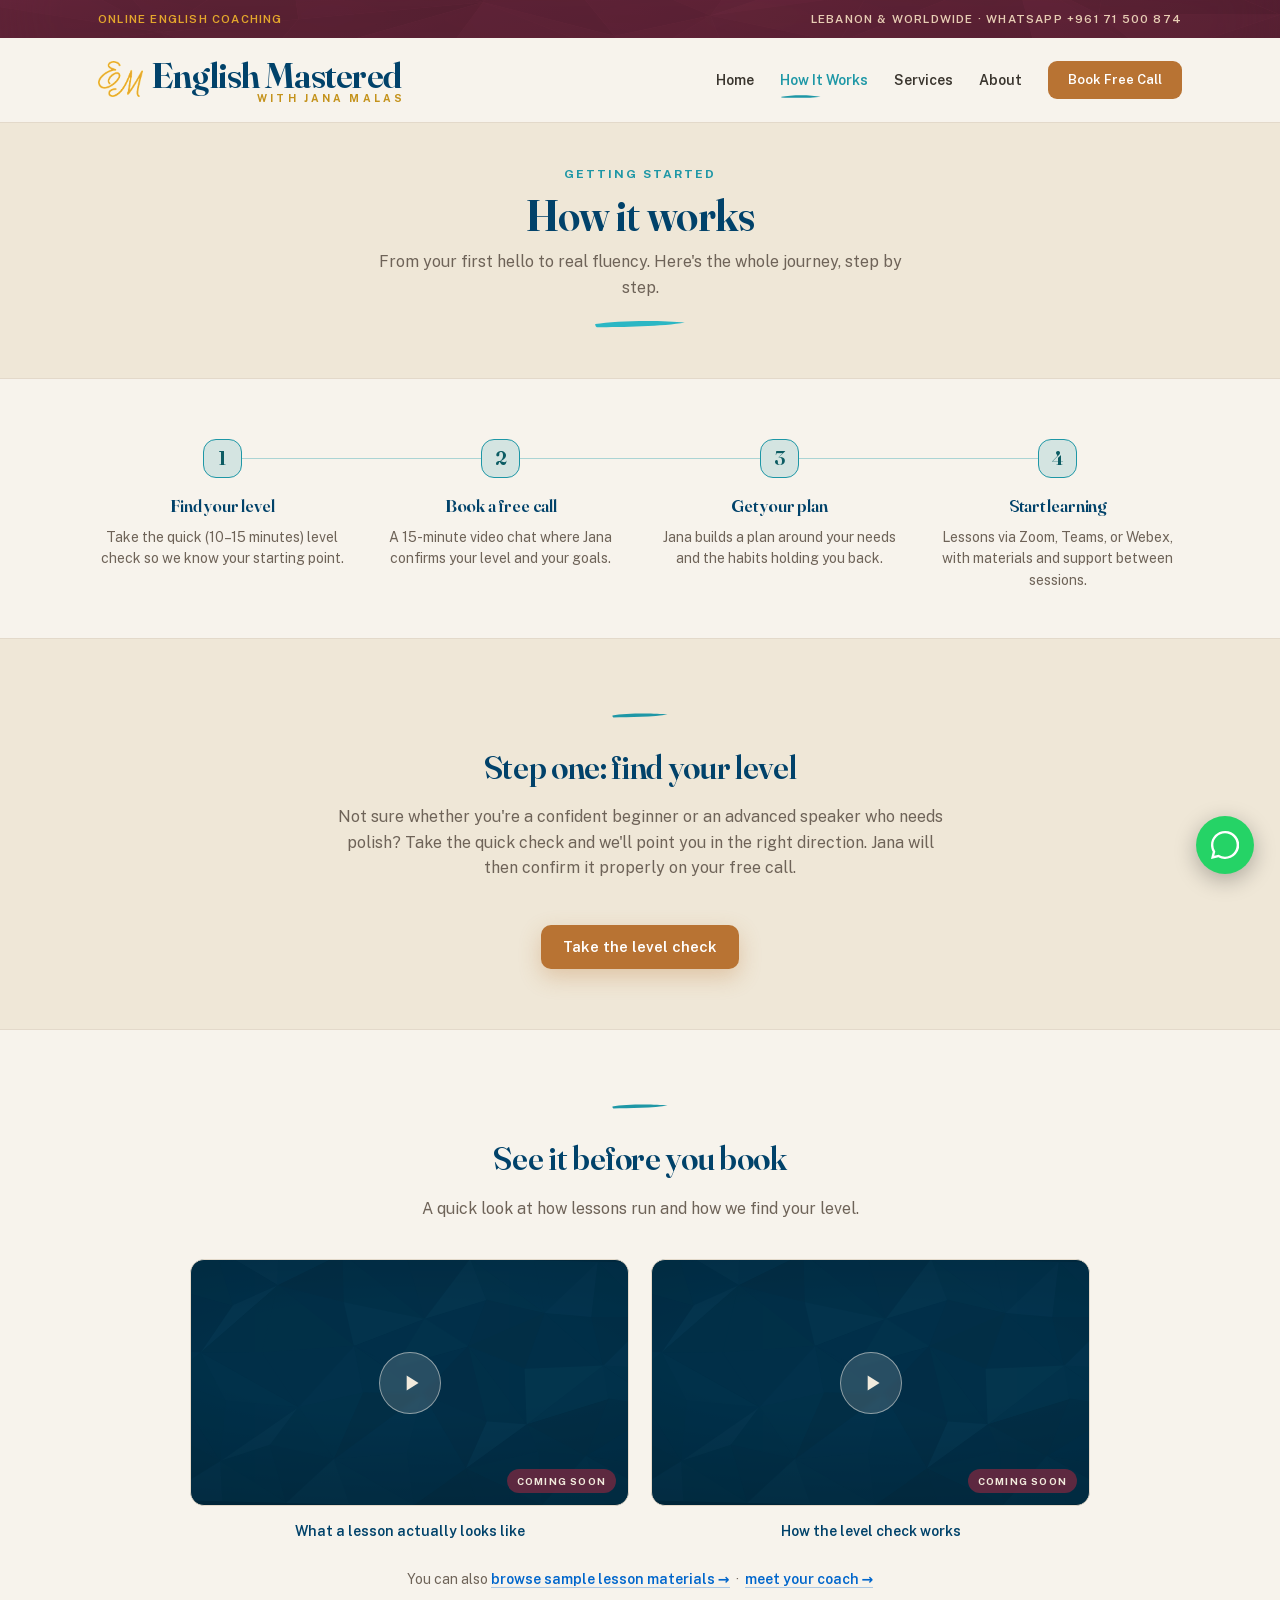
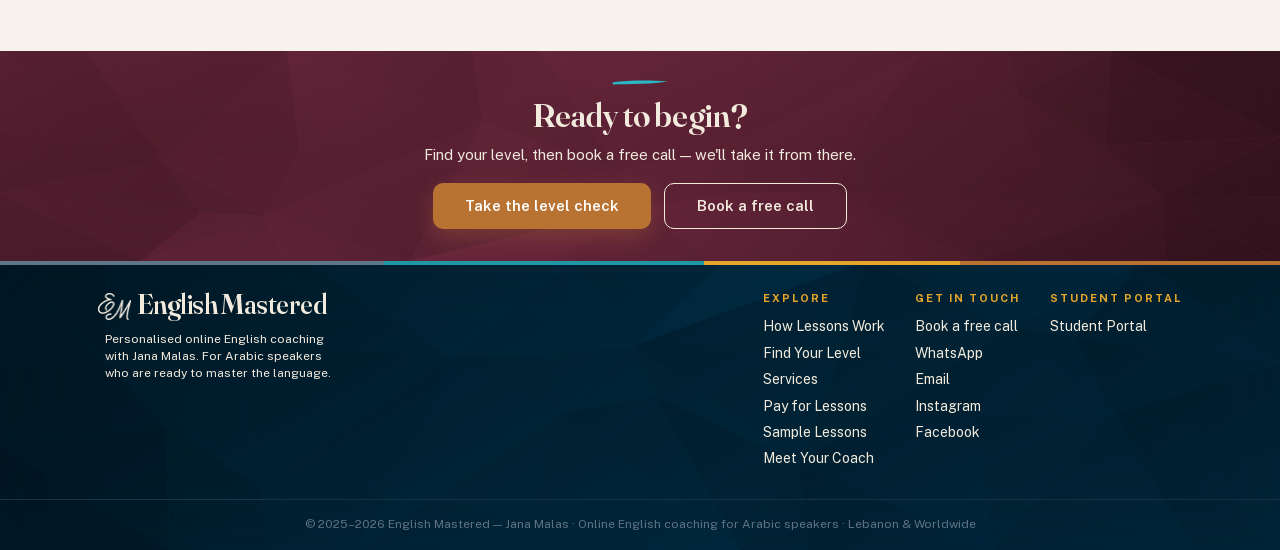
<file: start.html>
<!DOCTYPE html>
<html lang="en">
<head>
<meta charset="UTF-8">
<meta name="viewport" content="width=device-width, initial-scale=1">
<meta name="color-scheme" content="only light">
<title>How It Works — English Mastered</title>
<meta name="description" content="From your first hello to real fluency — here's exactly how lessons with Jana Malas work, step by step.">
<meta property="og:type" content="website">
<meta property="og:title" content="How It Works — English Mastered">
<meta property="og:description" content="From your first hello to real fluency — exactly how one-to-one online English lessons with Jana Malas work, step by step.">
<meta property="og:locale" content="en_US">
<meta property="og:url" content="https://englishmastered.org/start.html">
<meta property="og:site_name" content="English Mastered">
<meta property="og:image" content="https://englishmastered.org/img/og-start.png">
<meta property="og:image:width" content="1200">
<meta property="og:image:height" content="630">
<meta property="og:image:alt" content="English Mastered — online English coaching with Jana Malas">
<meta name="twitter:card" content="summary_large_image">
<meta name="twitter:title" content="How It Works — English Mastered">
<meta name="twitter:description" content="Exactly how one-to-one online English lessons with Jana Malas work, step by step.">
<meta name="twitter:image" content="https://englishmastered.org/img/og-start.png">
<meta name="theme-color" content="#01426A">
<link rel="canonical" href="https://englishmastered.org/start.html">
<script type="application/ld+json">
{
  "@context": "https://schema.org",
  "@type": "BreadcrumbList",
  "itemListElement": [
    { "@type": "ListItem", "position": 1, "name": "Home", "item": "https://englishmastered.org/" },
    { "@type": "ListItem", "position": 2, "name": "How It Works", "item": "https://englishmastered.org/start.html" }
  ]
}
</script>
<link rel="icon" type="image/png" href="assets/em-mark-gold.png">
<link rel="preload" href="assets/fonts/Fraunces-var.woff2" as="font" type="font/woff2" crossorigin>
<link rel="preload" href="assets/fonts/PublicSans-var.woff2" as="font" type="font/woff2" crossorigin>
<link rel="stylesheet" href="assets/fonts.css">
<style>
  :root{
    --navy:#01426A; --navy-deep:#013049; --teal:#1E97A6; --teal-bright:#2BB7C4;
    --caramel:#B87333; --paper:#F7F3EC; --paper-2:#EFE7D7; --pearl:#FCFBF5; --gold:#E4A72C;
    --text:#2A2520; --muted:#6E6358; --border:#E3D9CA; --on-deep:#F2EBDD; --on-deep-mute:#9DA7B1;
    --slate:#5E7689;
  }
  *{box-sizing:border-box}
  html{scroll-behavior:smooth}
  body{margin:0;font-family:'Public Sans',system-ui,sans-serif;color:var(--text);background:var(--paper);font-size:17px;line-height:1.6;}
  .wrap{max-width:1140px;margin:0 auto;padding:0 28px;}
  .fr,h1,h2,h3{font-family:'Fraunces',Georgia,serif;font-optical-sizing:auto;font-variation-settings:'opsz' 144,'wght' 620,'SOFT' 10,'WONK' 1;color:var(--navy);margin:0;letter-spacing:-.01em;}
  .wonk{font-variation-settings:'opsz' 144,'wght' 620,'SOFT' 10,'WONK' 1;}
  a{color:inherit;text-decoration:none;}
  .tlink{color:#0066CC;font-weight:600;border-bottom:1.5px solid rgba(0,102,204,.3);}
  .kicker{font-size:12px;font-weight:700;letter-spacing:2px;text-transform:uppercase;color:var(--teal);}
  /* brandbar / nav */
  .brandbar{position:relative;background:#6E2940;color:#E7CDB4;overflow:hidden;}
  
  .brandbar .wrap{position:relative;display:flex;justify-content:space-between;align-items:center;height:38px;font-size:11.5px;font-weight:600;letter-spacing:1.2px;text-transform:uppercase;}
  .brandbar .kc{color:var(--gold);}
  .brandbar a{color:#E7CDB4;}
  nav{background:var(--paper);border-bottom:1px solid var(--border);position:sticky;top:0;z-index:50;transition:box-shadow .2s ease,border-color .2s ease;}
  nav::after{content:"";position:absolute;left:0;right:0;bottom:-3px;height:3px;background:linear-gradient(90deg,#5E7689 0 30%,#1E97A6 30% 55%,#E4A72C 55% 75%,#B87333 75% 100%);transform:scaleX(0);transform-origin:left;transition:transform .8s cubic-bezier(.22,.61,.36,1);pointer-events:none;}
  nav.scrolled::after{transform:scaleX(1);}
  nav.scrolled{border-bottom-color:transparent;box-shadow:0 10px 26px rgba(1,48,73,.06);}
  .nav-inner{transition:height .2s ease;}
  nav.scrolled .nav-inner{height:68px;}
  /* lockup - scrolled: light_desktop at F=29 (cap 20.30). Geometry scales x 29/36.
     .brand-sub margin-right is NOT scaled - recomputed for "with Jana Malas" via
     constants.subline.x_align.formula at F=29: -0.42050 - 2.93658 + 0.20300 = -3.15408.
     Scoped to >=901px: "nav.scrolled .brand img" (0,2,2) outranks the mobile
     ".brand img" (0,1,1) even from inside the max-width:900px block, so unscoped it
     would drag F=29 desktop geometry onto phones. Mobile is light_mobile at F=28
     in every scroll position. */
  .brand{transition:gap .2s ease;}
  .brand img{transition:width .2s ease,height .2s ease,margin-top .2s ease;}
  .brand-text{transition:font-size .2s ease;}
  .brand-sub{transition:font-size .2s ease,margin-top .2s ease,margin-right .2s ease;}
  @media(min-width:901px){
    nav.scrolled .brand{gap:6.53px;}
    nav.scrolled .brand img{width:36.01px;height:28.83px;margin-top:3.63px;}
    nav.scrolled .brand-text{font-size:29px;}
    nav.scrolled .brand-sub{font-size:8.42px;margin-top:-0.34px;margin-right:-3.15px;}
  }
  .nav-inner{display:flex;align-items:center;justify-content:space-between;height:84px;}
  /* lockup - EM-wordmark-spec v6.2 - light_desktop, F=36. Colours are the frozen spec
     literals (#01426A / #C4921B), deliberately not --navy/--gold, so the lockup cannot
     drift if a token changes. Geometry is derived - do not round or tidy. */
  .brand{display:flex;align-items:flex-start;gap:8.10px;}
  .brand img{display:block;flex:none;width:44.71px;height:35.78px;margin-top:4.50px;filter:none;}
  .brand-text{font-family:'Fraunces',serif;font-weight:640;font-variation-settings:'opsz' 144,'SOFT' 10,'WONK' 1;font-size:36px;line-height:1;letter-spacing:-.02em;color:#01426A;white-space:nowrap;display:inline-block;}
  .brand-sub{display:block;font-family:'Public Sans',sans-serif;font-variation-settings:normal;font-weight:700;font-size:10.46px;letter-spacing:.30em;text-transform:uppercase;color:#C4921B;text-align:right;margin-top:-0.42px;margin-right:-3.92px;line-height:1;}
  .nav-links{display:flex;align-items:center;gap:26px;font-size:14px;font-weight:600;}
  .nav-links a{color:#3a352e;position:relative;padding:6px 0;}
  .nav-links a.active{color:var(--teal);}
  .nav-links a.active svg{position:absolute;left:0;bottom:-2px;}
  .nav-cta{background:var(--caramel)!important;color:#fff!important;padding:9px 20px!important;font-size:13px;border-radius:9px;}
  .nav-toggle-cb{display:none;}
  .nav-toggle{display:none;}
  .btn{display:inline-flex;align-items:center;justify-content:center;gap:9px;font-size:15px;font-weight:600;height:44px;padding:0 22px;box-sizing:border-box;white-space:nowrap;border-radius:10px;cursor:pointer;transition:transform .15s;}
  .btn:hover{transform:translateY(-2px);}
  .btn-primary{background:var(--caramel);color:#fff;box-shadow:0 8px 22px rgba(184,115,51,.3);}
  .btn-ghost{border:1.6px solid var(--on-deep);color:var(--on-deep);}
  /* page hero */
  .page-hero{position:relative;overflow:hidden;background:var(--paper-2);border-bottom:1px solid var(--border);color:var(--text);text-align:center;padding:42px 0;}
  .ph-inner{position:relative;z-index:1;width:100%;}
  .page-hero .kicker{color:var(--teal);margin-bottom:8px;font-size:12px;letter-spacing:2px;}
  .page-hero h1{color:var(--navy);font-size:44px;line-height:1.05;margin:0 0 11px;}
  .page-hero p{color:var(--muted);max-width:56ch;margin:0 auto;font-size:16px;}
  .page-hero .brushwing{margin:16px auto 0;}
  /* sections */
  .block{padding:60px 0;}
  .alt{background:var(--paper-2);border-top:1px solid var(--border);border-bottom:1px solid var(--border);}
  .section-head{text-align:center;max-width:62ch;margin:0 auto 38px;}
  .section-head h2{font-size:34px;margin:14px 0 10px;}
  .section-head p{color:var(--muted);font-size:16px;margin:0;}
  .section-head .brushwing{margin:0 auto;}
  /* steps */
  .steps{display:grid;grid-template-columns:repeat(4,1fr);gap:30px;}
  .step{position:relative;text-align:center;}
  .step .coin{width:39px;height:39px;border-radius:13px;background:#D4E4E1;border:1.5px solid var(--teal);color:#0C5C63;font-family:'Fraunces',serif;font-variation-settings:'opsz' 144,'wght' 640,'WONK' 1;font-size:20px;line-height:1;display:flex;align-items:center;justify-content:center;position:relative;z-index:1;margin:0 auto 14px;}
  .step::after{content:"";position:absolute;left:calc(50% + 19.5px);top:18.75px;width:calc(100% - 9px);height:1.5px;background:rgba(30,151,166,.35);}
  .steps .step:last-child::after{display:none;}
  .step h3{font-size:18px;margin:0 0 6px;}
  .step p{font-size:14px;line-height:1.55;color:var(--muted);margin:0;}
  /* level highlight */
  .level-cta{text-align:center;}
  .level-cta .btn{margin-top:6px;}
  /* video grid */
  .video-grid{display:grid;grid-template-columns:1fr 1fr;gap:22px;max-width:900px;margin:0 auto;}
  .video-embed{position:relative;aspect-ratio:16/9;border-radius:14px;overflow:hidden;background:#013049;border:1px solid var(--border);display:flex;align-items:center;justify-content:center;}
  .video-embed::before{content:"";position:absolute;inset:0;background:url(assets/mosaic-navy-footer.svg) center/cover;opacity:.6;}
  .video-embed .play{position:relative;z-index:1;width:62px;height:62px;border-radius:50%;background:rgba(247,243,236,.16);backdrop-filter:blur(2px);display:flex;align-items:center;justify-content:center;border:1.5px solid rgba(247,243,236,.5);}
  .video-embed .play svg{width:26px;height:26px;fill:var(--on-deep);margin-left:3px;}
  .video-soon{position:absolute;z-index:1;bottom:12px;right:12px;font-size:10px;font-weight:700;letter-spacing:1.2px;text-transform:uppercase;color:var(--on-deep);background:rgba(110,41,64,.85);padding:4px 10px;border-radius:20px;}
  .video-cap{text-align:center;font-size:14px;font-weight:600;color:var(--navy);margin:14px 0 0;}
  .video-note{text-align:center;color:var(--muted);font-size:14px;margin:26px auto 0;}
  /* cta band */
  .cta-band{position:relative;overflow:hidden;background:#6E2940;color:var(--on-deep);text-align:center;min-height:210px;display:flex;align-items:center;padding:0 0 12px;}
  
  .cta-band .btn{width:auto;min-width:0;height:46px;padding:0 32px;}
  .cta-inner{position:relative;z-index:1;padding:0 28px;width:100%;}
  .cta-band h2{color:var(--on-deep);font-size:34px;line-height:1.05;margin:0 0 9px;}
  .cta-band p{color:var(--on-deep);margin:0 0 16px;font-size:15px;}
  .cta-band .brushwing{margin:0 auto 5px;}
  .cta-band .btns{display:flex;gap:13px;justify-content:center;flex-wrap:wrap;}
  /* footer */
  footer{position:relative;background:#013049;color:var(--on-deep-mute);overflow:hidden;}
  
  footer>*{position:relative;z-index:1;}
  .foot-rule{height:4px;background:linear-gradient(90deg,#5E7689 0 30%,var(--teal) 30% 55%,var(--gold) 55% 75%,var(--caramel) 75% 100%);}
  .foot-inner{display:flex;justify-content:space-between;flex-wrap:wrap;gap:24px;padding:25px 28px;}
  .foot-brand-col{display:flex;flex-direction:column;max-width:24em;}
  /* lockup - spec v6.2 `dark`, F=28 (cap 19.60), mapped onto the footer's own class
     names: .brand -> .foot-brand, .brand img -> .foot-brand img, .brand-text -> .b1.
     Mark is the cream cut and carries the x0.94 reversed compensation (26.16 vs the
     light 27.83 at the same F). Wordmark weight is 615, not 640. No subline on dark. */
  .foot-brand{display:flex;align-items:flex-start;gap:6.29px;}
  .foot-brand img{display:block;flex:none;width:32.68px;height:26.16px;margin-top:3.51px;filter:none;}
  .foot-brand .b1{font-family:'Fraunces',serif;font-weight:615;font-variation-settings:'opsz' 144,'SOFT' 10,'WONK' 1;font-size:28px;line-height:1;letter-spacing:-.02em;color:#F2EBDD;white-space:nowrap;display:inline-block;}
  .foot-tag{font-size:12px;line-height:1.4;color:var(--on-deep);margin:9px 0 0 7px;max-width:234px;}
  .foot-links{display:flex;gap:30px;font-size:14px;}
  .foot-col h4{font-family:'Public Sans';font-size:11px;font-weight:700;letter-spacing:2px;text-transform:uppercase;color:var(--gold);margin:0 0 8px;}
  .foot-col a{display:block;color:var(--on-deep);margin-bottom:4px;}
  .copyright{border-top:1px solid #1a3247;padding:15.5px 28px;font-size:12px;color:#5f7385;text-align:center;}
  .wa-btn{position:fixed;bottom:26px;right:26px;width:58px;height:58px;background:#25d366;border-radius:50%;display:flex;align-items:center;justify-content:center;box-shadow:0 6px 22px rgba(0,0,0,.28);z-index:200;transition:transform .2s;}
  .wa-btn:hover{transform:scale(1.1);}
  .reveal{opacity:0;transform:translateY(26px);transition:opacity .6s ease,transform .6s ease;}
  .reveal.in{opacity:1;transform:none;}
  @media(prefers-reduced-motion:reduce){.reveal{opacity:1;transform:none;transition:none;}}
  @media(max-width:900px){
    .steps{grid-template-columns:1fr 1fr;}
    .step::after{display:none;}
    .page-hero p{white-space:normal;}
    .video-grid{grid-template-columns:1fr;}
    /* lockup - spec v6.2 light_mobile, F=28 (cap 19.60). Recipe is identical on every
       page; only this page's trigger width differs (900px here). font-variation-settings
       is non-additive so it is restated in full to keep SOFT 10. letter-spacing stays
       .30em from the base rule. margin-right is the spec's published value - see the
       opsz caveat in the handover notes. */
    .brand{gap:6.29px;}
    .brand img{width:34.77px;height:27.83px;margin-top:3.50px;}
    .brand-text{font-size:28px;font-variation-settings:'opsz' 80,'SOFT' 10,'WONK' 1;}
    .brand-sub{font-size:8.13px;margin-top:-0.33px;margin-right:-3.05px;}
    .brandbar .wrap{flex-direction:column;height:auto;gap:1px;padding-top:5px;padding-bottom:5px;font-size:9.5px;letter-spacing:.4px;text-align:center;line-height:1.35;justify-content:center;}
    .nav-toggle{display:flex;flex-direction:column;justify-content:center;gap:5px;width:44px;height:44px;cursor:pointer;margin-right:-6px;}
    .nav-toggle span{display:block;width:26px;height:2px;background:var(--navy);border-radius:2px;transition:transform .25s ease,opacity .2s ease;}
    .nav-toggle-cb:checked ~ .nav-toggle span:nth-child(1){transform:translateY(7px) rotate(45deg);}
    .nav-toggle-cb:checked ~ .nav-toggle span:nth-child(2){opacity:0;}
    .nav-toggle-cb:checked ~ .nav-toggle span:nth-child(3){transform:translateY(-7px) rotate(-45deg);}
    .nav-links{position:absolute;top:100%;left:0;right:0;flex-direction:column;align-items:stretch;gap:0;background:var(--paper);border-bottom:1px solid var(--border);box-shadow:0 18px 30px rgba(1,48,73,.10);padding:0 28px;max-height:0;overflow:hidden;opacity:0;pointer-events:none;transition:max-height .32s ease,opacity .22s ease,padding .32s ease;}
    .nav-toggle-cb:checked ~ .nav-links{max-height:460px;opacity:1;pointer-events:auto;padding:6px 28px 14px;}
    .nav-links a{padding:13px 2px;border-bottom:1px solid rgba(227,217,202,.7);font-size:16px;width:100%;}
    .nav-links a.active svg{display:none;}
    .nav-links a:last-child{border-bottom:0;}
    .nav-cta{align-self:flex-start;width:auto;margin-top:12px;padding:11px 22px!important;border-radius:9px;}
    .page-hero{padding:34px 0;}
    .page-hero h1{font-size:34px;line-height:1.1;margin:0 0 10px;}
    .page-hero p{font-size:15px;}
    .page-hero .brushwing{margin:14px auto 0;}
    .cta-band{min-height:auto;padding:52px 0;}
    .cta-band h2{font-size:28px;}
  }
</style>
<style id="em-mobile-fix">
/* mobile layout fixes */
html,body{overflow-x:clip}
@media(max-width:900px){ .step .crow::before{display:none!important} }
@media(max-width:860px){
  .section-head p,.cta-band h2,.page-hero p{white-space:normal!important}
}
@media(max-width:640px){
  .brandbar .kc{display:none}
  .brandbar .wrap{justify-content:center}
}
</style>
</head>
<body>

<!-- BRAND BAR -->
<div class="brandbar" data-em-mosaic="surf-bar" data-em-color="#6E2940">
  <div class="wrap">
    <span class="kc">Online English Coaching</span>
    <span>Lebanon &amp; Worldwide&nbsp;·&nbsp;<a href="https://wa.me/96171500874" target="_blank" rel="noopener">WhatsApp +961 71 500 874</a></span>
  </div>
</div>

<!-- NAV -->
<nav>
  <div class="wrap nav-inner">
    <a class="brand" href="index.html">
      <img src="assets/mono-gold-d12@3x.png" alt="">
      <span class="brand-text">English Mastered<span class="brand-sub">with Jana Malas</span></span>
    </a>
    <input type="checkbox" id="navtoggle" class="nav-toggle-cb" aria-label="Open menu">
    <label class="nav-toggle" for="navtoggle" aria-hidden="true"><span></span><span></span><span></span></label>
    <div class="nav-links">
      <a href="index.html">Home</a>
      <a href="start.html" class="active">How It Works<svg viewBox="0 0 60 8" width="42" height="6"><path d="M2 5 C 16 2 44 2 58 5 C 44 7 18 7 2 6 Z" fill="#1E97A6"></path></svg></a>
      <a href="services.html">Services</a>
      <a href="about.html">About</a>
      <a href="book.html" class="nav-cta">Book Free Call</a>
    </div>
  </div>
</nav>

<!-- PAGE HERO -->
<header class="page-hero">
  <div class="wrap ph-inner">
    <p class="kicker">Getting Started</p>
    <h1 class="wonk">How it works</h1>
    <p>From your first hello to real fluency. Here's the whole journey, step by step.</p>
    <svg class="brushwing" viewBox="0 0 120 14" width="150" height="11"><path d="M3 9 C 30 4 90 4 117 7 C 90 12 36 13 5 13 C 3 12 3 10 3 9 Z" fill="#2BB7C4"></path></svg>
  </div>
</header>

<!-- STEPS -->
<section class="block" style="padding-bottom:46px;">
  <div class="wrap">
    <div class="steps">
      <div class="step reveal">
        <div class="coin">1</div>
        <h3>Find your level</h3>
        <p>Take the quick (10–15 minutes) level check so we know your starting point.</p>
      </div>
      <div class="step reveal">
        <div class="coin">2</div>
        <h3>Book a free call</h3>
        <p>A 15-minute video chat where Jana confirms your level and your goals.</p>
      </div>
      <div class="step reveal">
        <div class="coin">3</div>
        <h3>Get your plan</h3>
        <p>Jana builds a plan around your needs and the habits holding you back.</p>
      </div>
      <div class="step reveal">
        <div class="coin">4</div>
        <h3>Start learning</h3>
        <p>Lessons via Zoom, Teams, or Webex, with materials and support between sessions.</p>
      </div>
    </div>
  </div>
</section>

<!-- LEVEL CHECK HIGHLIGHT -->
<section class="block alt">
  <div class="wrap">
    <div class="section-head reveal">
      <svg class="brushwing" viewBox="0 0 120 14" width="58" height="7"><path d="M3 9 C 30 4 90 4 117 7 C 90 12 36 13 5 13 C 3 12 3 10 3 9 Z" fill="#1E97A6"></path></svg>
      <h2 class="wonk">Step one: find your level</h2>
      <p>Not sure whether you're a confident beginner or an advanced speaker who needs polish? Take the quick check and we'll point you in the right direction. Jana will then confirm it properly on your free call.</p>
    </div>
    <div class="level-cta reveal">
      <a href="level-test.html" class="btn btn-primary">Take the level check</a>
    </div>
  </div>
</section>

<!-- WATCH FIRST -->
<section class="block">
  <div class="wrap">
    <div class="section-head reveal">
      <svg class="brushwing" viewBox="0 0 120 14" width="58" height="7"><path d="M3 9 C 30 4 90 4 117 7 C 90 12 36 13 5 13 C 3 12 3 10 3 9 Z" fill="#1E97A6"></path></svg>
      <h2 class="wonk">See it before you book</h2>
      <p>A quick look at how lessons run and how we find your level.</p>
    </div>
    <div class="video-grid reveal">
      <div>
        <div class="video-embed">
          <span class="play"><svg viewBox="0 0 24 24"><path d="M8 5v14l11-7z"></path></svg></span>
          <span class="video-soon">Coming soon</span>
        </div>
        <p class="video-cap">What a lesson actually looks like</p>
      </div>
      <div>
        <div class="video-embed">
          <span class="play"><svg viewBox="0 0 24 24"><path d="M8 5v14l11-7z"></path></svg></span>
          <span class="video-soon">Coming soon</span>
        </div>
        <p class="video-cap">How the level check works</p>
      </div>
    </div>
    <p class="video-note">You can also <a class="tlink" href="samples.html">browse sample lesson materials →</a> &nbsp;·&nbsp; <a class="tlink" href="about.html">meet your coach →</a></p>
  </div>
</section>

<!-- FINAL CTA -->
<section class="cta-band" data-em-mosaic="surf" data-em-color="#6E2940">
  <div class="wrap cta-inner reveal">
    <svg class="brushwing" viewBox="0 0 120 14" width="58" height="7"><path d="M3 9 C 30 4 90 4 117 7 C 90 12 36 13 5 13 C 3 12 3 10 3 9 Z" fill="#2BB7C4"></path></svg>
    <h2 class="wonk">Ready to begin?</h2>
    <p>Find your level, then book a free call — we'll take it from there.</p>
    <div class="btns">
      <a href="level-test.html" class="btn btn-primary">Take the level check</a>
      <a href="book.html" class="btn btn-ghost">Book a free call</a>
    </div>
  </div>
</section>

<!-- FOOTER -->
<footer data-em-mosaic="surf-footer" data-em-color="#013049">
  <div class="foot-rule"></div>
  <div class="wrap foot-inner">
    <div class="foot-brand-col">
      <div class="foot-brand">
        <img src="assets/mono-cream-d12@3x.png" alt="">
        <div><div class="b1">English Mastered</div></div>
      </div>
      <p class="foot-tag">Personalised online English coaching with Jana Malas. For Arabic speakers who are ready to master the language.</p>
    </div>
    <div class="foot-links">
      <div class="foot-col"><h4>Explore</h4><a href="start.html">How Lessons Work</a><a href="level-test.html">Find Your Level</a><a href="services.html">Services</a><a href="payments.html">Pay for Lessons</a><a href="samples.html">Sample Lessons</a><a href="about.html">Meet Your Coach</a></div>
      <div class="foot-col"><h4>Get in touch</h4><a href="book.html">Book a free call</a><a href="https://wa.me/96171500874" target="_blank" rel="noopener">WhatsApp</a><a href="mailto:jana@englishmastered.org">Email</a><a href="https://instagram.com/english_mastered" target="_blank" rel="noopener">Instagram</a><a href="https://www.facebook.com/profile.php?id=100077407694745" target="_blank" rel="noopener">Facebook</a></div>
      <div class="foot-col"><h4>Student Portal</h4><a href="https://students.englishmastered.org">Student Portal</a></div>
    </div>
  </div>
  <div class="copyright">© 2025–2026 English Mastered — Jana Malas · Online English coaching for Arabic speakers · Lebanon &amp; Worldwide</div>
</footer>

<!-- WHATSAPP -->
<a href="https://wa.me/96171500874" target="_blank" rel="noopener" class="wa-btn" aria-label="Chat on WhatsApp">
  <svg xmlns="http://www.w3.org/2000/svg" viewBox="0 0 32 32" width="28" height="28" fill="white"><path d="M16 0C7.16 0 0 7.16 0 16c0 2.82.74 5.47 2.03 7.77L0 32l8.47-2.02A16 16 0 1016 0zm0 29.33a13.27 13.27 0 01-6.78-1.86l-.49-.29-5.03 1.2 1.22-4.91-.32-.5A13.24 13.24 0 012.67 16C2.67 8.64 8.64 2.67 16 2.67S29.33 8.64 29.33 16 23.36 29.33 16 29.33z"/></svg>
</a>

<script>
  const obs = new IntersectionObserver((es)=>{es.forEach(e=>{if(e.isIntersecting)e.target.classList.add('in');});},{threshold:.12});
  document.querySelectorAll('.reveal').forEach(el=>obs.observe(el));
</script>


<script src="assets/em-mosaic.js"></script>
<script>
  (function(){var nav=document.querySelector('nav');if(!nav)return;
    function on(){nav.classList.toggle('scrolled',window.scrollY>38);}
    addEventListener('scroll',on,{passive:true});on();})();
</script>
</body>
</html>
</file>
<file: assets/fonts.css>
/* ============================================================
   English Mastered — self-hosted webfonts
   Replaces: https://fonts.googleapis.com/css2?family=Fraunces...

   Why self-hosted: privacy browsers (DuckDuckGo, Brave, Firefox
   with strict ETP, uBlock Origin, and most content blockers)
   block fonts.googleapis.com and fonts.gstatic.com as Google
   endpoints. When that happens the page silently falls back to
   the device serif/sans and the brand typography disappears.
   Serving from englishmastered.org is first-party, so nothing
   blocks it — and it removes two DNS + TLS handshakes.

   Files are variable fonts. Fraunces has SOFT pinned at 10 and
   WONK at 1 to match exactly what Google Fonts was serving, so
   this swap is visually identical to the old <link>.
   ============================================================ */

/* Fraunces — variable: opsz 9–144, wght 400–700 */
@font-face {
  font-family: 'Fraunces';
  src: url('fonts/Fraunces-var.woff2') format('woff2');
  font-weight: 400 700;
  font-style: normal;
  font-stretch: normal;
  font-display: swap;
}

/* Public Sans — variable: wght 300–800 */
@font-face {
  font-family: 'Public Sans';
  src: url('fonts/PublicSans-var.woff2') format('woff2');
  font-weight: 300 800;
  font-style: normal;
  font-display: swap;
}

@font-face {
  font-family: 'Public Sans';
  src: url('fonts/PublicSans-Italic-var.woff2') format('woff2');
  font-weight: 300 800;
  font-style: italic;
  font-display: swap;
}

/* Markazi Text — variable: wght 400–700. Arabic-only subset (same
   unicode-range Google Fonts served under the "arabic" split), used
   for .gc-ar on the homepage goal cards. Was still loaded from
   fonts.googleapis.com/fonts.gstatic.com after the Fraunces/Public
   Sans self-host above — same breakage, one CDN request left over.
   Self-hosted here for the same reason: privacy browsers block
   Google's font hosts and the Arabic labels silently fell back.
   Do not re-add the Google Fonts <link> for this. */
@font-face {
  font-family: 'Markazi Text';
  src: url('fonts/MarkaziText-Arabic-var.woff2') format('woff2');
  font-weight: 400 700;
  font-style: normal;
  font-display: swap;
  unicode-range: U+0600-06FF, U+0750-077F, U+0870-088E, U+0890-0891, U+0897-08E1, U+08E3-08FF, U+200C-200E, U+2010-2011, U+204F, U+2E41, U+FB50-FDFF, U+FE70-FE74, U+FE76-FEFC, U+102E0-102FB, U+10E60-10E7E, U+10EC2-10EC4, U+10EFC-10EFF, U+1EE00-1EE03, U+1EE05-1EE1F, U+1EE21-1EE22, U+1EE24, U+1EE27, U+1EE29-1EE32, U+1EE34-1EE37, U+1EE39, U+1EE3B, U+1EE42, U+1EE47, U+1EE49, U+1EE4B, U+1EE4D-1EE4F, U+1EE51-1EE52, U+1EE54, U+1EE57, U+1EE59, U+1EE5B, U+1EE5D, U+1EE5F, U+1EE61-1EE62, U+1EE64, U+1EE67-1EE6A, U+1EE6C-1EE72, U+1EE74-1EE77, U+1EE79-1EE7C, U+1EE7E, U+1EE80-1EE89, U+1EE8B-1EE9B, U+1EEA1-1EEA3, U+1EEA5-1EEA9, U+1EEAB-1EEBB, U+1EEF0-1EEF1;
}

/* ------------------------------------------------------------
   Metric-matched fallbacks. These only ever render during the
   swap window, or if a webfont fails outright. Without them the
   fallback serif is noticeably wider than Fraunces and the
   header visibly reflows when the real font arrives.
   ------------------------------------------------------------ */
@font-face {
  font-family: 'Fraunces Fallback';
  src: local('Georgia'), local('Times New Roman'), local('Noto Serif'), local('serif');
  size-adjust: 96%;          /* tune by eye: Fraunces x-height is 48.2% of em */
  ascent-override: 97.8%;    /* measured from Fraunces */
  descent-override: 25.5%;
  line-gap-override: 0%;
}

@font-face {
  font-family: 'Public Sans Fallback';
  src: local('Helvetica Neue'), local('Arial'), local('Roboto'), local('sans-serif');
  size-adjust: 100%;         /* Public Sans x-height is 51.7% of em */
  ascent-override: 95%;      /* measured from Public Sans */
  descent-override: 22.5%;
  line-gap-override: 0%;
}
</file>
